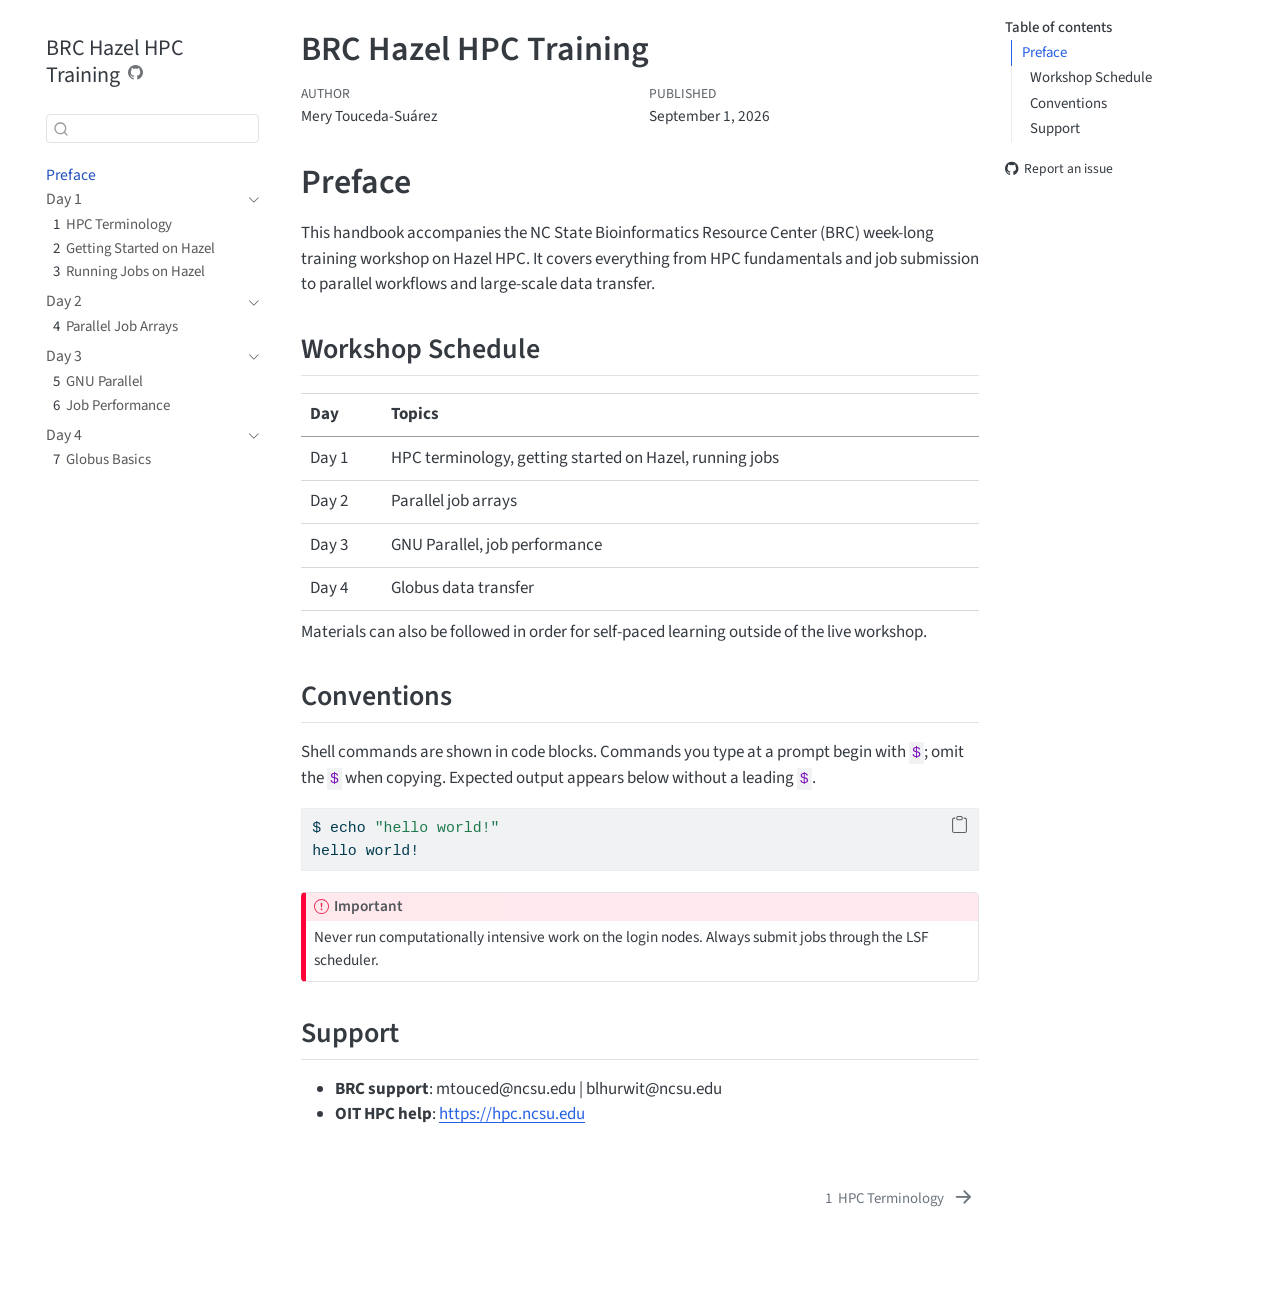
<file: index.html>
<!DOCTYPE html>
<html xmlns="http://www.w3.org/1999/xhtml" lang="en" xml:lang="en"><head>

<meta charset="utf-8">
<meta name="generator" content="quarto-1.10.18">

<meta name="viewport" content="width=device-width, initial-scale=1.0, user-scalable=yes">

<meta name="author" content="Mery Touceda-Suárez">
<meta name="dcterms.date" content="2026-09-01">

<title>BRC Hazel HPC Training</title>
<style>
/* Default styles provided by pandoc.
** See https://pandoc.org/MANUAL.html#variables-for-html for config info.
*/
span.smallcaps{font-variant: small-caps;}
div.columns{display: flex; gap: 1.5em;}
div.column{flex: auto;}
@media screen {
div.columns{gap: min(4vw, 1.5em);}
div.column{overflow-x: auto;}
}
div.hanging-indent{margin-left: 1.5em; text-indent: -1.5em;}
ul.task-list{list-style: none;}
ul.task-list li input[type="checkbox"] {
  width: 0.8em;
  margin: 0 0.8em 0.2em -1em; /* quarto-specific, see https://github.com/quarto-dev/quarto-cli/issues/4556 */ 
  vertical-align: middle;
}
/* CSS for syntax highlighting */
html { -webkit-text-size-adjust: 100%; }
pre > code.sourceCode { white-space: pre; position: relative; }
pre > code.sourceCode > span { display: inline-block; line-height: 1.25; }
pre > code.sourceCode > span:empty { height: 1.2em; }
.sourceCode { overflow: visible; }
code.sourceCode > span { color: inherit; text-decoration: inherit; }
div.sourceCode { margin: 1em 0; }
pre.sourceCode { margin: 0; }
@media screen {
div.sourceCode { overflow: auto; }
}
@media print {
pre > code.sourceCode { white-space: pre-wrap; }
pre > code.sourceCode > span { text-indent: -5em; padding-left: 5em; }
}
pre.numberSource code
  { counter-reset: source-line 0; }
pre.numberSource code > span
  { position: relative; left: -4em; counter-increment: source-line; }
pre.numberSource code > span > a:first-child::before
  { content: counter(source-line);
    position: relative; left: -1em; text-align: right; vertical-align: baseline;
    border: none; display: inline-block;
    -webkit-touch-callout: none; -webkit-user-select: none;
    -khtml-user-select: none; -moz-user-select: none;
    -ms-user-select: none; user-select: none;
    padding: 0 4px; width: 4em;
  }
pre.numberSource { margin-left: 3em;  padding-left: 4px; }
div.sourceCode
  {   }
@media screen {
pre > code.sourceCode > span > a:first-child::before { text-decoration: underline; }
}
</style>


<script src="site_libs/quarto-nav/quarto-nav.js"></script>
<script src="site_libs/quarto-nav/headroom.min.js"></script>
<script src="site_libs/clipboard/clipboard.min.js"></script>
<script src="site_libs/quarto-search/autocomplete.umd.js"></script>
<script src="site_libs/quarto-search/fuse.min.js"></script>
<script src="site_libs/quarto-search/quarto-search.js"></script>
<meta name="quarto:offset" content="./">
<link href="./notebooks/00_hpc_terminology.html" rel="next">
<script src="site_libs/quarto-html/quarto.js" type="module"></script>
<script src="site_libs/quarto-html/tabsets/tabsets.js" type="module"></script>
<script src="site_libs/quarto-html/popper.min.js"></script>
<script src="site_libs/quarto-html/tippy.umd.min.js"></script>
<script src="site_libs/quarto-html/anchor.min.js"></script>
<link href="site_libs/quarto-html/tippy.css" rel="stylesheet">
<link href="site_libs/quarto-html/quarto-syntax-highlighting-64a204ab8560d761af7679ceaba22944.css" rel="stylesheet" id="quarto-text-highlighting-styles">
<script src="site_libs/bootstrap/bootstrap.min.js"></script>
<link href="site_libs/bootstrap/bootstrap-icons.css" rel="stylesheet">
<link href="site_libs/bootstrap/bootstrap-77f877a8bbdaf906de76408b5606b2fd.min.css" rel="stylesheet" append-hash="true" id="quarto-bootstrap" data-mode="light">
<script id="quarto-search-options" type="application/json">{
  "location": "sidebar",
  "copy-button": false,
  "collapse-after": 3,
  "panel-placement": "start",
  "type": "textbox",
  "limit": 50,
  "keyboard-shortcut": [
    "f",
    "/",
    "s"
  ],
  "show-item-context": false,
  "language": {
    "search-no-results-text": "No results",
    "search-matching-documents-text": "matching documents",
    "search-copy-link-title": "Copy link to search",
    "search-hide-matches-text": "Hide additional matches",
    "search-more-match-text": "more match in this document",
    "search-more-matches-text": "more matches in this document",
    "search-clear-button-title": "Clear",
    "search-text-placeholder": "",
    "search-detached-cancel-button-title": "Cancel",
    "search-submit-button-title": "Submit",
    "search-label": "Search"
  }
}</script>


</head>

<body class="nav-sidebar floating quarto-light">

<div id="quarto-search-results"></div>
  <header id="quarto-header" class="headroom fixed-top">
  <nav class="quarto-secondary-nav">
    <div class="container-fluid d-flex">
      <button type="button" class="quarto-btn-toggle btn" data-bs-toggle="collapse" role="button" data-bs-target=".quarto-sidebar-collapse-item" aria-controls="quarto-sidebar" aria-expanded="false" aria-label="Toggle sidebar navigation" onclick="if (window.quartoToggleHeadroom) { window.quartoToggleHeadroom(); }">
        <i class="bi bi-layout-text-sidebar-reverse"></i>
      </button>
        <nav class="quarto-page-breadcrumbs" aria-label="breadcrumb"><ol class="breadcrumb"><li class="breadcrumb-item"><a href="./index.html">Preface</a></li></ol></nav>
        <a class="flex-grow-1" role="navigation" data-bs-toggle="collapse" data-bs-target=".quarto-sidebar-collapse-item" aria-controls="quarto-sidebar" aria-expanded="false" aria-label="Toggle sidebar navigation" onclick="if (window.quartoToggleHeadroom) { window.quartoToggleHeadroom(); }">      
        </a>
      <button type="button" class="btn quarto-search-button" aria-label="Search" onclick="window.quartoOpenSearch();">
        <i class="bi bi-search"></i>
      </button>
    </div>
  </nav>
</header>
<!-- content -->
<div id="quarto-content" class="quarto-container page-columns page-rows-contents page-layout-article">
<!-- sidebar -->
  <nav id="quarto-sidebar" class="sidebar collapse collapse-horizontal quarto-sidebar-collapse-item sidebar-navigation floating overflow-auto">
    <div class="pt-lg-2 mt-2 text-left sidebar-header">
    <div class="sidebar-title mb-0 py-0">
      <a href="./">BRC Hazel HPC Training</a> 
        <div class="sidebar-tools-main">
    <a href="https://github.com/hurwitzlab/brc_hazel_training" title="Source Code" class="quarto-navigation-tool px-1" aria-label="Source Code"><i class="bi bi-github"></i></a>
</div>
    </div>
      </div>
        <div class="mt-2 flex-shrink-0 align-items-center">
        <div class="sidebar-search">
        <div id="quarto-search" class="" title="Search"></div>
        </div>
        </div>
    <div class="sidebar-menu-container"> 
    <ul class="list-unstyled mt-1">
        <li class="sidebar-item">
  <div class="sidebar-item-container"> 
  <a href="./index.html" class="sidebar-item-text sidebar-link active">
 <span class="menu-text">Preface</span></a>
  </div>
</li>
        <li class="sidebar-item sidebar-item-section">
      <div class="sidebar-item-container"> 
            <a class="sidebar-item-text sidebar-link text-start" data-bs-toggle="collapse" data-bs-target="#quarto-sidebar-section-1" role="navigation" aria-expanded="true">
 <span class="menu-text">Day 1</span></a>
          <a class="sidebar-item-toggle text-start" data-bs-toggle="collapse" data-bs-target="#quarto-sidebar-section-1" role="navigation" aria-expanded="true" aria-label="Toggle section">
            <i class="bi bi-chevron-right ms-2"></i>
          </a> 
      </div>
      <ul id="quarto-sidebar-section-1" class="collapse list-unstyled sidebar-section depth1 show">  
          <li class="sidebar-item">
  <div class="sidebar-item-container"> 
  <a href="./notebooks/00_hpc_terminology.html" class="sidebar-item-text sidebar-link">
 <span class="menu-text"><span class="chapter-number">1</span>&nbsp; <span class="chapter-title">HPC Terminology</span></span></a>
  </div>
</li>
          <li class="sidebar-item">
  <div class="sidebar-item-container"> 
  <a href="./notebooks/01_ncsu_hazel_hpc.html" class="sidebar-item-text sidebar-link">
 <span class="menu-text"><span class="chapter-number">2</span>&nbsp; <span class="chapter-title">Getting Started on Hazel</span></span></a>
  </div>
</li>
          <li class="sidebar-item">
  <div class="sidebar-item-container"> 
  <a href="./notebooks/02_hazel_jobs.html" class="sidebar-item-text sidebar-link">
 <span class="menu-text"><span class="chapter-number">3</span>&nbsp; <span class="chapter-title">Running Jobs on Hazel</span></span></a>
  </div>
</li>
      </ul>
  </li>
        <li class="sidebar-item sidebar-item-section">
      <div class="sidebar-item-container"> 
            <a class="sidebar-item-text sidebar-link text-start" data-bs-toggle="collapse" data-bs-target="#quarto-sidebar-section-2" role="navigation" aria-expanded="true">
 <span class="menu-text">Day 2</span></a>
          <a class="sidebar-item-toggle text-start" data-bs-toggle="collapse" data-bs-target="#quarto-sidebar-section-2" role="navigation" aria-expanded="true" aria-label="Toggle section">
            <i class="bi bi-chevron-right ms-2"></i>
          </a> 
      </div>
      <ul id="quarto-sidebar-section-2" class="collapse list-unstyled sidebar-section depth1 show">  
          <li class="sidebar-item">
  <div class="sidebar-item-container"> 
  <a href="./notebooks/04_parallel_jobs.html" class="sidebar-item-text sidebar-link">
 <span class="menu-text"><span class="chapter-number">4</span>&nbsp; <span class="chapter-title">Parallel Job Arrays</span></span></a>
  </div>
</li>
      </ul>
  </li>
        <li class="sidebar-item sidebar-item-section">
      <div class="sidebar-item-container"> 
            <a class="sidebar-item-text sidebar-link text-start" data-bs-toggle="collapse" data-bs-target="#quarto-sidebar-section-3" role="navigation" aria-expanded="true">
 <span class="menu-text">Day 3</span></a>
          <a class="sidebar-item-toggle text-start" data-bs-toggle="collapse" data-bs-target="#quarto-sidebar-section-3" role="navigation" aria-expanded="true" aria-label="Toggle section">
            <i class="bi bi-chevron-right ms-2"></i>
          </a> 
      </div>
      <ul id="quarto-sidebar-section-3" class="collapse list-unstyled sidebar-section depth1 show">  
          <li class="sidebar-item">
  <div class="sidebar-item-container"> 
  <a href="./notebooks/03_gnu_parallel.html" class="sidebar-item-text sidebar-link">
 <span class="menu-text"><span class="chapter-number">5</span>&nbsp; <span class="chapter-title">GNU Parallel</span></span></a>
  </div>
</li>
          <li class="sidebar-item">
  <div class="sidebar-item-container"> 
  <a href="./notebooks/05_job_performance.html" class="sidebar-item-text sidebar-link">
 <span class="menu-text"><span class="chapter-number">6</span>&nbsp; <span class="chapter-title">Job Performance</span></span></a>
  </div>
</li>
      </ul>
  </li>
        <li class="sidebar-item sidebar-item-section">
      <div class="sidebar-item-container"> 
            <a class="sidebar-item-text sidebar-link text-start" data-bs-toggle="collapse" data-bs-target="#quarto-sidebar-section-4" role="navigation" aria-expanded="true">
 <span class="menu-text">Day 4</span></a>
          <a class="sidebar-item-toggle text-start" data-bs-toggle="collapse" data-bs-target="#quarto-sidebar-section-4" role="navigation" aria-expanded="true" aria-label="Toggle section">
            <i class="bi bi-chevron-right ms-2"></i>
          </a> 
      </div>
      <ul id="quarto-sidebar-section-4" class="collapse list-unstyled sidebar-section depth1 show">  
          <li class="sidebar-item">
  <div class="sidebar-item-container"> 
  <a href="./notebooks/globus_basics.html" class="sidebar-item-text sidebar-link">
 <span class="menu-text"><span class="chapter-number">7</span>&nbsp; <span class="chapter-title">Globus Basics</span></span></a>
  </div>
</li>
      </ul>
  </li>
    </ul>
    </div>
</nav>
<div id="quarto-sidebar-glass" class="quarto-sidebar-collapse-item" data-bs-toggle="collapse" data-bs-target=".quarto-sidebar-collapse-item"></div>
<!-- margin-sidebar -->
    <div id="quarto-margin-sidebar" class="sidebar margin-sidebar">
        <nav id="TOC" role="doc-toc" class="toc-active">
    <h2 id="toc-title">Table of contents</h2>
   
  <ul>
  <li><a href="#preface" id="toc-preface" class="nav-link active" data-scroll-target="#preface">Preface</a>
  <ul class="collapse">
  <li><a href="#workshop-schedule" id="toc-workshop-schedule" class="nav-link" data-scroll-target="#workshop-schedule">Workshop Schedule</a></li>
  <li><a href="#conventions" id="toc-conventions" class="nav-link" data-scroll-target="#conventions">Conventions</a></li>
  <li><a href="#support" id="toc-support" class="nav-link" data-scroll-target="#support">Support</a></li>
  </ul></li>
  </ul>
<div class="toc-actions"><ul><li><a href="https://github.com/hurwitzlab/brc_hazel_training/issues/new" class="toc-action"><i class="bi bi-github"></i>Report an issue</a></li></ul></div></nav>
    </div>
<!-- main -->
<main class="content" id="quarto-document-content">

<header id="title-block-header" class="quarto-title-block default">
<div class="quarto-title">
<h1 class="title">BRC Hazel HPC Training</h1>
</div>



<div class="quarto-title-meta">

    <div>
    <div class="quarto-title-meta-heading">Author</div>
    <div class="quarto-title-meta-contents">
             <p>Mery Touceda-Suárez </p>
          </div>
  </div>
    
    <div>
    <div class="quarto-title-meta-heading">Published</div>
    <div class="quarto-title-meta-contents">
      <p class="date">September 1, 2026</p>
    </div>
  </div>
  
    
  </div>
  


</header>


<section id="preface" class="level1 unnumbered">
<h1 class="unnumbered">Preface</h1>
<p>This handbook accompanies the NC State Bioinformatics Resource Center (BRC) week-long training workshop on Hazel HPC. It covers everything from HPC fundamentals and job submission to parallel workflows and large-scale data transfer.</p>
<section id="workshop-schedule" class="level2">
<h2 class="anchored" data-anchor-id="workshop-schedule">Workshop Schedule</h2>
<table class="caption-top table">
<thead>
<tr class="header">
<th>Day</th>
<th>Topics</th>
</tr>
</thead>
<tbody>
<tr class="odd">
<td>Day 1</td>
<td>HPC terminology, getting started on Hazel, running jobs</td>
</tr>
<tr class="even">
<td>Day 2</td>
<td>Parallel job arrays</td>
</tr>
<tr class="odd">
<td>Day 3</td>
<td>GNU Parallel, job performance</td>
</tr>
<tr class="even">
<td>Day 4</td>
<td>Globus data transfer</td>
</tr>
</tbody>
</table>
<p>Materials can also be followed in order for self-paced learning outside of the live workshop.</p>
</section>
<section id="conventions" class="level2">
<h2 class="anchored" data-anchor-id="conventions">Conventions</h2>
<p>Shell commands are shown in code blocks. Commands you type at a prompt begin with <code>$</code>; omit the <code>$</code> when copying. Expected output appears below without a leading <code>$</code>.</p>
<div class="code-copy-outer-scaffold"><div class="sourceCode" id="cb1"><pre class="sourceCode bash code-with-copy"><code class="sourceCode bash"><span id="cb1-1"><a href="#cb1-1" aria-hidden="true" tabindex="-1"></a><span class="ex">$</span> echo <span class="st">"hello world!"</span></span>
<span id="cb1-2"><a href="#cb1-2" aria-hidden="true" tabindex="-1"></a><span class="ex">hello</span> world!</span></code></pre></div><button title="Copy to Clipboard" class="code-copy-button"><i class="bi"></i></button></div>
<div class="callout callout-style-default callout-important callout-titled">
<div class="callout-header d-flex align-content-center">
<div class="callout-icon-container">
<i class="callout-icon"></i>
</div>
<div class="callout-title-container flex-fill">
Important
</div>
</div>
<div class="callout-body-container callout-body">
<p>Never run computationally intensive work on the login nodes. Always submit jobs through the LSF scheduler.</p>
</div>
</div>
</section>
<section id="support" class="level2">
<h2 class="anchored" data-anchor-id="support">Support</h2>
<ul>
<li><strong>BRC support</strong>: mtouced@ncsu.edu | blhurwit@ncsu.edu</li>
<li><strong>OIT HPC help</strong>: <a href="https://hpc.ncsu.edu" class="uri">https://hpc.ncsu.edu</a></li>
</ul>


</section>
</section>

</main> <!-- /main -->
<script id="quarto-html-after-body" type="application/javascript">
  window.document.addEventListener("DOMContentLoaded", function (event) {
    const icon = "";
    const anchorJS = new window.AnchorJS();
    anchorJS.options = {
      placement: 'right',
      icon: icon
    };
    anchorJS.add('.anchored');
    const isCodeAnnotation = (el) => {
      for (const clz of el.classList) {
        if (clz.startsWith('code-annotation-')) {                     
          return true;
        }
      }
      return false;
    }
    const onCopySuccess = function(e) {
      // button target
      const button = e.trigger;
      // don't keep focus
      button.blur();
      // flash "checked"
      button.classList.add('code-copy-button-checked');
      var currentTitle = button.getAttribute("title");
      button.setAttribute("title", "Copied!");
      let tooltip;
      if (window.bootstrap) {
        button.setAttribute("data-bs-toggle", "tooltip");
        button.setAttribute("data-bs-placement", "left");
        button.setAttribute("data-bs-title", "Copied!");
        tooltip = new bootstrap.Tooltip(button, 
          { trigger: "manual", 
            customClass: "code-copy-button-tooltip",
            offset: [0, -8]});
        tooltip.show();    
      }
      setTimeout(function() {
        if (tooltip) {
          tooltip.hide();
          button.removeAttribute("data-bs-title");
          button.removeAttribute("data-bs-toggle");
          button.removeAttribute("data-bs-placement");
        }
        button.setAttribute("title", currentTitle);
        button.classList.remove('code-copy-button-checked');
      }, 1000);
      // clear code selection
      e.clearSelection();
    }
    const getTextToCopy = function(trigger) {
      const outerScaffold = trigger.parentElement.cloneNode(true);
      const codeEl = outerScaffold.querySelector('code');
      for (const childEl of codeEl.children) {
        if (isCodeAnnotation(childEl)) {
          childEl.remove();
        }
      }
      return codeEl.innerText;
    }
    const clipboard = new window.ClipboardJS('.code-copy-button:not([data-in-quarto-modal])', {
      text: getTextToCopy
    });
    clipboard.on('success', onCopySuccess);
    if (window.document.getElementById('quarto-embedded-source-code-modal')) {
      const clipboardModal = new window.ClipboardJS('.code-copy-button[data-in-quarto-modal]', {
        text: getTextToCopy,
        container: window.document.getElementById('quarto-embedded-source-code-modal')
      });
      clipboardModal.on('success', onCopySuccess);
    }
      var localhostRegex = new RegExp(/^(?:http|https):\/\/localhost\:?[0-9]*\//);
      var mailtoRegex = new RegExp(/^mailto:/);
        var filterRegex = new RegExp('/' + window.location.host + '/');
      var isInternal = (href) => {
          return filterRegex.test(href) || localhostRegex.test(href) || mailtoRegex.test(href);
      }
      // Inspect non-navigation links and adorn them if external
     var links = window.document.querySelectorAll('a[href]:not(.nav-link):not(.navbar-brand):not(.toc-action):not(.sidebar-link):not(.sidebar-item-toggle):not(.pagination-link):not(.no-external):not([aria-hidden]):not(.dropdown-item):not(.quarto-navigation-tool):not(.about-link)');
      for (var i=0; i<links.length; i++) {
        const link = links[i];
        if (!isInternal(link.href)) {
          // undo the damage that might have been done by quarto-nav.js in the case of
          // links that we want to consider external
          if (link.dataset.originalHref !== undefined) {
            link.href = link.dataset.originalHref;
          }
        }
      }
    function tippyHover(el, contentFn, onTriggerFn, onUntriggerFn) {
      const config = {
        allowHTML: true,
        maxWidth: 500,
        delay: 100,
        arrow: false,
        appendTo: function(el) {
            return el.parentElement;
        },
        interactive: true,
        interactiveBorder: 10,
        theme: 'quarto',
        placement: 'bottom-start',
      };
      if (contentFn) {
        config.content = contentFn;
      }
      if (onTriggerFn) {
        config.onTrigger = onTriggerFn;
      }
      if (onUntriggerFn) {
        config.onUntrigger = onUntriggerFn;
      }
      window.tippy(el, config); 
    }
    const noterefs = window.document.querySelectorAll('a[role="doc-noteref"]');
    for (var i=0; i<noterefs.length; i++) {
      const ref = noterefs[i];
      tippyHover(ref, function() {
        // use id or data attribute instead here
        let href = ref.getAttribute('data-footnote-href') || ref.getAttribute('href');
        try { href = new URL(href).hash; } catch {}
        const id = href.replace(/^#\/?/, "");
        const note = window.document.getElementById(id);
        if (note) {
          return note.innerHTML;
        } else {
          return "";
        }
      });
    }
    const xrefs = window.document.querySelectorAll('a.quarto-xref');
    const processXRef = (id, note) => {
      // Strip column container classes
      const stripColumnClz = (el) => {
        el.classList.remove("page-full", "page-columns");
        if (el.children) {
          for (const child of el.children) {
            stripColumnClz(child);
          }
        }
      }
      stripColumnClz(note)
      if (id === null || id.startsWith('sec-')) {
        // Special case sections, only their first couple elements
        const container = document.createElement("div");
        if (note.children && note.children.length > 2) {
          container.appendChild(note.children[0].cloneNode(true));
          for (let i = 1; i < note.children.length; i++) {
            const child = note.children[i];
            if (child.tagName === "P" && child.innerText === "") {
              continue;
            } else {
              container.appendChild(child.cloneNode(true));
              break;
            }
          }
          if (window.Quarto?.typesetMath) {
            window.Quarto.typesetMath(container);
          }
          return container.innerHTML
        } else {
          if (window.Quarto?.typesetMath) {
            window.Quarto.typesetMath(note);
          }
          return note.innerHTML;
        }
      } else {
        // Remove any anchor links if they are present
        const anchorLink = note.querySelector('a.anchorjs-link');
        if (anchorLink) {
          anchorLink.remove();
        }
        if (window.Quarto?.typesetMath) {
          window.Quarto.typesetMath(note);
        }
        if (note.classList.contains("callout")) {
          return note.outerHTML;
        } else {
          return note.innerHTML;
        }
      }
    }
    for (var i=0; i<xrefs.length; i++) {
      const xref = xrefs[i];
      tippyHover(xref, undefined, function(instance) {
        instance.disable();
        let url = xref.getAttribute('href');
        let hash = undefined; 
        if (url.startsWith('#')) {
          hash = url;
        } else {
          try { hash = new URL(url).hash; } catch {}
        }
        if (hash) {
          const id = hash.replace(/^#\/?/, "");
          const note = window.document.getElementById(id);
          if (note !== null) {
            try {
              const html = processXRef(id, note.cloneNode(true));
              instance.setContent(html);
            } finally {
              instance.enable();
              instance.show();
            }
          } else {
            // See if we can fetch this
            fetch(url.split('#')[0])
            .then(res => res.text())
            .then(html => {
              const parser = new DOMParser();
              const htmlDoc = parser.parseFromString(html, "text/html");
              const note = htmlDoc.getElementById(id);
              if (note !== null) {
                const html = processXRef(id, note);
                instance.setContent(html);
              } 
            }).finally(() => {
              instance.enable();
              instance.show();
            });
          }
        } else {
          // See if we can fetch a full url (with no hash to target)
          // This is a special case and we should probably do some content thinning / targeting
          fetch(url)
          .then(res => res.text())
          .then(html => {
            const parser = new DOMParser();
            const htmlDoc = parser.parseFromString(html, "text/html");
            const note = htmlDoc.querySelector('main.content');
            if (note !== null) {
              // This should only happen for chapter cross references
              // (since there is no id in the URL)
              // remove the first header
              if (note.children.length > 0 && note.children[0].tagName === "HEADER") {
                note.children[0].remove();
              }
              const html = processXRef(null, note);
              instance.setContent(html);
            } 
          }).finally(() => {
            instance.enable();
            instance.show();
          });
        }
      }, function(instance) {
      });
    }
        let selectedAnnoteEl;
        const selectorForAnnotation = ( cell, annotation) => {
          let cellAttr = 'data-code-cell="' + cell + '"';
          let lineAttr = 'data-code-annotation="' +  annotation + '"';
          const selector = 'span[' + cellAttr + '][' + lineAttr + ']';
          return selector;
        }
        const selectCodeLines = (annoteEl) => {
          const doc = window.document;
          const targetCell = annoteEl.getAttribute("data-target-cell");
          const targetAnnotation = annoteEl.getAttribute("data-target-annotation");
          const annoteSpan = window.document.querySelector(selectorForAnnotation(targetCell, targetAnnotation));
          const lines = annoteSpan.getAttribute("data-code-lines").split(",");
          const lineIds = lines.map((line) => {
            return targetCell + "-" + line;
          })
          let top = null;
          let height = null;
          let parent = null;
          if (lineIds.length > 0) {
              //compute the position of the single el (top and bottom and make a div)
              const el = window.document.getElementById(lineIds[0]);
              top = el.offsetTop;
              height = el.offsetHeight;
              parent = el.parentElement.parentElement;
            if (lineIds.length > 1) {
              const lastEl = window.document.getElementById(lineIds[lineIds.length - 1]);
              const bottom = lastEl.offsetTop + lastEl.offsetHeight;
              height = bottom - top;
            }
            if (top !== null && height !== null && parent !== null) {
              // cook up a div (if necessary) and position it 
              let div = window.document.getElementById("code-annotation-line-highlight");
              if (div === null) {
                div = window.document.createElement("div");
                div.setAttribute("id", "code-annotation-line-highlight");
                div.style.position = 'absolute';
                parent.appendChild(div);
              }
              div.style.top = top - 2 + "px";
              div.style.height = height + 4 + "px";
              div.style.left = 0;
              let gutterDiv = window.document.getElementById("code-annotation-line-highlight-gutter");
              if (gutterDiv === null) {
                gutterDiv = window.document.createElement("div");
                gutterDiv.setAttribute("id", "code-annotation-line-highlight-gutter");
                gutterDiv.style.position = 'absolute';
                const codeCell = window.document.getElementById(targetCell);
                const gutter = codeCell.querySelector('.code-annotation-gutter');
                gutter.appendChild(gutterDiv);
              }
              gutterDiv.style.top = top - 2 + "px";
              gutterDiv.style.height = height + 4 + "px";
            }
            selectedAnnoteEl = annoteEl;
          }
        };
        const unselectCodeLines = () => {
          const elementsIds = ["code-annotation-line-highlight", "code-annotation-line-highlight-gutter"];
          elementsIds.forEach((elId) => {
            const div = window.document.getElementById(elId);
            if (div) {
              div.remove();
            }
          });
          selectedAnnoteEl = undefined;
        };
          // Handle positioning of the toggle
      window.addEventListener(
        "resize",
        throttle(() => {
          elRect = undefined;
          if (selectedAnnoteEl) {
            selectCodeLines(selectedAnnoteEl);
          }
        }, 10)
      );
      function throttle(fn, ms) {
      let throttle = false;
      let timer;
        return (...args) => {
          if(!throttle) { // first call gets through
              fn.apply(this, args);
              throttle = true;
          } else { // all the others get throttled
              if(timer) clearTimeout(timer); // cancel #2
              timer = setTimeout(() => {
                fn.apply(this, args);
                timer = throttle = false;
              }, ms);
          }
        };
      }
        // Attach click handler to the DT
        const annoteDls = window.document.querySelectorAll('dt[data-target-cell]');
        for (const annoteDlNode of annoteDls) {
          annoteDlNode.addEventListener('click', (event) => {
            const clickedEl = event.target;
            if (clickedEl !== selectedAnnoteEl) {
              unselectCodeLines();
              const activeEl = window.document.querySelector('dt[data-target-cell].code-annotation-active');
              if (activeEl) {
                activeEl.classList.remove('code-annotation-active');
              }
              selectCodeLines(clickedEl);
              clickedEl.classList.add('code-annotation-active');
            } else {
              // Unselect the line
              unselectCodeLines();
              clickedEl.classList.remove('code-annotation-active');
            }
          });
        }
    const findCites = (el) => {
      const parentEl = el.parentElement;
      if (parentEl) {
        const cites = parentEl.dataset.cites;
        if (cites) {
          return {
            el,
            cites: cites.split(' ')
          };
        } else {
          return findCites(el.parentElement)
        }
      } else {
        return undefined;
      }
    };
    var bibliorefs = window.document.querySelectorAll('a[role="doc-biblioref"]');
    for (var i=0; i<bibliorefs.length; i++) {
      const ref = bibliorefs[i];
      const citeInfo = findCites(ref);
      if (citeInfo) {
        tippyHover(citeInfo.el, function() {
          var popup = window.document.createElement('div');
          citeInfo.cites.forEach(function(cite) {
            var citeDiv = window.document.createElement('div');
            citeDiv.classList.add('hanging-indent');
            citeDiv.classList.add('csl-entry');
            var biblioDiv = window.document.getElementById('ref-' + cite);
            if (biblioDiv) {
              citeDiv.innerHTML = biblioDiv.innerHTML;
            }
            popup.appendChild(citeDiv);
          });
          return popup.innerHTML;
        });
      }
    }
  });
  </script>
<nav class="page-navigation">
  <div class="nav-page nav-page-previous">
  </div>
  <div class="nav-page nav-page-next">
      <a href="./notebooks/00_hpc_terminology.html" class="pagination-link" aria-label="HPC Terminology">
        <span class="nav-page-text"><span class="chapter-number">1</span>&nbsp; <span class="chapter-title">HPC Terminology</span></span> <i class="bi bi-arrow-right-short"></i>
      </a>
  </div>
</nav>
</div> <!-- /content -->




<footer class="footer"><div class="nav-footer"><div class="nav-footer-center"><div class="toc-actions d-sm-block d-md-none"><ul><li><a href="https://github.com/hurwitzlab/brc_hazel_training/issues/new" class="toc-action"><i class="bi bi-github"></i>Report an issue</a></li></ul></div></div></div></footer></body></html>
</file>
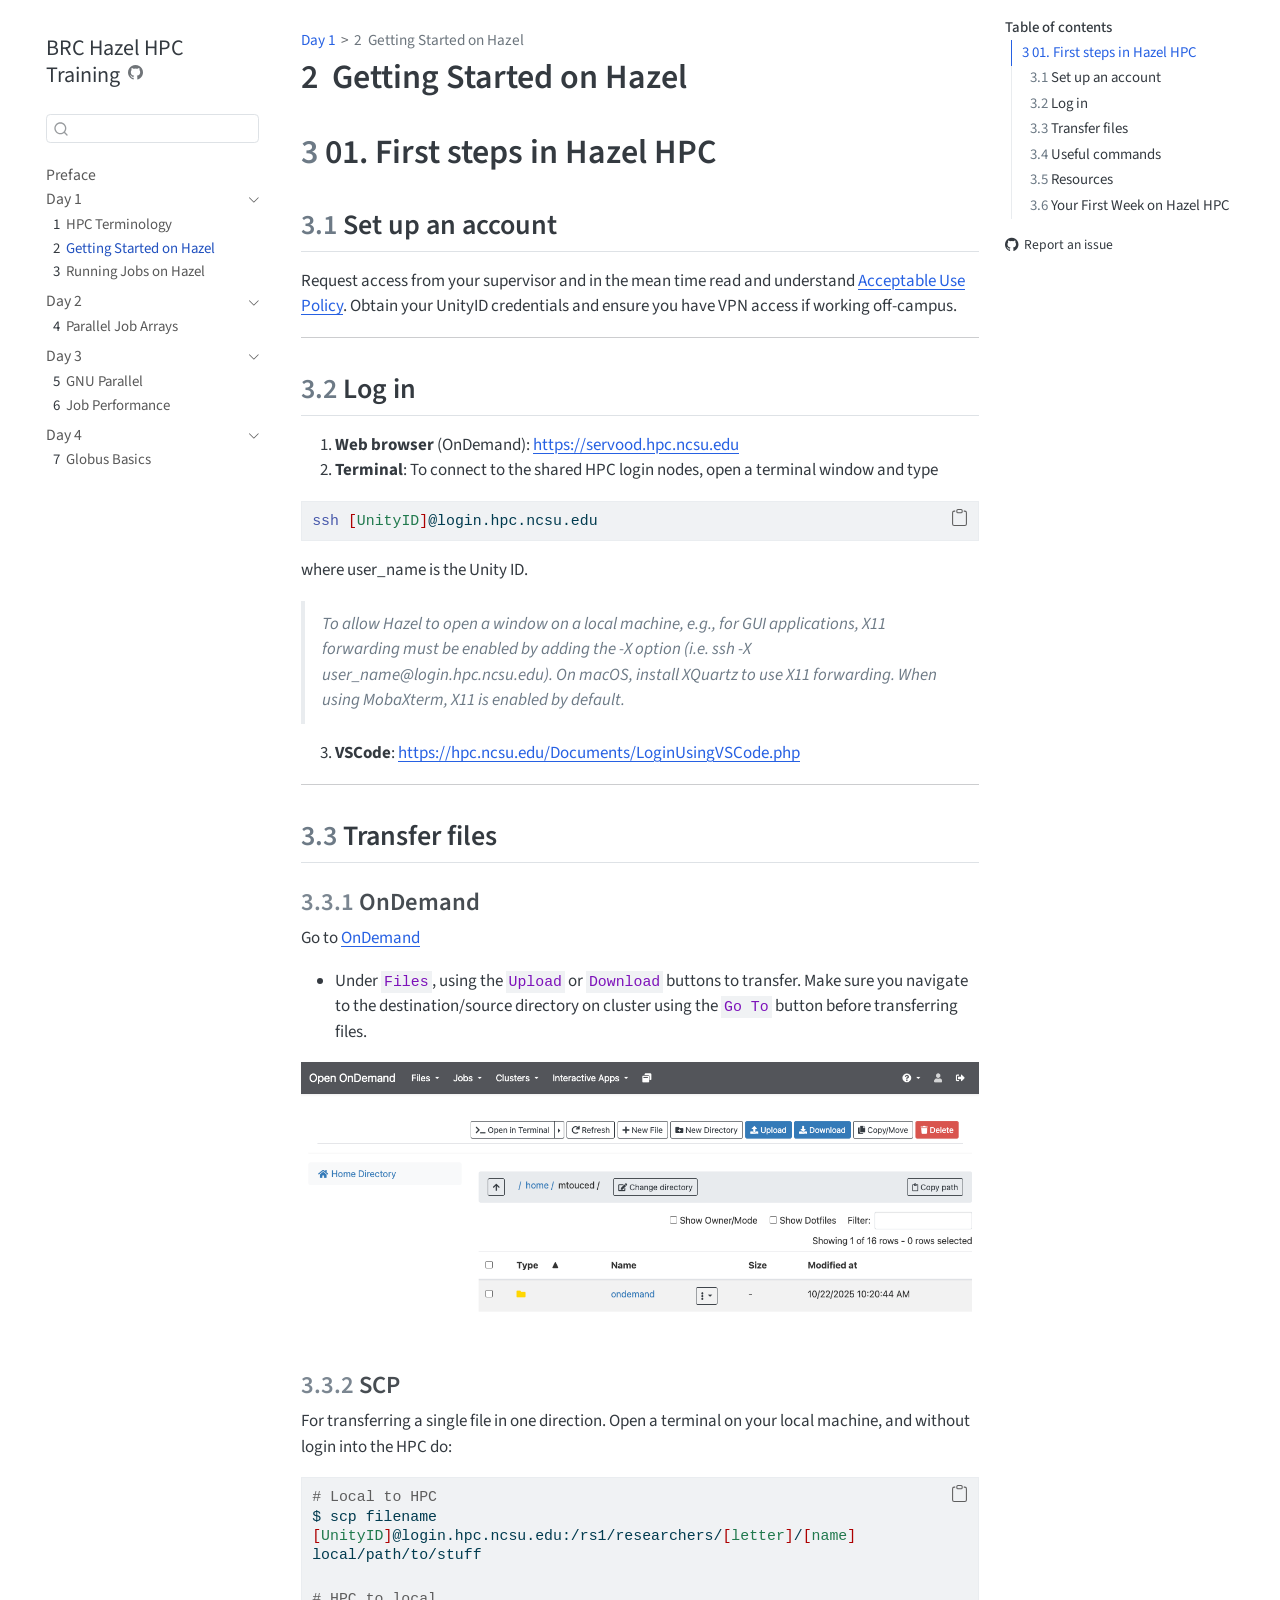
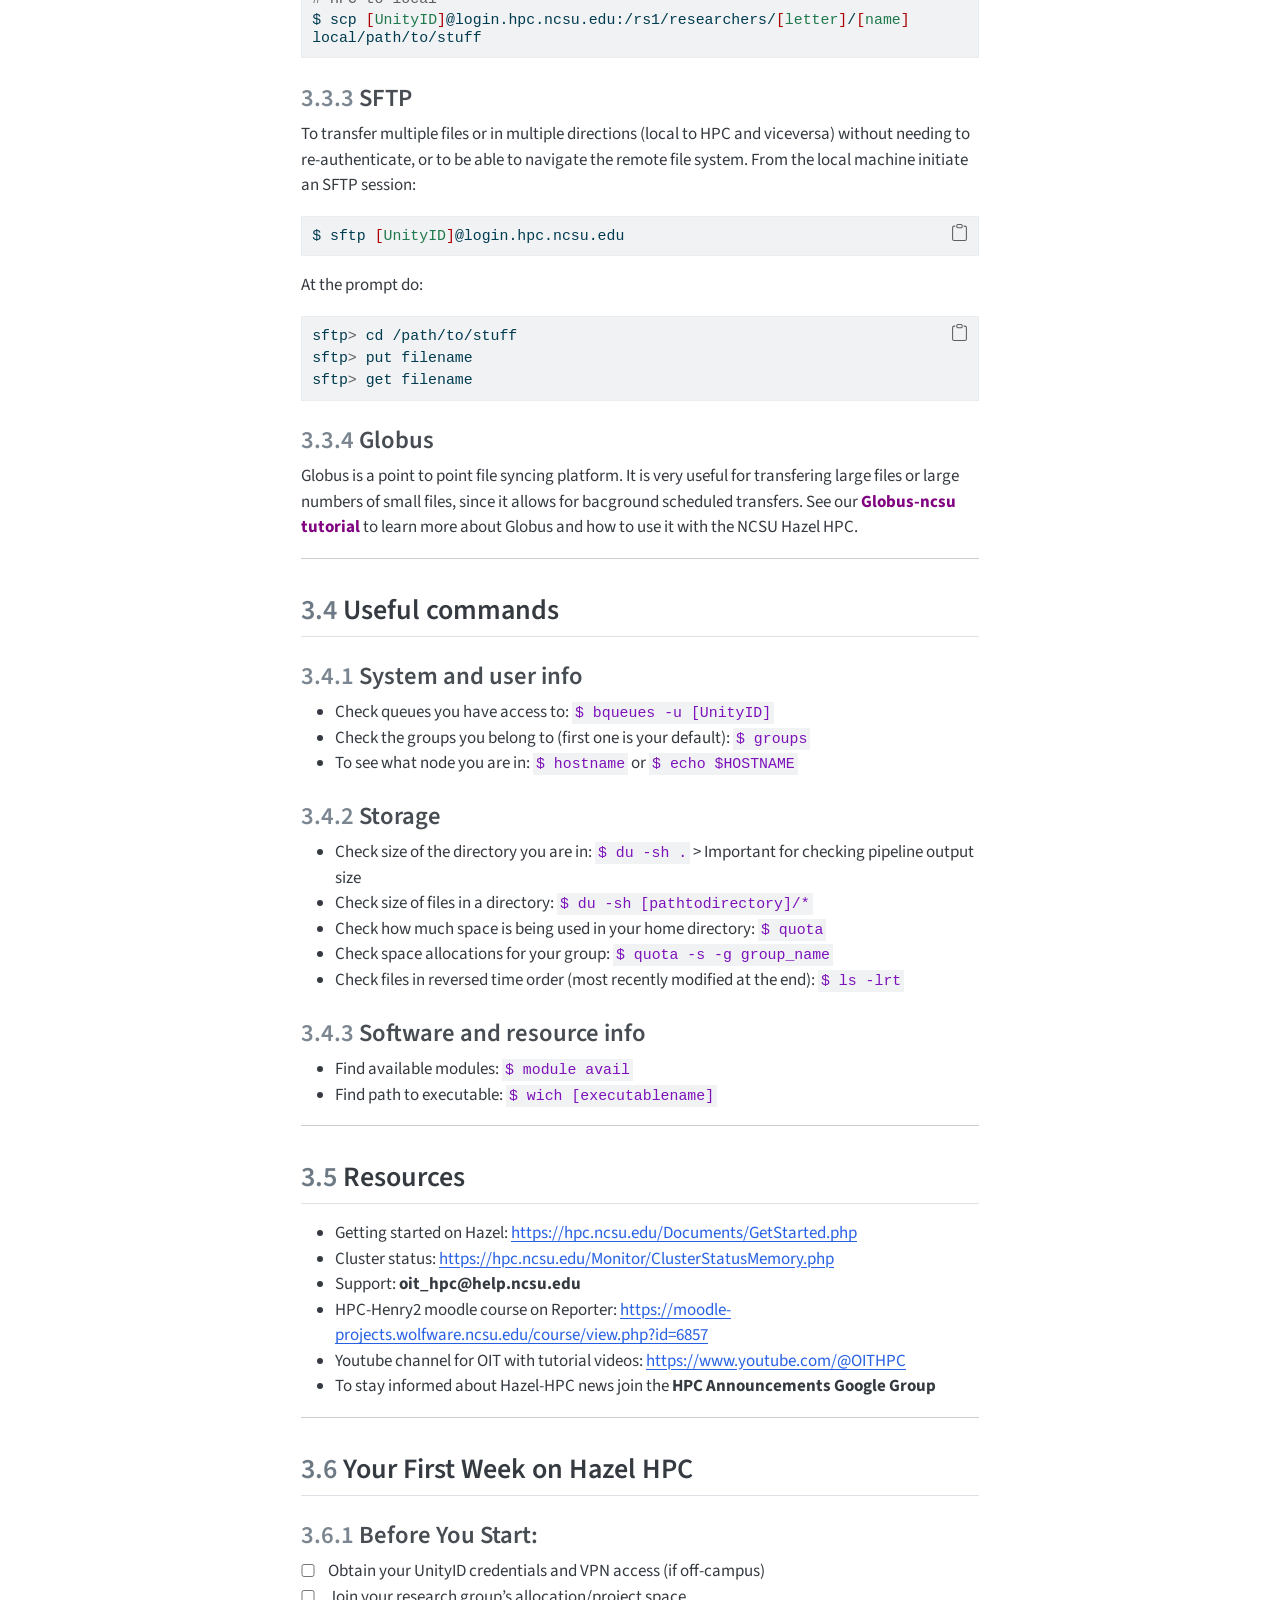
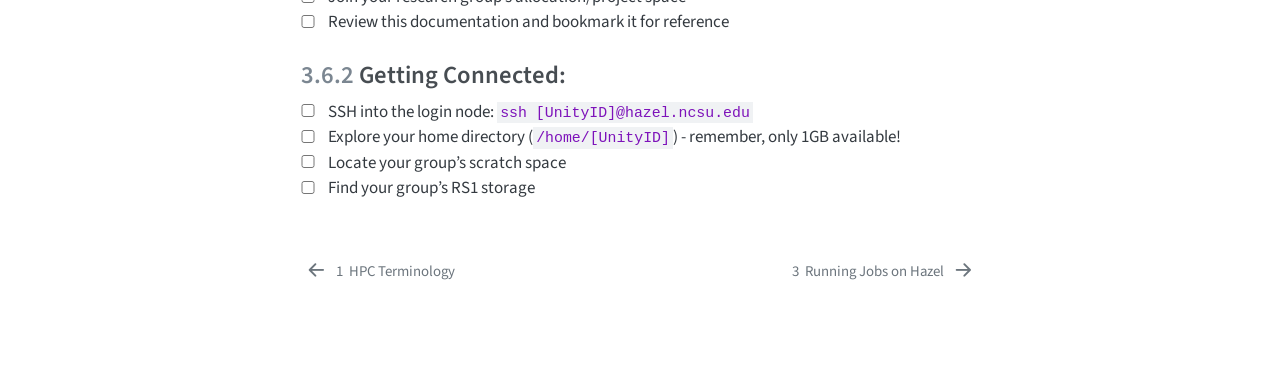
<file: notebooks/01_ncsu_hazel_hpc.html>
<!DOCTYPE html>
<html xmlns="http://www.w3.org/1999/xhtml" lang="en" xml:lang="en"><head>

<meta charset="utf-8">
<meta name="generator" content="quarto-1.10.18">

<meta name="viewport" content="width=device-width, initial-scale=1.0, user-scalable=yes">


<title>2&nbsp; Getting Started on Hazel – BRC Hazel HPC Training</title>
<style>
/* Default styles provided by pandoc.
** See https://pandoc.org/MANUAL.html#variables-for-html for config info.
*/
span.smallcaps{font-variant: small-caps;}
div.columns{display: flex; gap: 1.5em;}
div.column{flex: auto;}
@media screen {
div.columns{gap: min(4vw, 1.5em);}
div.column{overflow-x: auto;}
}
div.hanging-indent{margin-left: 1.5em; text-indent: -1.5em;}
ul.task-list{list-style: none;}
ul.task-list li input[type="checkbox"] {
  width: 0.8em;
  margin: 0 0.8em 0.2em -1em; /* quarto-specific, see https://github.com/quarto-dev/quarto-cli/issues/4556 */ 
  vertical-align: middle;
}
/* CSS for syntax highlighting */
html { -webkit-text-size-adjust: 100%; }
pre > code.sourceCode { white-space: pre; position: relative; }
pre > code.sourceCode > span { display: inline-block; line-height: 1.25; }
pre > code.sourceCode > span:empty { height: 1.2em; }
.sourceCode { overflow: visible; }
code.sourceCode > span { color: inherit; text-decoration: inherit; }
div.sourceCode { margin: 1em 0; }
pre.sourceCode { margin: 0; }
@media screen {
div.sourceCode { overflow: auto; }
}
@media print {
pre > code.sourceCode { white-space: pre-wrap; }
pre > code.sourceCode > span { text-indent: -5em; padding-left: 5em; }
}
pre.numberSource code
  { counter-reset: source-line 0; }
pre.numberSource code > span
  { position: relative; left: -4em; counter-increment: source-line; }
pre.numberSource code > span > a:first-child::before
  { content: counter(source-line);
    position: relative; left: -1em; text-align: right; vertical-align: baseline;
    border: none; display: inline-block;
    -webkit-touch-callout: none; -webkit-user-select: none;
    -khtml-user-select: none; -moz-user-select: none;
    -ms-user-select: none; user-select: none;
    padding: 0 4px; width: 4em;
  }
pre.numberSource { margin-left: 3em;  padding-left: 4px; }
div.sourceCode
  {   }
@media screen {
pre > code.sourceCode > span > a:first-child::before { text-decoration: underline; }
}
</style>


<script src="../site_libs/quarto-nav/quarto-nav.js"></script>
<script src="../site_libs/quarto-nav/headroom.min.js"></script>
<script src="../site_libs/clipboard/clipboard.min.js"></script>
<script src="../site_libs/quarto-search/autocomplete.umd.js"></script>
<script src="../site_libs/quarto-search/fuse.min.js"></script>
<script src="../site_libs/quarto-search/quarto-search.js"></script>
<meta name="quarto:offset" content="../">
<link href="../notebooks/02_hazel_jobs.html" rel="next">
<link href="../notebooks/00_hpc_terminology.html" rel="prev">
<script src="../site_libs/quarto-html/quarto.js" type="module"></script>
<script src="../site_libs/quarto-html/tabsets/tabsets.js" type="module"></script>
<script src="../site_libs/quarto-html/popper.min.js"></script>
<script src="../site_libs/quarto-html/tippy.umd.min.js"></script>
<script src="../site_libs/quarto-html/anchor.min.js"></script>
<link href="../site_libs/quarto-html/tippy.css" rel="stylesheet">
<link href="../site_libs/quarto-html/quarto-syntax-highlighting-64a204ab8560d761af7679ceaba22944.css" rel="stylesheet" id="quarto-text-highlighting-styles">
<script src="../site_libs/bootstrap/bootstrap.min.js"></script>
<link href="../site_libs/bootstrap/bootstrap-icons.css" rel="stylesheet">
<link href="../site_libs/bootstrap/bootstrap-77f877a8bbdaf906de76408b5606b2fd.min.css" rel="stylesheet" append-hash="true" id="quarto-bootstrap" data-mode="light">
<script id="quarto-search-options" type="application/json">{
  "location": "sidebar",
  "copy-button": false,
  "collapse-after": 3,
  "panel-placement": "start",
  "type": "textbox",
  "limit": 50,
  "keyboard-shortcut": [
    "f",
    "/",
    "s"
  ],
  "show-item-context": false,
  "language": {
    "search-no-results-text": "No results",
    "search-matching-documents-text": "matching documents",
    "search-copy-link-title": "Copy link to search",
    "search-hide-matches-text": "Hide additional matches",
    "search-more-match-text": "more match in this document",
    "search-more-matches-text": "more matches in this document",
    "search-clear-button-title": "Clear",
    "search-text-placeholder": "",
    "search-detached-cancel-button-title": "Cancel",
    "search-submit-button-title": "Submit",
    "search-label": "Search"
  }
}</script>


</head>

<body class="nav-sidebar floating quarto-light">

<div id="quarto-search-results"></div>
  <header id="quarto-header" class="headroom fixed-top">
  <nav class="quarto-secondary-nav">
    <div class="container-fluid d-flex">
      <button type="button" class="quarto-btn-toggle btn" data-bs-toggle="collapse" role="button" data-bs-target=".quarto-sidebar-collapse-item" aria-controls="quarto-sidebar" aria-expanded="false" aria-label="Toggle sidebar navigation" onclick="if (window.quartoToggleHeadroom) { window.quartoToggleHeadroom(); }">
        <i class="bi bi-layout-text-sidebar-reverse"></i>
      </button>
        <nav class="quarto-page-breadcrumbs" aria-label="breadcrumb"><ol class="breadcrumb"><li class="breadcrumb-item"><a href="../notebooks/00_hpc_terminology.html">Day 1</a></li><li class="breadcrumb-item"><a href="../notebooks/01_ncsu_hazel_hpc.html"><span class="chapter-number">2</span>&nbsp; <span class="chapter-title">Getting Started on Hazel</span></a></li></ol></nav>
        <a class="flex-grow-1" role="navigation" data-bs-toggle="collapse" data-bs-target=".quarto-sidebar-collapse-item" aria-controls="quarto-sidebar" aria-expanded="false" aria-label="Toggle sidebar navigation" onclick="if (window.quartoToggleHeadroom) { window.quartoToggleHeadroom(); }">      
        </a>
      <button type="button" class="btn quarto-search-button" aria-label="Search" onclick="window.quartoOpenSearch();">
        <i class="bi bi-search"></i>
      </button>
    </div>
  </nav>
</header>
<!-- content -->
<div id="quarto-content" class="quarto-container page-columns page-rows-contents page-layout-article">
<!-- sidebar -->
  <nav id="quarto-sidebar" class="sidebar collapse collapse-horizontal quarto-sidebar-collapse-item sidebar-navigation floating overflow-auto">
    <div class="pt-lg-2 mt-2 text-left sidebar-header">
    <div class="sidebar-title mb-0 py-0">
      <a href="../">BRC Hazel HPC Training</a> 
        <div class="sidebar-tools-main">
    <a href="https://github.com/hurwitzlab/brc_hazel_training" title="Source Code" class="quarto-navigation-tool px-1" aria-label="Source Code"><i class="bi bi-github"></i></a>
</div>
    </div>
      </div>
        <div class="mt-2 flex-shrink-0 align-items-center">
        <div class="sidebar-search">
        <div id="quarto-search" class="" title="Search"></div>
        </div>
        </div>
    <div class="sidebar-menu-container"> 
    <ul class="list-unstyled mt-1">
        <li class="sidebar-item">
  <div class="sidebar-item-container"> 
  <a href="../index.html" class="sidebar-item-text sidebar-link">
 <span class="menu-text">Preface</span></a>
  </div>
</li>
        <li class="sidebar-item sidebar-item-section">
      <div class="sidebar-item-container"> 
            <a class="sidebar-item-text sidebar-link text-start" data-bs-toggle="collapse" data-bs-target="#quarto-sidebar-section-1" role="navigation" aria-expanded="true">
 <span class="menu-text">Day 1</span></a>
          <a class="sidebar-item-toggle text-start" data-bs-toggle="collapse" data-bs-target="#quarto-sidebar-section-1" role="navigation" aria-expanded="true" aria-label="Toggle section">
            <i class="bi bi-chevron-right ms-2"></i>
          </a> 
      </div>
      <ul id="quarto-sidebar-section-1" class="collapse list-unstyled sidebar-section depth1 show">  
          <li class="sidebar-item">
  <div class="sidebar-item-container"> 
  <a href="../notebooks/00_hpc_terminology.html" class="sidebar-item-text sidebar-link">
 <span class="menu-text"><span class="chapter-number">1</span>&nbsp; <span class="chapter-title">HPC Terminology</span></span></a>
  </div>
</li>
          <li class="sidebar-item">
  <div class="sidebar-item-container"> 
  <a href="../notebooks/01_ncsu_hazel_hpc.html" class="sidebar-item-text sidebar-link active">
 <span class="menu-text"><span class="chapter-number">2</span>&nbsp; <span class="chapter-title">Getting Started on Hazel</span></span></a>
  </div>
</li>
          <li class="sidebar-item">
  <div class="sidebar-item-container"> 
  <a href="../notebooks/02_hazel_jobs.html" class="sidebar-item-text sidebar-link">
 <span class="menu-text"><span class="chapter-number">3</span>&nbsp; <span class="chapter-title">Running Jobs on Hazel</span></span></a>
  </div>
</li>
      </ul>
  </li>
        <li class="sidebar-item sidebar-item-section">
      <div class="sidebar-item-container"> 
            <a class="sidebar-item-text sidebar-link text-start" data-bs-toggle="collapse" data-bs-target="#quarto-sidebar-section-2" role="navigation" aria-expanded="true">
 <span class="menu-text">Day 2</span></a>
          <a class="sidebar-item-toggle text-start" data-bs-toggle="collapse" data-bs-target="#quarto-sidebar-section-2" role="navigation" aria-expanded="true" aria-label="Toggle section">
            <i class="bi bi-chevron-right ms-2"></i>
          </a> 
      </div>
      <ul id="quarto-sidebar-section-2" class="collapse list-unstyled sidebar-section depth1 show">  
          <li class="sidebar-item">
  <div class="sidebar-item-container"> 
  <a href="../notebooks/04_parallel_jobs.html" class="sidebar-item-text sidebar-link">
 <span class="menu-text"><span class="chapter-number">4</span>&nbsp; <span class="chapter-title">Parallel Job Arrays</span></span></a>
  </div>
</li>
      </ul>
  </li>
        <li class="sidebar-item sidebar-item-section">
      <div class="sidebar-item-container"> 
            <a class="sidebar-item-text sidebar-link text-start" data-bs-toggle="collapse" data-bs-target="#quarto-sidebar-section-3" role="navigation" aria-expanded="true">
 <span class="menu-text">Day 3</span></a>
          <a class="sidebar-item-toggle text-start" data-bs-toggle="collapse" data-bs-target="#quarto-sidebar-section-3" role="navigation" aria-expanded="true" aria-label="Toggle section">
            <i class="bi bi-chevron-right ms-2"></i>
          </a> 
      </div>
      <ul id="quarto-sidebar-section-3" class="collapse list-unstyled sidebar-section depth1 show">  
          <li class="sidebar-item">
  <div class="sidebar-item-container"> 
  <a href="../notebooks/03_gnu_parallel.html" class="sidebar-item-text sidebar-link">
 <span class="menu-text"><span class="chapter-number">5</span>&nbsp; <span class="chapter-title">GNU Parallel</span></span></a>
  </div>
</li>
          <li class="sidebar-item">
  <div class="sidebar-item-container"> 
  <a href="../notebooks/05_job_performance.html" class="sidebar-item-text sidebar-link">
 <span class="menu-text"><span class="chapter-number">6</span>&nbsp; <span class="chapter-title">Job Performance</span></span></a>
  </div>
</li>
      </ul>
  </li>
        <li class="sidebar-item sidebar-item-section">
      <div class="sidebar-item-container"> 
            <a class="sidebar-item-text sidebar-link text-start" data-bs-toggle="collapse" data-bs-target="#quarto-sidebar-section-4" role="navigation" aria-expanded="true">
 <span class="menu-text">Day 4</span></a>
          <a class="sidebar-item-toggle text-start" data-bs-toggle="collapse" data-bs-target="#quarto-sidebar-section-4" role="navigation" aria-expanded="true" aria-label="Toggle section">
            <i class="bi bi-chevron-right ms-2"></i>
          </a> 
      </div>
      <ul id="quarto-sidebar-section-4" class="collapse list-unstyled sidebar-section depth1 show">  
          <li class="sidebar-item">
  <div class="sidebar-item-container"> 
  <a href="../notebooks/globus_basics.html" class="sidebar-item-text sidebar-link">
 <span class="menu-text"><span class="chapter-number">7</span>&nbsp; <span class="chapter-title">Globus Basics</span></span></a>
  </div>
</li>
      </ul>
  </li>
    </ul>
    </div>
</nav>
<div id="quarto-sidebar-glass" class="quarto-sidebar-collapse-item" data-bs-toggle="collapse" data-bs-target=".quarto-sidebar-collapse-item"></div>
<!-- margin-sidebar -->
    <div id="quarto-margin-sidebar" class="sidebar margin-sidebar">
        <nav id="TOC" role="doc-toc" class="toc-active">
    <h2 id="toc-title">Table of contents</h2>
   
  <ul>
  <li><a href="#first-steps-in-hazel-hpc" id="toc-first-steps-in-hazel-hpc" class="nav-link active" data-scroll-target="#first-steps-in-hazel-hpc"><span class="header-section-number">3</span> 01. First steps in Hazel HPC</a>
  <ul class="collapse">
  <li><a href="#set-up-an-account" id="toc-set-up-an-account" class="nav-link" data-scroll-target="#set-up-an-account"><span class="header-section-number">3.1</span> Set up an account</a></li>
  <li><a href="#log-in" id="toc-log-in" class="nav-link" data-scroll-target="#log-in"><span class="header-section-number">3.2</span> Log in</a></li>
  <li><a href="#transfer-files" id="toc-transfer-files" class="nav-link" data-scroll-target="#transfer-files"><span class="header-section-number">3.3</span> Transfer files</a>
  <ul class="collapse">
  <li><a href="#ondemand" id="toc-ondemand" class="nav-link" data-scroll-target="#ondemand"><span class="header-section-number">3.3.1</span> OnDemand</a></li>
  <li><a href="#scp" id="toc-scp" class="nav-link" data-scroll-target="#scp"><span class="header-section-number">3.3.2</span> SCP</a></li>
  <li><a href="#sftp" id="toc-sftp" class="nav-link" data-scroll-target="#sftp"><span class="header-section-number">3.3.3</span> SFTP</a></li>
  <li><a href="#globus" id="toc-globus" class="nav-link" data-scroll-target="#globus"><span class="header-section-number">3.3.4</span> Globus</a></li>
  </ul></li>
  <li><a href="#useful-commands" id="toc-useful-commands" class="nav-link" data-scroll-target="#useful-commands"><span class="header-section-number">3.4</span> Useful commands</a>
  <ul class="collapse">
  <li><a href="#system-and-user-info" id="toc-system-and-user-info" class="nav-link" data-scroll-target="#system-and-user-info"><span class="header-section-number">3.4.1</span> System and user info</a></li>
  <li><a href="#storage" id="toc-storage" class="nav-link" data-scroll-target="#storage"><span class="header-section-number">3.4.2</span> Storage</a></li>
  <li><a href="#software-and-resource-info" id="toc-software-and-resource-info" class="nav-link" data-scroll-target="#software-and-resource-info"><span class="header-section-number">3.4.3</span> Software and resource info</a></li>
  </ul></li>
  <li><a href="#resources" id="toc-resources" class="nav-link" data-scroll-target="#resources"><span class="header-section-number">3.5</span> Resources</a></li>
  <li><a href="#your-first-week-on-hazel-hpc" id="toc-your-first-week-on-hazel-hpc" class="nav-link" data-scroll-target="#your-first-week-on-hazel-hpc"><span class="header-section-number">3.6</span> Your First Week on Hazel HPC</a>
  <ul class="collapse">
  <li><a href="#before-you-start" id="toc-before-you-start" class="nav-link" data-scroll-target="#before-you-start"><span class="header-section-number">3.6.1</span> Before You Start:</a></li>
  <li><a href="#getting-connected" id="toc-getting-connected" class="nav-link" data-scroll-target="#getting-connected"><span class="header-section-number">3.6.2</span> Getting Connected:</a></li>
  </ul></li>
  </ul></li>
  </ul>
<div class="toc-actions"><ul><li><a href="https://github.com/hurwitzlab/brc_hazel_training/issues/new" class="toc-action"><i class="bi bi-github"></i>Report an issue</a></li></ul></div></nav>
    </div>
<!-- main -->
<main class="content" id="quarto-document-content">

<header id="title-block-header" class="quarto-title-block default"><nav class="quarto-page-breadcrumbs quarto-title-breadcrumbs d-none d-lg-block" aria-label="breadcrumb"><ol class="breadcrumb"><li class="breadcrumb-item"><a href="../notebooks/00_hpc_terminology.html">Day 1</a></li><li class="breadcrumb-item"><a href="../notebooks/01_ncsu_hazel_hpc.html"><span class="chapter-number">2</span>&nbsp; <span class="chapter-title">Getting Started on Hazel</span></a></li></ol></nav>
<div class="quarto-title">
<h1 class="title"><span class="chapter-number">2</span>&nbsp; <span class="chapter-title">Getting Started on Hazel</span></h1>
</div>



<div class="quarto-title-meta">

    
  
    
  </div>
  


</header>


<section id="first-steps-in-hazel-hpc" class="level1" data-number="3">
<h1 data-number="3"><span class="header-section-number">3</span> 01. First steps in Hazel HPC</h1>
<section id="set-up-an-account" class="level2" data-number="3.1">
<h2 data-number="3.1" class="anchored" data-anchor-id="set-up-an-account"><span class="header-section-number">3.1</span> Set up an account</h2>
<p>Request access from your supervisor and in the mean time read and understand <a href="https://hpc.ncsu.edu/About/AUP.php">Acceptable Use Policy</a>. Obtain your UnityID credentials and ensure you have VPN access if working off-campus.</p>
<hr>
</section>
<section id="log-in" class="level2" data-number="3.2">
<h2 data-number="3.2" class="anchored" data-anchor-id="log-in"><span class="header-section-number">3.2</span> Log in</h2>
<ol type="1">
<li><strong>Web browser</strong> (OnDemand): <a href="https://servood.hpc.ncsu.edu" class="uri">https://servood.hpc.ncsu.edu</a></li>
<li><strong>Terminal</strong>: To connect to the shared HPC login nodes, open a terminal window and type</li>
</ol>
<div class="code-copy-outer-scaffold"><div class="sourceCode" id="cb1"><pre class="sourceCode bash code-with-copy"><code class="sourceCode bash"><span id="cb1-1"><a href="#cb1-1" aria-hidden="true" tabindex="-1"></a><span class="fu">ssh</span> <span class="pp">[</span><span class="ss">UnityID</span><span class="pp">]</span>@login.hpc.ncsu.edu</span></code></pre></div><button title="Copy to Clipboard" class="code-copy-button"><i class="bi"></i></button></div>
<p>where user_name is the Unity ID.</p>
<blockquote class="blockquote">
<p><em>To allow Hazel to open a window on a local machine, e.g., for GUI applications, X11 forwarding must be enabled by adding the -X option (i.e.&nbsp;ssh -X user_name@login.hpc.ncsu.edu). On macOS, install XQuartz to use X11 forwarding. When using MobaXterm, X11 is enabled by default.</em></p>
</blockquote>
<ol start="3" type="1">
<li><strong>VSCode</strong>: <a href="https://hpc.ncsu.edu/Documents/LoginUsingVSCode.php" class="uri">https://hpc.ncsu.edu/Documents/LoginUsingVSCode.php</a></li>
</ol>
<hr>
</section>
<section id="transfer-files" class="level2" data-number="3.3">
<h2 data-number="3.3" class="anchored" data-anchor-id="transfer-files"><span class="header-section-number">3.3</span> Transfer files</h2>
<section id="ondemand" class="level3" data-number="3.3.1">
<h3 data-number="3.3.1" class="anchored" data-anchor-id="ondemand"><span class="header-section-number">3.3.1</span> OnDemand</h3>
<p>Go to <a href="https://servood.hpc.ncsu.edu">OnDemand</a></p>
<ul>
<li>Under <strong><code>Files</code></strong>, using the <strong><code>Upload</code></strong> or <strong><code>Download</code></strong> buttons to transfer. Make sure you navigate to the destination/source directory on cluster using the <strong><code>Go To</code></strong> button before transferring files.</li>
</ul>
<div class="quarto-figure quarto-figure-center">
<figure class="figure">
<p><img src="./../images/ondemand_files.png" class="img-fluid quarto-figure quarto-figure-center figure-img"></p>
</figure>
</div>
</section>
<section id="scp" class="level3" data-number="3.3.2">
<h3 data-number="3.3.2" class="anchored" data-anchor-id="scp"><span class="header-section-number">3.3.2</span> SCP</h3>
<p>For transferring a single file in one direction. Open a terminal on your local machine, and without login into the HPC do:</p>
<div class="code-copy-outer-scaffold"><div class="sourceCode" id="cb2"><pre class="sourceCode bash code-with-copy"><code class="sourceCode bash"><span id="cb2-1"><a href="#cb2-1" aria-hidden="true" tabindex="-1"></a><span class="co"># Local to HPC</span></span>
<span id="cb2-2"><a href="#cb2-2" aria-hidden="true" tabindex="-1"></a><span class="ex">$</span> scp filename <span class="pp">[</span><span class="ss">UnityID</span><span class="pp">]</span>@login.hpc.ncsu.edu:/rs1/researchers/<span class="pp">[</span><span class="ss">letter</span><span class="pp">]</span>/<span class="pp">[</span><span class="ss">name</span><span class="pp">]</span> local/path/to/stuff</span>
<span id="cb2-3"><a href="#cb2-3" aria-hidden="true" tabindex="-1"></a></span>
<span id="cb2-4"><a href="#cb2-4" aria-hidden="true" tabindex="-1"></a><span class="co"># HPC to local</span></span>
<span id="cb2-5"><a href="#cb2-5" aria-hidden="true" tabindex="-1"></a><span class="ex">$</span> scp <span class="pp">[</span><span class="ss">UnityID</span><span class="pp">]</span>@login.hpc.ncsu.edu:/rs1/researchers/<span class="pp">[</span><span class="ss">letter</span><span class="pp">]</span>/<span class="pp">[</span><span class="ss">name</span><span class="pp">]</span> local/path/to/stuff</span></code></pre></div><button title="Copy to Clipboard" class="code-copy-button"><i class="bi"></i></button></div>
</section>
<section id="sftp" class="level3" data-number="3.3.3">
<h3 data-number="3.3.3" class="anchored" data-anchor-id="sftp"><span class="header-section-number">3.3.3</span> SFTP</h3>
<p>To transfer multiple files or in multiple directions (local to HPC and viceversa) without needing to re-authenticate, or to be able to navigate the remote file system. From the local machine initiate an SFTP session:</p>
<div class="code-copy-outer-scaffold"><div class="sourceCode" id="cb3"><pre class="sourceCode bash code-with-copy"><code class="sourceCode bash"><span id="cb3-1"><a href="#cb3-1" aria-hidden="true" tabindex="-1"></a><span class="ex">$</span> sftp <span class="pp">[</span><span class="ss">UnityID</span><span class="pp">]</span>@login.hpc.ncsu.edu</span></code></pre></div><button title="Copy to Clipboard" class="code-copy-button"><i class="bi"></i></button></div>
<p>At the prompt do:</p>
<div class="code-copy-outer-scaffold"><div class="sourceCode" id="cb4"><pre class="sourceCode bash code-with-copy"><code class="sourceCode bash"><span id="cb4-1"><a href="#cb4-1" aria-hidden="true" tabindex="-1"></a><span class="ex">sftp</span><span class="op">&gt;</span> cd /path/to/stuff</span>
<span id="cb4-2"><a href="#cb4-2" aria-hidden="true" tabindex="-1"></a><span class="ex">sftp</span><span class="op">&gt;</span> put filename</span>
<span id="cb4-3"><a href="#cb4-3" aria-hidden="true" tabindex="-1"></a><span class="ex">sftp</span><span class="op">&gt;</span> get filename</span></code></pre></div><button title="Copy to Clipboard" class="code-copy-button"><i class="bi"></i></button></div>
</section>
<section id="globus" class="level3" data-number="3.3.4">
<h3 data-number="3.3.4" class="anchored" data-anchor-id="globus"><span class="header-section-number">3.3.4</span> Globus</h3>
<p>Globus is a point to point file syncing platform. It is very useful for transfering large files or large numbers of small files, since it allows for bacground scheduled transfers. See our <span style="color:purple;"><strong>Globus-ncsu tutorial</strong></span> to learn more about Globus and how to use it with the NCSU Hazel HPC.</p>
<hr>
</section>
</section>
<section id="useful-commands" class="level2" data-number="3.4">
<h2 data-number="3.4" class="anchored" data-anchor-id="useful-commands"><span class="header-section-number">3.4</span> Useful commands</h2>
<section id="system-and-user-info" class="level3" data-number="3.4.1">
<h3 data-number="3.4.1" class="anchored" data-anchor-id="system-and-user-info"><span class="header-section-number">3.4.1</span> System and user info</h3>
<ul>
<li>Check queues you have access to: <code>$ bqueues -u [UnityID]</code></li>
<li>Check the groups you belong to (first one is your default): <code>$ groups</code></li>
<li>To see what node you are in: <code>$ hostname</code> or <code>$ echo $HOSTNAME</code></li>
</ul>
</section>
<section id="storage" class="level3" data-number="3.4.2">
<h3 data-number="3.4.2" class="anchored" data-anchor-id="storage"><span class="header-section-number">3.4.2</span> Storage</h3>
<ul>
<li>Check size of the directory you are in: <code>$ du -sh .</code> &gt; Important for checking pipeline output size</li>
<li>Check size of files in a directory: <code>$ du -sh [pathtodirectory]/*</code></li>
<li>Check how much space is being used in your home directory: <code>$ quota</code></li>
<li>Check space allocations for your group: <code>$ quota -s -g group_name</code></li>
<li>Check files in reversed time order (most recently modified at the end): <code>$ ls -lrt</code></li>
</ul>
</section>
<section id="software-and-resource-info" class="level3" data-number="3.4.3">
<h3 data-number="3.4.3" class="anchored" data-anchor-id="software-and-resource-info"><span class="header-section-number">3.4.3</span> Software and resource info</h3>
<ul>
<li>Find available modules: <code>$ module avail</code></li>
<li>Find path to executable: <code>$ wich [executablename]</code></li>
</ul>
<hr>
</section>
</section>
<section id="resources" class="level2" data-number="3.5">
<h2 data-number="3.5" class="anchored" data-anchor-id="resources"><span class="header-section-number">3.5</span> Resources</h2>
<ul>
<li>Getting started on Hazel: <a href="https://hpc.ncsu.edu/Documents/GetStarted.php" class="uri">https://hpc.ncsu.edu/Documents/GetStarted.php</a></li>
<li>Cluster status: <a href="https://hpc.ncsu.edu/Monitor/ClusterStatusMemory.php" class="uri">https://hpc.ncsu.edu/Monitor/ClusterStatusMemory.php</a></li>
<li>Support: <strong>oit_hpc@help.ncsu.edu</strong></li>
<li>HPC-Henry2 moodle course on Reporter: <a href="https://moodle-projects.wolfware.ncsu.edu/course/view.php?id=6857" class="uri">https://moodle-projects.wolfware.ncsu.edu/course/view.php?id=6857</a></li>
<li>Youtube channel for OIT with tutorial videos: <a href="https://www.youtube.com/@OITHPC" class="uri">https://www.youtube.com/@OITHPC</a></li>
<li>To stay informed about Hazel-HPC news join the <strong>HPC Announcements Google Group</strong></li>
</ul>
<hr>
</section>
<section id="your-first-week-on-hazel-hpc" class="level2" data-number="3.6">
<h2 data-number="3.6" class="anchored" data-anchor-id="your-first-week-on-hazel-hpc"><span class="header-section-number">3.6</span> Your First Week on Hazel HPC</h2>
<section id="before-you-start" class="level3" data-number="3.6.1">
<h3 data-number="3.6.1" class="anchored" data-anchor-id="before-you-start"><span class="header-section-number">3.6.1</span> Before You Start:</h3>
<ul class="task-list">
<li><label><input type="checkbox">Obtain your UnityID credentials and VPN access (if off-campus)</label></li>
<li><label><input type="checkbox">Join your research group’s allocation/project space</label></li>
<li><label><input type="checkbox">Review this documentation and bookmark it for reference</label></li>
</ul>
</section>
<section id="getting-connected" class="level3" data-number="3.6.2">
<h3 data-number="3.6.2" class="anchored" data-anchor-id="getting-connected"><span class="header-section-number">3.6.2</span> Getting Connected:</h3>
<ul class="task-list">
<li><label><input type="checkbox">SSH into the login node: <code>ssh [UnityID]@hazel.ncsu.edu</code></label></li>
<li><label><input type="checkbox">Explore your home directory (<code>/home/[UnityID]</code>) - remember, only 1GB available!</label></li>
<li><label><input type="checkbox">Locate your group’s scratch space</label></li>
<li><label><input type="checkbox">Find your group’s RS1 storage</label></li>
</ul>


</section>
</section>
</section>

</main> <!-- /main -->
<script id="quarto-html-after-body" type="application/javascript">
  window.document.addEventListener("DOMContentLoaded", function (event) {
    const icon = "";
    const anchorJS = new window.AnchorJS();
    anchorJS.options = {
      placement: 'right',
      icon: icon
    };
    anchorJS.add('.anchored');
    const isCodeAnnotation = (el) => {
      for (const clz of el.classList) {
        if (clz.startsWith('code-annotation-')) {                     
          return true;
        }
      }
      return false;
    }
    const onCopySuccess = function(e) {
      // button target
      const button = e.trigger;
      // don't keep focus
      button.blur();
      // flash "checked"
      button.classList.add('code-copy-button-checked');
      var currentTitle = button.getAttribute("title");
      button.setAttribute("title", "Copied!");
      let tooltip;
      if (window.bootstrap) {
        button.setAttribute("data-bs-toggle", "tooltip");
        button.setAttribute("data-bs-placement", "left");
        button.setAttribute("data-bs-title", "Copied!");
        tooltip = new bootstrap.Tooltip(button, 
          { trigger: "manual", 
            customClass: "code-copy-button-tooltip",
            offset: [0, -8]});
        tooltip.show();    
      }
      setTimeout(function() {
        if (tooltip) {
          tooltip.hide();
          button.removeAttribute("data-bs-title");
          button.removeAttribute("data-bs-toggle");
          button.removeAttribute("data-bs-placement");
        }
        button.setAttribute("title", currentTitle);
        button.classList.remove('code-copy-button-checked');
      }, 1000);
      // clear code selection
      e.clearSelection();
    }
    const getTextToCopy = function(trigger) {
      const outerScaffold = trigger.parentElement.cloneNode(true);
      const codeEl = outerScaffold.querySelector('code');
      for (const childEl of codeEl.children) {
        if (isCodeAnnotation(childEl)) {
          childEl.remove();
        }
      }
      return codeEl.innerText;
    }
    const clipboard = new window.ClipboardJS('.code-copy-button:not([data-in-quarto-modal])', {
      text: getTextToCopy
    });
    clipboard.on('success', onCopySuccess);
    if (window.document.getElementById('quarto-embedded-source-code-modal')) {
      const clipboardModal = new window.ClipboardJS('.code-copy-button[data-in-quarto-modal]', {
        text: getTextToCopy,
        container: window.document.getElementById('quarto-embedded-source-code-modal')
      });
      clipboardModal.on('success', onCopySuccess);
    }
      var localhostRegex = new RegExp(/^(?:http|https):\/\/localhost\:?[0-9]*\//);
      var mailtoRegex = new RegExp(/^mailto:/);
        var filterRegex = new RegExp('/' + window.location.host + '/');
      var isInternal = (href) => {
          return filterRegex.test(href) || localhostRegex.test(href) || mailtoRegex.test(href);
      }
      // Inspect non-navigation links and adorn them if external
     var links = window.document.querySelectorAll('a[href]:not(.nav-link):not(.navbar-brand):not(.toc-action):not(.sidebar-link):not(.sidebar-item-toggle):not(.pagination-link):not(.no-external):not([aria-hidden]):not(.dropdown-item):not(.quarto-navigation-tool):not(.about-link)');
      for (var i=0; i<links.length; i++) {
        const link = links[i];
        if (!isInternal(link.href)) {
          // undo the damage that might have been done by quarto-nav.js in the case of
          // links that we want to consider external
          if (link.dataset.originalHref !== undefined) {
            link.href = link.dataset.originalHref;
          }
        }
      }
    function tippyHover(el, contentFn, onTriggerFn, onUntriggerFn) {
      const config = {
        allowHTML: true,
        maxWidth: 500,
        delay: 100,
        arrow: false,
        appendTo: function(el) {
            return el.parentElement;
        },
        interactive: true,
        interactiveBorder: 10,
        theme: 'quarto',
        placement: 'bottom-start',
      };
      if (contentFn) {
        config.content = contentFn;
      }
      if (onTriggerFn) {
        config.onTrigger = onTriggerFn;
      }
      if (onUntriggerFn) {
        config.onUntrigger = onUntriggerFn;
      }
      window.tippy(el, config); 
    }
    const noterefs = window.document.querySelectorAll('a[role="doc-noteref"]');
    for (var i=0; i<noterefs.length; i++) {
      const ref = noterefs[i];
      tippyHover(ref, function() {
        // use id or data attribute instead here
        let href = ref.getAttribute('data-footnote-href') || ref.getAttribute('href');
        try { href = new URL(href).hash; } catch {}
        const id = href.replace(/^#\/?/, "");
        const note = window.document.getElementById(id);
        if (note) {
          return note.innerHTML;
        } else {
          return "";
        }
      });
    }
    const xrefs = window.document.querySelectorAll('a.quarto-xref');
    const processXRef = (id, note) => {
      // Strip column container classes
      const stripColumnClz = (el) => {
        el.classList.remove("page-full", "page-columns");
        if (el.children) {
          for (const child of el.children) {
            stripColumnClz(child);
          }
        }
      }
      stripColumnClz(note)
      if (id === null || id.startsWith('sec-')) {
        // Special case sections, only their first couple elements
        const container = document.createElement("div");
        if (note.children && note.children.length > 2) {
          container.appendChild(note.children[0].cloneNode(true));
          for (let i = 1; i < note.children.length; i++) {
            const child = note.children[i];
            if (child.tagName === "P" && child.innerText === "") {
              continue;
            } else {
              container.appendChild(child.cloneNode(true));
              break;
            }
          }
          if (window.Quarto?.typesetMath) {
            window.Quarto.typesetMath(container);
          }
          return container.innerHTML
        } else {
          if (window.Quarto?.typesetMath) {
            window.Quarto.typesetMath(note);
          }
          return note.innerHTML;
        }
      } else {
        // Remove any anchor links if they are present
        const anchorLink = note.querySelector('a.anchorjs-link');
        if (anchorLink) {
          anchorLink.remove();
        }
        if (window.Quarto?.typesetMath) {
          window.Quarto.typesetMath(note);
        }
        if (note.classList.contains("callout")) {
          return note.outerHTML;
        } else {
          return note.innerHTML;
        }
      }
    }
    for (var i=0; i<xrefs.length; i++) {
      const xref = xrefs[i];
      tippyHover(xref, undefined, function(instance) {
        instance.disable();
        let url = xref.getAttribute('href');
        let hash = undefined; 
        if (url.startsWith('#')) {
          hash = url;
        } else {
          try { hash = new URL(url).hash; } catch {}
        }
        if (hash) {
          const id = hash.replace(/^#\/?/, "");
          const note = window.document.getElementById(id);
          if (note !== null) {
            try {
              const html = processXRef(id, note.cloneNode(true));
              instance.setContent(html);
            } finally {
              instance.enable();
              instance.show();
            }
          } else {
            // See if we can fetch this
            fetch(url.split('#')[0])
            .then(res => res.text())
            .then(html => {
              const parser = new DOMParser();
              const htmlDoc = parser.parseFromString(html, "text/html");
              const note = htmlDoc.getElementById(id);
              if (note !== null) {
                const html = processXRef(id, note);
                instance.setContent(html);
              } 
            }).finally(() => {
              instance.enable();
              instance.show();
            });
          }
        } else {
          // See if we can fetch a full url (with no hash to target)
          // This is a special case and we should probably do some content thinning / targeting
          fetch(url)
          .then(res => res.text())
          .then(html => {
            const parser = new DOMParser();
            const htmlDoc = parser.parseFromString(html, "text/html");
            const note = htmlDoc.querySelector('main.content');
            if (note !== null) {
              // This should only happen for chapter cross references
              // (since there is no id in the URL)
              // remove the first header
              if (note.children.length > 0 && note.children[0].tagName === "HEADER") {
                note.children[0].remove();
              }
              const html = processXRef(null, note);
              instance.setContent(html);
            } 
          }).finally(() => {
            instance.enable();
            instance.show();
          });
        }
      }, function(instance) {
      });
    }
        let selectedAnnoteEl;
        const selectorForAnnotation = ( cell, annotation) => {
          let cellAttr = 'data-code-cell="' + cell + '"';
          let lineAttr = 'data-code-annotation="' +  annotation + '"';
          const selector = 'span[' + cellAttr + '][' + lineAttr + ']';
          return selector;
        }
        const selectCodeLines = (annoteEl) => {
          const doc = window.document;
          const targetCell = annoteEl.getAttribute("data-target-cell");
          const targetAnnotation = annoteEl.getAttribute("data-target-annotation");
          const annoteSpan = window.document.querySelector(selectorForAnnotation(targetCell, targetAnnotation));
          const lines = annoteSpan.getAttribute("data-code-lines").split(",");
          const lineIds = lines.map((line) => {
            return targetCell + "-" + line;
          })
          let top = null;
          let height = null;
          let parent = null;
          if (lineIds.length > 0) {
              //compute the position of the single el (top and bottom and make a div)
              const el = window.document.getElementById(lineIds[0]);
              top = el.offsetTop;
              height = el.offsetHeight;
              parent = el.parentElement.parentElement;
            if (lineIds.length > 1) {
              const lastEl = window.document.getElementById(lineIds[lineIds.length - 1]);
              const bottom = lastEl.offsetTop + lastEl.offsetHeight;
              height = bottom - top;
            }
            if (top !== null && height !== null && parent !== null) {
              // cook up a div (if necessary) and position it 
              let div = window.document.getElementById("code-annotation-line-highlight");
              if (div === null) {
                div = window.document.createElement("div");
                div.setAttribute("id", "code-annotation-line-highlight");
                div.style.position = 'absolute';
                parent.appendChild(div);
              }
              div.style.top = top - 2 + "px";
              div.style.height = height + 4 + "px";
              div.style.left = 0;
              let gutterDiv = window.document.getElementById("code-annotation-line-highlight-gutter");
              if (gutterDiv === null) {
                gutterDiv = window.document.createElement("div");
                gutterDiv.setAttribute("id", "code-annotation-line-highlight-gutter");
                gutterDiv.style.position = 'absolute';
                const codeCell = window.document.getElementById(targetCell);
                const gutter = codeCell.querySelector('.code-annotation-gutter');
                gutter.appendChild(gutterDiv);
              }
              gutterDiv.style.top = top - 2 + "px";
              gutterDiv.style.height = height + 4 + "px";
            }
            selectedAnnoteEl = annoteEl;
          }
        };
        const unselectCodeLines = () => {
          const elementsIds = ["code-annotation-line-highlight", "code-annotation-line-highlight-gutter"];
          elementsIds.forEach((elId) => {
            const div = window.document.getElementById(elId);
            if (div) {
              div.remove();
            }
          });
          selectedAnnoteEl = undefined;
        };
          // Handle positioning of the toggle
      window.addEventListener(
        "resize",
        throttle(() => {
          elRect = undefined;
          if (selectedAnnoteEl) {
            selectCodeLines(selectedAnnoteEl);
          }
        }, 10)
      );
      function throttle(fn, ms) {
      let throttle = false;
      let timer;
        return (...args) => {
          if(!throttle) { // first call gets through
              fn.apply(this, args);
              throttle = true;
          } else { // all the others get throttled
              if(timer) clearTimeout(timer); // cancel #2
              timer = setTimeout(() => {
                fn.apply(this, args);
                timer = throttle = false;
              }, ms);
          }
        };
      }
        // Attach click handler to the DT
        const annoteDls = window.document.querySelectorAll('dt[data-target-cell]');
        for (const annoteDlNode of annoteDls) {
          annoteDlNode.addEventListener('click', (event) => {
            const clickedEl = event.target;
            if (clickedEl !== selectedAnnoteEl) {
              unselectCodeLines();
              const activeEl = window.document.querySelector('dt[data-target-cell].code-annotation-active');
              if (activeEl) {
                activeEl.classList.remove('code-annotation-active');
              }
              selectCodeLines(clickedEl);
              clickedEl.classList.add('code-annotation-active');
            } else {
              // Unselect the line
              unselectCodeLines();
              clickedEl.classList.remove('code-annotation-active');
            }
          });
        }
    const findCites = (el) => {
      const parentEl = el.parentElement;
      if (parentEl) {
        const cites = parentEl.dataset.cites;
        if (cites) {
          return {
            el,
            cites: cites.split(' ')
          };
        } else {
          return findCites(el.parentElement)
        }
      } else {
        return undefined;
      }
    };
    var bibliorefs = window.document.querySelectorAll('a[role="doc-biblioref"]');
    for (var i=0; i<bibliorefs.length; i++) {
      const ref = bibliorefs[i];
      const citeInfo = findCites(ref);
      if (citeInfo) {
        tippyHover(citeInfo.el, function() {
          var popup = window.document.createElement('div');
          citeInfo.cites.forEach(function(cite) {
            var citeDiv = window.document.createElement('div');
            citeDiv.classList.add('hanging-indent');
            citeDiv.classList.add('csl-entry');
            var biblioDiv = window.document.getElementById('ref-' + cite);
            if (biblioDiv) {
              citeDiv.innerHTML = biblioDiv.innerHTML;
            }
            popup.appendChild(citeDiv);
          });
          return popup.innerHTML;
        });
      }
    }
  });
  </script>
<nav class="page-navigation">
  <div class="nav-page nav-page-previous">
      <a href="../notebooks/00_hpc_terminology.html" class="pagination-link" aria-label="HPC Terminology">
        <i class="bi bi-arrow-left-short"></i> <span class="nav-page-text"><span class="chapter-number">1</span>&nbsp; <span class="chapter-title">HPC Terminology</span></span>
      </a>          
  </div>
  <div class="nav-page nav-page-next">
      <a href="../notebooks/02_hazel_jobs.html" class="pagination-link" aria-label="Running Jobs on Hazel">
        <span class="nav-page-text"><span class="chapter-number">3</span>&nbsp; <span class="chapter-title">Running Jobs on Hazel</span></span> <i class="bi bi-arrow-right-short"></i>
      </a>
  </div>
</nav>
</div> <!-- /content -->




<footer class="footer"><div class="nav-footer"><div class="nav-footer-center"><div class="toc-actions d-sm-block d-md-none"><ul><li><a href="https://github.com/hurwitzlab/brc_hazel_training/issues/new" class="toc-action"><i class="bi bi-github"></i>Report an issue</a></li></ul></div></div></div></footer></body></html>
</file>
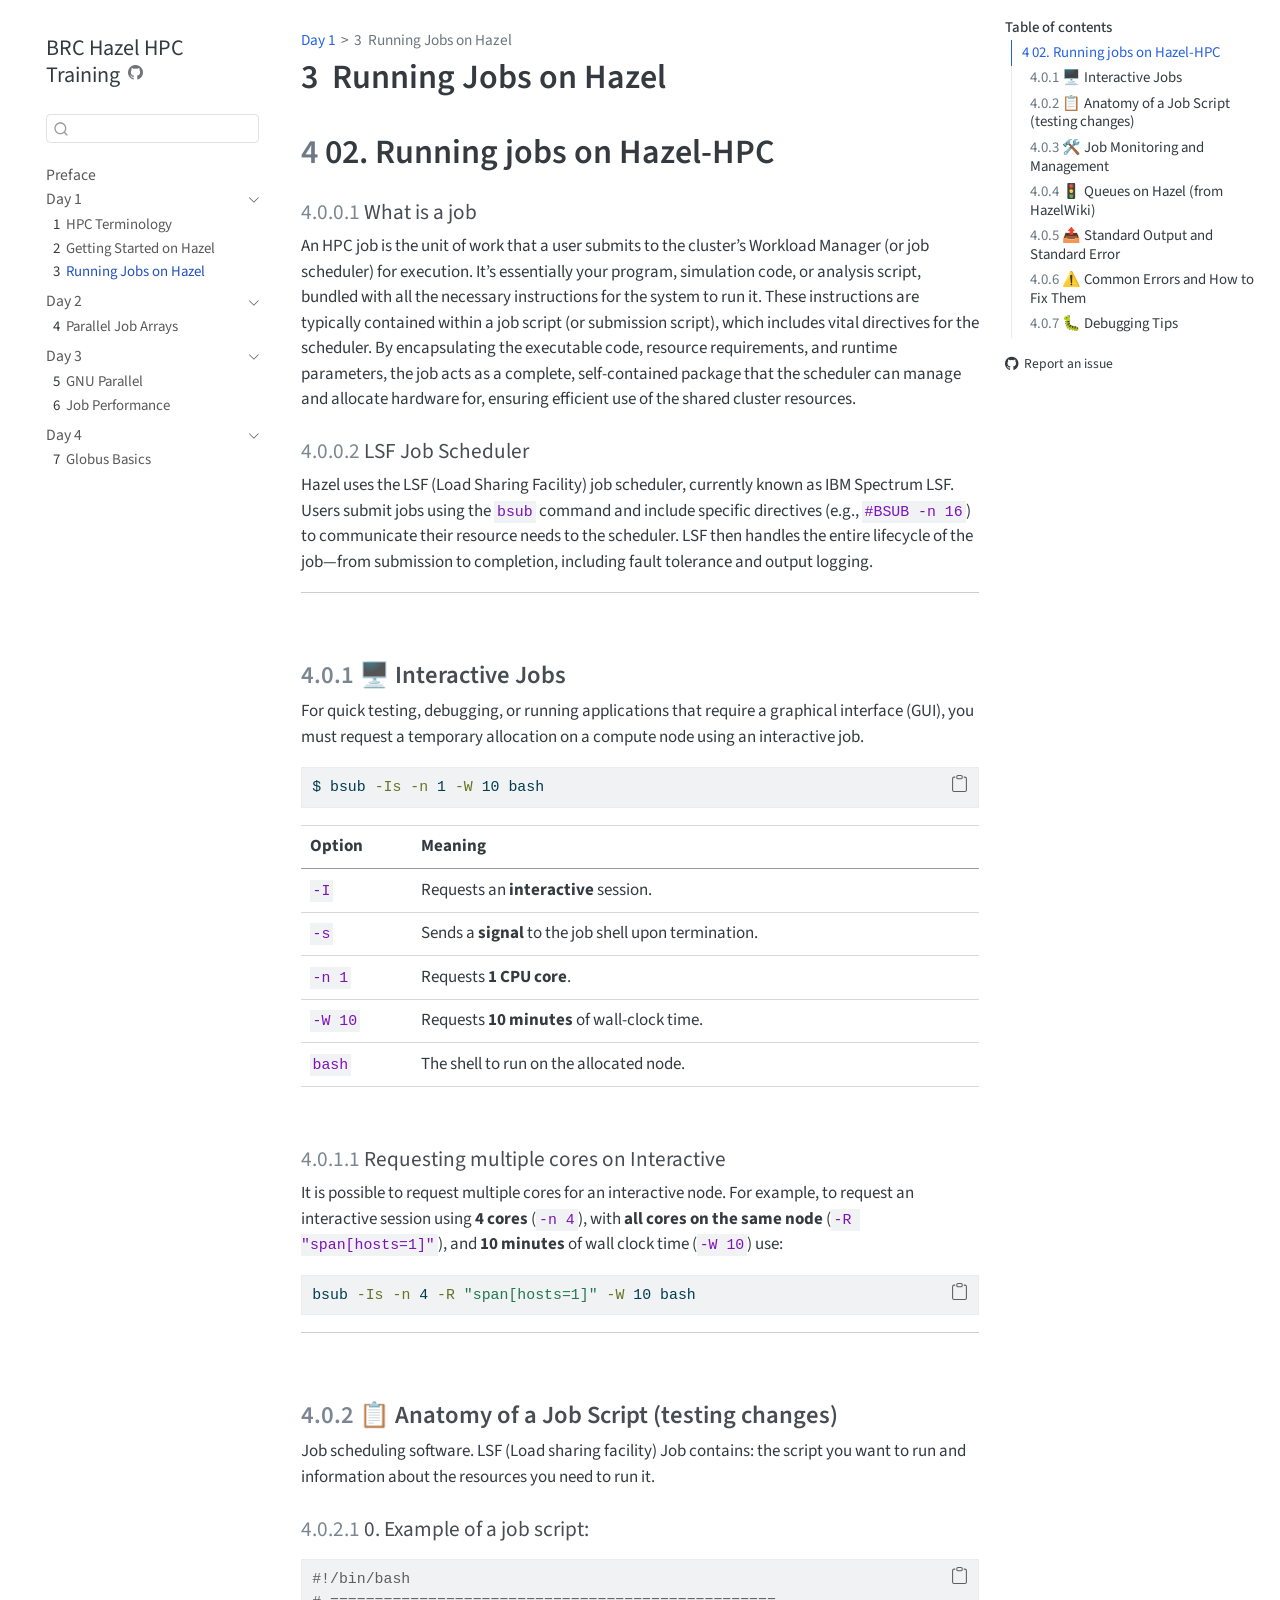
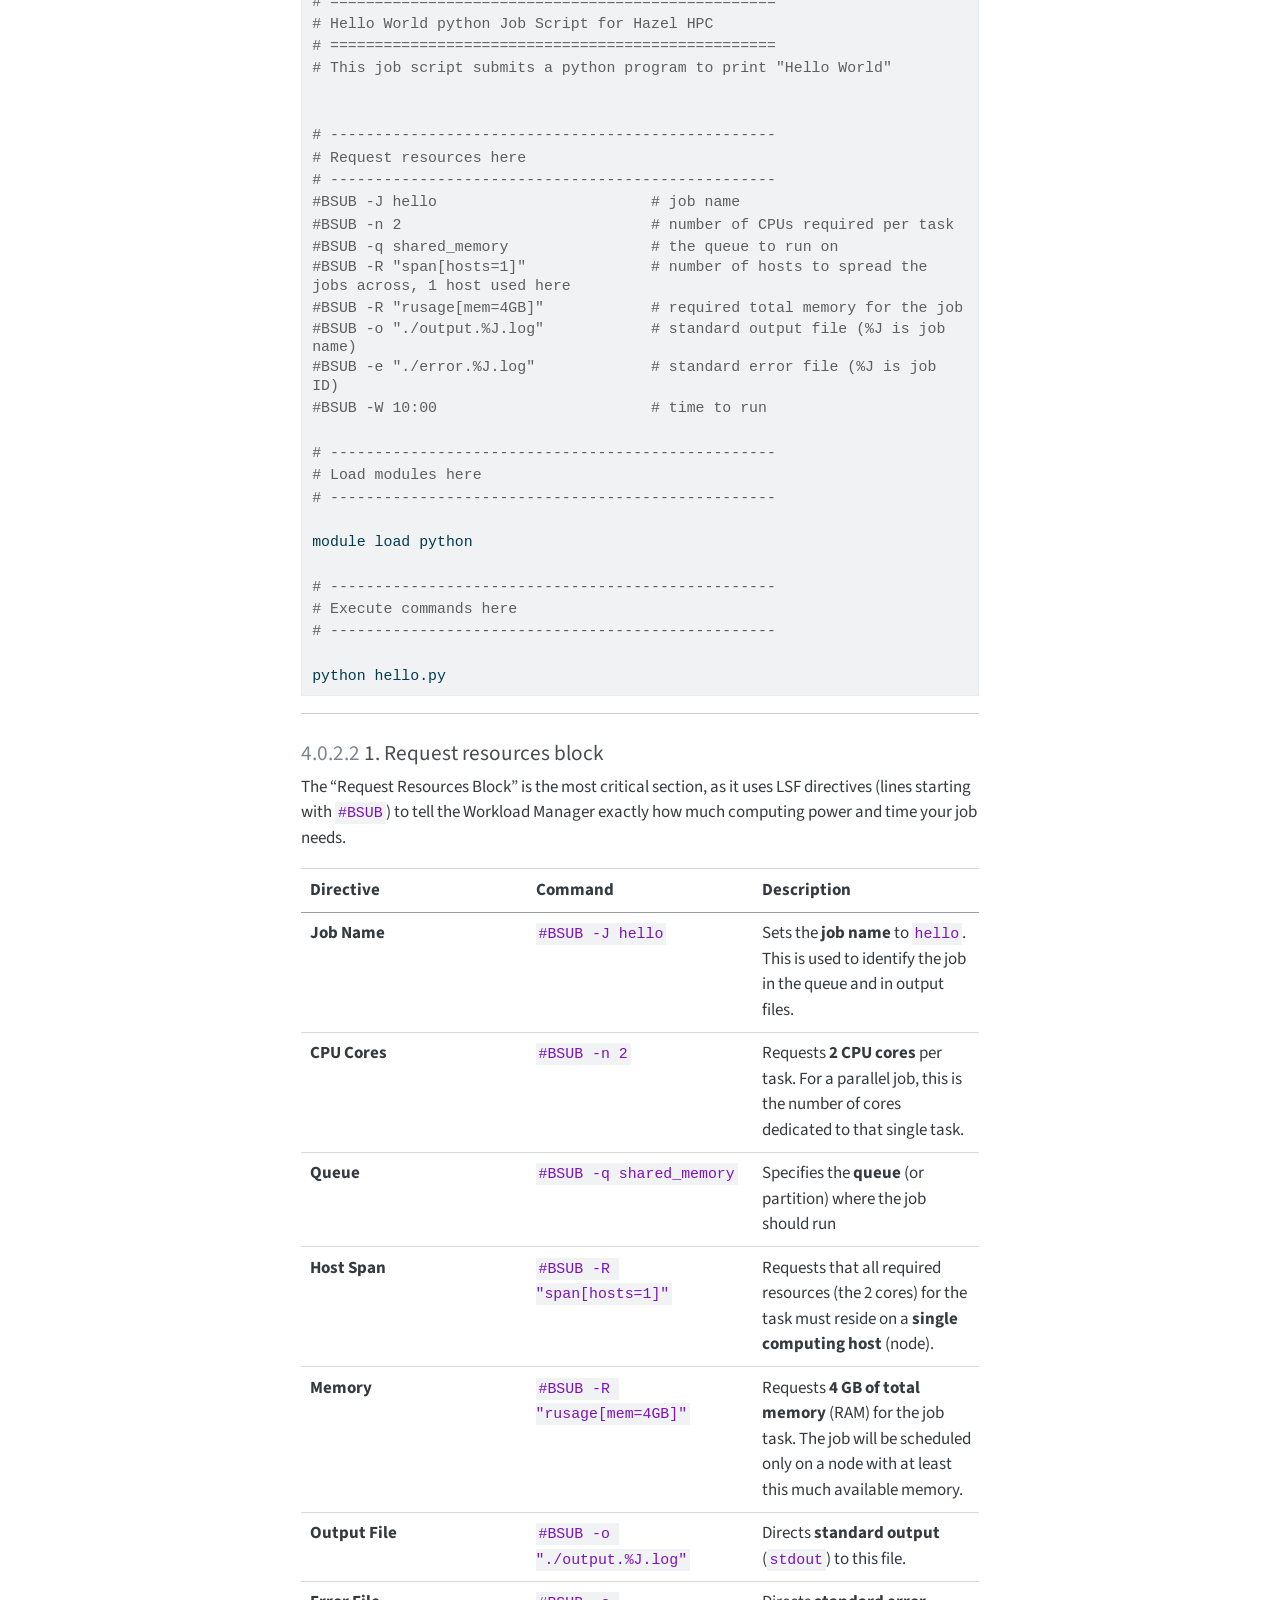
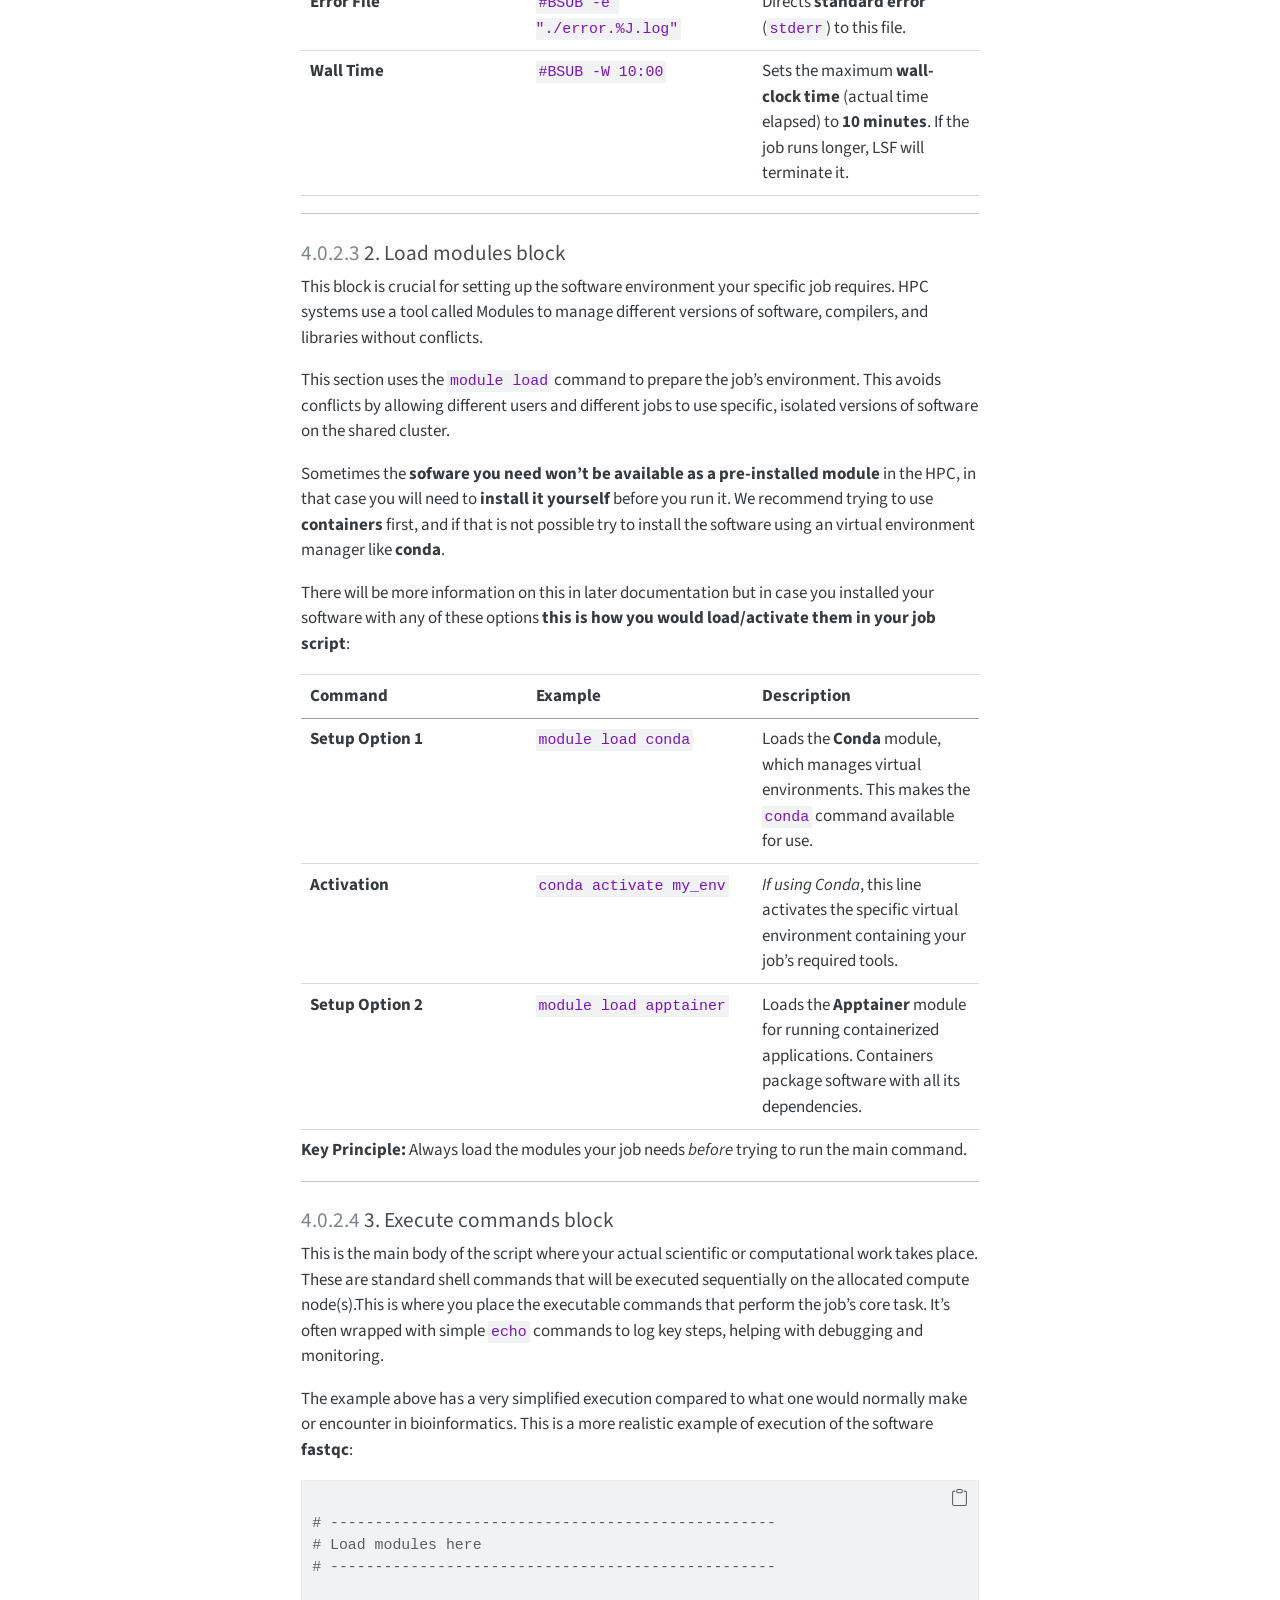
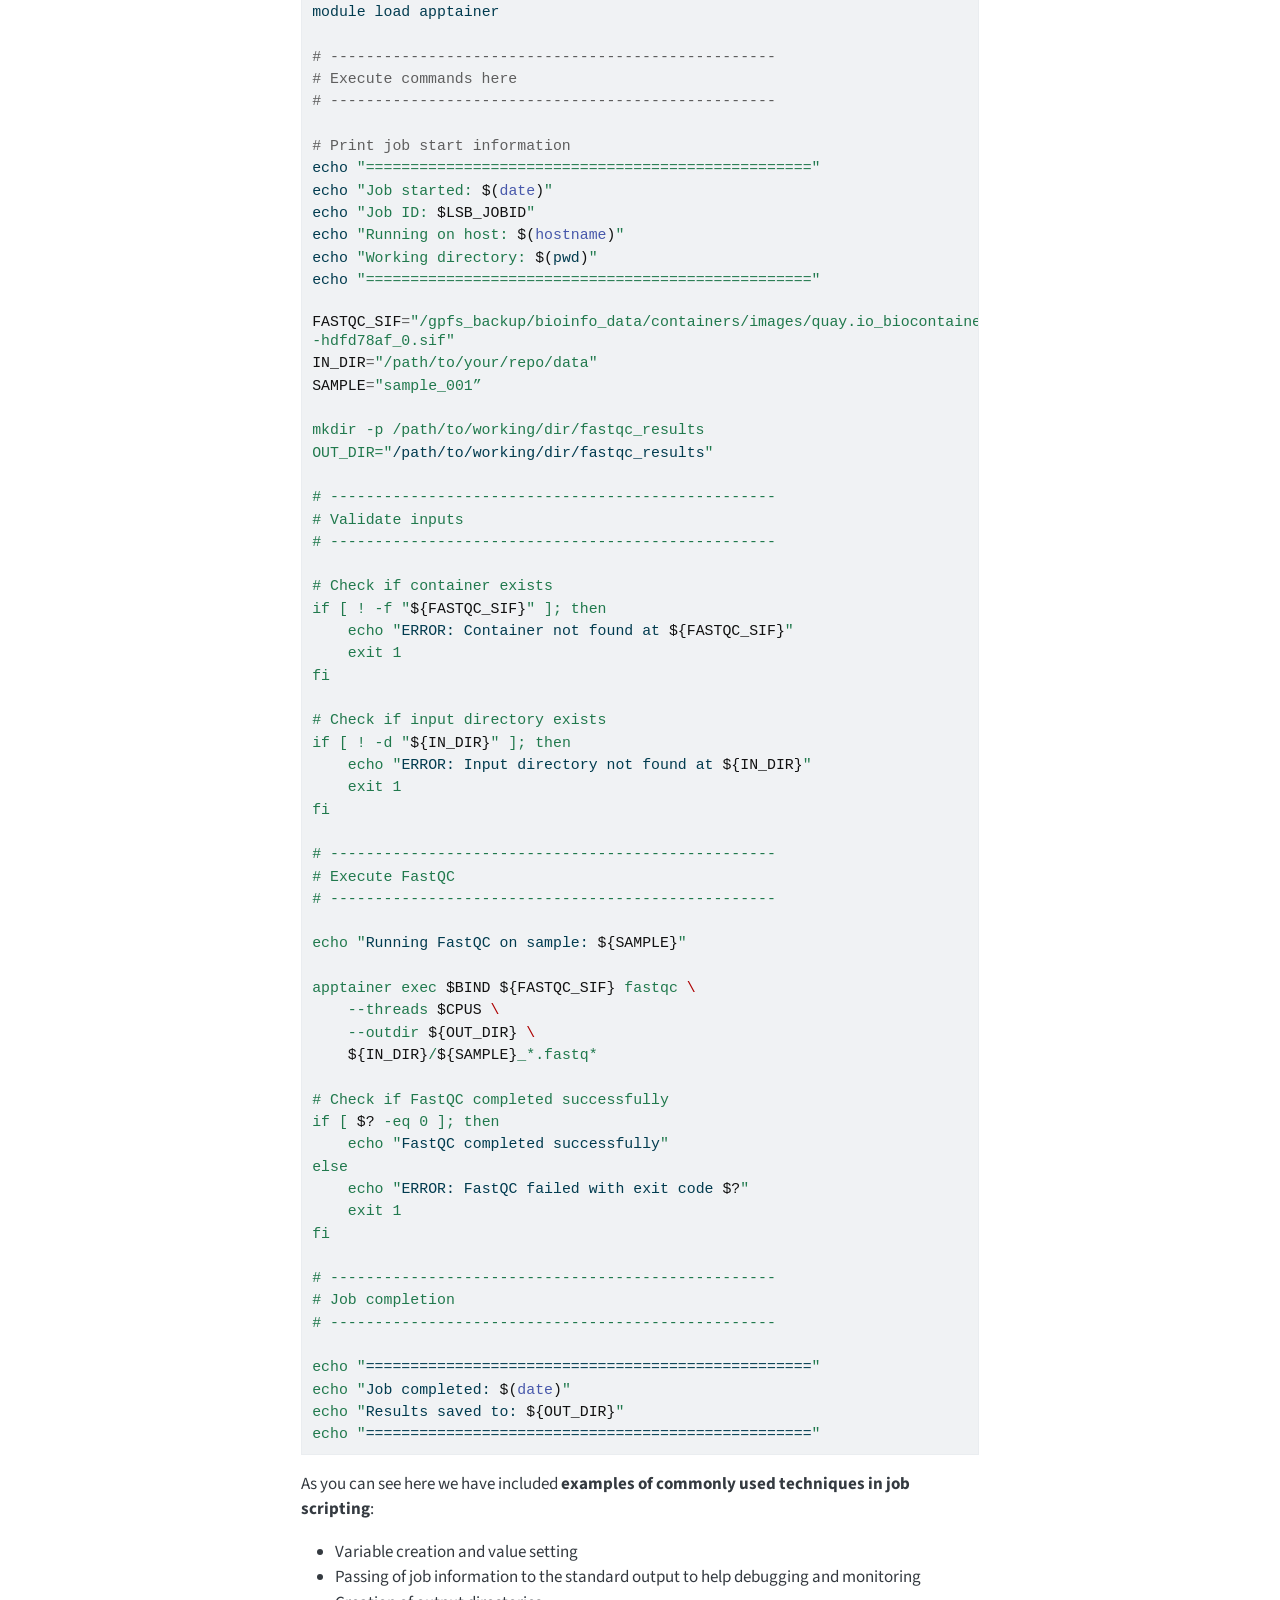
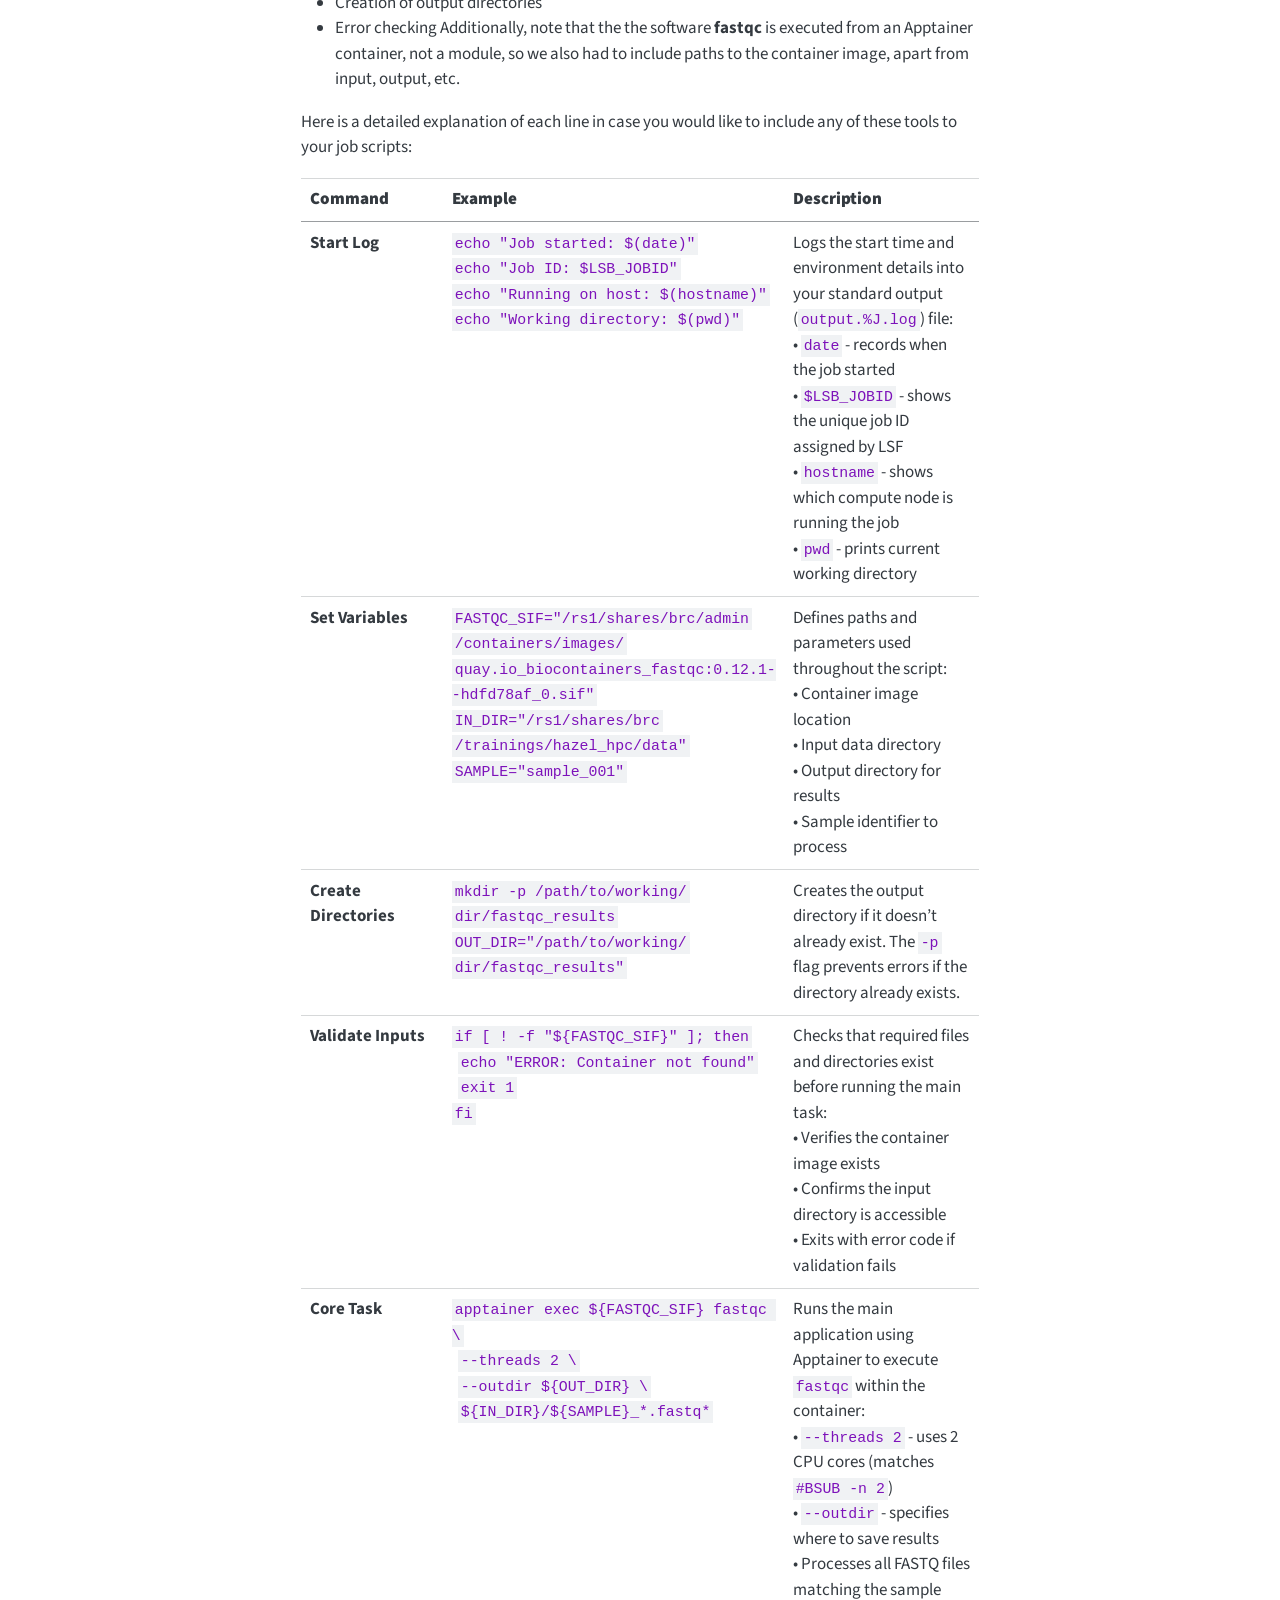
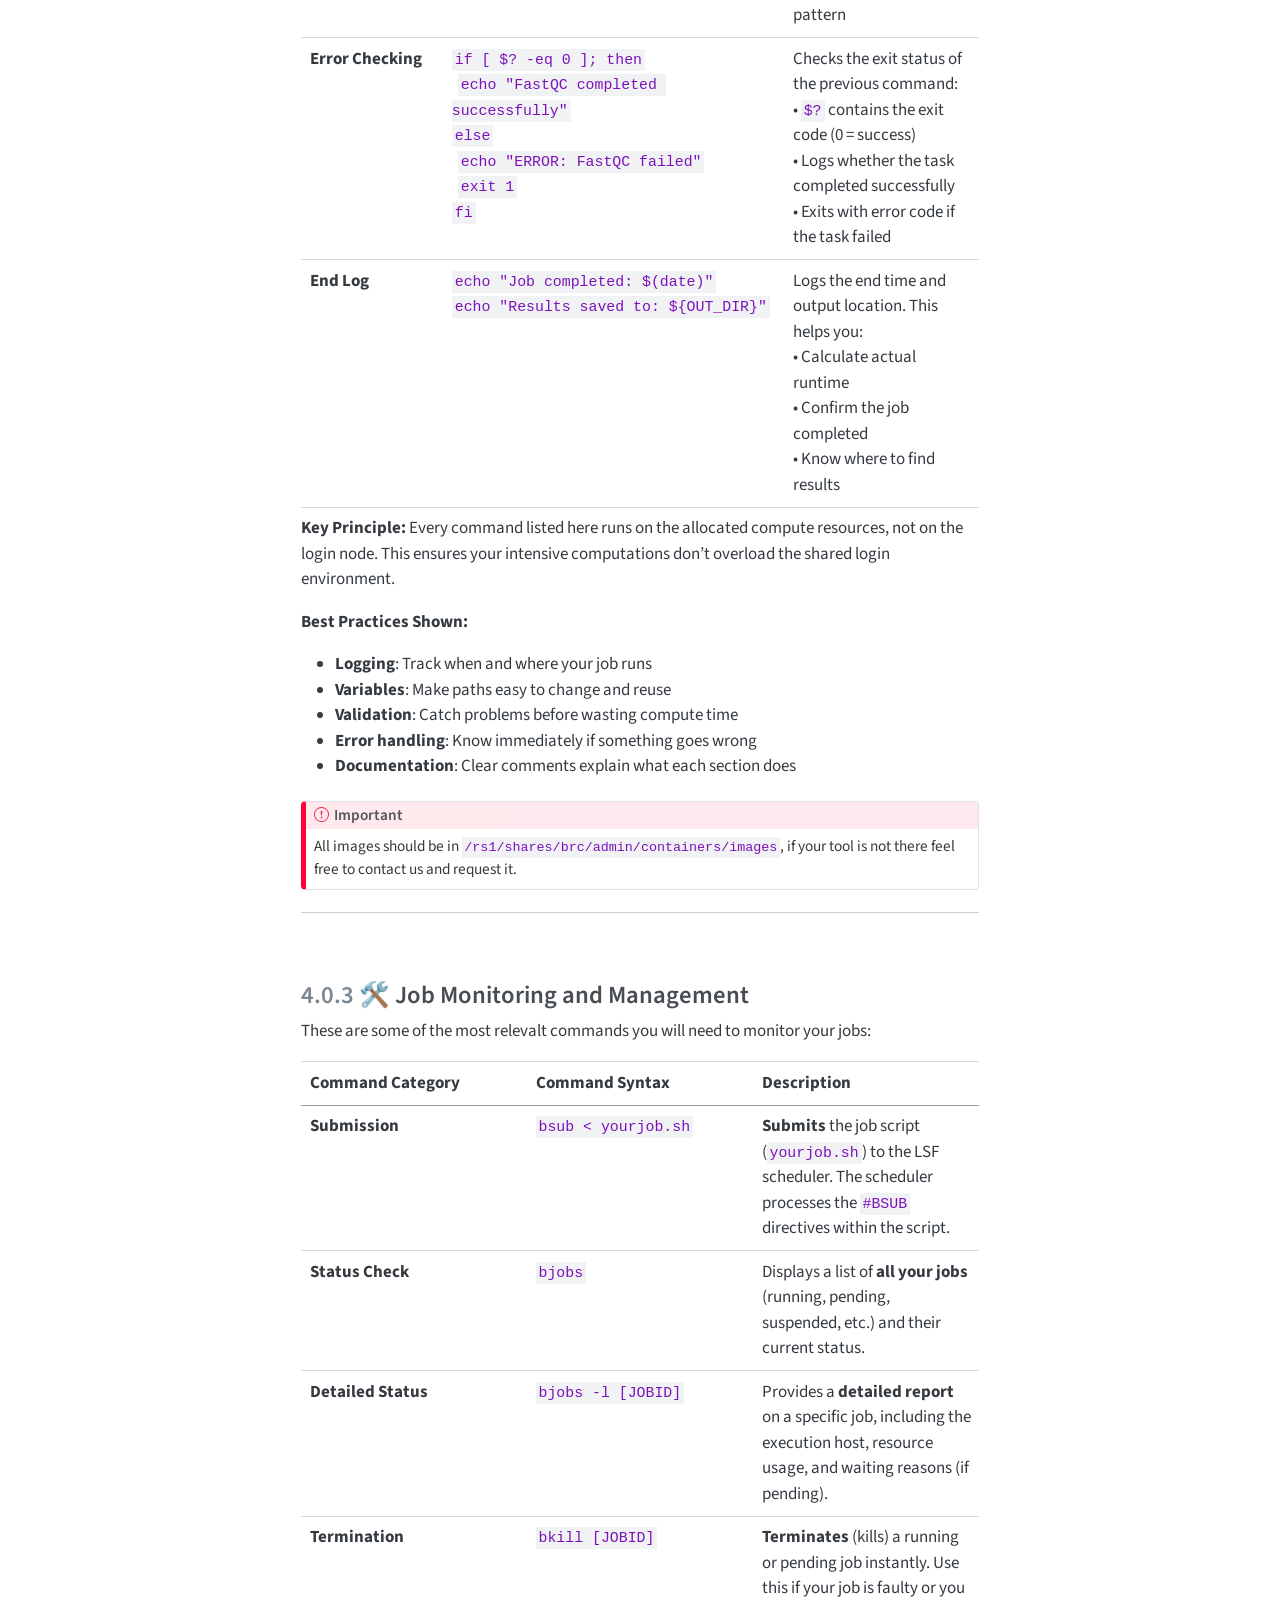
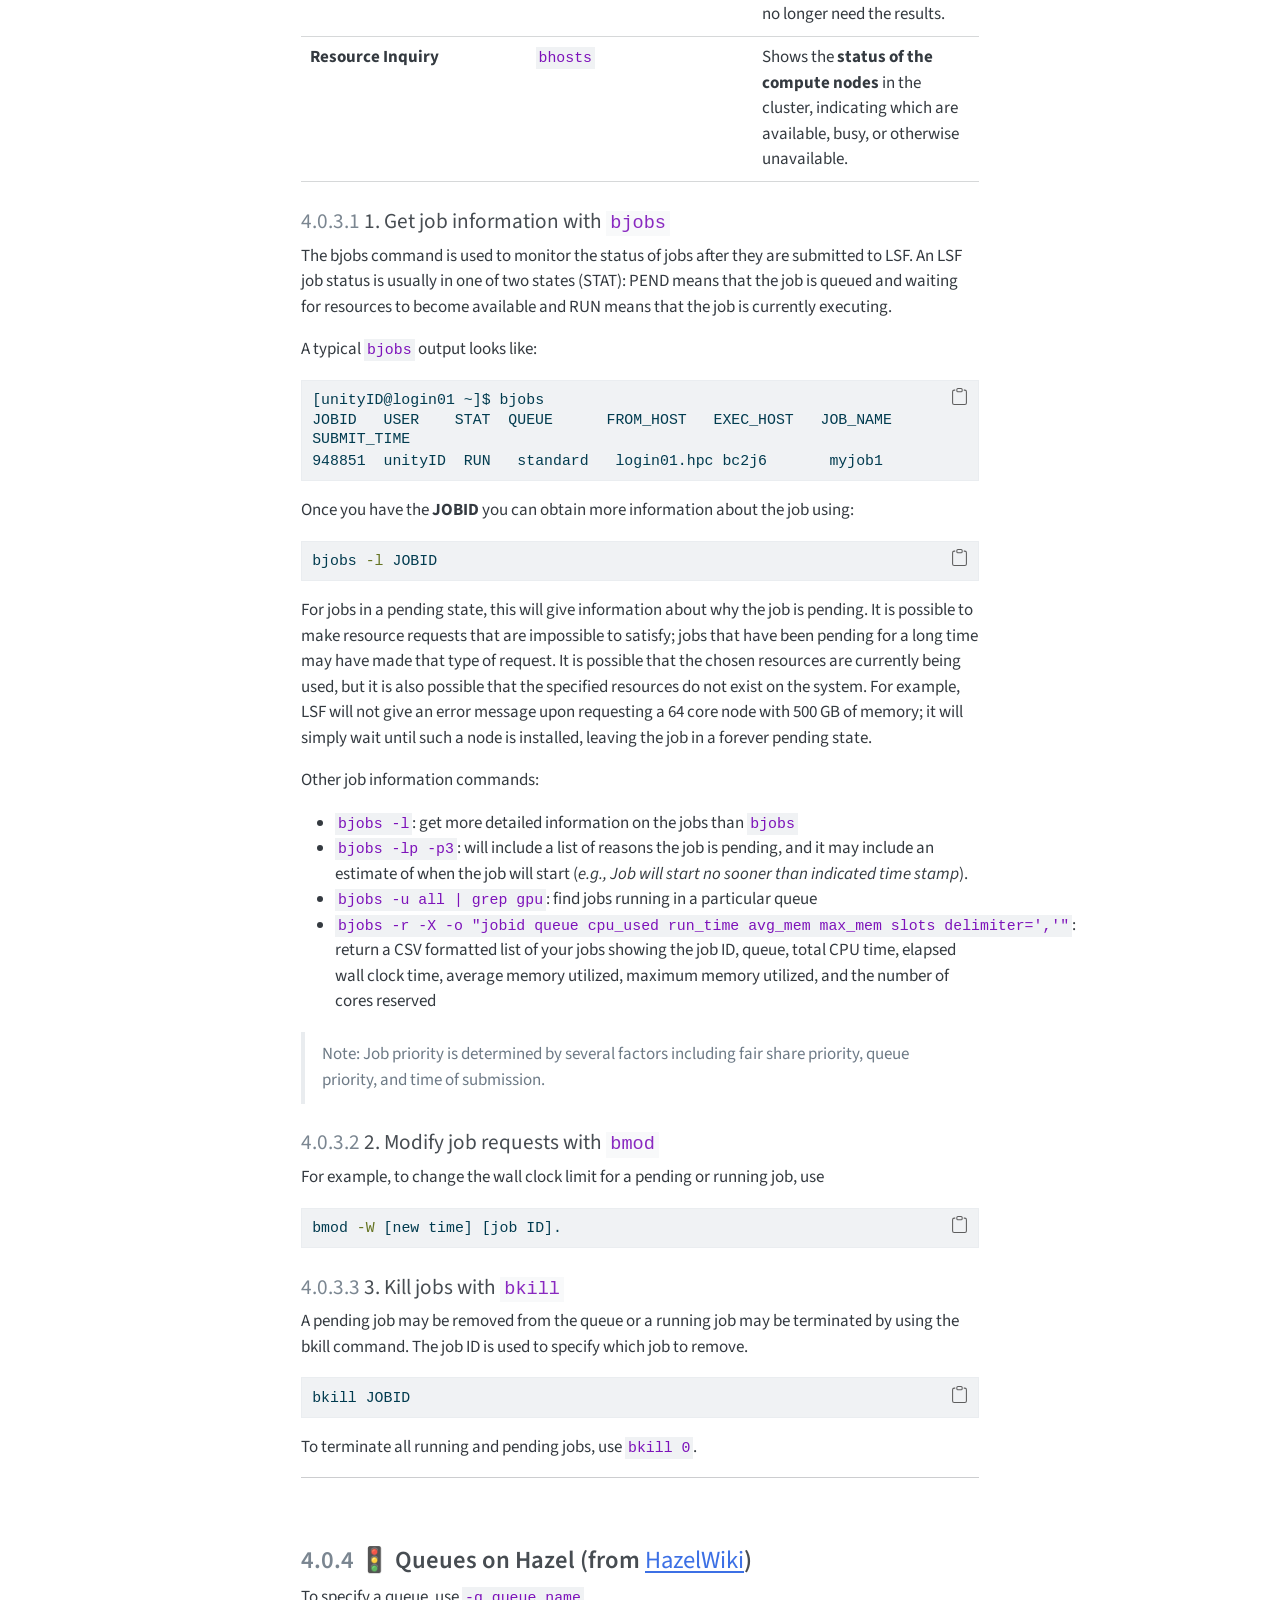
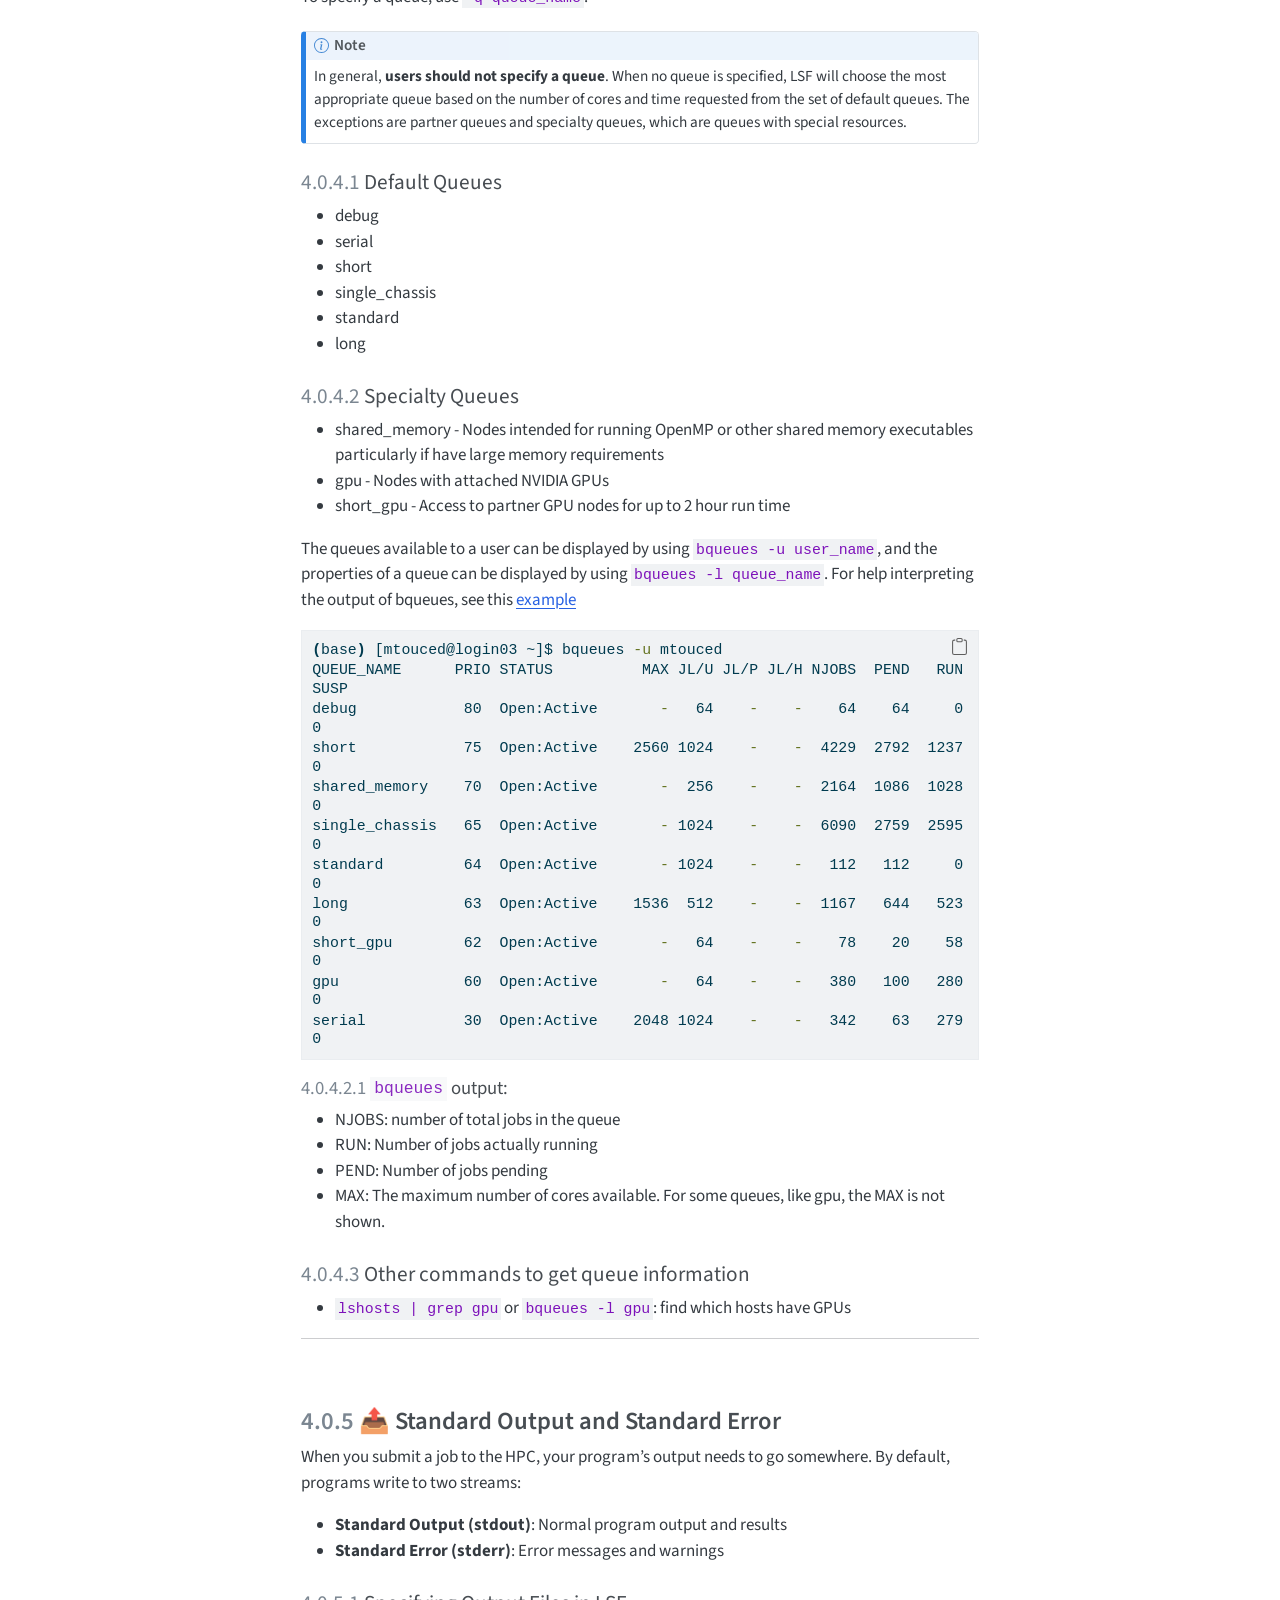
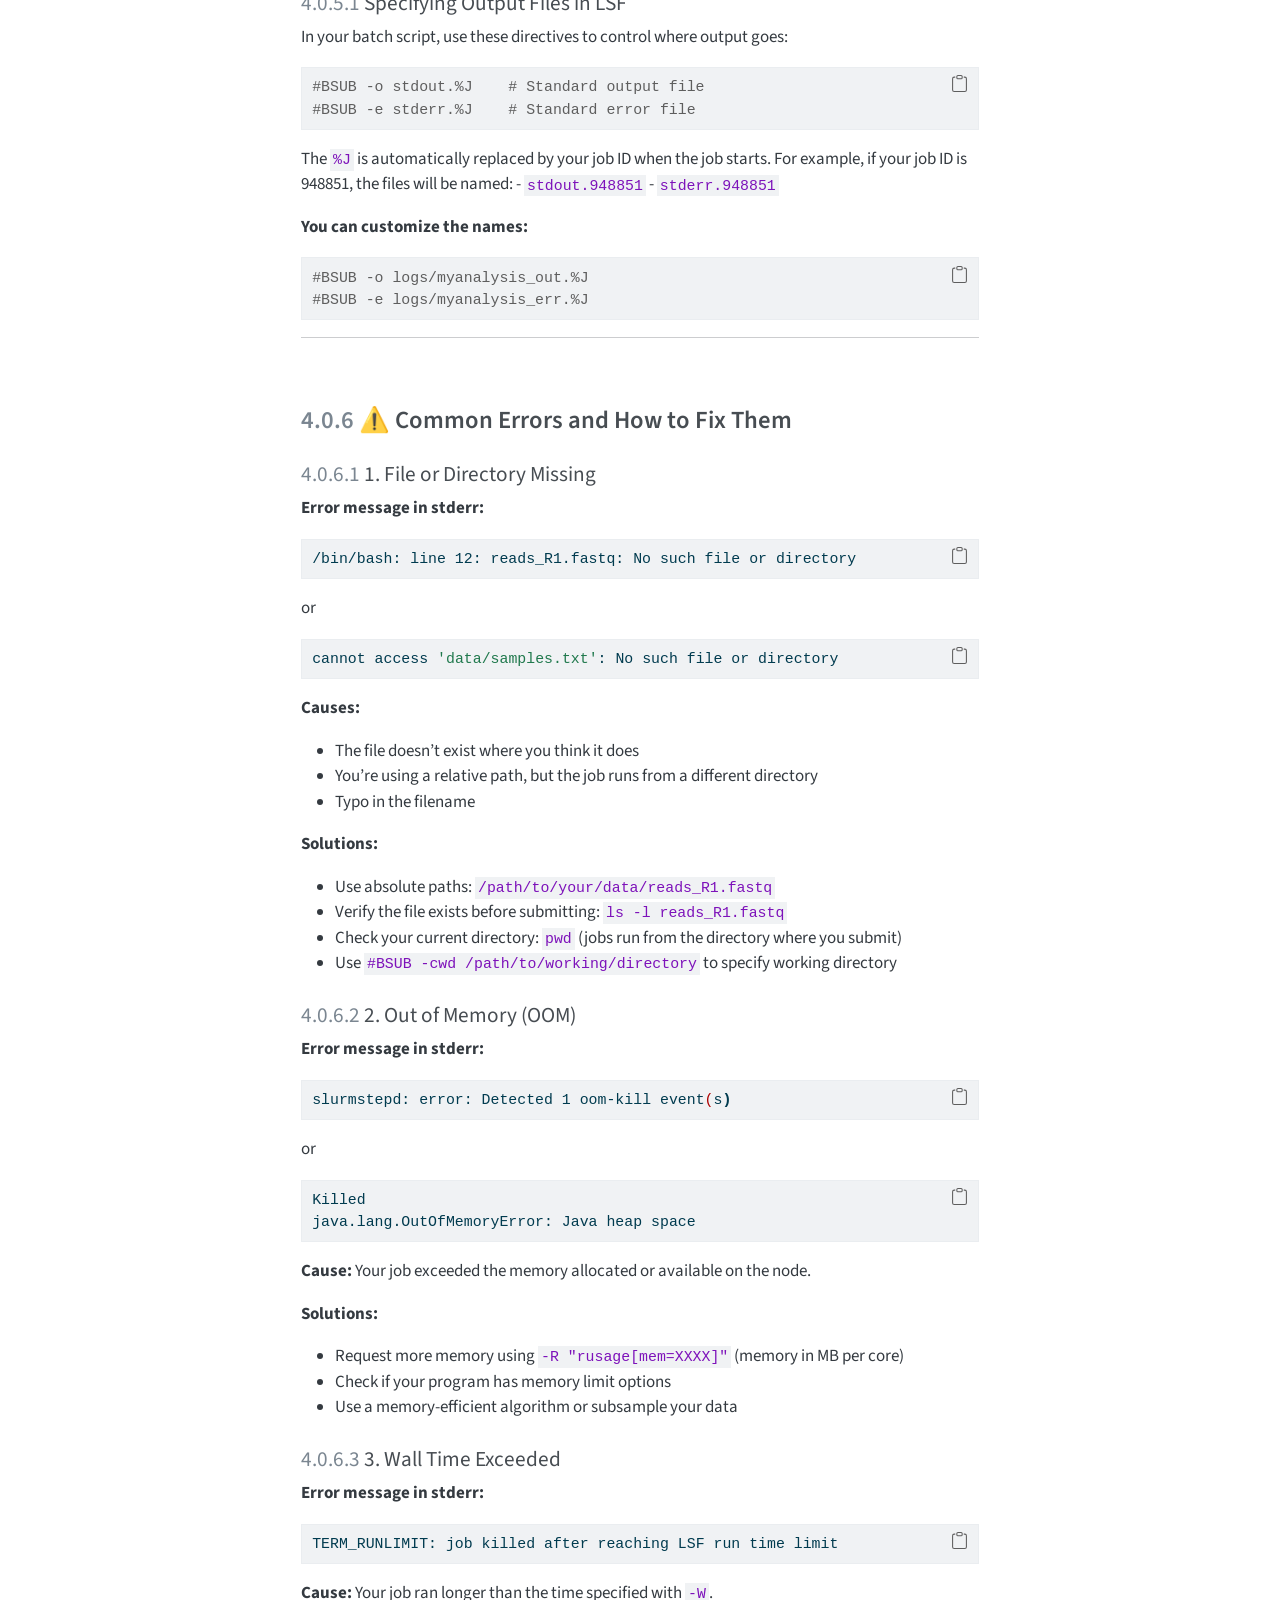
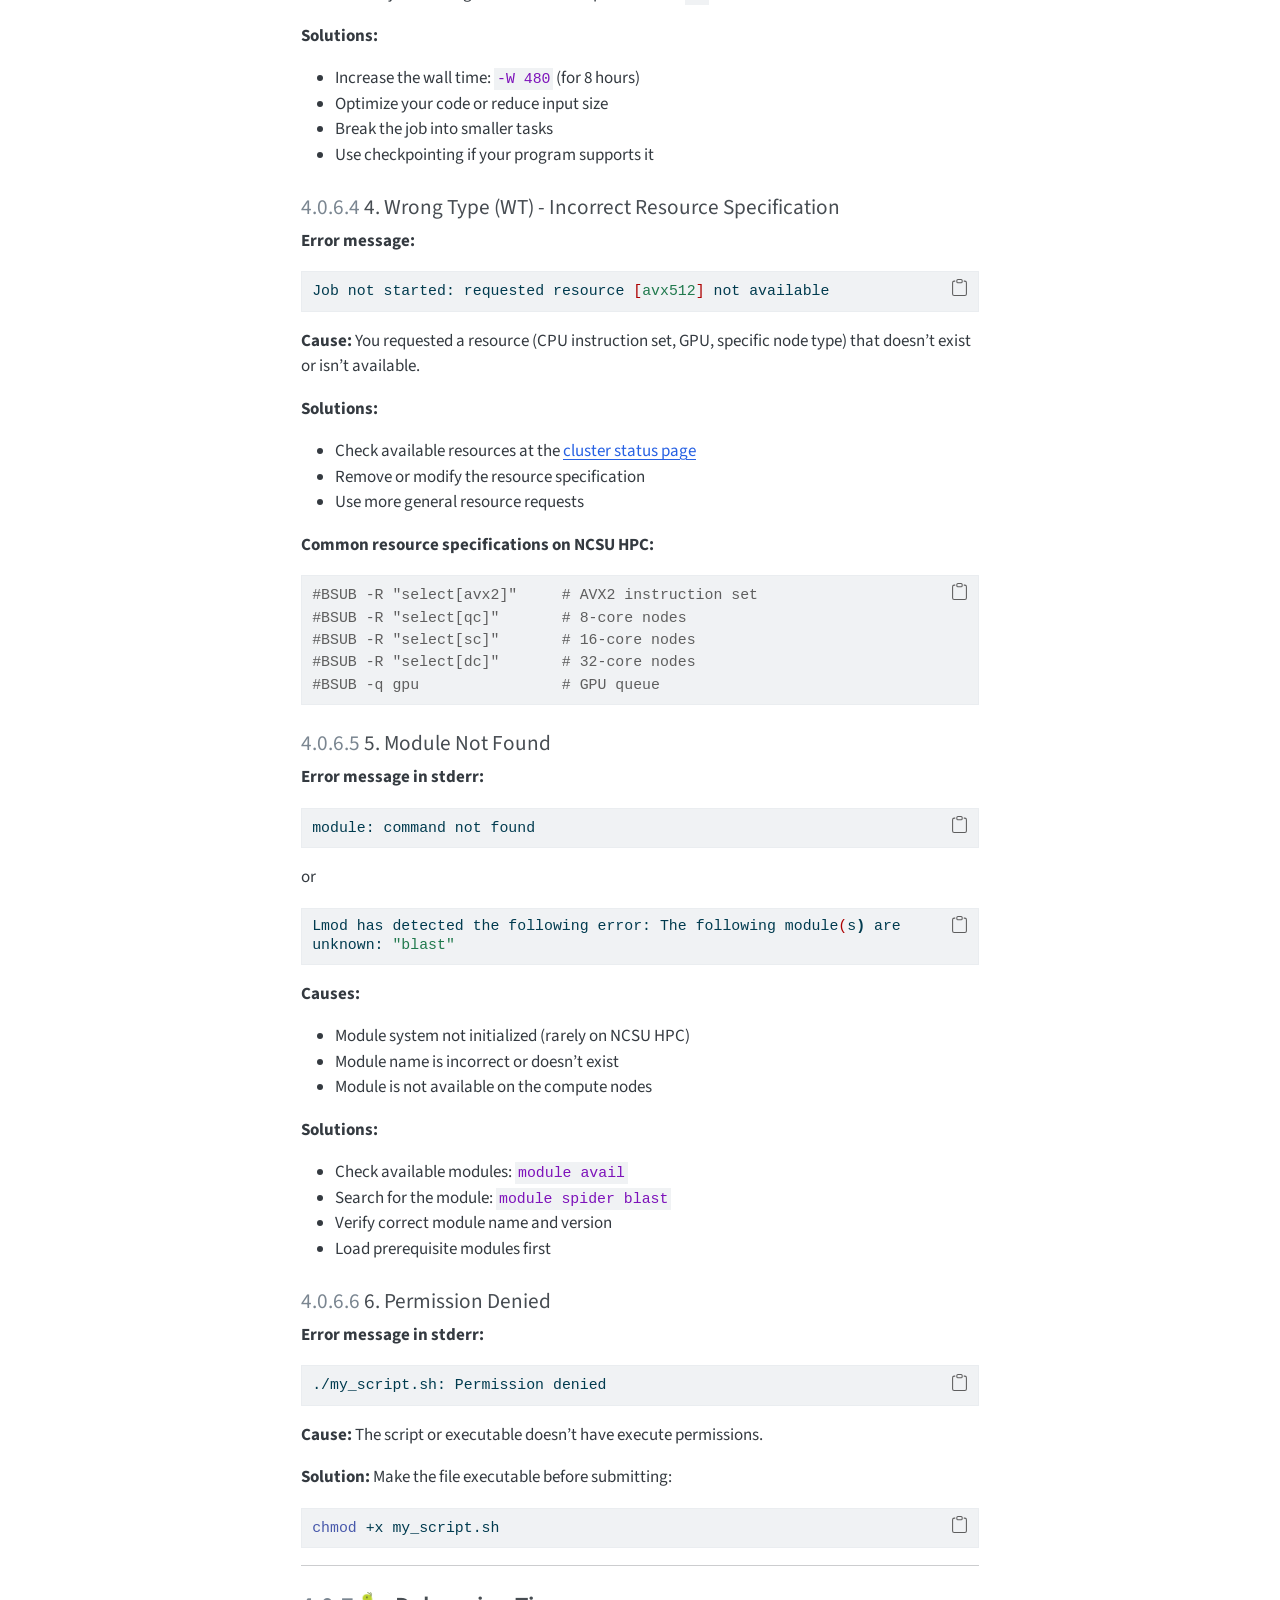
<file: notebooks/02_hazel_jobs.html>
<!DOCTYPE html>
<html xmlns="http://www.w3.org/1999/xhtml" lang="en" xml:lang="en"><head>

<meta charset="utf-8">
<meta name="generator" content="quarto-1.10.18">

<meta name="viewport" content="width=device-width, initial-scale=1.0, user-scalable=yes">


<title>3&nbsp; Running Jobs on Hazel – BRC Hazel HPC Training</title>
<style>
/* Default styles provided by pandoc.
** See https://pandoc.org/MANUAL.html#variables-for-html for config info.
*/
span.smallcaps{font-variant: small-caps;}
div.columns{display: flex; gap: 1.5em;}
div.column{flex: auto;}
@media screen {
div.columns{gap: min(4vw, 1.5em);}
div.column{overflow-x: auto;}
}
div.hanging-indent{margin-left: 1.5em; text-indent: -1.5em;}
ul.task-list{list-style: none;}
ul.task-list li input[type="checkbox"] {
  width: 0.8em;
  margin: 0 0.8em 0.2em -1em; /* quarto-specific, see https://github.com/quarto-dev/quarto-cli/issues/4556 */ 
  vertical-align: middle;
}
/* CSS for syntax highlighting */
html { -webkit-text-size-adjust: 100%; }
pre > code.sourceCode { white-space: pre; position: relative; }
pre > code.sourceCode > span { display: inline-block; line-height: 1.25; }
pre > code.sourceCode > span:empty { height: 1.2em; }
.sourceCode { overflow: visible; }
code.sourceCode > span { color: inherit; text-decoration: inherit; }
div.sourceCode { margin: 1em 0; }
pre.sourceCode { margin: 0; }
@media screen {
div.sourceCode { overflow: auto; }
}
@media print {
pre > code.sourceCode { white-space: pre-wrap; }
pre > code.sourceCode > span { text-indent: -5em; padding-left: 5em; }
}
pre.numberSource code
  { counter-reset: source-line 0; }
pre.numberSource code > span
  { position: relative; left: -4em; counter-increment: source-line; }
pre.numberSource code > span > a:first-child::before
  { content: counter(source-line);
    position: relative; left: -1em; text-align: right; vertical-align: baseline;
    border: none; display: inline-block;
    -webkit-touch-callout: none; -webkit-user-select: none;
    -khtml-user-select: none; -moz-user-select: none;
    -ms-user-select: none; user-select: none;
    padding: 0 4px; width: 4em;
  }
pre.numberSource { margin-left: 3em;  padding-left: 4px; }
div.sourceCode
  {   }
@media screen {
pre > code.sourceCode > span > a:first-child::before { text-decoration: underline; }
}
</style>


<script src="../site_libs/quarto-nav/quarto-nav.js"></script>
<script src="../site_libs/quarto-nav/headroom.min.js"></script>
<script src="../site_libs/clipboard/clipboard.min.js"></script>
<script src="../site_libs/quarto-search/autocomplete.umd.js"></script>
<script src="../site_libs/quarto-search/fuse.min.js"></script>
<script src="../site_libs/quarto-search/quarto-search.js"></script>
<meta name="quarto:offset" content="../">
<link href="../notebooks/04_parallel_jobs.html" rel="next">
<link href="../notebooks/01_ncsu_hazel_hpc.html" rel="prev">
<script src="../site_libs/quarto-html/quarto.js" type="module"></script>
<script src="../site_libs/quarto-html/tabsets/tabsets.js" type="module"></script>
<script src="../site_libs/quarto-html/popper.min.js"></script>
<script src="../site_libs/quarto-html/tippy.umd.min.js"></script>
<script src="../site_libs/quarto-html/anchor.min.js"></script>
<link href="../site_libs/quarto-html/tippy.css" rel="stylesheet">
<link href="../site_libs/quarto-html/quarto-syntax-highlighting-64a204ab8560d761af7679ceaba22944.css" rel="stylesheet" id="quarto-text-highlighting-styles">
<script src="../site_libs/bootstrap/bootstrap.min.js"></script>
<link href="../site_libs/bootstrap/bootstrap-icons.css" rel="stylesheet">
<link href="../site_libs/bootstrap/bootstrap-77f877a8bbdaf906de76408b5606b2fd.min.css" rel="stylesheet" append-hash="true" id="quarto-bootstrap" data-mode="light">
<script id="quarto-search-options" type="application/json">{
  "location": "sidebar",
  "copy-button": false,
  "collapse-after": 3,
  "panel-placement": "start",
  "type": "textbox",
  "limit": 50,
  "keyboard-shortcut": [
    "f",
    "/",
    "s"
  ],
  "show-item-context": false,
  "language": {
    "search-no-results-text": "No results",
    "search-matching-documents-text": "matching documents",
    "search-copy-link-title": "Copy link to search",
    "search-hide-matches-text": "Hide additional matches",
    "search-more-match-text": "more match in this document",
    "search-more-matches-text": "more matches in this document",
    "search-clear-button-title": "Clear",
    "search-text-placeholder": "",
    "search-detached-cancel-button-title": "Cancel",
    "search-submit-button-title": "Submit",
    "search-label": "Search"
  }
}</script>


</head>

<body class="nav-sidebar floating quarto-light">

<div id="quarto-search-results"></div>
  <header id="quarto-header" class="headroom fixed-top">
  <nav class="quarto-secondary-nav">
    <div class="container-fluid d-flex">
      <button type="button" class="quarto-btn-toggle btn" data-bs-toggle="collapse" role="button" data-bs-target=".quarto-sidebar-collapse-item" aria-controls="quarto-sidebar" aria-expanded="false" aria-label="Toggle sidebar navigation" onclick="if (window.quartoToggleHeadroom) { window.quartoToggleHeadroom(); }">
        <i class="bi bi-layout-text-sidebar-reverse"></i>
      </button>
        <nav class="quarto-page-breadcrumbs" aria-label="breadcrumb"><ol class="breadcrumb"><li class="breadcrumb-item"><a href="../notebooks/00_hpc_terminology.html">Day 1</a></li><li class="breadcrumb-item"><a href="../notebooks/02_hazel_jobs.html"><span class="chapter-number">3</span>&nbsp; <span class="chapter-title">Running Jobs on Hazel</span></a></li></ol></nav>
        <a class="flex-grow-1" role="navigation" data-bs-toggle="collapse" data-bs-target=".quarto-sidebar-collapse-item" aria-controls="quarto-sidebar" aria-expanded="false" aria-label="Toggle sidebar navigation" onclick="if (window.quartoToggleHeadroom) { window.quartoToggleHeadroom(); }">      
        </a>
      <button type="button" class="btn quarto-search-button" aria-label="Search" onclick="window.quartoOpenSearch();">
        <i class="bi bi-search"></i>
      </button>
    </div>
  </nav>
</header>
<!-- content -->
<div id="quarto-content" class="quarto-container page-columns page-rows-contents page-layout-article">
<!-- sidebar -->
  <nav id="quarto-sidebar" class="sidebar collapse collapse-horizontal quarto-sidebar-collapse-item sidebar-navigation floating overflow-auto">
    <div class="pt-lg-2 mt-2 text-left sidebar-header">
    <div class="sidebar-title mb-0 py-0">
      <a href="../">BRC Hazel HPC Training</a> 
        <div class="sidebar-tools-main">
    <a href="https://github.com/hurwitzlab/brc_hazel_training" title="Source Code" class="quarto-navigation-tool px-1" aria-label="Source Code"><i class="bi bi-github"></i></a>
</div>
    </div>
      </div>
        <div class="mt-2 flex-shrink-0 align-items-center">
        <div class="sidebar-search">
        <div id="quarto-search" class="" title="Search"></div>
        </div>
        </div>
    <div class="sidebar-menu-container"> 
    <ul class="list-unstyled mt-1">
        <li class="sidebar-item">
  <div class="sidebar-item-container"> 
  <a href="../index.html" class="sidebar-item-text sidebar-link">
 <span class="menu-text">Preface</span></a>
  </div>
</li>
        <li class="sidebar-item sidebar-item-section">
      <div class="sidebar-item-container"> 
            <a class="sidebar-item-text sidebar-link text-start" data-bs-toggle="collapse" data-bs-target="#quarto-sidebar-section-1" role="navigation" aria-expanded="true">
 <span class="menu-text">Day 1</span></a>
          <a class="sidebar-item-toggle text-start" data-bs-toggle="collapse" data-bs-target="#quarto-sidebar-section-1" role="navigation" aria-expanded="true" aria-label="Toggle section">
            <i class="bi bi-chevron-right ms-2"></i>
          </a> 
      </div>
      <ul id="quarto-sidebar-section-1" class="collapse list-unstyled sidebar-section depth1 show">  
          <li class="sidebar-item">
  <div class="sidebar-item-container"> 
  <a href="../notebooks/00_hpc_terminology.html" class="sidebar-item-text sidebar-link">
 <span class="menu-text"><span class="chapter-number">1</span>&nbsp; <span class="chapter-title">HPC Terminology</span></span></a>
  </div>
</li>
          <li class="sidebar-item">
  <div class="sidebar-item-container"> 
  <a href="../notebooks/01_ncsu_hazel_hpc.html" class="sidebar-item-text sidebar-link">
 <span class="menu-text"><span class="chapter-number">2</span>&nbsp; <span class="chapter-title">Getting Started on Hazel</span></span></a>
  </div>
</li>
          <li class="sidebar-item">
  <div class="sidebar-item-container"> 
  <a href="../notebooks/02_hazel_jobs.html" class="sidebar-item-text sidebar-link active">
 <span class="menu-text"><span class="chapter-number">3</span>&nbsp; <span class="chapter-title">Running Jobs on Hazel</span></span></a>
  </div>
</li>
      </ul>
  </li>
        <li class="sidebar-item sidebar-item-section">
      <div class="sidebar-item-container"> 
            <a class="sidebar-item-text sidebar-link text-start" data-bs-toggle="collapse" data-bs-target="#quarto-sidebar-section-2" role="navigation" aria-expanded="true">
 <span class="menu-text">Day 2</span></a>
          <a class="sidebar-item-toggle text-start" data-bs-toggle="collapse" data-bs-target="#quarto-sidebar-section-2" role="navigation" aria-expanded="true" aria-label="Toggle section">
            <i class="bi bi-chevron-right ms-2"></i>
          </a> 
      </div>
      <ul id="quarto-sidebar-section-2" class="collapse list-unstyled sidebar-section depth1 show">  
          <li class="sidebar-item">
  <div class="sidebar-item-container"> 
  <a href="../notebooks/04_parallel_jobs.html" class="sidebar-item-text sidebar-link">
 <span class="menu-text"><span class="chapter-number">4</span>&nbsp; <span class="chapter-title">Parallel Job Arrays</span></span></a>
  </div>
</li>
      </ul>
  </li>
        <li class="sidebar-item sidebar-item-section">
      <div class="sidebar-item-container"> 
            <a class="sidebar-item-text sidebar-link text-start" data-bs-toggle="collapse" data-bs-target="#quarto-sidebar-section-3" role="navigation" aria-expanded="true">
 <span class="menu-text">Day 3</span></a>
          <a class="sidebar-item-toggle text-start" data-bs-toggle="collapse" data-bs-target="#quarto-sidebar-section-3" role="navigation" aria-expanded="true" aria-label="Toggle section">
            <i class="bi bi-chevron-right ms-2"></i>
          </a> 
      </div>
      <ul id="quarto-sidebar-section-3" class="collapse list-unstyled sidebar-section depth1 show">  
          <li class="sidebar-item">
  <div class="sidebar-item-container"> 
  <a href="../notebooks/03_gnu_parallel.html" class="sidebar-item-text sidebar-link">
 <span class="menu-text"><span class="chapter-number">5</span>&nbsp; <span class="chapter-title">GNU Parallel</span></span></a>
  </div>
</li>
          <li class="sidebar-item">
  <div class="sidebar-item-container"> 
  <a href="../notebooks/05_job_performance.html" class="sidebar-item-text sidebar-link">
 <span class="menu-text"><span class="chapter-number">6</span>&nbsp; <span class="chapter-title">Job Performance</span></span></a>
  </div>
</li>
      </ul>
  </li>
        <li class="sidebar-item sidebar-item-section">
      <div class="sidebar-item-container"> 
            <a class="sidebar-item-text sidebar-link text-start" data-bs-toggle="collapse" data-bs-target="#quarto-sidebar-section-4" role="navigation" aria-expanded="true">
 <span class="menu-text">Day 4</span></a>
          <a class="sidebar-item-toggle text-start" data-bs-toggle="collapse" data-bs-target="#quarto-sidebar-section-4" role="navigation" aria-expanded="true" aria-label="Toggle section">
            <i class="bi bi-chevron-right ms-2"></i>
          </a> 
      </div>
      <ul id="quarto-sidebar-section-4" class="collapse list-unstyled sidebar-section depth1 show">  
          <li class="sidebar-item">
  <div class="sidebar-item-container"> 
  <a href="../notebooks/globus_basics.html" class="sidebar-item-text sidebar-link">
 <span class="menu-text"><span class="chapter-number">7</span>&nbsp; <span class="chapter-title">Globus Basics</span></span></a>
  </div>
</li>
      </ul>
  </li>
    </ul>
    </div>
</nav>
<div id="quarto-sidebar-glass" class="quarto-sidebar-collapse-item" data-bs-toggle="collapse" data-bs-target=".quarto-sidebar-collapse-item"></div>
<!-- margin-sidebar -->
    <div id="quarto-margin-sidebar" class="sidebar margin-sidebar">
        <nav id="TOC" role="doc-toc" class="toc-active">
    <h2 id="toc-title">Table of contents</h2>
   
  <ul>
  <li><a href="#running-jobs-on-hazel-hpc" id="toc-running-jobs-on-hazel-hpc" class="nav-link active" data-scroll-target="#running-jobs-on-hazel-hpc"><span class="header-section-number">4</span> 02. Running jobs on Hazel-HPC</a>
  <ul class="collapse">
  <li><a href="#interactive-jobs" id="toc-interactive-jobs" class="nav-link" data-scroll-target="#interactive-jobs"><span class="header-section-number">4.0.1</span> 🖥️ Interactive Jobs</a></li>
  <li><a href="#anatomy-of-a-job-script-testing-changes" id="toc-anatomy-of-a-job-script-testing-changes" class="nav-link" data-scroll-target="#anatomy-of-a-job-script-testing-changes"><span class="header-section-number">4.0.2</span> 📋 Anatomy of a Job Script (testing changes)</a></li>
  <li><a href="#job-monitoring-and-management" id="toc-job-monitoring-and-management" class="nav-link" data-scroll-target="#job-monitoring-and-management"><span class="header-section-number">4.0.3</span> 🛠️ Job Monitoring and Management</a></li>
  <li><a href="#queues-on-hazel-from-hazelwiki" id="toc-queues-on-hazel-from-hazelwiki" class="nav-link" data-scroll-target="#queues-on-hazel-from-hazelwiki"><span class="header-section-number">4.0.4</span> 🚦 Queues on Hazel (from HazelWiki)</a></li>
  <li><a href="#standard-output-and-standard-error" id="toc-standard-output-and-standard-error" class="nav-link" data-scroll-target="#standard-output-and-standard-error"><span class="header-section-number">4.0.5</span> 📤 Standard Output and Standard Error</a></li>
  <li><a href="#common-errors-and-how-to-fix-them" id="toc-common-errors-and-how-to-fix-them" class="nav-link" data-scroll-target="#common-errors-and-how-to-fix-them"><span class="header-section-number">4.0.6</span> ⚠️ Common Errors and How to Fix Them</a></li>
  <li><a href="#debugging-tips" id="toc-debugging-tips" class="nav-link" data-scroll-target="#debugging-tips"><span class="header-section-number">4.0.7</span> 🐛 Debugging Tips</a></li>
  </ul></li>
  </ul>
<div class="toc-actions"><ul><li><a href="https://github.com/hurwitzlab/brc_hazel_training/issues/new" class="toc-action"><i class="bi bi-github"></i>Report an issue</a></li></ul></div></nav>
    </div>
<!-- main -->
<main class="content" id="quarto-document-content">

<header id="title-block-header" class="quarto-title-block default"><nav class="quarto-page-breadcrumbs quarto-title-breadcrumbs d-none d-lg-block" aria-label="breadcrumb"><ol class="breadcrumb"><li class="breadcrumb-item"><a href="../notebooks/00_hpc_terminology.html">Day 1</a></li><li class="breadcrumb-item"><a href="../notebooks/02_hazel_jobs.html"><span class="chapter-number">3</span>&nbsp; <span class="chapter-title">Running Jobs on Hazel</span></a></li></ol></nav>
<div class="quarto-title">
<h1 class="title"><span class="chapter-number">3</span>&nbsp; <span class="chapter-title">Running Jobs on Hazel</span></h1>
</div>



<div class="quarto-title-meta">

    
  
    
  </div>
  


</header>


<section id="running-jobs-on-hazel-hpc" class="level1" data-number="4">
<h1 data-number="4"><span class="header-section-number">4</span> 02. Running jobs on Hazel-HPC</h1>
<section id="what-is-a-job" class="level4" data-number="4.0.0.1">
<h4 data-number="4.0.0.1" class="anchored" data-anchor-id="what-is-a-job"><span class="header-section-number">4.0.0.1</span> What is a job</h4>
<p>An HPC job is the unit of work that a user submits to the cluster’s Workload Manager (or job scheduler) for execution. It’s essentially your program, simulation code, or analysis script, bundled with all the necessary instructions for the system to run it. These instructions are typically contained within a job script (or submission script), which includes vital directives for the scheduler. By encapsulating the executable code, resource requirements, and runtime parameters, the job acts as a complete, self-contained package that the scheduler can manage and allocate hardware for, ensuring efficient use of the shared cluster resources.</p>
</section>
<section id="lsf-job-scheduler" class="level4" data-number="4.0.0.2">
<h4 data-number="4.0.0.2" class="anchored" data-anchor-id="lsf-job-scheduler"><span class="header-section-number">4.0.0.2</span> LSF Job Scheduler</h4>
<p>Hazel uses the LSF (Load Sharing Facility) job scheduler, currently known as IBM Spectrum LSF. Users submit jobs using the <code>bsub</code> command and include specific directives (e.g., <code>#BSUB -n 16</code>) to communicate their resource needs to the scheduler. LSF then handles the entire lifecycle of the job—from submission to completion, including fault tolerance and output logging.</p>
<hr>
<p><br></p>
</section>
<section id="interactive-jobs" class="level3" data-number="4.0.1">
<h3 data-number="4.0.1" class="anchored" data-anchor-id="interactive-jobs"><span class="header-section-number">4.0.1</span> 🖥️ Interactive Jobs</h3>
<p>For quick testing, debugging, or running applications that require a graphical interface (GUI), you must request a temporary allocation on a compute node using an interactive job.</p>
<div class="code-copy-outer-scaffold"><div class="sourceCode" id="cb1"><pre class="sourceCode bash code-with-copy"><code class="sourceCode bash"><span id="cb1-1"><a href="#cb1-1" aria-hidden="true" tabindex="-1"></a><span class="ex">$</span> bsub <span class="at">-Is</span> <span class="at">-n</span> 1 <span class="at">-W</span> 10 bash</span></code></pre></div><button title="Copy to Clipboard" class="code-copy-button"><i class="bi"></i></button></div>
<table class="caption-top table">
<thead>
<tr class="header">
<th style="text-align: left;">Option</th>
<th style="text-align: left;">Meaning</th>
</tr>
</thead>
<tbody>
<tr class="odd">
<td style="text-align: left;"><strong><code>-I</code></strong></td>
<td style="text-align: left;">Requests an <strong>interactive</strong> session.</td>
</tr>
<tr class="even">
<td style="text-align: left;"><strong><code>-s</code></strong></td>
<td style="text-align: left;">Sends a <strong>signal</strong> to the job shell upon termination.</td>
</tr>
<tr class="odd">
<td style="text-align: left;"><strong><code>-n 1</code></strong></td>
<td style="text-align: left;">Requests <strong>1 CPU core</strong>.</td>
</tr>
<tr class="even">
<td style="text-align: left;"><strong><code>-W 10</code></strong></td>
<td style="text-align: left;">Requests <strong>10 minutes</strong> of wall-clock time.</td>
</tr>
<tr class="odd">
<td style="text-align: left;"><strong><code>bash</code></strong></td>
<td style="text-align: left;">The shell to run on the allocated node.</td>
</tr>
</tbody>
</table>
<p><br>
</p>
<section id="requesting-multiple-cores-on-interactive" class="level4" data-number="4.0.1.1">
<h4 data-number="4.0.1.1" class="anchored" data-anchor-id="requesting-multiple-cores-on-interactive"><span class="header-section-number">4.0.1.1</span> Requesting multiple cores on Interactive</h4>
<p>It is possible to request multiple cores for an interactive node. For example, to request an interactive session using <strong>4 cores</strong> (<code>-n 4</code>), with <strong>all cores on the same node</strong> (<code>-R "span[hosts=1]"</code>), and <strong>10 minutes</strong> of wall clock time (<code>-W 10</code>) use:</p>
<div class="code-copy-outer-scaffold"><div class="sourceCode" id="cb2"><pre class="sourceCode bash code-with-copy"><code class="sourceCode bash"><span id="cb2-1"><a href="#cb2-1" aria-hidden="true" tabindex="-1"></a><span class="ex">bsub</span> <span class="at">-Is</span> <span class="at">-n</span> 4 <span class="at">-R</span> <span class="st">"span[hosts=1]"</span> <span class="at">-W</span> 10 bash</span></code></pre></div><button title="Copy to Clipboard" class="code-copy-button"><i class="bi"></i></button></div>
<hr>
<p><br></p>
</section>
</section>
<section id="anatomy-of-a-job-script-testing-changes" class="level3" data-number="4.0.2">
<h3 data-number="4.0.2" class="anchored" data-anchor-id="anatomy-of-a-job-script-testing-changes"><span class="header-section-number">4.0.2</span> 📋 Anatomy of a Job Script (testing changes)</h3>
<p>Job scheduling software. LSF (Load sharing facility) Job contains: the script you want to run and information about the resources you need to run it.</p>
<section id="example-of-a-job-script" class="level4" data-number="4.0.2.1">
<h4 data-number="4.0.2.1" class="anchored" data-anchor-id="example-of-a-job-script"><span class="header-section-number">4.0.2.1</span> 0. Example of a job script:</h4>
<div class="code-copy-outer-scaffold"><div class="sourceCode" id="cb3"><pre class="sourceCode bash code-with-copy"><code class="sourceCode bash"><span id="cb3-1"><a href="#cb3-1" aria-hidden="true" tabindex="-1"></a><span class="co">#!/bin/bash</span></span>
<span id="cb3-2"><a href="#cb3-2" aria-hidden="true" tabindex="-1"></a><span class="co"># ==================================================</span></span>
<span id="cb3-3"><a href="#cb3-3" aria-hidden="true" tabindex="-1"></a><span class="co"># Hello World python Job Script for Hazel HPC</span></span>
<span id="cb3-4"><a href="#cb3-4" aria-hidden="true" tabindex="-1"></a><span class="co"># ==================================================</span></span>
<span id="cb3-5"><a href="#cb3-5" aria-hidden="true" tabindex="-1"></a><span class="co"># This job script submits a python program to print "Hello World"</span></span>
<span id="cb3-6"><a href="#cb3-6" aria-hidden="true" tabindex="-1"></a></span>
<span id="cb3-7"><a href="#cb3-7" aria-hidden="true" tabindex="-1"></a></span>
<span id="cb3-8"><a href="#cb3-8" aria-hidden="true" tabindex="-1"></a><span class="co"># --------------------------------------------------</span></span>
<span id="cb3-9"><a href="#cb3-9" aria-hidden="true" tabindex="-1"></a><span class="co"># Request resources here</span></span>
<span id="cb3-10"><a href="#cb3-10" aria-hidden="true" tabindex="-1"></a><span class="co"># --------------------------------------------------</span></span>
<span id="cb3-11"><a href="#cb3-11" aria-hidden="true" tabindex="-1"></a><span class="co">#BSUB -J hello                        # job name</span></span>
<span id="cb3-12"><a href="#cb3-12" aria-hidden="true" tabindex="-1"></a><span class="co">#BSUB -n 2                            # number of CPUs required per task</span></span>
<span id="cb3-13"><a href="#cb3-13" aria-hidden="true" tabindex="-1"></a><span class="co">#BSUB -q shared_memory                # the queue to run on</span></span>
<span id="cb3-14"><a href="#cb3-14" aria-hidden="true" tabindex="-1"></a><span class="co">#BSUB -R "span[hosts=1]"              # number of hosts to spread the jobs across, 1 host used here</span></span>
<span id="cb3-15"><a href="#cb3-15" aria-hidden="true" tabindex="-1"></a><span class="co">#BSUB -R "rusage[mem=4GB]"            # required total memory for the job </span></span>
<span id="cb3-16"><a href="#cb3-16" aria-hidden="true" tabindex="-1"></a><span class="co">#BSUB -o "./output.%J.log"            # standard output file (%J is job name)</span></span>
<span id="cb3-17"><a href="#cb3-17" aria-hidden="true" tabindex="-1"></a><span class="co">#BSUB -e "./error.%J.log"             # standard error file (%J is job ID)</span></span>
<span id="cb3-18"><a href="#cb3-18" aria-hidden="true" tabindex="-1"></a><span class="co">#BSUB -W 10:00                        # time to run</span></span>
<span id="cb3-19"><a href="#cb3-19" aria-hidden="true" tabindex="-1"></a></span>
<span id="cb3-20"><a href="#cb3-20" aria-hidden="true" tabindex="-1"></a><span class="co"># --------------------------------------------------</span></span>
<span id="cb3-21"><a href="#cb3-21" aria-hidden="true" tabindex="-1"></a><span class="co"># Load modules here</span></span>
<span id="cb3-22"><a href="#cb3-22" aria-hidden="true" tabindex="-1"></a><span class="co"># --------------------------------------------------</span></span>
<span id="cb3-23"><a href="#cb3-23" aria-hidden="true" tabindex="-1"></a></span>
<span id="cb3-24"><a href="#cb3-24" aria-hidden="true" tabindex="-1"></a><span class="ex">module</span> load python</span>
<span id="cb3-25"><a href="#cb3-25" aria-hidden="true" tabindex="-1"></a></span>
<span id="cb3-26"><a href="#cb3-26" aria-hidden="true" tabindex="-1"></a><span class="co"># --------------------------------------------------</span></span>
<span id="cb3-27"><a href="#cb3-27" aria-hidden="true" tabindex="-1"></a><span class="co"># Execute commands here</span></span>
<span id="cb3-28"><a href="#cb3-28" aria-hidden="true" tabindex="-1"></a><span class="co"># --------------------------------------------------</span></span>
<span id="cb3-29"><a href="#cb3-29" aria-hidden="true" tabindex="-1"></a></span>
<span id="cb3-30"><a href="#cb3-30" aria-hidden="true" tabindex="-1"></a><span class="ex">python</span> hello.py</span></code></pre></div><button title="Copy to Clipboard" class="code-copy-button"><i class="bi"></i></button></div>
<hr>
</section>
<section id="request-resources-block" class="level4" data-number="4.0.2.2">
<h4 data-number="4.0.2.2" class="anchored" data-anchor-id="request-resources-block"><span class="header-section-number">4.0.2.2</span> 1. Request resources block</h4>
<p>The “Request Resources Block” is the most critical section, as it uses LSF directives (lines starting with <code>#BSUB</code>) to tell the Workload Manager exactly how much computing power and time your job needs.</p>
<table class="caption-top table">
<colgroup>
<col style="width: 33%">
<col style="width: 33%">
<col style="width: 33%">
</colgroup>
<thead>
<tr class="header">
<th style="text-align: left;">Directive</th>
<th style="text-align: left;">Command</th>
<th style="text-align: left;">Description</th>
</tr>
</thead>
<tbody>
<tr class="odd">
<td style="text-align: left;"><strong>Job Name</strong></td>
<td style="text-align: left;"><code>#BSUB -J hello</code></td>
<td style="text-align: left;">Sets the <strong>job name</strong> to <code>hello</code>. This is used to identify the job in the queue and in output files.</td>
</tr>
<tr class="even">
<td style="text-align: left;"><strong>CPU Cores</strong></td>
<td style="text-align: left;"><code>#BSUB -n 2</code></td>
<td style="text-align: left;">Requests <strong>2 CPU cores</strong> per task. For a parallel job, this is the number of cores dedicated to that single task.</td>
</tr>
<tr class="odd">
<td style="text-align: left;"><strong>Queue</strong></td>
<td style="text-align: left;"><code>#BSUB -q shared_memory</code></td>
<td style="text-align: left;">Specifies the <strong>queue</strong> (or partition) where the job should run</td>
</tr>
<tr class="even">
<td style="text-align: left;"><strong>Host Span</strong></td>
<td style="text-align: left;"><code>#BSUB -R "span[hosts=1]"</code></td>
<td style="text-align: left;">Requests that all required resources (the 2 cores) for the task must reside on a <strong>single computing host</strong> (node).</td>
</tr>
<tr class="odd">
<td style="text-align: left;"><strong>Memory</strong></td>
<td style="text-align: left;"><code>#BSUB -R "rusage[mem=4GB]"</code></td>
<td style="text-align: left;">Requests <strong>4 GB of total memory</strong> (RAM) for the job task. The job will be scheduled only on a node with at least this much available memory.</td>
</tr>
<tr class="even">
<td style="text-align: left;"><strong>Output File</strong></td>
<td style="text-align: left;"><code>#BSUB -o "./output.%J.log"</code></td>
<td style="text-align: left;">Directs <strong>standard output</strong> (<code>stdout</code>) to this file.</td>
</tr>
<tr class="odd">
<td style="text-align: left;"><strong>Error File</strong></td>
<td style="text-align: left;"><code>#BSUB -e "./error.%J.log"</code></td>
<td style="text-align: left;">Directs <strong>standard error</strong> (<code>stderr</code>) to this file.</td>
</tr>
<tr class="even">
<td style="text-align: left;"><strong>Wall Time</strong></td>
<td style="text-align: left;"><code>#BSUB -W 10:00</code></td>
<td style="text-align: left;">Sets the maximum <strong>wall-clock time</strong> (actual time elapsed) to <strong>10 minutes</strong>. If the job runs longer, LSF will terminate it.</td>
</tr>
</tbody>
</table>
<hr>
</section>
<section id="load-modules-block" class="level4" data-number="4.0.2.3">
<h4 data-number="4.0.2.3" class="anchored" data-anchor-id="load-modules-block"><span class="header-section-number">4.0.2.3</span> 2. Load modules block</h4>
<p>This block is crucial for setting up the software environment your specific job requires. HPC systems use a tool called Modules to manage different versions of software, compilers, and libraries without conflicts.</p>
<p>This section uses the <code>module load</code> command to prepare the job’s environment. This avoids conflicts by allowing different users and different jobs to use specific, isolated versions of software on the shared cluster.</p>
<p>Sometimes the <strong>sofware you need won’t be available as a pre-installed module</strong> in the HPC, in that case you will need to <strong>install it yourself</strong> before you run it. We recommend trying to use <strong>containers</strong> first, and if that is not possible try to install the software using an virtual environment manager like <strong>conda</strong>.</p>
<p>There will be more information on this in later documentation but in case you installed your software with any of these options <strong>this is how you would load/activate them in your job script</strong>:</p>
<table class="caption-top table">
<colgroup>
<col style="width: 33%">
<col style="width: 33%">
<col style="width: 33%">
</colgroup>
<thead>
<tr class="header">
<th style="text-align: left;">Command</th>
<th style="text-align: left;">Example</th>
<th style="text-align: left;">Description</th>
</tr>
</thead>
<tbody>
<tr class="odd">
<td style="text-align: left;"><strong>Setup Option 1</strong></td>
<td style="text-align: left;"><code>module load conda</code></td>
<td style="text-align: left;">Loads the <strong>Conda</strong> module, which manages virtual environments. This makes the <code>conda</code> command available for use.</td>
</tr>
<tr class="even">
<td style="text-align: left;"><strong>Activation</strong></td>
<td style="text-align: left;"><code>conda activate my_env</code></td>
<td style="text-align: left;"><em>If using Conda</em>, this line activates the specific virtual environment containing your job’s required tools.</td>
</tr>
<tr class="odd">
<td style="text-align: left;"><strong>Setup Option 2</strong></td>
<td style="text-align: left;"><code>module load apptainer</code></td>
<td style="text-align: left;">Loads the <strong>Apptainer</strong> module for running containerized applications. Containers package software with all its dependencies.</td>
</tr>
</tbody>
</table>
<p><strong>Key Principle:</strong> Always load the modules your job needs <em>before</em> trying to run the main command.</p>
<hr>
</section>
<section id="execute-commands-block" class="level4" data-number="4.0.2.4">
<h4 data-number="4.0.2.4" class="anchored" data-anchor-id="execute-commands-block"><span class="header-section-number">4.0.2.4</span> 3. Execute commands block</h4>
<p>This is the main body of the script where your actual scientific or computational work takes place. These are standard shell commands that will be executed sequentially on the allocated compute node(s).This is where you place the executable commands that perform the job’s core task. It’s often wrapped with simple <code>echo</code> commands to log key steps, helping with debugging and monitoring.</p>
<p>The example above has a very simplified execution compared to what one would normally make or encounter in bioinformatics. This is a more realistic example of execution of the software <strong>fastqc</strong>:</p>
<div class="code-copy-outer-scaffold"><div class="sourceCode" id="cb4"><pre class="sourceCode bash code-with-copy"><code class="sourceCode bash"><span id="cb4-1"><a href="#cb4-1" aria-hidden="true" tabindex="-1"></a></span>
<span id="cb4-2"><a href="#cb4-2" aria-hidden="true" tabindex="-1"></a><span class="co"># --------------------------------------------------</span></span>
<span id="cb4-3"><a href="#cb4-3" aria-hidden="true" tabindex="-1"></a><span class="co"># Load modules here</span></span>
<span id="cb4-4"><a href="#cb4-4" aria-hidden="true" tabindex="-1"></a><span class="co"># --------------------------------------------------</span></span>
<span id="cb4-5"><a href="#cb4-5" aria-hidden="true" tabindex="-1"></a></span>
<span id="cb4-6"><a href="#cb4-6" aria-hidden="true" tabindex="-1"></a><span class="ex">module</span> load apptainer</span>
<span id="cb4-7"><a href="#cb4-7" aria-hidden="true" tabindex="-1"></a></span>
<span id="cb4-8"><a href="#cb4-8" aria-hidden="true" tabindex="-1"></a><span class="co"># --------------------------------------------------</span></span>
<span id="cb4-9"><a href="#cb4-9" aria-hidden="true" tabindex="-1"></a><span class="co"># Execute commands here</span></span>
<span id="cb4-10"><a href="#cb4-10" aria-hidden="true" tabindex="-1"></a><span class="co"># --------------------------------------------------</span></span>
<span id="cb4-11"><a href="#cb4-11" aria-hidden="true" tabindex="-1"></a></span>
<span id="cb4-12"><a href="#cb4-12" aria-hidden="true" tabindex="-1"></a><span class="co"># Print job start information</span></span>
<span id="cb4-13"><a href="#cb4-13" aria-hidden="true" tabindex="-1"></a><span class="bu">echo</span> <span class="st">"=================================================="</span></span>
<span id="cb4-14"><a href="#cb4-14" aria-hidden="true" tabindex="-1"></a><span class="bu">echo</span> <span class="st">"Job started: </span><span class="va">$(</span><span class="fu">date</span><span class="va">)</span><span class="st">"</span></span>
<span id="cb4-15"><a href="#cb4-15" aria-hidden="true" tabindex="-1"></a><span class="bu">echo</span> <span class="st">"Job ID: </span><span class="va">$LSB_JOBID</span><span class="st">"</span></span>
<span id="cb4-16"><a href="#cb4-16" aria-hidden="true" tabindex="-1"></a><span class="bu">echo</span> <span class="st">"Running on host: </span><span class="va">$(</span><span class="fu">hostname</span><span class="va">)</span><span class="st">"</span></span>
<span id="cb4-17"><a href="#cb4-17" aria-hidden="true" tabindex="-1"></a><span class="bu">echo</span> <span class="st">"Working directory: </span><span class="va">$(</span><span class="bu">pwd</span><span class="va">)</span><span class="st">"</span></span>
<span id="cb4-18"><a href="#cb4-18" aria-hidden="true" tabindex="-1"></a><span class="bu">echo</span> <span class="st">"=================================================="</span></span>
<span id="cb4-19"><a href="#cb4-19" aria-hidden="true" tabindex="-1"></a></span>
<span id="cb4-20"><a href="#cb4-20" aria-hidden="true" tabindex="-1"></a><span class="va">FASTQC_SIF</span><span class="op">=</span><span class="st">"/gpfs_backup/bioinfo_data/containers/images/quay.io_biocontainers_fastqc:0.12.1--hdfd78af_0.sif"</span></span>
<span id="cb4-21"><a href="#cb4-21" aria-hidden="true" tabindex="-1"></a><span class="va">IN_DIR</span><span class="op">=</span><span class="st">"/path/to/your/repo/data"</span></span>
<span id="cb4-22"><a href="#cb4-22" aria-hidden="true" tabindex="-1"></a><span class="va">SAMPLE</span><span class="op">=</span><span class="st">"sample_001”</span></span>
<span id="cb4-23"><a href="#cb4-23" aria-hidden="true" tabindex="-1"></a></span>
<span id="cb4-24"><a href="#cb4-24" aria-hidden="true" tabindex="-1"></a><span class="st">mkdir -p /path/to/working/dir/fastqc_results</span></span>
<span id="cb4-25"><a href="#cb4-25" aria-hidden="true" tabindex="-1"></a><span class="st">OUT_DIR="</span>/path/to/working/dir/fastqc_results<span class="st">"</span></span>
<span id="cb4-26"><a href="#cb4-26" aria-hidden="true" tabindex="-1"></a></span>
<span id="cb4-27"><a href="#cb4-27" aria-hidden="true" tabindex="-1"></a><span class="st"># --------------------------------------------------</span></span>
<span id="cb4-28"><a href="#cb4-28" aria-hidden="true" tabindex="-1"></a><span class="st"># Validate inputs</span></span>
<span id="cb4-29"><a href="#cb4-29" aria-hidden="true" tabindex="-1"></a><span class="st"># --------------------------------------------------</span></span>
<span id="cb4-30"><a href="#cb4-30" aria-hidden="true" tabindex="-1"></a></span>
<span id="cb4-31"><a href="#cb4-31" aria-hidden="true" tabindex="-1"></a><span class="st"># Check if container exists</span></span>
<span id="cb4-32"><a href="#cb4-32" aria-hidden="true" tabindex="-1"></a><span class="st">if [ ! -f "</span><span class="va">${FASTQC_SIF}</span><span class="st">" ]; then</span></span>
<span id="cb4-33"><a href="#cb4-33" aria-hidden="true" tabindex="-1"></a><span class="st">    echo "</span>ERROR: <span class="ex">Container</span> not found at <span class="va">${FASTQC_SIF}</span><span class="st">"</span></span>
<span id="cb4-34"><a href="#cb4-34" aria-hidden="true" tabindex="-1"></a><span class="st">    exit 1</span></span>
<span id="cb4-35"><a href="#cb4-35" aria-hidden="true" tabindex="-1"></a><span class="st">fi</span></span>
<span id="cb4-36"><a href="#cb4-36" aria-hidden="true" tabindex="-1"></a></span>
<span id="cb4-37"><a href="#cb4-37" aria-hidden="true" tabindex="-1"></a><span class="st"># Check if input directory exists</span></span>
<span id="cb4-38"><a href="#cb4-38" aria-hidden="true" tabindex="-1"></a><span class="st">if [ ! -d "</span><span class="va">${IN_DIR}</span><span class="st">" ]; then</span></span>
<span id="cb4-39"><a href="#cb4-39" aria-hidden="true" tabindex="-1"></a><span class="st">    echo "</span>ERROR: Input directory not found at <span class="va">${IN_DIR}</span><span class="st">"</span></span>
<span id="cb4-40"><a href="#cb4-40" aria-hidden="true" tabindex="-1"></a><span class="st">    exit 1</span></span>
<span id="cb4-41"><a href="#cb4-41" aria-hidden="true" tabindex="-1"></a><span class="st">fi</span></span>
<span id="cb4-42"><a href="#cb4-42" aria-hidden="true" tabindex="-1"></a></span>
<span id="cb4-43"><a href="#cb4-43" aria-hidden="true" tabindex="-1"></a><span class="st"># --------------------------------------------------</span></span>
<span id="cb4-44"><a href="#cb4-44" aria-hidden="true" tabindex="-1"></a><span class="st"># Execute FastQC</span></span>
<span id="cb4-45"><a href="#cb4-45" aria-hidden="true" tabindex="-1"></a><span class="st"># --------------------------------------------------</span></span>
<span id="cb4-46"><a href="#cb4-46" aria-hidden="true" tabindex="-1"></a></span>
<span id="cb4-47"><a href="#cb4-47" aria-hidden="true" tabindex="-1"></a><span class="st">echo "</span>Running FastQC on sample: <span class="va">${SAMPLE}</span><span class="st">"</span></span>
<span id="cb4-48"><a href="#cb4-48" aria-hidden="true" tabindex="-1"></a></span>
<span id="cb4-49"><a href="#cb4-49" aria-hidden="true" tabindex="-1"></a><span class="st">apptainer exec </span><span class="va">$BIND</span><span class="st"> </span><span class="va">${FASTQC_SIF}</span><span class="st"> fastqc </span><span class="dt">\</span></span>
<span id="cb4-50"><a href="#cb4-50" aria-hidden="true" tabindex="-1"></a><span class="st">    --threads </span><span class="va">$CPUS</span><span class="st"> </span><span class="dt">\</span></span>
<span id="cb4-51"><a href="#cb4-51" aria-hidden="true" tabindex="-1"></a><span class="st">    --outdir </span><span class="va">${OUT_DIR}</span><span class="st"> </span><span class="dt">\</span></span>
<span id="cb4-52"><a href="#cb4-52" aria-hidden="true" tabindex="-1"></a><span class="st">    </span><span class="va">${IN_DIR}</span><span class="st">/</span><span class="va">${SAMPLE}</span><span class="st">_*.fastq*</span></span>
<span id="cb4-53"><a href="#cb4-53" aria-hidden="true" tabindex="-1"></a></span>
<span id="cb4-54"><a href="#cb4-54" aria-hidden="true" tabindex="-1"></a><span class="st"># Check if FastQC completed successfully</span></span>
<span id="cb4-55"><a href="#cb4-55" aria-hidden="true" tabindex="-1"></a><span class="st">if [ </span><span class="va">$?</span><span class="st"> -eq 0 ]; then</span></span>
<span id="cb4-56"><a href="#cb4-56" aria-hidden="true" tabindex="-1"></a><span class="st">    echo "</span>FastQC completed successfully<span class="st">"</span></span>
<span id="cb4-57"><a href="#cb4-57" aria-hidden="true" tabindex="-1"></a><span class="st">else</span></span>
<span id="cb4-58"><a href="#cb4-58" aria-hidden="true" tabindex="-1"></a><span class="st">    echo "</span>ERROR: FastQC failed with exit code <span class="va">$?</span><span class="st">"</span></span>
<span id="cb4-59"><a href="#cb4-59" aria-hidden="true" tabindex="-1"></a><span class="st">    exit 1</span></span>
<span id="cb4-60"><a href="#cb4-60" aria-hidden="true" tabindex="-1"></a><span class="st">fi</span></span>
<span id="cb4-61"><a href="#cb4-61" aria-hidden="true" tabindex="-1"></a></span>
<span id="cb4-62"><a href="#cb4-62" aria-hidden="true" tabindex="-1"></a><span class="st"># --------------------------------------------------</span></span>
<span id="cb4-63"><a href="#cb4-63" aria-hidden="true" tabindex="-1"></a><span class="st"># Job completion</span></span>
<span id="cb4-64"><a href="#cb4-64" aria-hidden="true" tabindex="-1"></a><span class="st"># --------------------------------------------------</span></span>
<span id="cb4-65"><a href="#cb4-65" aria-hidden="true" tabindex="-1"></a></span>
<span id="cb4-66"><a href="#cb4-66" aria-hidden="true" tabindex="-1"></a><span class="st">echo "</span>==================================================<span class="st">"</span></span>
<span id="cb4-67"><a href="#cb4-67" aria-hidden="true" tabindex="-1"></a><span class="st">echo "</span>Job completed: <span class="va">$(</span><span class="fu">date</span><span class="va">)</span><span class="st">"</span></span>
<span id="cb4-68"><a href="#cb4-68" aria-hidden="true" tabindex="-1"></a><span class="st">echo "</span>Results saved to: <span class="va">${OUT_DIR}</span><span class="st">"</span></span>
<span id="cb4-69"><a href="#cb4-69" aria-hidden="true" tabindex="-1"></a><span class="st">echo "</span>==================================================<span class="st">"</span></span></code></pre></div><button title="Copy to Clipboard" class="code-copy-button"><i class="bi"></i></button></div>
<p>As you can see here we have included <strong>examples of commonly used techniques in job scripting</strong>:</p>
<ul>
<li>Variable creation and value setting</li>
<li>Passing of job information to the standard output to help debugging and monitoring</li>
<li>Creation of output directories</li>
<li>Error checking Additionally, note that the the software <strong>fastqc</strong> is executed from an Apptainer container, not a module, so we also had to include paths to the container image, apart from input, output, etc.</li>
</ul>
<p>Here is a detailed explanation of each line in case you would like to include any of these tools to your job scripts:</p>
<table class="caption-top table">
<colgroup>
<col style="width: 30%">
<col style="width: 30%">
<col style="width: 39%">
</colgroup>
<thead>
<tr class="header">
<th><strong>Command</strong></th>
<th><strong>Example</strong></th>
<th><strong>Description</strong></th>
</tr>
</thead>
<tbody>
<tr class="odd">
<td><strong>Start Log</strong></td>
<td><code>echo "Job started: $(date)"</code><br><code>echo "Job ID: $LSB_JOBID"</code><br><code>echo "Running on host: $(hostname)"</code><br><code>echo "Working directory: $(pwd)"</code></td>
<td>Logs the start time and environment details into your standard output (<code>output.%J.log</code>) file:<br>• <code>date</code> - records when the job started<br>• <code>$LSB_JOBID</code> - shows the unique job ID assigned by LSF<br>• <code>hostname</code> - shows which compute node is running the job<br>• <code>pwd</code> - prints current working directory</td>
</tr>
<tr class="even">
<td><strong>Set Variables</strong></td>
<td><code>FASTQC_SIF="/rs1/shares/brc/admin</code><br><code>/containers/images/</code><br><code>quay.io_biocontainers_fastqc:0.12.1--hdfd78af_0.sif"</code><br><code>IN_DIR="/rs1/shares/brc</code><br><code>/trainings/hazel_hpc/data"</code><br><code>SAMPLE="sample_001"</code></td>
<td>Defines paths and parameters used throughout the script:<br>• Container image location<br>• Input data directory<br>• Output directory for results<br>• Sample identifier to process</td>
</tr>
<tr class="odd">
<td><strong>Create Directories</strong></td>
<td><code>mkdir -p /path/to/working/</code><br><code>dir/fastqc_results</code><br><code>OUT_DIR="/path/to/working/</code><br><code>dir/fastqc_results"</code></td>
<td>Creates the output directory if it doesn’t already exist. The <code>-p</code> flag prevents errors if the directory already exists.</td>
</tr>
<tr class="even">
<td><strong>Validate Inputs</strong></td>
<td><code>if [ ! -f "${FASTQC_SIF}" ]; then</code><br>&nbsp;&nbsp;<code>echo "ERROR: Container not found"</code><br>&nbsp;&nbsp;<code>exit 1</code><br><code>fi</code></td>
<td>Checks that required files and directories exist before running the main task:<br>• Verifies the container image exists<br>• Confirms the input directory is accessible<br>• Exits with error code if validation fails</td>
</tr>
<tr class="odd">
<td><strong>Core Task</strong></td>
<td><code>apptainer exec ${FASTQC_SIF} fastqc \</code><br>&nbsp;&nbsp;<code>--threads 2 \</code><br>&nbsp;&nbsp;<code>--outdir ${OUT_DIR} \</code><br>&nbsp;&nbsp;<code>${IN_DIR}/${SAMPLE}_*.fastq*</code></td>
<td>Runs the main application using Apptainer to execute <code>fastqc</code> within the container:<br>• <code>--threads 2</code> - uses 2 CPU cores (matches <code>#BSUB -n 2</code>)<br>• <code>--outdir</code> - specifies where to save results<br>• Processes all FASTQ files matching the sample pattern</td>
</tr>
<tr class="even">
<td><strong>Error Checking</strong></td>
<td><code>if [ $? -eq 0 ]; then</code><br>&nbsp;&nbsp;<code>echo "FastQC completed successfully"</code><br><code>else</code><br>&nbsp;&nbsp;<code>echo "ERROR: FastQC failed"</code><br>&nbsp;&nbsp;<code>exit 1</code><br><code>fi</code></td>
<td>Checks the exit status of the previous command:<br>• <code>$?</code> contains the exit code (0 = success)<br>• Logs whether the task completed successfully<br>• Exits with error code if the task failed</td>
</tr>
<tr class="odd">
<td><strong>End Log</strong></td>
<td><code>echo "Job completed: $(date)"</code><br><code>echo "Results saved to: ${OUT_DIR}"</code></td>
<td>Logs the end time and output location. This helps you:<br>• Calculate actual runtime<br>• Confirm the job completed<br>• Know where to find results</td>
</tr>
</tbody>
</table>
<p><strong>Key Principle:</strong> Every command listed here runs on the allocated compute resources, not on the login node. This ensures your intensive computations don’t overload the shared login environment.</p>
<p><strong>Best Practices Shown:</strong></p>
<ul>
<li><strong>Logging</strong>: Track when and where your job runs</li>
<li><strong>Variables</strong>: Make paths easy to change and reuse</li>
<li><strong>Validation</strong>: Catch problems before wasting compute time</li>
<li><strong>Error handling</strong>: Know immediately if something goes wrong</li>
<li><strong>Documentation</strong>: Clear comments explain what each section does</li>
</ul>
<div class="callout callout-style-default callout-important callout-titled">
<div class="callout-header d-flex align-content-center">
<div class="callout-icon-container">
<i class="callout-icon"></i>
</div>
<div class="callout-title-container flex-fill">
Important
</div>
</div>
<div class="callout-body-container callout-body">
<p>All images should be in <code>/rs1/shares/brc/admin/containers/images</code>, if your tool is not there feel free to contact us and request it.</p>
</div>
</div>
<hr>
<p><br></p>
</section>
</section>
<section id="job-monitoring-and-management" class="level3" data-number="4.0.3">
<h3 data-number="4.0.3" class="anchored" data-anchor-id="job-monitoring-and-management"><span class="header-section-number">4.0.3</span> 🛠️ Job Monitoring and Management</h3>
<p>These are some of the most relevalt commands you will need to monitor your jobs:</p>
<table class="caption-top table">
<colgroup>
<col style="width: 33%">
<col style="width: 33%">
<col style="width: 33%">
</colgroup>
<thead>
<tr class="header">
<th style="text-align: left;">Command Category</th>
<th style="text-align: left;">Command Syntax</th>
<th style="text-align: left;">Description</th>
</tr>
</thead>
<tbody>
<tr class="odd">
<td style="text-align: left;"><strong>Submission</strong></td>
<td style="text-align: left;"><code>bsub &lt; yourjob.sh</code></td>
<td style="text-align: left;"><strong>Submits</strong> the job script (<code>yourjob.sh</code>) to the LSF scheduler. The scheduler processes the <code>#BSUB</code> directives within the script.</td>
</tr>
<tr class="even">
<td style="text-align: left;"><strong>Status Check</strong></td>
<td style="text-align: left;"><code>bjobs</code></td>
<td style="text-align: left;">Displays a list of <strong>all your jobs</strong> (running, pending, suspended, etc.) and their current status.</td>
</tr>
<tr class="odd">
<td style="text-align: left;"><strong>Detailed Status</strong></td>
<td style="text-align: left;"><code>bjobs -l [JOBID]</code></td>
<td style="text-align: left;">Provides a <strong>detailed report</strong> on a specific job, including the execution host, resource usage, and waiting reasons (if pending).</td>
</tr>
<tr class="even">
<td style="text-align: left;"><strong>Termination</strong></td>
<td style="text-align: left;"><code>bkill [JOBID]</code></td>
<td style="text-align: left;"><strong>Terminates</strong> (kills) a running or pending job instantly. Use this if your job is faulty or you no longer need the results.</td>
</tr>
<tr class="odd">
<td style="text-align: left;"><strong>Resource Inquiry</strong></td>
<td style="text-align: left;"><code>bhosts</code></td>
<td style="text-align: left;">Shows the <strong>status of the compute nodes</strong> in the cluster, indicating which are available, busy, or otherwise unavailable.</td>
</tr>
</tbody>
</table>
<section id="get-job-information-with-bjobs" class="level4" data-number="4.0.3.1">
<h4 data-number="4.0.3.1" class="anchored" data-anchor-id="get-job-information-with-bjobs"><span class="header-section-number">4.0.3.1</span> 1. Get job information with <code>bjobs</code></h4>
<p>The bjobs command is used to monitor the status of jobs after they are submitted to LSF. An LSF job status is usually in one of two states (STAT): PEND means that the job is queued and waiting for resources to become available and RUN means that the job is currently executing.</p>
<p>A typical <code>bjobs</code> output looks like:</p>
<div class="code-copy-outer-scaffold"><div class="sourceCode" id="cb5"><pre class="sourceCode bash code-with-copy"><code class="sourceCode bash"><span id="cb5-1"><a href="#cb5-1" aria-hidden="true" tabindex="-1"></a><span class="ex">[unityID@login01</span> ~]$ bjobs</span>
<span id="cb5-2"><a href="#cb5-2" aria-hidden="true" tabindex="-1"></a><span class="ex">JOBID</span>   USER    STAT  QUEUE      FROM_HOST   EXEC_HOST   JOB_NAME   SUBMIT_TIME</span>
<span id="cb5-3"><a href="#cb5-3" aria-hidden="true" tabindex="-1"></a><span class="ex">948851</span>  unityID  RUN   standard   login01.hpc bc2j6       myjob1 </span></code></pre></div><button title="Copy to Clipboard" class="code-copy-button"><i class="bi"></i></button></div>
<p>Once you have the <strong>JOBID</strong> you can obtain more information about the job using:</p>
<div class="code-copy-outer-scaffold"><div class="sourceCode" id="cb6"><pre class="sourceCode bash code-with-copy"><code class="sourceCode bash"><span id="cb6-1"><a href="#cb6-1" aria-hidden="true" tabindex="-1"></a><span class="ex">bjobs</span> <span class="at">-l</span> JOBID</span></code></pre></div><button title="Copy to Clipboard" class="code-copy-button"><i class="bi"></i></button></div>
<p>For jobs in a pending state, this will give information about why the job is pending. It is possible to make resource requests that are impossible to satisfy; jobs that have been pending for a long time may have made that type of request. It is possible that the chosen resources are currently being used, but it is also possible that the specified resources do not exist on the system. For example, LSF will not give an error message upon requesting a 64 core node with 500 GB of memory; it will simply wait until such a node is installed, leaving the job in a forever pending state.</p>
<p>Other job information commands:</p>
<ul>
<li><code>bjobs -l</code>: get more detailed information on the jobs than <code>bjobs</code></li>
<li><code>bjobs -lp -p3</code>: will include a list of reasons the job is pending, and it may include an estimate of when the job will start (<em>e.g., Job will start no sooner than indicated time stamp</em>).</li>
<li><code>bjobs -u all | grep gpu</code>: find jobs running in a particular queue</li>
<li><code>bjobs -r -X -o "jobid queue cpu_used run_time avg_mem max_mem slots delimiter=','"</code>: return a CSV formatted list of your jobs showing the job ID, queue, total CPU time, elapsed wall clock time, average memory utilized, maximum memory utilized, and the number of cores reserved</li>
</ul>
<blockquote class="blockquote">
<p>Note: Job priority is determined by several factors including fair share priority, queue priority, and time of submission.</p>
</blockquote>
</section>
<section id="modify-job-requests-with-bmod" class="level4" data-number="4.0.3.2">
<h4 data-number="4.0.3.2" class="anchored" data-anchor-id="modify-job-requests-with-bmod"><span class="header-section-number">4.0.3.2</span> 2. Modify job requests with <code>bmod</code></h4>
<p>For example, to change the wall clock limit for a pending or running job, use</p>
<div class="code-copy-outer-scaffold"><div class="sourceCode" id="cb7"><pre class="sourceCode bash code-with-copy"><code class="sourceCode bash"><span id="cb7-1"><a href="#cb7-1" aria-hidden="true" tabindex="-1"></a><span class="ex">bmod</span> <span class="at">-W</span> [new time] [job ID].</span></code></pre></div><button title="Copy to Clipboard" class="code-copy-button"><i class="bi"></i></button></div>
</section>
<section id="kill-jobs-with-bkill" class="level4" data-number="4.0.3.3">
<h4 data-number="4.0.3.3" class="anchored" data-anchor-id="kill-jobs-with-bkill"><span class="header-section-number">4.0.3.3</span> 3. Kill jobs with <code>bkill</code></h4>
<p>A pending job may be removed from the queue or a running job may be terminated by using the bkill command. The job ID is used to specify which job to remove.</p>
<div class="code-copy-outer-scaffold"><div class="sourceCode" id="cb8"><pre class="sourceCode bash code-with-copy"><code class="sourceCode bash"><span id="cb8-1"><a href="#cb8-1" aria-hidden="true" tabindex="-1"></a><span class="ex">bkill</span> JOBID</span></code></pre></div><button title="Copy to Clipboard" class="code-copy-button"><i class="bi"></i></button></div>
<p>To terminate all running and pending jobs, use <code>bkill 0</code>.</p>
<hr>
<p><br></p>
</section>
</section>
<section id="queues-on-hazel-from-hazelwiki" class="level3" data-number="4.0.4">
<h3 data-number="4.0.4" class="anchored" data-anchor-id="queues-on-hazel-from-hazelwiki"><span class="header-section-number">4.0.4</span> 🚦 Queues on Hazel (from <a href="https://hpc.ncsu.edu/Documents/LSFResources.php">HazelWiki</a>)</h3>
<p>To specify a queue, use&nbsp;<code>-q queue_name</code>.</p>
<div class="callout callout-style-default callout-note callout-titled">
<div class="callout-header d-flex align-content-center">
<div class="callout-icon-container">
<i class="callout-icon"></i>
</div>
<div class="callout-title-container flex-fill">
Note
</div>
</div>
<div class="callout-body-container callout-body">
<p>In general, <strong>users&nbsp;should not&nbsp;specify a queue</strong>. When no queue is specified, LSF will choose the most appropriate queue based on the number of cores and time requested from the set of&nbsp;default queues. The exceptions are partner queues and&nbsp;specialty queues, which are queues with special resources.</p>
</div>
</div>
<section id="default-queues" class="level4" data-number="4.0.4.1">
<h4 data-number="4.0.4.1" class="anchored" data-anchor-id="default-queues"><span class="header-section-number">4.0.4.1</span> Default Queues</h4>
<ul>
<li>debug</li>
<li>serial</li>
<li>short</li>
<li>single_chassis</li>
<li>standard</li>
<li>long</li>
</ul>
</section>
<section id="specialty-queues" class="level4" data-number="4.0.4.2">
<h4 data-number="4.0.4.2" class="anchored" data-anchor-id="specialty-queues"><span class="header-section-number">4.0.4.2</span> Specialty Queues</h4>
<ul>
<li>shared_memory - Nodes intended for running OpenMP or other shared memory executables particularly if have large memory requirements</li>
<li>gpu - Nodes with attached NVIDIA GPUs</li>
<li>short_gpu - Access to partner GPU nodes for up to 2 hour run time</li>
</ul>
<p>The queues available to a user can be displayed by using <code>bqueues -u user_name</code>, and the properties of a queue can be displayed by using <code>bqueues -l queue_name</code>. For help interpreting the output of bqueues, see this <a href="https://hpc.ncsu.edu/Documents/lsf_monitor_faq.php#monkey">example</a></p>
<div class="code-copy-outer-scaffold"><div class="sourceCode" id="cb9"><pre class="sourceCode bash code-with-copy"><code class="sourceCode bash"><span id="cb9-1"><a href="#cb9-1" aria-hidden="true" tabindex="-1"></a><span class="kw">(</span><span class="ex">base</span><span class="kw">)</span> <span class="ex">[mtouced@login03</span> ~]$ bqueues <span class="at">-u</span> mtouced</span>
<span id="cb9-2"><a href="#cb9-2" aria-hidden="true" tabindex="-1"></a><span class="ex">QUEUE_NAME</span>      PRIO STATUS          MAX JL/U JL/P JL/H NJOBS  PEND   RUN  SUSP </span>
<span id="cb9-3"><a href="#cb9-3" aria-hidden="true" tabindex="-1"></a><span class="ex">debug</span>            80  Open:Active       <span class="at">-</span>   64    <span class="at">-</span>    <span class="at">-</span>    64    64     0     0</span>
<span id="cb9-4"><a href="#cb9-4" aria-hidden="true" tabindex="-1"></a><span class="ex">short</span>            75  Open:Active    2560 1024    <span class="at">-</span>    <span class="at">-</span>  4229  2792  1237     0</span>
<span id="cb9-5"><a href="#cb9-5" aria-hidden="true" tabindex="-1"></a><span class="ex">shared_memory</span>    70  Open:Active       <span class="at">-</span>  256    <span class="at">-</span>    <span class="at">-</span>  2164  1086  1028     0</span>
<span id="cb9-6"><a href="#cb9-6" aria-hidden="true" tabindex="-1"></a><span class="ex">single_chassis</span>   65  Open:Active       <span class="at">-</span> 1024    <span class="at">-</span>    <span class="at">-</span>  6090  2759  2595     0</span>
<span id="cb9-7"><a href="#cb9-7" aria-hidden="true" tabindex="-1"></a><span class="ex">standard</span>         64  Open:Active       <span class="at">-</span> 1024    <span class="at">-</span>    <span class="at">-</span>   112   112     0     0</span>
<span id="cb9-8"><a href="#cb9-8" aria-hidden="true" tabindex="-1"></a><span class="ex">long</span>             63  Open:Active    1536  512    <span class="at">-</span>    <span class="at">-</span>  1167   644   523     0</span>
<span id="cb9-9"><a href="#cb9-9" aria-hidden="true" tabindex="-1"></a><span class="ex">short_gpu</span>        62  Open:Active       <span class="at">-</span>   64    <span class="at">-</span>    <span class="at">-</span>    78    20    58     0</span>
<span id="cb9-10"><a href="#cb9-10" aria-hidden="true" tabindex="-1"></a><span class="ex">gpu</span>              60  Open:Active       <span class="at">-</span>   64    <span class="at">-</span>    <span class="at">-</span>   380   100   280     0</span>
<span id="cb9-11"><a href="#cb9-11" aria-hidden="true" tabindex="-1"></a><span class="ex">serial</span>           30  Open:Active    2048 1024    <span class="at">-</span>    <span class="at">-</span>   342    63   279     0</span></code></pre></div><button title="Copy to Clipboard" class="code-copy-button"><i class="bi"></i></button></div>
<section id="bqueues-output" class="level5" data-number="4.0.4.2.1">
<h5 data-number="4.0.4.2.1" class="anchored" data-anchor-id="bqueues-output"><span class="header-section-number">4.0.4.2.1</span> <code>bqueues</code> output:</h5>
<ul>
<li>NJOBS: number of total jobs in the queue</li>
<li>RUN: Number of jobs actually running</li>
<li>PEND: Number of jobs pending</li>
<li>MAX: The maximum number of cores available. For some queues, like gpu, the MAX is not shown.</li>
</ul>
</section>
</section>
<section id="other-commands-to-get-queue-information" class="level4" data-number="4.0.4.3">
<h4 data-number="4.0.4.3" class="anchored" data-anchor-id="other-commands-to-get-queue-information"><span class="header-section-number">4.0.4.3</span> Other commands to get queue information</h4>
<ul>
<li><code>lshosts | grep gpu</code> or <code>bqueues -l gpu</code>: find which hosts have GPUs</li>
</ul>
<hr>
<p><br></p>
</section>
</section>
<section id="standard-output-and-standard-error" class="level3" data-number="4.0.5">
<h3 data-number="4.0.5" class="anchored" data-anchor-id="standard-output-and-standard-error"><span class="header-section-number">4.0.5</span> 📤 Standard Output and Standard Error</h3>
<p>When you submit a job to the HPC, your program’s output needs to go somewhere. By default, programs write to two streams:</p>
<ul>
<li><strong>Standard Output (stdout)</strong>: Normal program output and results</li>
<li><strong>Standard Error (stderr)</strong>: Error messages and warnings</li>
</ul>
<section id="specifying-output-files-in-lsf" class="level4" data-number="4.0.5.1">
<h4 data-number="4.0.5.1" class="anchored" data-anchor-id="specifying-output-files-in-lsf"><span class="header-section-number">4.0.5.1</span> Specifying Output Files in LSF</h4>
<p>In your batch script, use these directives to control where output goes:</p>
<div class="code-copy-outer-scaffold"><div class="sourceCode" id="cb10"><pre class="sourceCode bash code-with-copy"><code class="sourceCode bash"><span id="cb10-1"><a href="#cb10-1" aria-hidden="true" tabindex="-1"></a><span class="co">#BSUB -o stdout.%J    # Standard output file</span></span>
<span id="cb10-2"><a href="#cb10-2" aria-hidden="true" tabindex="-1"></a><span class="co">#BSUB -e stderr.%J    # Standard error file</span></span></code></pre></div><button title="Copy to Clipboard" class="code-copy-button"><i class="bi"></i></button></div>
<p>The <code>%J</code> is automatically replaced by your job ID when the job starts. For example, if your job ID is 948851, the files will be named: - <code>stdout.948851</code> - <code>stderr.948851</code></p>
<p><strong>You can customize the names:</strong></p>
<div class="code-copy-outer-scaffold"><div class="sourceCode" id="cb11"><pre class="sourceCode bash code-with-copy"><code class="sourceCode bash"><span id="cb11-1"><a href="#cb11-1" aria-hidden="true" tabindex="-1"></a><span class="co">#BSUB -o logs/myanalysis_out.%J</span></span>
<span id="cb11-2"><a href="#cb11-2" aria-hidden="true" tabindex="-1"></a><span class="co">#BSUB -e logs/myanalysis_err.%J</span></span></code></pre></div><button title="Copy to Clipboard" class="code-copy-button"><i class="bi"></i></button></div>
<hr>
<p><br></p>
</section>
</section>
<section id="common-errors-and-how-to-fix-them" class="level3" data-number="4.0.6">
<h3 data-number="4.0.6" class="anchored" data-anchor-id="common-errors-and-how-to-fix-them"><span class="header-section-number">4.0.6</span> ⚠️ Common Errors and How to Fix Them</h3>
<section id="file-or-directory-missing" class="level4" data-number="4.0.6.1">
<h4 data-number="4.0.6.1" class="anchored" data-anchor-id="file-or-directory-missing"><span class="header-section-number">4.0.6.1</span> 1. File or Directory Missing</h4>
<p><strong>Error message in stderr:</strong></p>
<div class="code-copy-outer-scaffold"><div class="sourceCode" id="cb12"><pre class="sourceCode bash code-with-copy"><code class="sourceCode bash"><span id="cb12-1"><a href="#cb12-1" aria-hidden="true" tabindex="-1"></a><span class="ex">/bin/bash:</span> line 12: reads_R1.fastq: No such file or directory</span></code></pre></div><button title="Copy to Clipboard" class="code-copy-button"><i class="bi"></i></button></div>
<p>or</p>
<div class="code-copy-outer-scaffold"><div class="sourceCode" id="cb13"><pre class="sourceCode bash code-with-copy"><code class="sourceCode bash"><span id="cb13-1"><a href="#cb13-1" aria-hidden="true" tabindex="-1"></a><span class="ex">cannot</span> access <span class="st">'data/samples.txt'</span>: No such file or directory</span></code></pre></div><button title="Copy to Clipboard" class="code-copy-button"><i class="bi"></i></button></div>
<p><strong>Causes:</strong></p>
<ul>
<li>The file doesn’t exist where you think it does</li>
<li>You’re using a relative path, but the job runs from a different directory</li>
<li>Typo in the filename</li>
</ul>
<p><strong>Solutions:</strong></p>
<ul>
<li>Use absolute paths: <code>/path/to/your/data/reads_R1.fastq</code></li>
<li>Verify the file exists before submitting: <code>ls -l reads_R1.fastq</code></li>
<li>Check your current directory: <code>pwd</code> (jobs run from the directory where you submit)</li>
<li>Use <code>#BSUB -cwd /path/to/working/directory</code> to specify working directory</li>
</ul>
</section>
<section id="out-of-memory-oom" class="level4" data-number="4.0.6.2">
<h4 data-number="4.0.6.2" class="anchored" data-anchor-id="out-of-memory-oom"><span class="header-section-number">4.0.6.2</span> 2. Out of Memory (OOM)</h4>
<p><strong>Error message in stderr:</strong></p>
<div class="code-copy-outer-scaffold"><div class="sourceCode" id="cb14"><pre class="sourceCode bash code-with-copy"><code class="sourceCode bash"><span id="cb14-1"><a href="#cb14-1" aria-hidden="true" tabindex="-1"></a><span class="ex">slurmstepd:</span> error: Detected 1 oom-kill event<span class="er">(</span><span class="ex">s</span><span class="kw">)</span></span></code></pre></div><button title="Copy to Clipboard" class="code-copy-button"><i class="bi"></i></button></div>
<p>or</p>
<div class="code-copy-outer-scaffold"><div class="sourceCode" id="cb15"><pre class="sourceCode bash code-with-copy"><code class="sourceCode bash"><span id="cb15-1"><a href="#cb15-1" aria-hidden="true" tabindex="-1"></a><span class="ex">Killed</span></span>
<span id="cb15-2"><a href="#cb15-2" aria-hidden="true" tabindex="-1"></a><span class="ex">java.lang.OutOfMemoryError:</span> Java heap space</span></code></pre></div><button title="Copy to Clipboard" class="code-copy-button"><i class="bi"></i></button></div>
<p><strong>Cause:</strong> Your job exceeded the memory allocated or available on the node.</p>
<p><strong>Solutions:</strong></p>
<ul>
<li>Request more memory using <code>-R "rusage[mem=XXXX]"</code> (memory in MB per core)</li>
<li>Check if your program has memory limit options</li>
<li>Use a memory-efficient algorithm or subsample your data</li>
</ul>
</section>
<section id="wall-time-exceeded" class="level4" data-number="4.0.6.3">
<h4 data-number="4.0.6.3" class="anchored" data-anchor-id="wall-time-exceeded"><span class="header-section-number">4.0.6.3</span> 3. Wall Time Exceeded</h4>
<p><strong>Error message in stderr:</strong></p>
<div class="code-copy-outer-scaffold"><div class="sourceCode" id="cb16"><pre class="sourceCode bash code-with-copy"><code class="sourceCode bash"><span id="cb16-1"><a href="#cb16-1" aria-hidden="true" tabindex="-1"></a><span class="ex">TERM_RUNLIMIT:</span> job killed after reaching LSF run time limit</span></code></pre></div><button title="Copy to Clipboard" class="code-copy-button"><i class="bi"></i></button></div>
<p><strong>Cause:</strong> Your job ran longer than the time specified with <code>-W</code>.</p>
<p><strong>Solutions:</strong></p>
<ul>
<li>Increase the wall time: <code>-W 480</code> (for 8 hours)</li>
<li>Optimize your code or reduce input size</li>
<li>Break the job into smaller tasks</li>
<li>Use checkpointing if your program supports it</li>
</ul>
</section>
<section id="wrong-type-wt---incorrect-resource-specification" class="level4" data-number="4.0.6.4">
<h4 data-number="4.0.6.4" class="anchored" data-anchor-id="wrong-type-wt---incorrect-resource-specification"><span class="header-section-number">4.0.6.4</span> 4. Wrong Type (WT) - Incorrect Resource Specification</h4>
<p><strong>Error message:</strong></p>
<div class="code-copy-outer-scaffold"><div class="sourceCode" id="cb17"><pre class="sourceCode bash code-with-copy"><code class="sourceCode bash"><span id="cb17-1"><a href="#cb17-1" aria-hidden="true" tabindex="-1"></a><span class="ex">Job</span> not started: requested resource <span class="pp">[</span><span class="ss">avx512</span><span class="pp">]</span> not available</span></code></pre></div><button title="Copy to Clipboard" class="code-copy-button"><i class="bi"></i></button></div>
<p><strong>Cause:</strong> You requested a resource (CPU instruction set, GPU, specific node type) that doesn’t exist or isn’t available.</p>
<p><strong>Solutions:</strong></p>
<ul>
<li>Check available resources at the <a href="https://hpc.ncsu.edu/Monitor/ClusterStatusModel.php">cluster status page</a></li>
<li>Remove or modify the resource specification</li>
<li>Use more general resource requests</li>
</ul>
<p><strong>Common resource specifications on NCSU HPC:</strong></p>
<div class="code-copy-outer-scaffold"><div class="sourceCode" id="cb18"><pre class="sourceCode bash code-with-copy"><code class="sourceCode bash"><span id="cb18-1"><a href="#cb18-1" aria-hidden="true" tabindex="-1"></a><span class="co">#BSUB -R "select[avx2]"     # AVX2 instruction set</span></span>
<span id="cb18-2"><a href="#cb18-2" aria-hidden="true" tabindex="-1"></a><span class="co">#BSUB -R "select[qc]"       # 8-core nodes</span></span>
<span id="cb18-3"><a href="#cb18-3" aria-hidden="true" tabindex="-1"></a><span class="co">#BSUB -R "select[sc]"       # 16-core nodes</span></span>
<span id="cb18-4"><a href="#cb18-4" aria-hidden="true" tabindex="-1"></a><span class="co">#BSUB -R "select[dc]"       # 32-core nodes</span></span>
<span id="cb18-5"><a href="#cb18-5" aria-hidden="true" tabindex="-1"></a><span class="co">#BSUB -q gpu                # GPU queue</span></span></code></pre></div><button title="Copy to Clipboard" class="code-copy-button"><i class="bi"></i></button></div>
</section>
<section id="module-not-found" class="level4" data-number="4.0.6.5">
<h4 data-number="4.0.6.5" class="anchored" data-anchor-id="module-not-found"><span class="header-section-number">4.0.6.5</span> 5. Module Not Found</h4>
<p><strong>Error message in stderr:</strong></p>
<div class="code-copy-outer-scaffold"><div class="sourceCode" id="cb19"><pre class="sourceCode bash code-with-copy"><code class="sourceCode bash"><span id="cb19-1"><a href="#cb19-1" aria-hidden="true" tabindex="-1"></a><span class="ex">module:</span> command not found</span></code></pre></div><button title="Copy to Clipboard" class="code-copy-button"><i class="bi"></i></button></div>
<p>or</p>
<div class="code-copy-outer-scaffold"><div class="sourceCode" id="cb20"><pre class="sourceCode bash code-with-copy"><code class="sourceCode bash"><span id="cb20-1"><a href="#cb20-1" aria-hidden="true" tabindex="-1"></a><span class="ex">Lmod</span> has detected the following error: The following module<span class="er">(</span><span class="ex">s</span><span class="kw">)</span> <span class="ex">are</span> unknown: <span class="st">"blast"</span></span></code></pre></div><button title="Copy to Clipboard" class="code-copy-button"><i class="bi"></i></button></div>
<p><strong>Causes:</strong></p>
<ul>
<li>Module system not initialized (rarely on NCSU HPC)</li>
<li>Module name is incorrect or doesn’t exist</li>
<li>Module is not available on the compute nodes</li>
</ul>
<p><strong>Solutions:</strong></p>
<ul>
<li>Check available modules: <code>module avail</code></li>
<li>Search for the module: <code>module spider blast</code></li>
<li>Verify correct module name and version</li>
<li>Load prerequisite modules first</li>
</ul>
</section>
<section id="permission-denied" class="level4" data-number="4.0.6.6">
<h4 data-number="4.0.6.6" class="anchored" data-anchor-id="permission-denied"><span class="header-section-number">4.0.6.6</span> 6. Permission Denied</h4>
<p><strong>Error message in stderr:</strong></p>
<div class="code-copy-outer-scaffold"><div class="sourceCode" id="cb21"><pre class="sourceCode bash code-with-copy"><code class="sourceCode bash"><span id="cb21-1"><a href="#cb21-1" aria-hidden="true" tabindex="-1"></a><span class="ex">./my_script.sh:</span> Permission denied</span></code></pre></div><button title="Copy to Clipboard" class="code-copy-button"><i class="bi"></i></button></div>
<p><strong>Cause:</strong> The script or executable doesn’t have execute permissions.</p>
<p><strong>Solution:</strong> Make the file executable before submitting:</p>
<div class="code-copy-outer-scaffold"><div class="sourceCode" id="cb22"><pre class="sourceCode bash code-with-copy"><code class="sourceCode bash"><span id="cb22-1"><a href="#cb22-1" aria-hidden="true" tabindex="-1"></a><span class="fu">chmod</span> +x my_script.sh</span></code></pre></div><button title="Copy to Clipboard" class="code-copy-button"><i class="bi"></i></button></div>
<hr>
</section>
</section>
<section id="debugging-tips" class="level3" data-number="4.0.7">
<h3 data-number="4.0.7" class="anchored" data-anchor-id="debugging-tips"><span class="header-section-number">4.0.7</span> 🐛 Debugging Tips</h3>
<ol type="1">
<li><strong>Check your error file first</strong>: Most problems will show up in the stderr file</li>
</ol>
<div class="code-copy-outer-scaffold"><div class="sourceCode" id="cb23"><pre class="sourceCode bash code-with-copy"><code class="sourceCode bash"><span id="cb23-1"><a href="#cb23-1" aria-hidden="true" tabindex="-1"></a>   <span class="fu">cat</span> error.JOBID</span>
<span id="cb23-2"><a href="#cb23-2" aria-hidden="true" tabindex="-1"></a>   <span class="fu">tail</span> <span class="at">-50</span> error.JOBID  <span class="co"># Last 50 lines often contain the error</span></span></code></pre></div><button title="Copy to Clipboard" class="code-copy-button"><i class="bi"></i></button></div>
<ol start="2" type="1">
<li><strong>Test your script interactively first</strong>: Request an interactive session and run commands manually</li>
</ol>
<div class="code-copy-outer-scaffold"><div class="sourceCode" id="cb24"><pre class="sourceCode bash code-with-copy"><code class="sourceCode bash"><span id="cb24-1"><a href="#cb24-1" aria-hidden="true" tabindex="-1"></a>   <span class="ex">bsub</span> <span class="at">-Is</span> <span class="at">-n</span> 1 <span class="at">-W</span> 30 bash</span>
<span id="cb24-2"><a href="#cb24-2" aria-hidden="true" tabindex="-1"></a>   <span class="co"># Test your commands here before submitting a batch job</span></span></code></pre></div><button title="Copy to Clipboard" class="code-copy-button"><i class="bi"></i></button></div>
<ol start="3" type="1">
<li><strong>Use verbose/debug flags</strong>: Many programs have options for detailed output</li>
</ol>
<div class="code-copy-outer-scaffold"><div class="sourceCode" id="cb25"><pre class="sourceCode bash code-with-copy"><code class="sourceCode bash"><span id="cb25-1"><a href="#cb25-1" aria-hidden="true" tabindex="-1"></a>   <span class="ex">my_program</span> <span class="at">--verbose</span> input.txt</span></code></pre></div><button title="Copy to Clipboard" class="code-copy-button"><i class="bi"></i></button></div>
<ol start="4" type="1">
<li><strong>Add checks in your script</strong>:</li>
</ol>
<div class="code-copy-outer-scaffold"><div class="sourceCode" id="cb26"><pre class="sourceCode bash code-with-copy"><code class="sourceCode bash"><span id="cb26-1"><a href="#cb26-1" aria-hidden="true" tabindex="-1"></a>   <span class="co">#!/bin/bash</span></span>
<span id="cb26-2"><a href="#cb26-2" aria-hidden="true" tabindex="-1"></a>   <span class="co">#BSUB -n 1</span></span>
<span id="cb26-3"><a href="#cb26-3" aria-hidden="true" tabindex="-1"></a>   <span class="co">#BSUB -W 30</span></span>
<span id="cb26-4"><a href="#cb26-4" aria-hidden="true" tabindex="-1"></a>   <span class="co">#BSUB -J mytest</span></span>
<span id="cb26-5"><a href="#cb26-5" aria-hidden="true" tabindex="-1"></a>   <span class="co">#BSUB -o output.%J</span></span>
<span id="cb26-6"><a href="#cb26-6" aria-hidden="true" tabindex="-1"></a>   <span class="co">#BSUB -e error.%J</span></span>
<span id="cb26-7"><a href="#cb26-7" aria-hidden="true" tabindex="-1"></a>   </span>
<span id="cb26-8"><a href="#cb26-8" aria-hidden="true" tabindex="-1"></a>   <span class="co"># Exit on any error</span></span>
<span id="cb26-9"><a href="#cb26-9" aria-hidden="true" tabindex="-1"></a>   <span class="bu">set</span> <span class="at">-e</span></span>
<span id="cb26-10"><a href="#cb26-10" aria-hidden="true" tabindex="-1"></a>   </span>
<span id="cb26-11"><a href="#cb26-11" aria-hidden="true" tabindex="-1"></a>   <span class="co"># Print commands as they execute</span></span>
<span id="cb26-12"><a href="#cb26-12" aria-hidden="true" tabindex="-1"></a>   <span class="bu">set</span> <span class="at">-x</span></span>
<span id="cb26-13"><a href="#cb26-13" aria-hidden="true" tabindex="-1"></a>   </span>
<span id="cb26-14"><a href="#cb26-14" aria-hidden="true" tabindex="-1"></a>   <span class="co"># Check if input file exists</span></span>
<span id="cb26-15"><a href="#cb26-15" aria-hidden="true" tabindex="-1"></a>   <span class="cf">if</span> <span class="bu">[</span> <span class="ot">!</span> <span class="ot">-f</span> <span class="st">"input.txt"</span> <span class="bu">]</span><span class="kw">;</span> <span class="cf">then</span></span>
<span id="cb26-16"><a href="#cb26-16" aria-hidden="true" tabindex="-1"></a>       <span class="bu">echo</span> <span class="st">"ERROR: input.txt not found!"</span></span>
<span id="cb26-17"><a href="#cb26-17" aria-hidden="true" tabindex="-1"></a>       <span class="bu">exit</span> 1</span>
<span id="cb26-18"><a href="#cb26-18" aria-hidden="true" tabindex="-1"></a>   <span class="cf">fi</span></span>
<span id="cb26-19"><a href="#cb26-19" aria-hidden="true" tabindex="-1"></a>   </span>
<span id="cb26-20"><a href="#cb26-20" aria-hidden="true" tabindex="-1"></a>   <span class="co"># Your analysis here</span></span>
<span id="cb26-21"><a href="#cb26-21" aria-hidden="true" tabindex="-1"></a>   <span class="ex">my_program</span> input.txt</span></code></pre></div><button title="Copy to Clipboard" class="code-copy-button"><i class="bi"></i></button></div>
<ol start="5" type="1">
<li><strong>Monitor your job</strong>: Check on running jobs regularly</li>
</ol>
<div class="code-copy-outer-scaffold"><div class="sourceCode" id="cb27"><pre class="sourceCode bash code-with-copy"><code class="sourceCode bash"><span id="cb27-1"><a href="#cb27-1" aria-hidden="true" tabindex="-1"></a>   <span class="ex">bjobs</span> <span class="at">-l</span> JOBID  <span class="co"># Detailed job info</span></span></code></pre></div><button title="Copy to Clipboard" class="code-copy-button"><i class="bi"></i></button></div>
<hr>


</section>
</section>

</main> <!-- /main -->
<script id="quarto-html-after-body" type="application/javascript">
  window.document.addEventListener("DOMContentLoaded", function (event) {
    const icon = "";
    const anchorJS = new window.AnchorJS();
    anchorJS.options = {
      placement: 'right',
      icon: icon
    };
    anchorJS.add('.anchored');
    const isCodeAnnotation = (el) => {
      for (const clz of el.classList) {
        if (clz.startsWith('code-annotation-')) {                     
          return true;
        }
      }
      return false;
    }
    const onCopySuccess = function(e) {
      // button target
      const button = e.trigger;
      // don't keep focus
      button.blur();
      // flash "checked"
      button.classList.add('code-copy-button-checked');
      var currentTitle = button.getAttribute("title");
      button.setAttribute("title", "Copied!");
      let tooltip;
      if (window.bootstrap) {
        button.setAttribute("data-bs-toggle", "tooltip");
        button.setAttribute("data-bs-placement", "left");
        button.setAttribute("data-bs-title", "Copied!");
        tooltip = new bootstrap.Tooltip(button, 
          { trigger: "manual", 
            customClass: "code-copy-button-tooltip",
            offset: [0, -8]});
        tooltip.show();    
      }
      setTimeout(function() {
        if (tooltip) {
          tooltip.hide();
          button.removeAttribute("data-bs-title");
          button.removeAttribute("data-bs-toggle");
          button.removeAttribute("data-bs-placement");
        }
        button.setAttribute("title", currentTitle);
        button.classList.remove('code-copy-button-checked');
      }, 1000);
      // clear code selection
      e.clearSelection();
    }
    const getTextToCopy = function(trigger) {
      const outerScaffold = trigger.parentElement.cloneNode(true);
      const codeEl = outerScaffold.querySelector('code');
      for (const childEl of codeEl.children) {
        if (isCodeAnnotation(childEl)) {
          childEl.remove();
        }
      }
      return codeEl.innerText;
    }
    const clipboard = new window.ClipboardJS('.code-copy-button:not([data-in-quarto-modal])', {
      text: getTextToCopy
    });
    clipboard.on('success', onCopySuccess);
    if (window.document.getElementById('quarto-embedded-source-code-modal')) {
      const clipboardModal = new window.ClipboardJS('.code-copy-button[data-in-quarto-modal]', {
        text: getTextToCopy,
        container: window.document.getElementById('quarto-embedded-source-code-modal')
      });
      clipboardModal.on('success', onCopySuccess);
    }
      var localhostRegex = new RegExp(/^(?:http|https):\/\/localhost\:?[0-9]*\//);
      var mailtoRegex = new RegExp(/^mailto:/);
        var filterRegex = new RegExp('/' + window.location.host + '/');
      var isInternal = (href) => {
          return filterRegex.test(href) || localhostRegex.test(href) || mailtoRegex.test(href);
      }
      // Inspect non-navigation links and adorn them if external
     var links = window.document.querySelectorAll('a[href]:not(.nav-link):not(.navbar-brand):not(.toc-action):not(.sidebar-link):not(.sidebar-item-toggle):not(.pagination-link):not(.no-external):not([aria-hidden]):not(.dropdown-item):not(.quarto-navigation-tool):not(.about-link)');
      for (var i=0; i<links.length; i++) {
        const link = links[i];
        if (!isInternal(link.href)) {
          // undo the damage that might have been done by quarto-nav.js in the case of
          // links that we want to consider external
          if (link.dataset.originalHref !== undefined) {
            link.href = link.dataset.originalHref;
          }
        }
      }
    function tippyHover(el, contentFn, onTriggerFn, onUntriggerFn) {
      const config = {
        allowHTML: true,
        maxWidth: 500,
        delay: 100,
        arrow: false,
        appendTo: function(el) {
            return el.parentElement;
        },
        interactive: true,
        interactiveBorder: 10,
        theme: 'quarto',
        placement: 'bottom-start',
      };
      if (contentFn) {
        config.content = contentFn;
      }
      if (onTriggerFn) {
        config.onTrigger = onTriggerFn;
      }
      if (onUntriggerFn) {
        config.onUntrigger = onUntriggerFn;
      }
      window.tippy(el, config); 
    }
    const noterefs = window.document.querySelectorAll('a[role="doc-noteref"]');
    for (var i=0; i<noterefs.length; i++) {
      const ref = noterefs[i];
      tippyHover(ref, function() {
        // use id or data attribute instead here
        let href = ref.getAttribute('data-footnote-href') || ref.getAttribute('href');
        try { href = new URL(href).hash; } catch {}
        const id = href.replace(/^#\/?/, "");
        const note = window.document.getElementById(id);
        if (note) {
          return note.innerHTML;
        } else {
          return "";
        }
      });
    }
    const xrefs = window.document.querySelectorAll('a.quarto-xref');
    const processXRef = (id, note) => {
      // Strip column container classes
      const stripColumnClz = (el) => {
        el.classList.remove("page-full", "page-columns");
        if (el.children) {
          for (const child of el.children) {
            stripColumnClz(child);
          }
        }
      }
      stripColumnClz(note)
      if (id === null || id.startsWith('sec-')) {
        // Special case sections, only their first couple elements
        const container = document.createElement("div");
        if (note.children && note.children.length > 2) {
          container.appendChild(note.children[0].cloneNode(true));
          for (let i = 1; i < note.children.length; i++) {
            const child = note.children[i];
            if (child.tagName === "P" && child.innerText === "") {
              continue;
            } else {
              container.appendChild(child.cloneNode(true));
              break;
            }
          }
          if (window.Quarto?.typesetMath) {
            window.Quarto.typesetMath(container);
          }
          return container.innerHTML
        } else {
          if (window.Quarto?.typesetMath) {
            window.Quarto.typesetMath(note);
          }
          return note.innerHTML;
        }
      } else {
        // Remove any anchor links if they are present
        const anchorLink = note.querySelector('a.anchorjs-link');
        if (anchorLink) {
          anchorLink.remove();
        }
        if (window.Quarto?.typesetMath) {
          window.Quarto.typesetMath(note);
        }
        if (note.classList.contains("callout")) {
          return note.outerHTML;
        } else {
          return note.innerHTML;
        }
      }
    }
    for (var i=0; i<xrefs.length; i++) {
      const xref = xrefs[i];
      tippyHover(xref, undefined, function(instance) {
        instance.disable();
        let url = xref.getAttribute('href');
        let hash = undefined; 
        if (url.startsWith('#')) {
          hash = url;
        } else {
          try { hash = new URL(url).hash; } catch {}
        }
        if (hash) {
          const id = hash.replace(/^#\/?/, "");
          const note = window.document.getElementById(id);
          if (note !== null) {
            try {
              const html = processXRef(id, note.cloneNode(true));
              instance.setContent(html);
            } finally {
              instance.enable();
              instance.show();
            }
          } else {
            // See if we can fetch this
            fetch(url.split('#')[0])
            .then(res => res.text())
            .then(html => {
              const parser = new DOMParser();
              const htmlDoc = parser.parseFromString(html, "text/html");
              const note = htmlDoc.getElementById(id);
              if (note !== null) {
                const html = processXRef(id, note);
                instance.setContent(html);
              } 
            }).finally(() => {
              instance.enable();
              instance.show();
            });
          }
        } else {
          // See if we can fetch a full url (with no hash to target)
          // This is a special case and we should probably do some content thinning / targeting
          fetch(url)
          .then(res => res.text())
          .then(html => {
            const parser = new DOMParser();
            const htmlDoc = parser.parseFromString(html, "text/html");
            const note = htmlDoc.querySelector('main.content');
            if (note !== null) {
              // This should only happen for chapter cross references
              // (since there is no id in the URL)
              // remove the first header
              if (note.children.length > 0 && note.children[0].tagName === "HEADER") {
                note.children[0].remove();
              }
              const html = processXRef(null, note);
              instance.setContent(html);
            } 
          }).finally(() => {
            instance.enable();
            instance.show();
          });
        }
      }, function(instance) {
      });
    }
        let selectedAnnoteEl;
        const selectorForAnnotation = ( cell, annotation) => {
          let cellAttr = 'data-code-cell="' + cell + '"';
          let lineAttr = 'data-code-annotation="' +  annotation + '"';
          const selector = 'span[' + cellAttr + '][' + lineAttr + ']';
          return selector;
        }
        const selectCodeLines = (annoteEl) => {
          const doc = window.document;
          const targetCell = annoteEl.getAttribute("data-target-cell");
          const targetAnnotation = annoteEl.getAttribute("data-target-annotation");
          const annoteSpan = window.document.querySelector(selectorForAnnotation(targetCell, targetAnnotation));
          const lines = annoteSpan.getAttribute("data-code-lines").split(",");
          const lineIds = lines.map((line) => {
            return targetCell + "-" + line;
          })
          let top = null;
          let height = null;
          let parent = null;
          if (lineIds.length > 0) {
              //compute the position of the single el (top and bottom and make a div)
              const el = window.document.getElementById(lineIds[0]);
              top = el.offsetTop;
              height = el.offsetHeight;
              parent = el.parentElement.parentElement;
            if (lineIds.length > 1) {
              const lastEl = window.document.getElementById(lineIds[lineIds.length - 1]);
              const bottom = lastEl.offsetTop + lastEl.offsetHeight;
              height = bottom - top;
            }
            if (top !== null && height !== null && parent !== null) {
              // cook up a div (if necessary) and position it 
              let div = window.document.getElementById("code-annotation-line-highlight");
              if (div === null) {
                div = window.document.createElement("div");
                div.setAttribute("id", "code-annotation-line-highlight");
                div.style.position = 'absolute';
                parent.appendChild(div);
              }
              div.style.top = top - 2 + "px";
              div.style.height = height + 4 + "px";
              div.style.left = 0;
              let gutterDiv = window.document.getElementById("code-annotation-line-highlight-gutter");
              if (gutterDiv === null) {
                gutterDiv = window.document.createElement("div");
                gutterDiv.setAttribute("id", "code-annotation-line-highlight-gutter");
                gutterDiv.style.position = 'absolute';
                const codeCell = window.document.getElementById(targetCell);
                const gutter = codeCell.querySelector('.code-annotation-gutter');
                gutter.appendChild(gutterDiv);
              }
              gutterDiv.style.top = top - 2 + "px";
              gutterDiv.style.height = height + 4 + "px";
            }
            selectedAnnoteEl = annoteEl;
          }
        };
        const unselectCodeLines = () => {
          const elementsIds = ["code-annotation-line-highlight", "code-annotation-line-highlight-gutter"];
          elementsIds.forEach((elId) => {
            const div = window.document.getElementById(elId);
            if (div) {
              div.remove();
            }
          });
          selectedAnnoteEl = undefined;
        };
          // Handle positioning of the toggle
      window.addEventListener(
        "resize",
        throttle(() => {
          elRect = undefined;
          if (selectedAnnoteEl) {
            selectCodeLines(selectedAnnoteEl);
          }
        }, 10)
      );
      function throttle(fn, ms) {
      let throttle = false;
      let timer;
        return (...args) => {
          if(!throttle) { // first call gets through
              fn.apply(this, args);
              throttle = true;
          } else { // all the others get throttled
              if(timer) clearTimeout(timer); // cancel #2
              timer = setTimeout(() => {
                fn.apply(this, args);
                timer = throttle = false;
              }, ms);
          }
        };
      }
        // Attach click handler to the DT
        const annoteDls = window.document.querySelectorAll('dt[data-target-cell]');
        for (const annoteDlNode of annoteDls) {
          annoteDlNode.addEventListener('click', (event) => {
            const clickedEl = event.target;
            if (clickedEl !== selectedAnnoteEl) {
              unselectCodeLines();
              const activeEl = window.document.querySelector('dt[data-target-cell].code-annotation-active');
              if (activeEl) {
                activeEl.classList.remove('code-annotation-active');
              }
              selectCodeLines(clickedEl);
              clickedEl.classList.add('code-annotation-active');
            } else {
              // Unselect the line
              unselectCodeLines();
              clickedEl.classList.remove('code-annotation-active');
            }
          });
        }
    const findCites = (el) => {
      const parentEl = el.parentElement;
      if (parentEl) {
        const cites = parentEl.dataset.cites;
        if (cites) {
          return {
            el,
            cites: cites.split(' ')
          };
        } else {
          return findCites(el.parentElement)
        }
      } else {
        return undefined;
      }
    };
    var bibliorefs = window.document.querySelectorAll('a[role="doc-biblioref"]');
    for (var i=0; i<bibliorefs.length; i++) {
      const ref = bibliorefs[i];
      const citeInfo = findCites(ref);
      if (citeInfo) {
        tippyHover(citeInfo.el, function() {
          var popup = window.document.createElement('div');
          citeInfo.cites.forEach(function(cite) {
            var citeDiv = window.document.createElement('div');
            citeDiv.classList.add('hanging-indent');
            citeDiv.classList.add('csl-entry');
            var biblioDiv = window.document.getElementById('ref-' + cite);
            if (biblioDiv) {
              citeDiv.innerHTML = biblioDiv.innerHTML;
            }
            popup.appendChild(citeDiv);
          });
          return popup.innerHTML;
        });
      }
    }
  });
  </script>
<nav class="page-navigation">
  <div class="nav-page nav-page-previous">
      <a href="../notebooks/01_ncsu_hazel_hpc.html" class="pagination-link" aria-label="Getting Started on Hazel">
        <i class="bi bi-arrow-left-short"></i> <span class="nav-page-text"><span class="chapter-number">2</span>&nbsp; <span class="chapter-title">Getting Started on Hazel</span></span>
      </a>          
  </div>
  <div class="nav-page nav-page-next">
      <a href="../notebooks/04_parallel_jobs.html" class="pagination-link" aria-label="Parallel Job Arrays">
        <span class="nav-page-text"><span class="chapter-number">4</span>&nbsp; <span class="chapter-title">Parallel Job Arrays</span></span> <i class="bi bi-arrow-right-short"></i>
      </a>
  </div>
</nav>
</div> <!-- /content -->




<footer class="footer"><div class="nav-footer"><div class="nav-footer-center"><div class="toc-actions d-sm-block d-md-none"><ul><li><a href="https://github.com/hurwitzlab/brc_hazel_training/issues/new" class="toc-action"><i class="bi bi-github"></i>Report an issue</a></li></ul></div></div></div></footer></body></html>
</file>
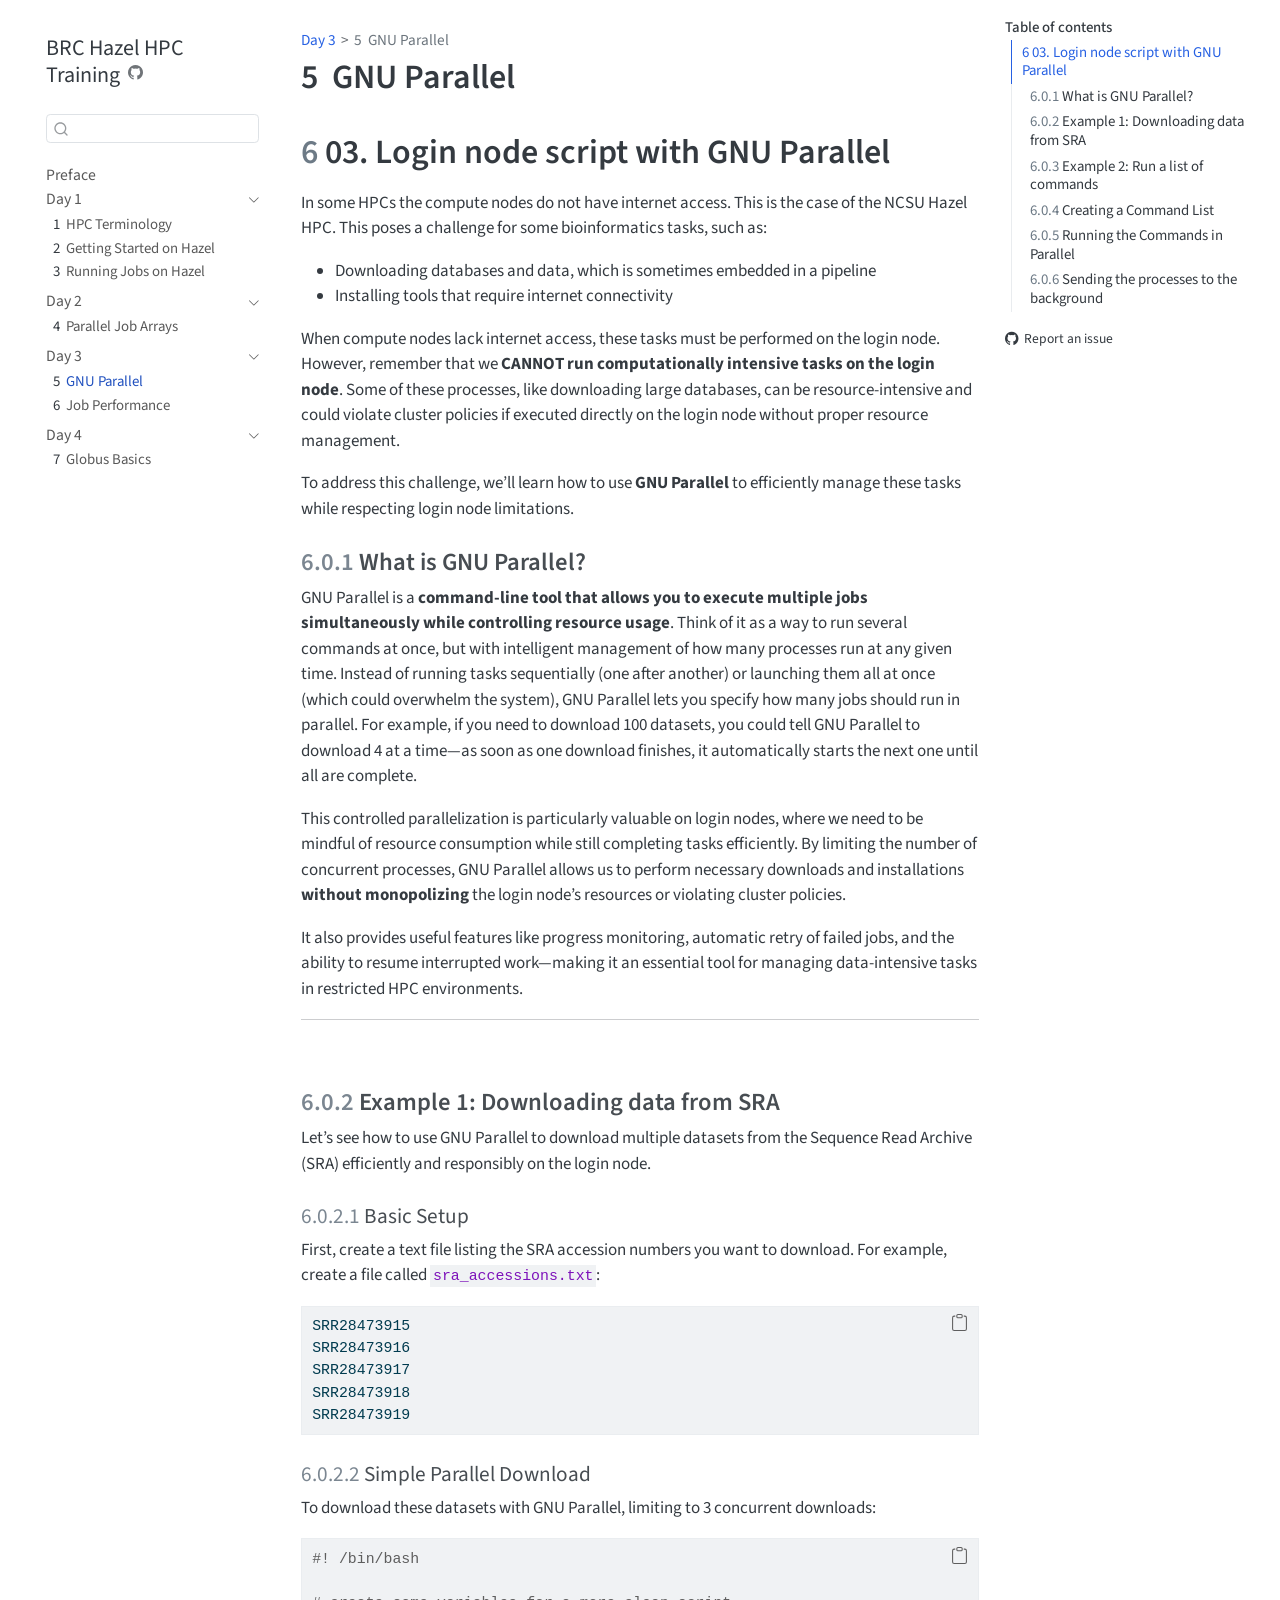
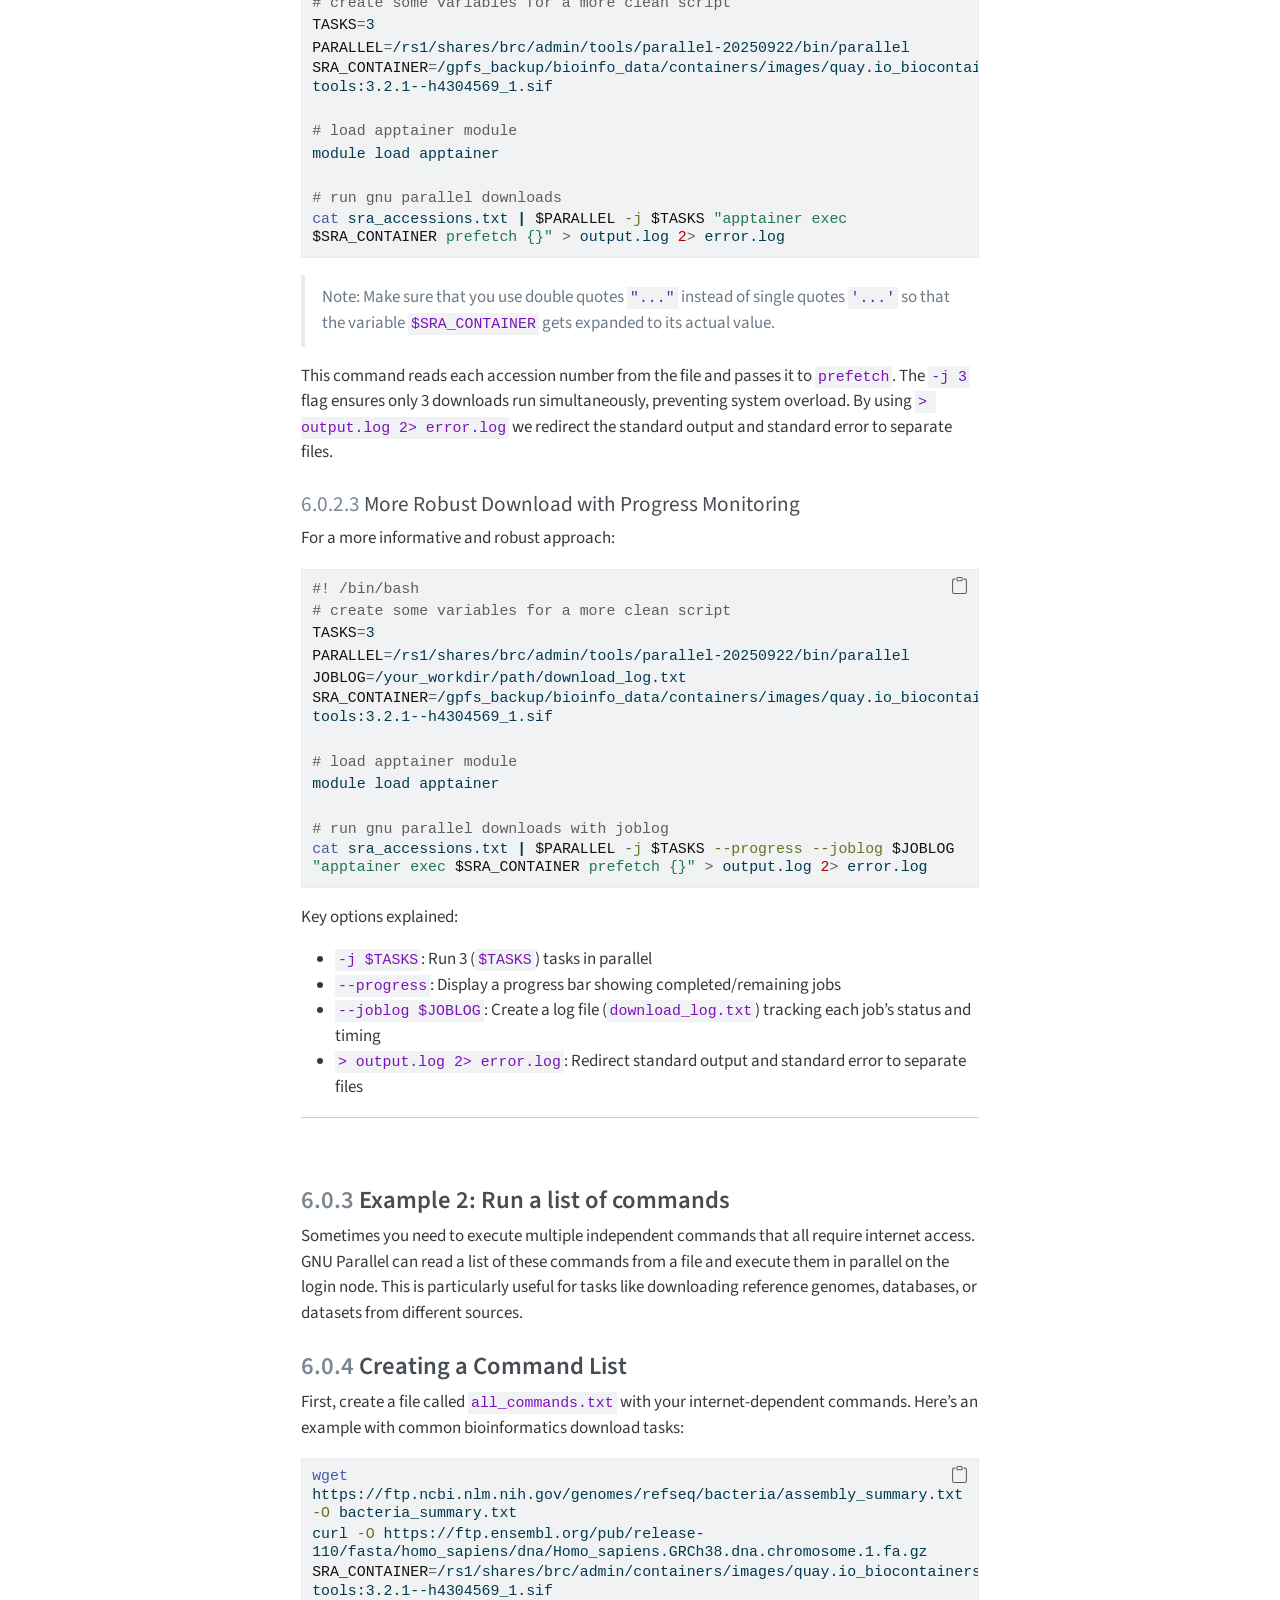
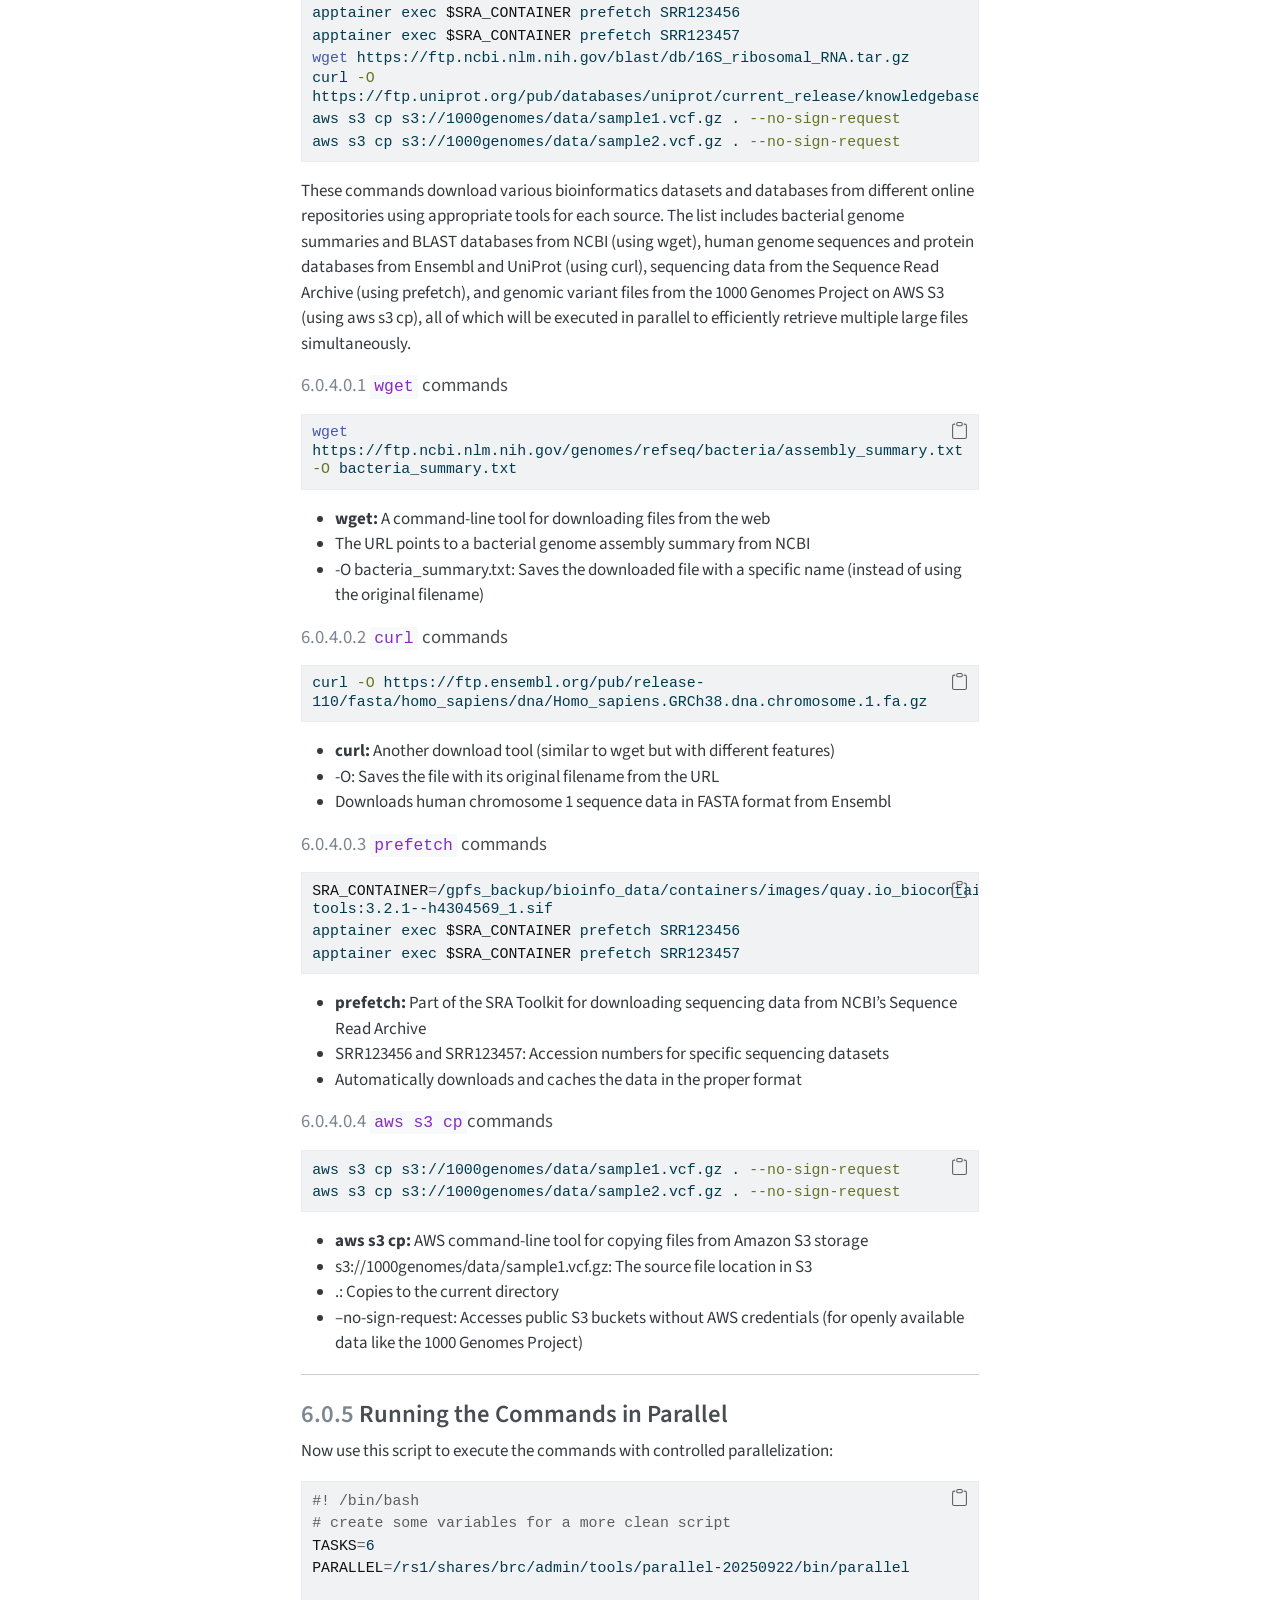
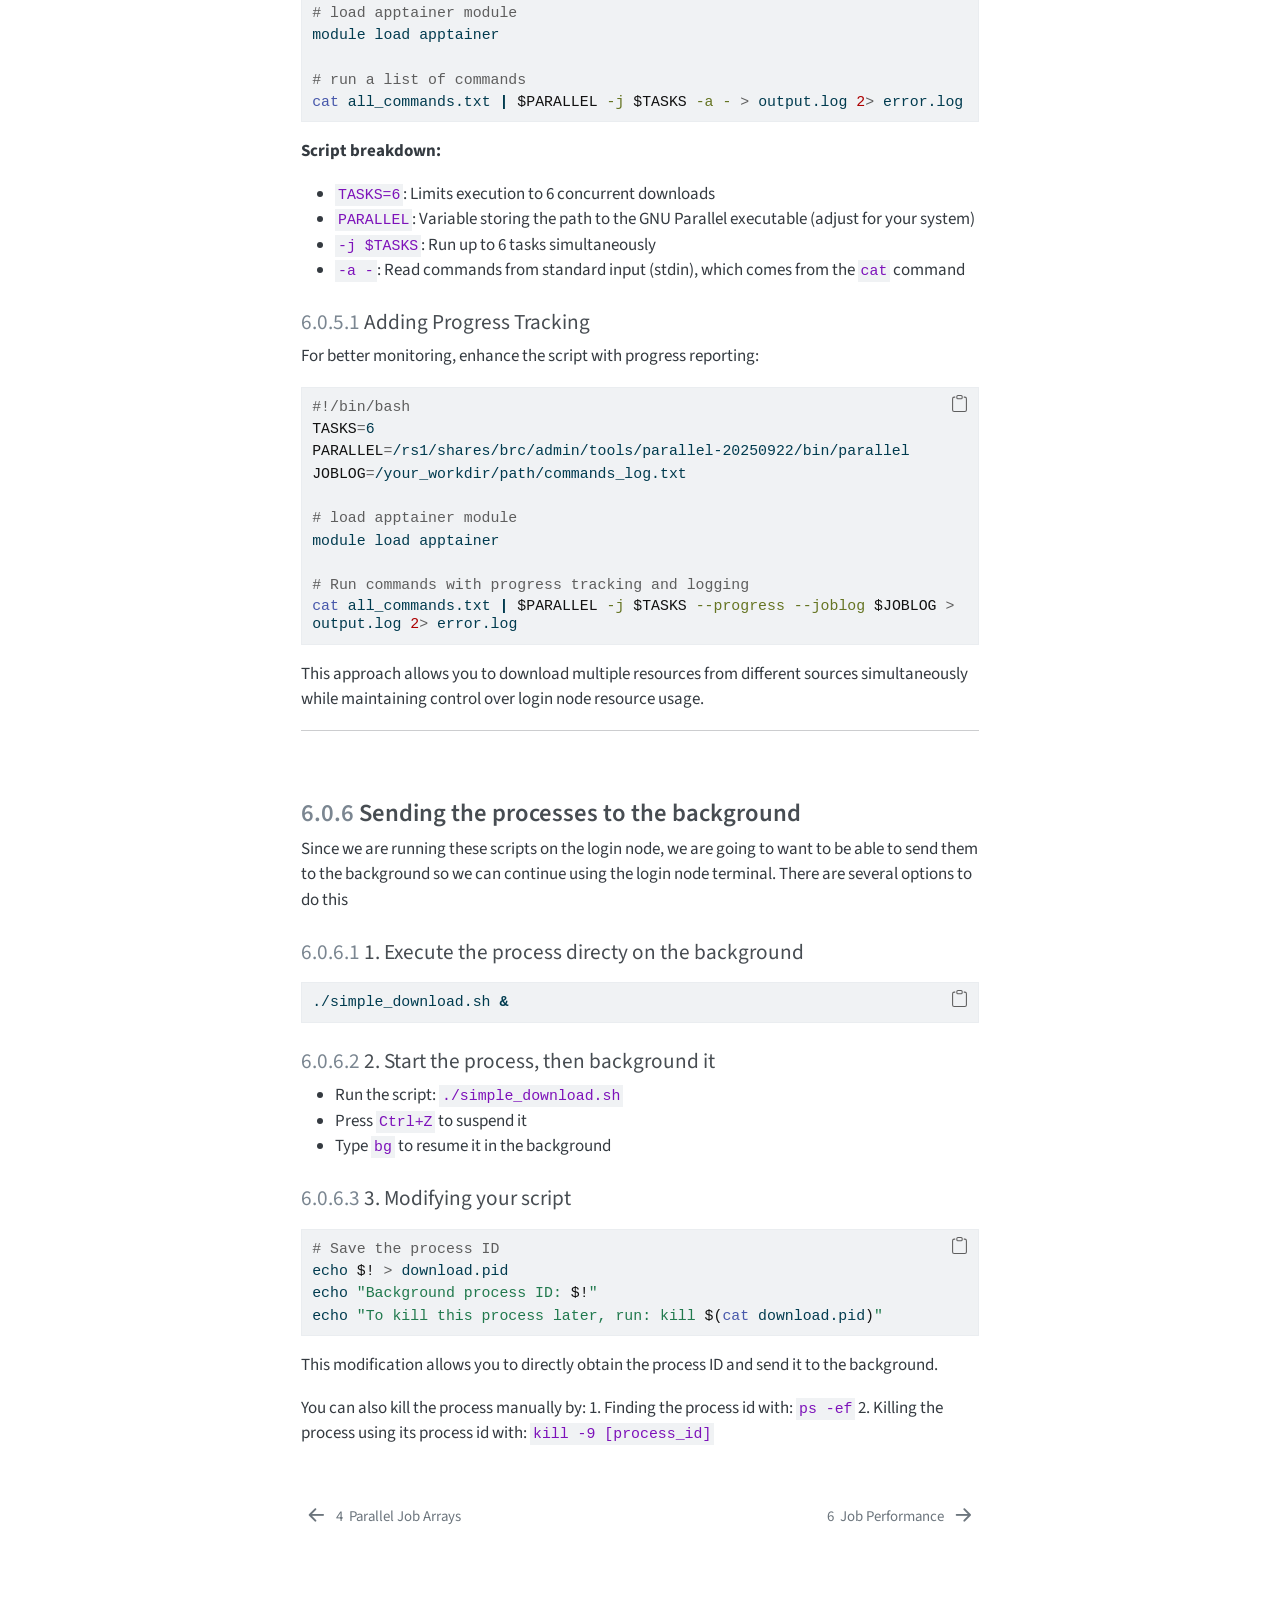
<file: notebooks/03_gnu_parallel.html>
<!DOCTYPE html>
<html xmlns="http://www.w3.org/1999/xhtml" lang="en" xml:lang="en"><head>

<meta charset="utf-8">
<meta name="generator" content="quarto-1.10.18">

<meta name="viewport" content="width=device-width, initial-scale=1.0, user-scalable=yes">


<title>5&nbsp; GNU Parallel – BRC Hazel HPC Training</title>
<style>
/* Default styles provided by pandoc.
** See https://pandoc.org/MANUAL.html#variables-for-html for config info.
*/
span.smallcaps{font-variant: small-caps;}
div.columns{display: flex; gap: 1.5em;}
div.column{flex: auto;}
@media screen {
div.columns{gap: min(4vw, 1.5em);}
div.column{overflow-x: auto;}
}
div.hanging-indent{margin-left: 1.5em; text-indent: -1.5em;}
ul.task-list{list-style: none;}
ul.task-list li input[type="checkbox"] {
  width: 0.8em;
  margin: 0 0.8em 0.2em -1em; /* quarto-specific, see https://github.com/quarto-dev/quarto-cli/issues/4556 */ 
  vertical-align: middle;
}
/* CSS for syntax highlighting */
html { -webkit-text-size-adjust: 100%; }
pre > code.sourceCode { white-space: pre; position: relative; }
pre > code.sourceCode > span { display: inline-block; line-height: 1.25; }
pre > code.sourceCode > span:empty { height: 1.2em; }
.sourceCode { overflow: visible; }
code.sourceCode > span { color: inherit; text-decoration: inherit; }
div.sourceCode { margin: 1em 0; }
pre.sourceCode { margin: 0; }
@media screen {
div.sourceCode { overflow: auto; }
}
@media print {
pre > code.sourceCode { white-space: pre-wrap; }
pre > code.sourceCode > span { text-indent: -5em; padding-left: 5em; }
}
pre.numberSource code
  { counter-reset: source-line 0; }
pre.numberSource code > span
  { position: relative; left: -4em; counter-increment: source-line; }
pre.numberSource code > span > a:first-child::before
  { content: counter(source-line);
    position: relative; left: -1em; text-align: right; vertical-align: baseline;
    border: none; display: inline-block;
    -webkit-touch-callout: none; -webkit-user-select: none;
    -khtml-user-select: none; -moz-user-select: none;
    -ms-user-select: none; user-select: none;
    padding: 0 4px; width: 4em;
  }
pre.numberSource { margin-left: 3em;  padding-left: 4px; }
div.sourceCode
  {   }
@media screen {
pre > code.sourceCode > span > a:first-child::before { text-decoration: underline; }
}
</style>


<script src="../site_libs/quarto-nav/quarto-nav.js"></script>
<script src="../site_libs/quarto-nav/headroom.min.js"></script>
<script src="../site_libs/clipboard/clipboard.min.js"></script>
<script src="../site_libs/quarto-search/autocomplete.umd.js"></script>
<script src="../site_libs/quarto-search/fuse.min.js"></script>
<script src="../site_libs/quarto-search/quarto-search.js"></script>
<meta name="quarto:offset" content="../">
<link href="../notebooks/05_job_performance.html" rel="next">
<link href="../notebooks/04_parallel_jobs.html" rel="prev">
<script src="../site_libs/quarto-html/quarto.js" type="module"></script>
<script src="../site_libs/quarto-html/tabsets/tabsets.js" type="module"></script>
<script src="../site_libs/quarto-html/popper.min.js"></script>
<script src="../site_libs/quarto-html/tippy.umd.min.js"></script>
<script src="../site_libs/quarto-html/anchor.min.js"></script>
<link href="../site_libs/quarto-html/tippy.css" rel="stylesheet">
<link href="../site_libs/quarto-html/quarto-syntax-highlighting-64a204ab8560d761af7679ceaba22944.css" rel="stylesheet" id="quarto-text-highlighting-styles">
<script src="../site_libs/bootstrap/bootstrap.min.js"></script>
<link href="../site_libs/bootstrap/bootstrap-icons.css" rel="stylesheet">
<link href="../site_libs/bootstrap/bootstrap-77f877a8bbdaf906de76408b5606b2fd.min.css" rel="stylesheet" append-hash="true" id="quarto-bootstrap" data-mode="light">
<script id="quarto-search-options" type="application/json">{
  "location": "sidebar",
  "copy-button": false,
  "collapse-after": 3,
  "panel-placement": "start",
  "type": "textbox",
  "limit": 50,
  "keyboard-shortcut": [
    "f",
    "/",
    "s"
  ],
  "show-item-context": false,
  "language": {
    "search-no-results-text": "No results",
    "search-matching-documents-text": "matching documents",
    "search-copy-link-title": "Copy link to search",
    "search-hide-matches-text": "Hide additional matches",
    "search-more-match-text": "more match in this document",
    "search-more-matches-text": "more matches in this document",
    "search-clear-button-title": "Clear",
    "search-text-placeholder": "",
    "search-detached-cancel-button-title": "Cancel",
    "search-submit-button-title": "Submit",
    "search-label": "Search"
  }
}</script>


</head>

<body class="nav-sidebar floating quarto-light">

<div id="quarto-search-results"></div>
  <header id="quarto-header" class="headroom fixed-top">
  <nav class="quarto-secondary-nav">
    <div class="container-fluid d-flex">
      <button type="button" class="quarto-btn-toggle btn" data-bs-toggle="collapse" role="button" data-bs-target=".quarto-sidebar-collapse-item" aria-controls="quarto-sidebar" aria-expanded="false" aria-label="Toggle sidebar navigation" onclick="if (window.quartoToggleHeadroom) { window.quartoToggleHeadroom(); }">
        <i class="bi bi-layout-text-sidebar-reverse"></i>
      </button>
        <nav class="quarto-page-breadcrumbs" aria-label="breadcrumb"><ol class="breadcrumb"><li class="breadcrumb-item"><a href="../notebooks/03_gnu_parallel.html">Day 3</a></li><li class="breadcrumb-item"><a href="../notebooks/03_gnu_parallel.html"><span class="chapter-number">5</span>&nbsp; <span class="chapter-title">GNU Parallel</span></a></li></ol></nav>
        <a class="flex-grow-1" role="navigation" data-bs-toggle="collapse" data-bs-target=".quarto-sidebar-collapse-item" aria-controls="quarto-sidebar" aria-expanded="false" aria-label="Toggle sidebar navigation" onclick="if (window.quartoToggleHeadroom) { window.quartoToggleHeadroom(); }">      
        </a>
      <button type="button" class="btn quarto-search-button" aria-label="Search" onclick="window.quartoOpenSearch();">
        <i class="bi bi-search"></i>
      </button>
    </div>
  </nav>
</header>
<!-- content -->
<div id="quarto-content" class="quarto-container page-columns page-rows-contents page-layout-article">
<!-- sidebar -->
  <nav id="quarto-sidebar" class="sidebar collapse collapse-horizontal quarto-sidebar-collapse-item sidebar-navigation floating overflow-auto">
    <div class="pt-lg-2 mt-2 text-left sidebar-header">
    <div class="sidebar-title mb-0 py-0">
      <a href="../">BRC Hazel HPC Training</a> 
        <div class="sidebar-tools-main">
    <a href="https://github.com/hurwitzlab/brc_hazel_training" title="Source Code" class="quarto-navigation-tool px-1" aria-label="Source Code"><i class="bi bi-github"></i></a>
</div>
    </div>
      </div>
        <div class="mt-2 flex-shrink-0 align-items-center">
        <div class="sidebar-search">
        <div id="quarto-search" class="" title="Search"></div>
        </div>
        </div>
    <div class="sidebar-menu-container"> 
    <ul class="list-unstyled mt-1">
        <li class="sidebar-item">
  <div class="sidebar-item-container"> 
  <a href="../index.html" class="sidebar-item-text sidebar-link">
 <span class="menu-text">Preface</span></a>
  </div>
</li>
        <li class="sidebar-item sidebar-item-section">
      <div class="sidebar-item-container"> 
            <a class="sidebar-item-text sidebar-link text-start" data-bs-toggle="collapse" data-bs-target="#quarto-sidebar-section-1" role="navigation" aria-expanded="true">
 <span class="menu-text">Day 1</span></a>
          <a class="sidebar-item-toggle text-start" data-bs-toggle="collapse" data-bs-target="#quarto-sidebar-section-1" role="navigation" aria-expanded="true" aria-label="Toggle section">
            <i class="bi bi-chevron-right ms-2"></i>
          </a> 
      </div>
      <ul id="quarto-sidebar-section-1" class="collapse list-unstyled sidebar-section depth1 show">  
          <li class="sidebar-item">
  <div class="sidebar-item-container"> 
  <a href="../notebooks/00_hpc_terminology.html" class="sidebar-item-text sidebar-link">
 <span class="menu-text"><span class="chapter-number">1</span>&nbsp; <span class="chapter-title">HPC Terminology</span></span></a>
  </div>
</li>
          <li class="sidebar-item">
  <div class="sidebar-item-container"> 
  <a href="../notebooks/01_ncsu_hazel_hpc.html" class="sidebar-item-text sidebar-link">
 <span class="menu-text"><span class="chapter-number">2</span>&nbsp; <span class="chapter-title">Getting Started on Hazel</span></span></a>
  </div>
</li>
          <li class="sidebar-item">
  <div class="sidebar-item-container"> 
  <a href="../notebooks/02_hazel_jobs.html" class="sidebar-item-text sidebar-link">
 <span class="menu-text"><span class="chapter-number">3</span>&nbsp; <span class="chapter-title">Running Jobs on Hazel</span></span></a>
  </div>
</li>
      </ul>
  </li>
        <li class="sidebar-item sidebar-item-section">
      <div class="sidebar-item-container"> 
            <a class="sidebar-item-text sidebar-link text-start" data-bs-toggle="collapse" data-bs-target="#quarto-sidebar-section-2" role="navigation" aria-expanded="true">
 <span class="menu-text">Day 2</span></a>
          <a class="sidebar-item-toggle text-start" data-bs-toggle="collapse" data-bs-target="#quarto-sidebar-section-2" role="navigation" aria-expanded="true" aria-label="Toggle section">
            <i class="bi bi-chevron-right ms-2"></i>
          </a> 
      </div>
      <ul id="quarto-sidebar-section-2" class="collapse list-unstyled sidebar-section depth1 show">  
          <li class="sidebar-item">
  <div class="sidebar-item-container"> 
  <a href="../notebooks/04_parallel_jobs.html" class="sidebar-item-text sidebar-link">
 <span class="menu-text"><span class="chapter-number">4</span>&nbsp; <span class="chapter-title">Parallel Job Arrays</span></span></a>
  </div>
</li>
      </ul>
  </li>
        <li class="sidebar-item sidebar-item-section">
      <div class="sidebar-item-container"> 
            <a class="sidebar-item-text sidebar-link text-start" data-bs-toggle="collapse" data-bs-target="#quarto-sidebar-section-3" role="navigation" aria-expanded="true">
 <span class="menu-text">Day 3</span></a>
          <a class="sidebar-item-toggle text-start" data-bs-toggle="collapse" data-bs-target="#quarto-sidebar-section-3" role="navigation" aria-expanded="true" aria-label="Toggle section">
            <i class="bi bi-chevron-right ms-2"></i>
          </a> 
      </div>
      <ul id="quarto-sidebar-section-3" class="collapse list-unstyled sidebar-section depth1 show">  
          <li class="sidebar-item">
  <div class="sidebar-item-container"> 
  <a href="../notebooks/03_gnu_parallel.html" class="sidebar-item-text sidebar-link active">
 <span class="menu-text"><span class="chapter-number">5</span>&nbsp; <span class="chapter-title">GNU Parallel</span></span></a>
  </div>
</li>
          <li class="sidebar-item">
  <div class="sidebar-item-container"> 
  <a href="../notebooks/05_job_performance.html" class="sidebar-item-text sidebar-link">
 <span class="menu-text"><span class="chapter-number">6</span>&nbsp; <span class="chapter-title">Job Performance</span></span></a>
  </div>
</li>
      </ul>
  </li>
        <li class="sidebar-item sidebar-item-section">
      <div class="sidebar-item-container"> 
            <a class="sidebar-item-text sidebar-link text-start" data-bs-toggle="collapse" data-bs-target="#quarto-sidebar-section-4" role="navigation" aria-expanded="true">
 <span class="menu-text">Day 4</span></a>
          <a class="sidebar-item-toggle text-start" data-bs-toggle="collapse" data-bs-target="#quarto-sidebar-section-4" role="navigation" aria-expanded="true" aria-label="Toggle section">
            <i class="bi bi-chevron-right ms-2"></i>
          </a> 
      </div>
      <ul id="quarto-sidebar-section-4" class="collapse list-unstyled sidebar-section depth1 show">  
          <li class="sidebar-item">
  <div class="sidebar-item-container"> 
  <a href="../notebooks/globus_basics.html" class="sidebar-item-text sidebar-link">
 <span class="menu-text"><span class="chapter-number">7</span>&nbsp; <span class="chapter-title">Globus Basics</span></span></a>
  </div>
</li>
      </ul>
  </li>
    </ul>
    </div>
</nav>
<div id="quarto-sidebar-glass" class="quarto-sidebar-collapse-item" data-bs-toggle="collapse" data-bs-target=".quarto-sidebar-collapse-item"></div>
<!-- margin-sidebar -->
    <div id="quarto-margin-sidebar" class="sidebar margin-sidebar">
        <nav id="TOC" role="doc-toc" class="toc-active">
    <h2 id="toc-title">Table of contents</h2>
   
  <ul>
  <li><a href="#login-node-script-with-gnu-parallel" id="toc-login-node-script-with-gnu-parallel" class="nav-link active" data-scroll-target="#login-node-script-with-gnu-parallel"><span class="header-section-number">6</span> 03. Login node script with GNU Parallel</a>
  <ul class="collapse">
  <li><a href="#what-is-gnu-parallel" id="toc-what-is-gnu-parallel" class="nav-link" data-scroll-target="#what-is-gnu-parallel"><span class="header-section-number">6.0.1</span> What is GNU Parallel?</a></li>
  <li><a href="#example-1-downloading-data-from-sra" id="toc-example-1-downloading-data-from-sra" class="nav-link" data-scroll-target="#example-1-downloading-data-from-sra"><span class="header-section-number">6.0.2</span> Example 1: Downloading data from SRA</a></li>
  <li><a href="#example-2-run-a-list-of-commands" id="toc-example-2-run-a-list-of-commands" class="nav-link" data-scroll-target="#example-2-run-a-list-of-commands"><span class="header-section-number">6.0.3</span> Example 2: Run a list of commands</a></li>
  <li><a href="#creating-a-command-list" id="toc-creating-a-command-list" class="nav-link" data-scroll-target="#creating-a-command-list"><span class="header-section-number">6.0.4</span> Creating a Command List</a></li>
  <li><a href="#running-the-commands-in-parallel" id="toc-running-the-commands-in-parallel" class="nav-link" data-scroll-target="#running-the-commands-in-parallel"><span class="header-section-number">6.0.5</span> Running the Commands in Parallel</a></li>
  <li><a href="#sending-the-processes-to-the-background" id="toc-sending-the-processes-to-the-background" class="nav-link" data-scroll-target="#sending-the-processes-to-the-background"><span class="header-section-number">6.0.6</span> Sending the processes to the background</a></li>
  </ul></li>
  </ul>
<div class="toc-actions"><ul><li><a href="https://github.com/hurwitzlab/brc_hazel_training/issues/new" class="toc-action"><i class="bi bi-github"></i>Report an issue</a></li></ul></div></nav>
    </div>
<!-- main -->
<main class="content" id="quarto-document-content">

<header id="title-block-header" class="quarto-title-block default"><nav class="quarto-page-breadcrumbs quarto-title-breadcrumbs d-none d-lg-block" aria-label="breadcrumb"><ol class="breadcrumb"><li class="breadcrumb-item"><a href="../notebooks/03_gnu_parallel.html">Day 3</a></li><li class="breadcrumb-item"><a href="../notebooks/03_gnu_parallel.html"><span class="chapter-number">5</span>&nbsp; <span class="chapter-title">GNU Parallel</span></a></li></ol></nav>
<div class="quarto-title">
<h1 class="title"><span class="chapter-number">5</span>&nbsp; <span class="chapter-title">GNU Parallel</span></h1>
</div>



<div class="quarto-title-meta">

    
  
    
  </div>
  


</header>


<section id="login-node-script-with-gnu-parallel" class="level1" data-number="6">
<h1 data-number="6"><span class="header-section-number">6</span> 03. Login node script with GNU Parallel</h1>
<p>In some HPCs the compute nodes do not have internet access. This is the case of the NCSU Hazel HPC. This poses a challenge for some bioinformatics tasks, such as:</p>
<ul>
<li>Downloading databases and data, which is sometimes embedded in a pipeline</li>
<li>Installing tools that require internet connectivity</li>
</ul>
<p>When compute nodes lack internet access, these tasks must be performed on the login node. However, remember that we <strong>CANNOT run computationally intensive tasks on the login node</strong>. Some of these processes, like downloading large databases, can be resource-intensive and could violate cluster policies if executed directly on the login node without proper resource management.</p>
<p>To address this challenge, we’ll learn how to use <strong>GNU Parallel</strong> to efficiently manage these tasks while respecting login node limitations.</p>
<section id="what-is-gnu-parallel" class="level3" data-number="6.0.1">
<h3 data-number="6.0.1" class="anchored" data-anchor-id="what-is-gnu-parallel"><span class="header-section-number">6.0.1</span> What is GNU Parallel?</h3>
<p>GNU Parallel is a <strong>command-line tool that allows you to execute multiple jobs simultaneously while controlling resource usage</strong>. Think of it as a way to run several commands at once, but with intelligent management of how many processes run at any given time. Instead of running tasks sequentially (one after another) or launching them all at once (which could overwhelm the system), GNU Parallel lets you specify how many jobs should run in parallel. For example, if you need to download 100 datasets, you could tell GNU Parallel to download 4 at a time—as soon as one download finishes, it automatically starts the next one until all are complete.</p>
<p>This controlled parallelization is particularly valuable on login nodes, where we need to be mindful of resource consumption while still completing tasks efficiently. By limiting the number of concurrent processes, GNU Parallel allows us to perform necessary downloads and installations <strong>without monopolizing</strong> the login node’s resources or violating cluster policies.</p>
<p>It also provides useful features like progress monitoring, automatic retry of failed jobs, and the ability to resume interrupted work—making it an essential tool for managing data-intensive tasks in restricted HPC environments.</p>
<hr>
<p><br>
</p>
</section>
<section id="example-1-downloading-data-from-sra" class="level3" data-number="6.0.2">
<h3 data-number="6.0.2" class="anchored" data-anchor-id="example-1-downloading-data-from-sra"><span class="header-section-number">6.0.2</span> Example 1: Downloading data from SRA</h3>
<p>Let’s see how to use GNU Parallel to download multiple datasets from the Sequence Read Archive (SRA) efficiently and responsibly on the login node.</p>
<section id="basic-setup" class="level4" data-number="6.0.2.1">
<h4 data-number="6.0.2.1" class="anchored" data-anchor-id="basic-setup"><span class="header-section-number">6.0.2.1</span> Basic Setup</h4>
<p>First, create a text file listing the SRA accession numbers you want to download. For example, create a file called <code>sra_accessions.txt</code>:</p>
<div class="code-copy-outer-scaffold"><div class="sourceCode" id="cb1"><pre class="sourceCode bash code-with-copy"><code class="sourceCode bash"><span id="cb1-1"><a href="#cb1-1" aria-hidden="true" tabindex="-1"></a><span class="ex">SRR28473915</span></span>
<span id="cb1-2"><a href="#cb1-2" aria-hidden="true" tabindex="-1"></a><span class="ex">SRR28473916</span></span>
<span id="cb1-3"><a href="#cb1-3" aria-hidden="true" tabindex="-1"></a><span class="ex">SRR28473917</span></span>
<span id="cb1-4"><a href="#cb1-4" aria-hidden="true" tabindex="-1"></a><span class="ex">SRR28473918</span></span>
<span id="cb1-5"><a href="#cb1-5" aria-hidden="true" tabindex="-1"></a><span class="ex">SRR28473919</span></span></code></pre></div><button title="Copy to Clipboard" class="code-copy-button"><i class="bi"></i></button></div>
</section>
<section id="simple-parallel-download" class="level4" data-number="6.0.2.2">
<h4 data-number="6.0.2.2" class="anchored" data-anchor-id="simple-parallel-download"><span class="header-section-number">6.0.2.2</span> Simple Parallel Download</h4>
<p>To download these datasets with GNU Parallel, limiting to 3 concurrent downloads:</p>
<div class="code-copy-outer-scaffold"><div class="sourceCode" id="cb2"><pre class="sourceCode bash code-with-copy"><code class="sourceCode bash"><span id="cb2-1"><a href="#cb2-1" aria-hidden="true" tabindex="-1"></a><span class="co">#! /bin/bash</span></span>
<span id="cb2-2"><a href="#cb2-2" aria-hidden="true" tabindex="-1"></a></span>
<span id="cb2-3"><a href="#cb2-3" aria-hidden="true" tabindex="-1"></a><span class="co"># create some variables for a more clean script</span></span>
<span id="cb2-4"><a href="#cb2-4" aria-hidden="true" tabindex="-1"></a><span class="va">TASKS</span><span class="op">=</span>3</span>
<span id="cb2-5"><a href="#cb2-5" aria-hidden="true" tabindex="-1"></a><span class="va">PARALLEL</span><span class="op">=</span>/rs1/shares/brc/admin/tools/parallel-20250922/bin/parallel</span>
<span id="cb2-6"><a href="#cb2-6" aria-hidden="true" tabindex="-1"></a><span class="va">SRA_CONTAINER</span><span class="op">=</span>/gpfs_backup/bioinfo_data/containers/images/quay.io_biocontainers_sra-tools:3.2.1--h4304569_1.sif</span>
<span id="cb2-7"><a href="#cb2-7" aria-hidden="true" tabindex="-1"></a></span>
<span id="cb2-8"><a href="#cb2-8" aria-hidden="true" tabindex="-1"></a><span class="co"># load apptainer module</span></span>
<span id="cb2-9"><a href="#cb2-9" aria-hidden="true" tabindex="-1"></a><span class="ex">module</span> load apptainer</span>
<span id="cb2-10"><a href="#cb2-10" aria-hidden="true" tabindex="-1"></a></span>
<span id="cb2-11"><a href="#cb2-11" aria-hidden="true" tabindex="-1"></a><span class="co"># run gnu parallel downloads</span></span>
<span id="cb2-12"><a href="#cb2-12" aria-hidden="true" tabindex="-1"></a><span class="fu">cat</span> sra_accessions.txt <span class="kw">|</span> <span class="va">$PARALLEL</span> <span class="at">-j</span> <span class="va">$TASKS</span> <span class="st">"apptainer exec </span><span class="va">$SRA_CONTAINER</span><span class="st"> prefetch {}"</span> <span class="op">&gt;</span> output.log <span class="dv">2</span><span class="op">&gt;</span> error.log</span></code></pre></div><button title="Copy to Clipboard" class="code-copy-button"><i class="bi"></i></button></div>
<blockquote class="blockquote">
<p>Note: Make sure that you use double quotes <code>"..."</code> instead of single quotes <code>'...'</code> so that the variable <code>$SRA_CONTAINER</code> gets expanded to its actual value.</p>
</blockquote>
<p>This command reads each accession number from the file and passes it to <code>prefetch</code>. The <code>-j 3</code> flag ensures only 3 downloads run simultaneously, preventing system overload. By using <code>&gt; output.log 2&gt; error.log</code> we redirect the standard output and standard error to separate files.</p>
</section>
<section id="more-robust-download-with-progress-monitoring" class="level4" data-number="6.0.2.3">
<h4 data-number="6.0.2.3" class="anchored" data-anchor-id="more-robust-download-with-progress-monitoring"><span class="header-section-number">6.0.2.3</span> More Robust Download with Progress Monitoring</h4>
<p>For a more informative and robust approach:</p>
<div class="code-copy-outer-scaffold"><div class="sourceCode" id="cb3"><pre class="sourceCode bash code-with-copy"><code class="sourceCode bash"><span id="cb3-1"><a href="#cb3-1" aria-hidden="true" tabindex="-1"></a><span class="co">#! /bin/bash</span></span>
<span id="cb3-2"><a href="#cb3-2" aria-hidden="true" tabindex="-1"></a><span class="co"># create some variables for a more clean script</span></span>
<span id="cb3-3"><a href="#cb3-3" aria-hidden="true" tabindex="-1"></a><span class="va">TASKS</span><span class="op">=</span>3</span>
<span id="cb3-4"><a href="#cb3-4" aria-hidden="true" tabindex="-1"></a><span class="va">PARALLEL</span><span class="op">=</span>/rs1/shares/brc/admin/tools/parallel-20250922/bin/parallel</span>
<span id="cb3-5"><a href="#cb3-5" aria-hidden="true" tabindex="-1"></a><span class="va">JOBLOG</span><span class="op">=</span>/your_workdir/path/download_log.txt</span>
<span id="cb3-6"><a href="#cb3-6" aria-hidden="true" tabindex="-1"></a><span class="va">SRA_CONTAINER</span><span class="op">=</span>/gpfs_backup/bioinfo_data/containers/images/quay.io_biocontainers_sra-tools:3.2.1--h4304569_1.sif</span>
<span id="cb3-7"><a href="#cb3-7" aria-hidden="true" tabindex="-1"></a></span>
<span id="cb3-8"><a href="#cb3-8" aria-hidden="true" tabindex="-1"></a><span class="co"># load apptainer module</span></span>
<span id="cb3-9"><a href="#cb3-9" aria-hidden="true" tabindex="-1"></a><span class="ex">module</span> load apptainer</span>
<span id="cb3-10"><a href="#cb3-10" aria-hidden="true" tabindex="-1"></a></span>
<span id="cb3-11"><a href="#cb3-11" aria-hidden="true" tabindex="-1"></a><span class="co"># run gnu parallel downloads with joblog</span></span>
<span id="cb3-12"><a href="#cb3-12" aria-hidden="true" tabindex="-1"></a><span class="fu">cat</span> sra_accessions.txt <span class="kw">|</span> <span class="va">$PARALLEL</span> <span class="at">-j</span> <span class="va">$TASKS</span> <span class="at">--progress</span> <span class="at">--joblog</span> <span class="va">$JOBLOG</span> <span class="st">"apptainer exec </span><span class="va">$SRA_CONTAINER</span><span class="st"> prefetch {}"</span> <span class="op">&gt;</span> output.log <span class="dv">2</span><span class="op">&gt;</span> error.log</span></code></pre></div><button title="Copy to Clipboard" class="code-copy-button"><i class="bi"></i></button></div>
<p>Key options explained:</p>
<ul>
<li><code>-j $TASKS</code>: Run 3 (<code>$TASKS</code>) tasks in parallel</li>
<li><code>--progress</code>: Display a progress bar showing completed/remaining jobs</li>
<li><code>--joblog $JOBLOG</code>: Create a log file (<code>download_log.txt</code>) tracking each job’s status and timing</li>
<li><code>&gt; output.log 2&gt; error.log</code>: Redirect standard output and standard error to separate files</li>
</ul>
<hr>
<p><br>
</p>
</section>
</section>
<section id="example-2-run-a-list-of-commands" class="level3" data-number="6.0.3">
<h3 data-number="6.0.3" class="anchored" data-anchor-id="example-2-run-a-list-of-commands"><span class="header-section-number">6.0.3</span> Example 2: Run a list of commands</h3>
<p>Sometimes you need to execute multiple independent commands that all require internet access. GNU Parallel can read a list of these commands from a file and execute them in parallel on the login node. This is particularly useful for tasks like downloading reference genomes, databases, or datasets from different sources.</p>
</section>
<section id="creating-a-command-list" class="level3" data-number="6.0.4">
<h3 data-number="6.0.4" class="anchored" data-anchor-id="creating-a-command-list"><span class="header-section-number">6.0.4</span> Creating a Command List</h3>
<p>First, create a file called <code>all_commands.txt</code> with your internet-dependent commands. Here’s an example with common bioinformatics download tasks:</p>
<div class="code-copy-outer-scaffold"><div class="sourceCode" id="cb4"><pre class="sourceCode bash code-with-copy"><code class="sourceCode bash"><span id="cb4-1"><a href="#cb4-1" aria-hidden="true" tabindex="-1"></a><span class="fu">wget</span> https://ftp.ncbi.nlm.nih.gov/genomes/refseq/bacteria/assembly_summary.txt <span class="at">-O</span> bacteria_summary.txt</span>
<span id="cb4-2"><a href="#cb4-2" aria-hidden="true" tabindex="-1"></a><span class="ex">curl</span> <span class="at">-O</span> https://ftp.ensembl.org/pub/release-110/fasta/homo_sapiens/dna/Homo_sapiens.GRCh38.dna.chromosome.1.fa.gz</span>
<span id="cb4-3"><a href="#cb4-3" aria-hidden="true" tabindex="-1"></a><span class="va">SRA_CONTAINER</span><span class="op">=</span>/rs1/shares/brc/admin/containers/images/quay.io_biocontainers_sra-tools:3.2.1--h4304569_1.sif</span>
<span id="cb4-4"><a href="#cb4-4" aria-hidden="true" tabindex="-1"></a><span class="ex">apptainer</span> exec <span class="va">$SRA_CONTAINER</span> prefetch SRR123456</span>
<span id="cb4-5"><a href="#cb4-5" aria-hidden="true" tabindex="-1"></a><span class="ex">apptainer</span> exec <span class="va">$SRA_CONTAINER</span> prefetch SRR123457</span>
<span id="cb4-6"><a href="#cb4-6" aria-hidden="true" tabindex="-1"></a><span class="fu">wget</span> https://ftp.ncbi.nlm.nih.gov/blast/db/16S_ribosomal_RNA.tar.gz</span>
<span id="cb4-7"><a href="#cb4-7" aria-hidden="true" tabindex="-1"></a><span class="ex">curl</span> <span class="at">-O</span> https://ftp.uniprot.org/pub/databases/uniprot/current_release/knowledgebase/complete/uniprot_sprot.fasta.gz</span>
<span id="cb4-8"><a href="#cb4-8" aria-hidden="true" tabindex="-1"></a><span class="ex">aws</span> s3 cp s3://1000genomes/data/sample1.vcf.gz . <span class="at">--no-sign-request</span></span>
<span id="cb4-9"><a href="#cb4-9" aria-hidden="true" tabindex="-1"></a><span class="ex">aws</span> s3 cp s3://1000genomes/data/sample2.vcf.gz . <span class="at">--no-sign-request</span></span></code></pre></div><button title="Copy to Clipboard" class="code-copy-button"><i class="bi"></i></button></div>
<p>These commands download various bioinformatics datasets and databases from different online repositories using appropriate tools for each source. The list includes bacterial genome summaries and BLAST databases from NCBI (using wget), human genome sequences and protein databases from Ensembl and UniProt (using curl), sequencing data from the Sequence Read Archive (using prefetch), and genomic variant files from the 1000 Genomes Project on AWS S3 (using aws s3 cp), all of which will be executed in parallel to efficiently retrieve multiple large files simultaneously.</p>
<section id="wget-commands" class="level5" data-number="6.0.4.0.1">
<h5 data-number="6.0.4.0.1" class="anchored" data-anchor-id="wget-commands"><span class="header-section-number">6.0.4.0.1</span> <code>wget</code> commands</h5>
<div class="code-copy-outer-scaffold"><div class="sourceCode" id="cb5"><pre class="sourceCode bash code-with-copy"><code class="sourceCode bash"><span id="cb5-1"><a href="#cb5-1" aria-hidden="true" tabindex="-1"></a><span class="fu">wget</span> https://ftp.ncbi.nlm.nih.gov/genomes/refseq/bacteria/assembly_summary.txt <span class="at">-O</span> bacteria_summary.txt</span></code></pre></div><button title="Copy to Clipboard" class="code-copy-button"><i class="bi"></i></button></div>
<ul>
<li><strong>wget:</strong> A command-line tool for downloading files from the web</li>
<li>The URL points to a bacterial genome assembly summary from NCBI</li>
<li>-O bacteria_summary.txt: Saves the downloaded file with a specific name (instead of using the original filename)</li>
</ul>
</section>
<section id="curl-commands" class="level5" data-number="6.0.4.0.2">
<h5 data-number="6.0.4.0.2" class="anchored" data-anchor-id="curl-commands"><span class="header-section-number">6.0.4.0.2</span> <code>curl</code> commands</h5>
<div class="code-copy-outer-scaffold"><div class="sourceCode" id="cb6"><pre class="sourceCode bash code-with-copy"><code class="sourceCode bash"><span id="cb6-1"><a href="#cb6-1" aria-hidden="true" tabindex="-1"></a><span class="ex">curl</span> <span class="at">-O</span> https://ftp.ensembl.org/pub/release-110/fasta/homo_sapiens/dna/Homo_sapiens.GRCh38.dna.chromosome.1.fa.gz</span></code></pre></div><button title="Copy to Clipboard" class="code-copy-button"><i class="bi"></i></button></div>
<ul>
<li><strong>curl:</strong> Another download tool (similar to wget but with different features)</li>
<li>-O: Saves the file with its original filename from the URL</li>
<li>Downloads human chromosome 1 sequence data in FASTA format from Ensembl</li>
</ul>
</section>
<section id="prefetch-commands" class="level5" data-number="6.0.4.0.3">
<h5 data-number="6.0.4.0.3" class="anchored" data-anchor-id="prefetch-commands"><span class="header-section-number">6.0.4.0.3</span> <code>prefetch</code> commands</h5>
<div class="code-copy-outer-scaffold"><div class="sourceCode" id="cb7"><pre class="sourceCode bash code-with-copy"><code class="sourceCode bash"><span id="cb7-1"><a href="#cb7-1" aria-hidden="true" tabindex="-1"></a><span class="va">SRA_CONTAINER</span><span class="op">=</span>/gpfs_backup/bioinfo_data/containers/images/quay.io_biocontainers_sra-tools:3.2.1--h4304569_1.sif</span>
<span id="cb7-2"><a href="#cb7-2" aria-hidden="true" tabindex="-1"></a><span class="ex">apptainer</span> exec <span class="va">$SRA_CONTAINER</span> prefetch SRR123456</span>
<span id="cb7-3"><a href="#cb7-3" aria-hidden="true" tabindex="-1"></a><span class="ex">apptainer</span> exec <span class="va">$SRA_CONTAINER</span> prefetch SRR123457</span></code></pre></div><button title="Copy to Clipboard" class="code-copy-button"><i class="bi"></i></button></div>
<ul>
<li><strong>prefetch:</strong> Part of the SRA Toolkit for downloading sequencing data from NCBI’s Sequence Read Archive</li>
<li>SRR123456 and SRR123457: Accession numbers for specific sequencing datasets</li>
<li>Automatically downloads and caches the data in the proper format</li>
</ul>
</section>
<section id="aws-s3-cpcommands" class="level5" data-number="6.0.4.0.4">
<h5 data-number="6.0.4.0.4" class="anchored" data-anchor-id="aws-s3-cpcommands"><span class="header-section-number">6.0.4.0.4</span> <code>aws s3 cp</code>commands</h5>
<div class="code-copy-outer-scaffold"><div class="sourceCode" id="cb8"><pre class="sourceCode bash code-with-copy"><code class="sourceCode bash"><span id="cb8-1"><a href="#cb8-1" aria-hidden="true" tabindex="-1"></a><span class="ex">aws</span> s3 cp s3://1000genomes/data/sample1.vcf.gz . <span class="at">--no-sign-request</span></span>
<span id="cb8-2"><a href="#cb8-2" aria-hidden="true" tabindex="-1"></a><span class="ex">aws</span> s3 cp s3://1000genomes/data/sample2.vcf.gz . <span class="at">--no-sign-request</span></span></code></pre></div><button title="Copy to Clipboard" class="code-copy-button"><i class="bi"></i></button></div>
<ul>
<li><strong>aws s3 cp:</strong> AWS command-line tool for copying files from Amazon S3 storage</li>
<li>s3://1000genomes/data/sample1.vcf.gz: The source file location in S3</li>
<li>.: Copies to the current directory</li>
<li>–no-sign-request: Accesses public S3 buckets without AWS credentials (for openly available data like the 1000 Genomes Project)</li>
</ul>
<hr>
</section>
</section>
<section id="running-the-commands-in-parallel" class="level3" data-number="6.0.5">
<h3 data-number="6.0.5" class="anchored" data-anchor-id="running-the-commands-in-parallel"><span class="header-section-number">6.0.5</span> Running the Commands in Parallel</h3>
<p>Now use this script to execute the commands with controlled parallelization:</p>
<div class="code-copy-outer-scaffold"><div class="sourceCode" id="cb9"><pre class="sourceCode bash code-with-copy"><code class="sourceCode bash"><span id="cb9-1"><a href="#cb9-1" aria-hidden="true" tabindex="-1"></a><span class="co">#! /bin/bash</span></span>
<span id="cb9-2"><a href="#cb9-2" aria-hidden="true" tabindex="-1"></a><span class="co"># create some variables for a more clean script</span></span>
<span id="cb9-3"><a href="#cb9-3" aria-hidden="true" tabindex="-1"></a><span class="va">TASKS</span><span class="op">=</span>6</span>
<span id="cb9-4"><a href="#cb9-4" aria-hidden="true" tabindex="-1"></a><span class="va">PARALLEL</span><span class="op">=</span>/rs1/shares/brc/admin/tools/parallel-20250922/bin/parallel</span>
<span id="cb9-5"><a href="#cb9-5" aria-hidden="true" tabindex="-1"></a></span>
<span id="cb9-6"><a href="#cb9-6" aria-hidden="true" tabindex="-1"></a><span class="co"># load apptainer module</span></span>
<span id="cb9-7"><a href="#cb9-7" aria-hidden="true" tabindex="-1"></a><span class="ex">module</span> load apptainer</span>
<span id="cb9-8"><a href="#cb9-8" aria-hidden="true" tabindex="-1"></a></span>
<span id="cb9-9"><a href="#cb9-9" aria-hidden="true" tabindex="-1"></a><span class="co"># run a list of commands</span></span>
<span id="cb9-10"><a href="#cb9-10" aria-hidden="true" tabindex="-1"></a><span class="fu">cat</span> all_commands.txt <span class="kw">|</span> <span class="va">$PARALLEL</span> <span class="at">-j</span> <span class="va">$TASKS</span> <span class="at">-a</span> <span class="at">-</span> <span class="op">&gt;</span> output.log <span class="dv">2</span><span class="op">&gt;</span> error.log</span></code></pre></div><button title="Copy to Clipboard" class="code-copy-button"><i class="bi"></i></button></div>
<p><strong>Script breakdown:</strong></p>
<ul>
<li><code>TASKS=6</code>: Limits execution to 6 concurrent downloads</li>
<li><code>PARALLEL</code>: Variable storing the path to the GNU Parallel executable (adjust for your system)</li>
<li><code>-j $TASKS</code>: Run up to 6 tasks simultaneously</li>
<li><code>-a -</code>: Read commands from standard input (stdin), which comes from the <code>cat</code> command</li>
</ul>
<section id="adding-progress-tracking" class="level4" data-number="6.0.5.1">
<h4 data-number="6.0.5.1" class="anchored" data-anchor-id="adding-progress-tracking"><span class="header-section-number">6.0.5.1</span> Adding Progress Tracking</h4>
<p>For better monitoring, enhance the script with progress reporting:</p>
<div class="code-copy-outer-scaffold"><div class="sourceCode" id="cb10"><pre class="sourceCode bash code-with-copy"><code class="sourceCode bash"><span id="cb10-1"><a href="#cb10-1" aria-hidden="true" tabindex="-1"></a><span class="co">#!/bin/bash</span></span>
<span id="cb10-2"><a href="#cb10-2" aria-hidden="true" tabindex="-1"></a><span class="va">TASKS</span><span class="op">=</span>6</span>
<span id="cb10-3"><a href="#cb10-3" aria-hidden="true" tabindex="-1"></a><span class="va">PARALLEL</span><span class="op">=</span>/rs1/shares/brc/admin/tools/parallel-20250922/bin/parallel</span>
<span id="cb10-4"><a href="#cb10-4" aria-hidden="true" tabindex="-1"></a><span class="va">JOBLOG</span><span class="op">=</span>/your_workdir/path/commands_log.txt</span>
<span id="cb10-5"><a href="#cb10-5" aria-hidden="true" tabindex="-1"></a></span>
<span id="cb10-6"><a href="#cb10-6" aria-hidden="true" tabindex="-1"></a><span class="co"># load apptainer module</span></span>
<span id="cb10-7"><a href="#cb10-7" aria-hidden="true" tabindex="-1"></a><span class="ex">module</span> load apptainer</span>
<span id="cb10-8"><a href="#cb10-8" aria-hidden="true" tabindex="-1"></a></span>
<span id="cb10-9"><a href="#cb10-9" aria-hidden="true" tabindex="-1"></a><span class="co"># Run commands with progress tracking and logging</span></span>
<span id="cb10-10"><a href="#cb10-10" aria-hidden="true" tabindex="-1"></a><span class="fu">cat</span> all_commands.txt <span class="kw">|</span> <span class="va">$PARALLEL</span> <span class="at">-j</span> <span class="va">$TASKS</span> <span class="at">--progress</span> <span class="at">--joblog</span> <span class="va">$JOBLOG</span> <span class="op">&gt;</span> output.log <span class="dv">2</span><span class="op">&gt;</span> error.log</span></code></pre></div><button title="Copy to Clipboard" class="code-copy-button"><i class="bi"></i></button></div>
<p>This approach allows you to download multiple resources from different sources simultaneously while maintaining control over login node resource usage.</p>
<hr>
<p><br></p>
</section>
</section>
<section id="sending-the-processes-to-the-background" class="level3" data-number="6.0.6">
<h3 data-number="6.0.6" class="anchored" data-anchor-id="sending-the-processes-to-the-background"><span class="header-section-number">6.0.6</span> Sending the processes to the background</h3>
<p>Since we are running these scripts on the login node, we are going to want to be able to send them to the background so we can continue using the login node terminal. There are several options to do this</p>
<section id="execute-the-process-directy-on-the-background" class="level4" data-number="6.0.6.1">
<h4 data-number="6.0.6.1" class="anchored" data-anchor-id="execute-the-process-directy-on-the-background"><span class="header-section-number">6.0.6.1</span> 1. Execute the process directy on the background</h4>
<div class="code-copy-outer-scaffold"><div class="sourceCode" id="cb11"><pre class="sourceCode bash code-with-copy"><code class="sourceCode bash"><span id="cb11-1"><a href="#cb11-1" aria-hidden="true" tabindex="-1"></a><span class="ex">./simple_download.sh</span> <span class="kw">&amp;</span></span></code></pre></div><button title="Copy to Clipboard" class="code-copy-button"><i class="bi"></i></button></div>
</section>
<section id="start-the-process-then-background-it" class="level4" data-number="6.0.6.2">
<h4 data-number="6.0.6.2" class="anchored" data-anchor-id="start-the-process-then-background-it"><span class="header-section-number">6.0.6.2</span> 2. Start the process, then background it</h4>
<ul>
<li>Run the script: <code>./simple_download.sh</code></li>
<li>Press <code>Ctrl+Z</code> to suspend it</li>
<li>Type <code>bg</code> to resume it in the background</li>
</ul>
</section>
<section id="modifying-your-script" class="level4" data-number="6.0.6.3">
<h4 data-number="6.0.6.3" class="anchored" data-anchor-id="modifying-your-script"><span class="header-section-number">6.0.6.3</span> 3. Modifying your script</h4>
<div class="code-copy-outer-scaffold"><div class="sourceCode" id="cb12"><pre class="sourceCode bash code-with-copy"><code class="sourceCode bash"><span id="cb12-1"><a href="#cb12-1" aria-hidden="true" tabindex="-1"></a><span class="co"># Save the process ID</span></span>
<span id="cb12-2"><a href="#cb12-2" aria-hidden="true" tabindex="-1"></a><span class="bu">echo</span> <span class="va">$!</span> <span class="op">&gt;</span> download.pid</span>
<span id="cb12-3"><a href="#cb12-3" aria-hidden="true" tabindex="-1"></a><span class="bu">echo</span> <span class="st">"Background process ID: </span><span class="va">$!</span><span class="st">"</span></span>
<span id="cb12-4"><a href="#cb12-4" aria-hidden="true" tabindex="-1"></a><span class="bu">echo</span> <span class="st">"To kill this process later, run: kill </span><span class="va">$(</span><span class="fu">cat</span> download.pid<span class="va">)</span><span class="st">"</span></span></code></pre></div><button title="Copy to Clipboard" class="code-copy-button"><i class="bi"></i></button></div>
<p>This modification allows you to directly obtain the process ID and send it to the background.</p>
<p>You can also kill the process manually by: 1. Finding the process id with: <code>ps -ef</code> 2. Killing the process using its process id with: <code>kill -9 [process_id]</code></p>


</section>
</section>
</section>

</main> <!-- /main -->
<script id="quarto-html-after-body" type="application/javascript">
  window.document.addEventListener("DOMContentLoaded", function (event) {
    const icon = "";
    const anchorJS = new window.AnchorJS();
    anchorJS.options = {
      placement: 'right',
      icon: icon
    };
    anchorJS.add('.anchored');
    const isCodeAnnotation = (el) => {
      for (const clz of el.classList) {
        if (clz.startsWith('code-annotation-')) {                     
          return true;
        }
      }
      return false;
    }
    const onCopySuccess = function(e) {
      // button target
      const button = e.trigger;
      // don't keep focus
      button.blur();
      // flash "checked"
      button.classList.add('code-copy-button-checked');
      var currentTitle = button.getAttribute("title");
      button.setAttribute("title", "Copied!");
      let tooltip;
      if (window.bootstrap) {
        button.setAttribute("data-bs-toggle", "tooltip");
        button.setAttribute("data-bs-placement", "left");
        button.setAttribute("data-bs-title", "Copied!");
        tooltip = new bootstrap.Tooltip(button, 
          { trigger: "manual", 
            customClass: "code-copy-button-tooltip",
            offset: [0, -8]});
        tooltip.show();    
      }
      setTimeout(function() {
        if (tooltip) {
          tooltip.hide();
          button.removeAttribute("data-bs-title");
          button.removeAttribute("data-bs-toggle");
          button.removeAttribute("data-bs-placement");
        }
        button.setAttribute("title", currentTitle);
        button.classList.remove('code-copy-button-checked');
      }, 1000);
      // clear code selection
      e.clearSelection();
    }
    const getTextToCopy = function(trigger) {
      const outerScaffold = trigger.parentElement.cloneNode(true);
      const codeEl = outerScaffold.querySelector('code');
      for (const childEl of codeEl.children) {
        if (isCodeAnnotation(childEl)) {
          childEl.remove();
        }
      }
      return codeEl.innerText;
    }
    const clipboard = new window.ClipboardJS('.code-copy-button:not([data-in-quarto-modal])', {
      text: getTextToCopy
    });
    clipboard.on('success', onCopySuccess);
    if (window.document.getElementById('quarto-embedded-source-code-modal')) {
      const clipboardModal = new window.ClipboardJS('.code-copy-button[data-in-quarto-modal]', {
        text: getTextToCopy,
        container: window.document.getElementById('quarto-embedded-source-code-modal')
      });
      clipboardModal.on('success', onCopySuccess);
    }
      var localhostRegex = new RegExp(/^(?:http|https):\/\/localhost\:?[0-9]*\//);
      var mailtoRegex = new RegExp(/^mailto:/);
        var filterRegex = new RegExp('/' + window.location.host + '/');
      var isInternal = (href) => {
          return filterRegex.test(href) || localhostRegex.test(href) || mailtoRegex.test(href);
      }
      // Inspect non-navigation links and adorn them if external
     var links = window.document.querySelectorAll('a[href]:not(.nav-link):not(.navbar-brand):not(.toc-action):not(.sidebar-link):not(.sidebar-item-toggle):not(.pagination-link):not(.no-external):not([aria-hidden]):not(.dropdown-item):not(.quarto-navigation-tool):not(.about-link)');
      for (var i=0; i<links.length; i++) {
        const link = links[i];
        if (!isInternal(link.href)) {
          // undo the damage that might have been done by quarto-nav.js in the case of
          // links that we want to consider external
          if (link.dataset.originalHref !== undefined) {
            link.href = link.dataset.originalHref;
          }
        }
      }
    function tippyHover(el, contentFn, onTriggerFn, onUntriggerFn) {
      const config = {
        allowHTML: true,
        maxWidth: 500,
        delay: 100,
        arrow: false,
        appendTo: function(el) {
            return el.parentElement;
        },
        interactive: true,
        interactiveBorder: 10,
        theme: 'quarto',
        placement: 'bottom-start',
      };
      if (contentFn) {
        config.content = contentFn;
      }
      if (onTriggerFn) {
        config.onTrigger = onTriggerFn;
      }
      if (onUntriggerFn) {
        config.onUntrigger = onUntriggerFn;
      }
      window.tippy(el, config); 
    }
    const noterefs = window.document.querySelectorAll('a[role="doc-noteref"]');
    for (var i=0; i<noterefs.length; i++) {
      const ref = noterefs[i];
      tippyHover(ref, function() {
        // use id or data attribute instead here
        let href = ref.getAttribute('data-footnote-href') || ref.getAttribute('href');
        try { href = new URL(href).hash; } catch {}
        const id = href.replace(/^#\/?/, "");
        const note = window.document.getElementById(id);
        if (note) {
          return note.innerHTML;
        } else {
          return "";
        }
      });
    }
    const xrefs = window.document.querySelectorAll('a.quarto-xref');
    const processXRef = (id, note) => {
      // Strip column container classes
      const stripColumnClz = (el) => {
        el.classList.remove("page-full", "page-columns");
        if (el.children) {
          for (const child of el.children) {
            stripColumnClz(child);
          }
        }
      }
      stripColumnClz(note)
      if (id === null || id.startsWith('sec-')) {
        // Special case sections, only their first couple elements
        const container = document.createElement("div");
        if (note.children && note.children.length > 2) {
          container.appendChild(note.children[0].cloneNode(true));
          for (let i = 1; i < note.children.length; i++) {
            const child = note.children[i];
            if (child.tagName === "P" && child.innerText === "") {
              continue;
            } else {
              container.appendChild(child.cloneNode(true));
              break;
            }
          }
          if (window.Quarto?.typesetMath) {
            window.Quarto.typesetMath(container);
          }
          return container.innerHTML
        } else {
          if (window.Quarto?.typesetMath) {
            window.Quarto.typesetMath(note);
          }
          return note.innerHTML;
        }
      } else {
        // Remove any anchor links if they are present
        const anchorLink = note.querySelector('a.anchorjs-link');
        if (anchorLink) {
          anchorLink.remove();
        }
        if (window.Quarto?.typesetMath) {
          window.Quarto.typesetMath(note);
        }
        if (note.classList.contains("callout")) {
          return note.outerHTML;
        } else {
          return note.innerHTML;
        }
      }
    }
    for (var i=0; i<xrefs.length; i++) {
      const xref = xrefs[i];
      tippyHover(xref, undefined, function(instance) {
        instance.disable();
        let url = xref.getAttribute('href');
        let hash = undefined; 
        if (url.startsWith('#')) {
          hash = url;
        } else {
          try { hash = new URL(url).hash; } catch {}
        }
        if (hash) {
          const id = hash.replace(/^#\/?/, "");
          const note = window.document.getElementById(id);
          if (note !== null) {
            try {
              const html = processXRef(id, note.cloneNode(true));
              instance.setContent(html);
            } finally {
              instance.enable();
              instance.show();
            }
          } else {
            // See if we can fetch this
            fetch(url.split('#')[0])
            .then(res => res.text())
            .then(html => {
              const parser = new DOMParser();
              const htmlDoc = parser.parseFromString(html, "text/html");
              const note = htmlDoc.getElementById(id);
              if (note !== null) {
                const html = processXRef(id, note);
                instance.setContent(html);
              } 
            }).finally(() => {
              instance.enable();
              instance.show();
            });
          }
        } else {
          // See if we can fetch a full url (with no hash to target)
          // This is a special case and we should probably do some content thinning / targeting
          fetch(url)
          .then(res => res.text())
          .then(html => {
            const parser = new DOMParser();
            const htmlDoc = parser.parseFromString(html, "text/html");
            const note = htmlDoc.querySelector('main.content');
            if (note !== null) {
              // This should only happen for chapter cross references
              // (since there is no id in the URL)
              // remove the first header
              if (note.children.length > 0 && note.children[0].tagName === "HEADER") {
                note.children[0].remove();
              }
              const html = processXRef(null, note);
              instance.setContent(html);
            } 
          }).finally(() => {
            instance.enable();
            instance.show();
          });
        }
      }, function(instance) {
      });
    }
        let selectedAnnoteEl;
        const selectorForAnnotation = ( cell, annotation) => {
          let cellAttr = 'data-code-cell="' + cell + '"';
          let lineAttr = 'data-code-annotation="' +  annotation + '"';
          const selector = 'span[' + cellAttr + '][' + lineAttr + ']';
          return selector;
        }
        const selectCodeLines = (annoteEl) => {
          const doc = window.document;
          const targetCell = annoteEl.getAttribute("data-target-cell");
          const targetAnnotation = annoteEl.getAttribute("data-target-annotation");
          const annoteSpan = window.document.querySelector(selectorForAnnotation(targetCell, targetAnnotation));
          const lines = annoteSpan.getAttribute("data-code-lines").split(",");
          const lineIds = lines.map((line) => {
            return targetCell + "-" + line;
          })
          let top = null;
          let height = null;
          let parent = null;
          if (lineIds.length > 0) {
              //compute the position of the single el (top and bottom and make a div)
              const el = window.document.getElementById(lineIds[0]);
              top = el.offsetTop;
              height = el.offsetHeight;
              parent = el.parentElement.parentElement;
            if (lineIds.length > 1) {
              const lastEl = window.document.getElementById(lineIds[lineIds.length - 1]);
              const bottom = lastEl.offsetTop + lastEl.offsetHeight;
              height = bottom - top;
            }
            if (top !== null && height !== null && parent !== null) {
              // cook up a div (if necessary) and position it 
              let div = window.document.getElementById("code-annotation-line-highlight");
              if (div === null) {
                div = window.document.createElement("div");
                div.setAttribute("id", "code-annotation-line-highlight");
                div.style.position = 'absolute';
                parent.appendChild(div);
              }
              div.style.top = top - 2 + "px";
              div.style.height = height + 4 + "px";
              div.style.left = 0;
              let gutterDiv = window.document.getElementById("code-annotation-line-highlight-gutter");
              if (gutterDiv === null) {
                gutterDiv = window.document.createElement("div");
                gutterDiv.setAttribute("id", "code-annotation-line-highlight-gutter");
                gutterDiv.style.position = 'absolute';
                const codeCell = window.document.getElementById(targetCell);
                const gutter = codeCell.querySelector('.code-annotation-gutter');
                gutter.appendChild(gutterDiv);
              }
              gutterDiv.style.top = top - 2 + "px";
              gutterDiv.style.height = height + 4 + "px";
            }
            selectedAnnoteEl = annoteEl;
          }
        };
        const unselectCodeLines = () => {
          const elementsIds = ["code-annotation-line-highlight", "code-annotation-line-highlight-gutter"];
          elementsIds.forEach((elId) => {
            const div = window.document.getElementById(elId);
            if (div) {
              div.remove();
            }
          });
          selectedAnnoteEl = undefined;
        };
          // Handle positioning of the toggle
      window.addEventListener(
        "resize",
        throttle(() => {
          elRect = undefined;
          if (selectedAnnoteEl) {
            selectCodeLines(selectedAnnoteEl);
          }
        }, 10)
      );
      function throttle(fn, ms) {
      let throttle = false;
      let timer;
        return (...args) => {
          if(!throttle) { // first call gets through
              fn.apply(this, args);
              throttle = true;
          } else { // all the others get throttled
              if(timer) clearTimeout(timer); // cancel #2
              timer = setTimeout(() => {
                fn.apply(this, args);
                timer = throttle = false;
              }, ms);
          }
        };
      }
        // Attach click handler to the DT
        const annoteDls = window.document.querySelectorAll('dt[data-target-cell]');
        for (const annoteDlNode of annoteDls) {
          annoteDlNode.addEventListener('click', (event) => {
            const clickedEl = event.target;
            if (clickedEl !== selectedAnnoteEl) {
              unselectCodeLines();
              const activeEl = window.document.querySelector('dt[data-target-cell].code-annotation-active');
              if (activeEl) {
                activeEl.classList.remove('code-annotation-active');
              }
              selectCodeLines(clickedEl);
              clickedEl.classList.add('code-annotation-active');
            } else {
              // Unselect the line
              unselectCodeLines();
              clickedEl.classList.remove('code-annotation-active');
            }
          });
        }
    const findCites = (el) => {
      const parentEl = el.parentElement;
      if (parentEl) {
        const cites = parentEl.dataset.cites;
        if (cites) {
          return {
            el,
            cites: cites.split(' ')
          };
        } else {
          return findCites(el.parentElement)
        }
      } else {
        return undefined;
      }
    };
    var bibliorefs = window.document.querySelectorAll('a[role="doc-biblioref"]');
    for (var i=0; i<bibliorefs.length; i++) {
      const ref = bibliorefs[i];
      const citeInfo = findCites(ref);
      if (citeInfo) {
        tippyHover(citeInfo.el, function() {
          var popup = window.document.createElement('div');
          citeInfo.cites.forEach(function(cite) {
            var citeDiv = window.document.createElement('div');
            citeDiv.classList.add('hanging-indent');
            citeDiv.classList.add('csl-entry');
            var biblioDiv = window.document.getElementById('ref-' + cite);
            if (biblioDiv) {
              citeDiv.innerHTML = biblioDiv.innerHTML;
            }
            popup.appendChild(citeDiv);
          });
          return popup.innerHTML;
        });
      }
    }
  });
  </script>
<nav class="page-navigation">
  <div class="nav-page nav-page-previous">
      <a href="../notebooks/04_parallel_jobs.html" class="pagination-link" aria-label="Parallel Job Arrays">
        <i class="bi bi-arrow-left-short"></i> <span class="nav-page-text"><span class="chapter-number">4</span>&nbsp; <span class="chapter-title">Parallel Job Arrays</span></span>
      </a>          
  </div>
  <div class="nav-page nav-page-next">
      <a href="../notebooks/05_job_performance.html" class="pagination-link" aria-label="Job Performance">
        <span class="nav-page-text"><span class="chapter-number">6</span>&nbsp; <span class="chapter-title">Job Performance</span></span> <i class="bi bi-arrow-right-short"></i>
      </a>
  </div>
</nav>
</div> <!-- /content -->




<footer class="footer"><div class="nav-footer"><div class="nav-footer-center"><div class="toc-actions d-sm-block d-md-none"><ul><li><a href="https://github.com/hurwitzlab/brc_hazel_training/issues/new" class="toc-action"><i class="bi bi-github"></i>Report an issue</a></li></ul></div></div></div></footer></body></html>
</file>
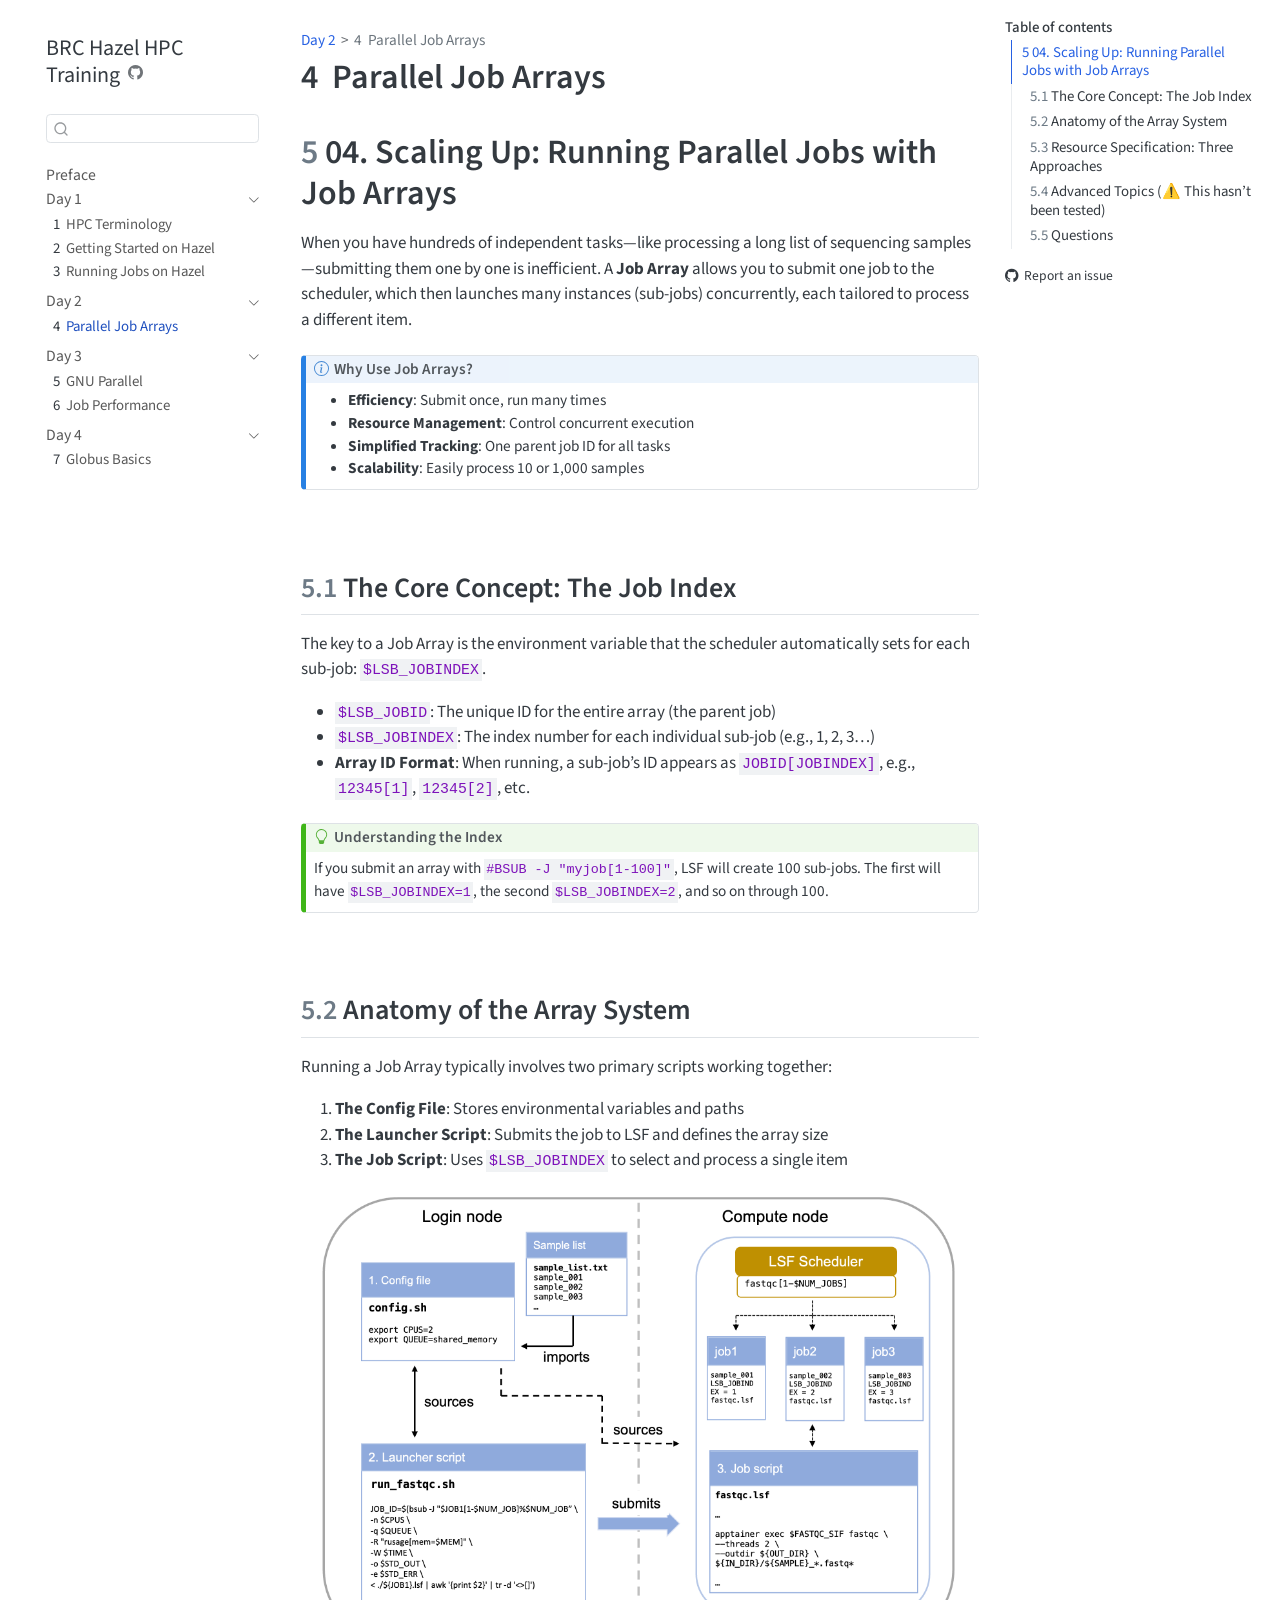
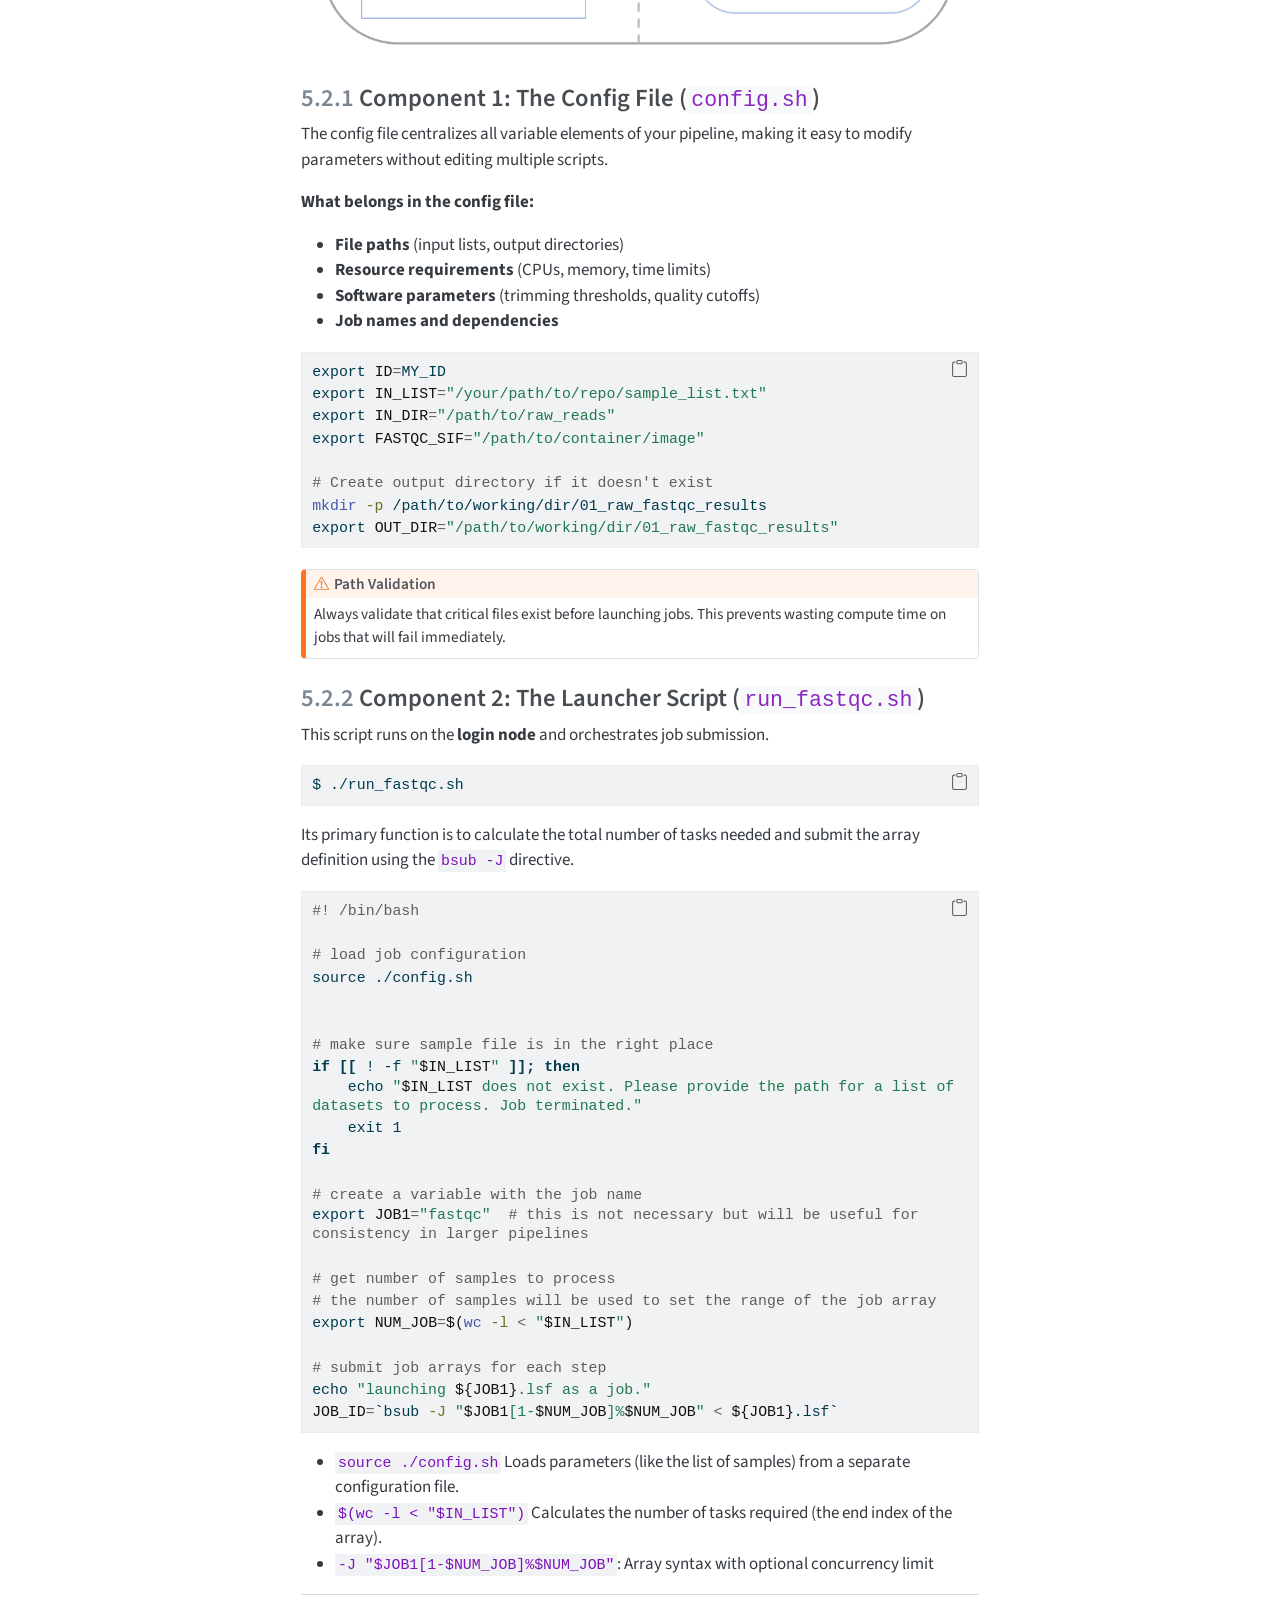
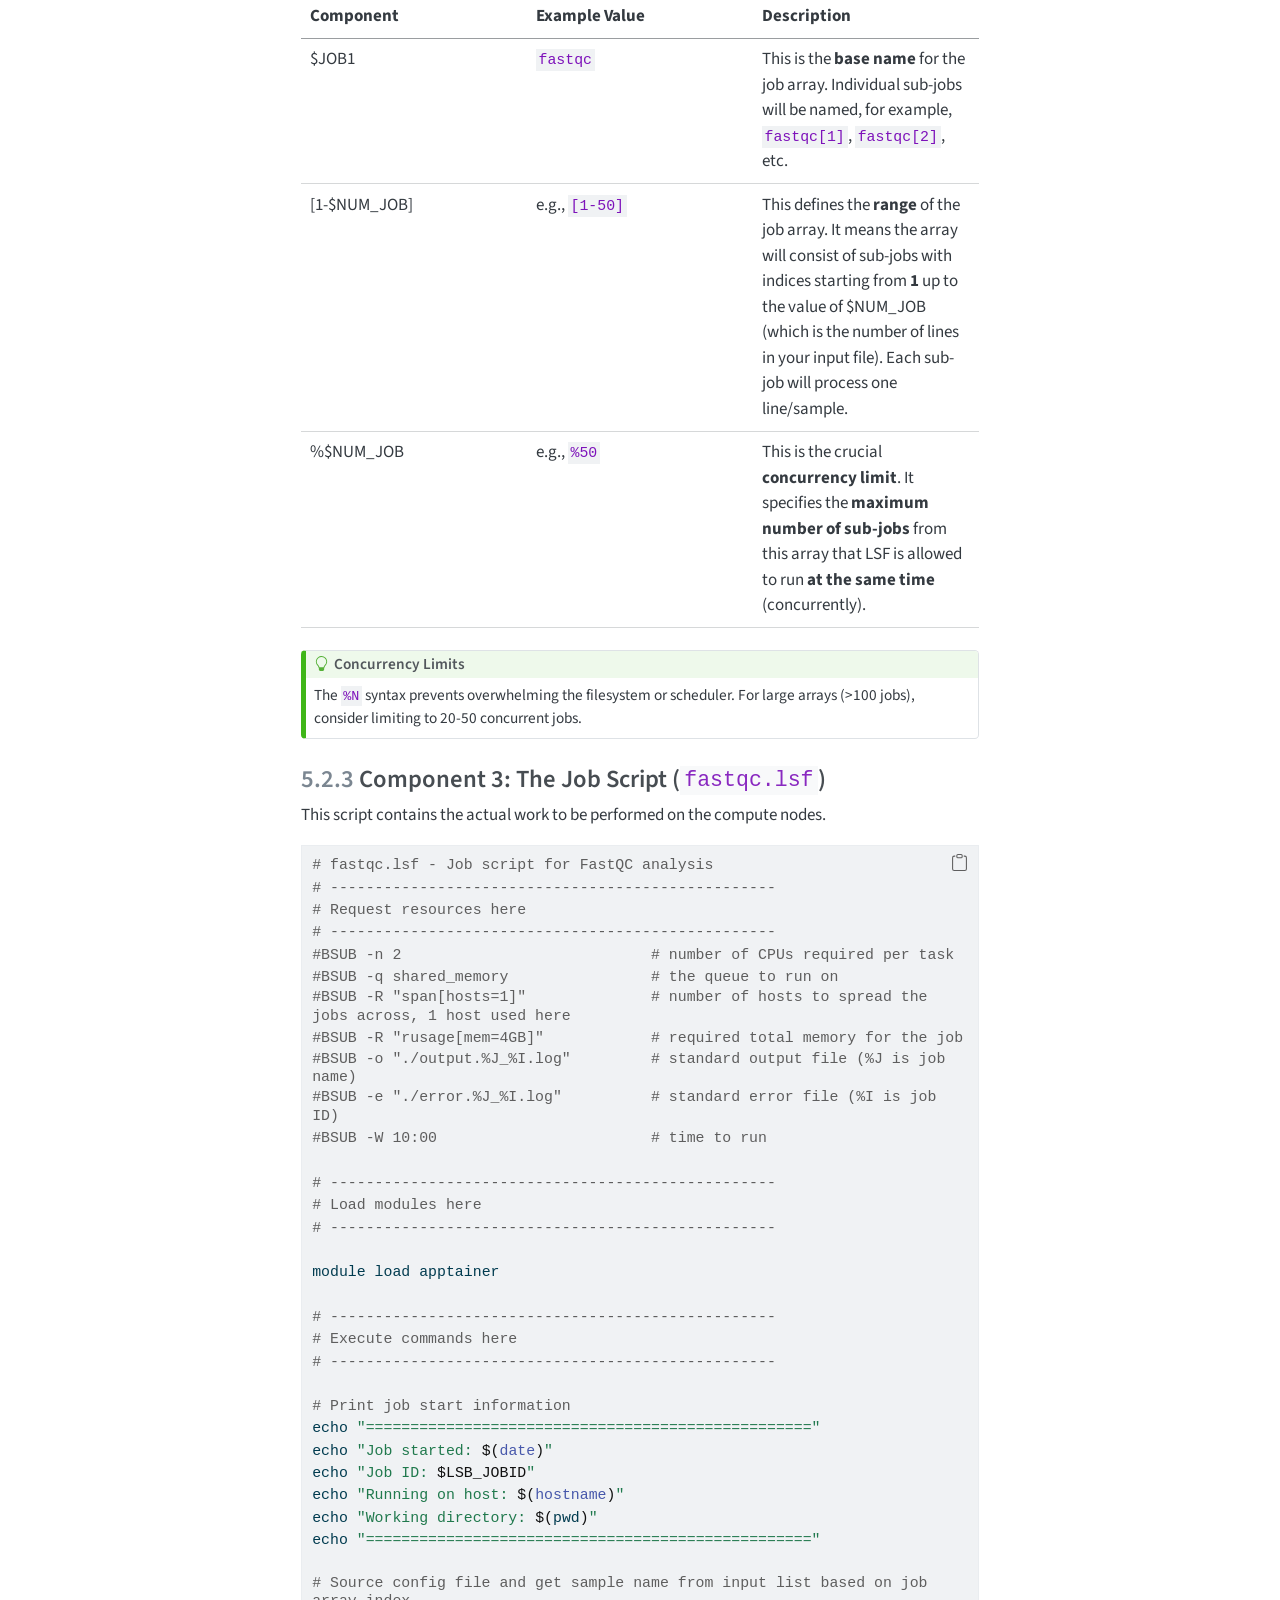
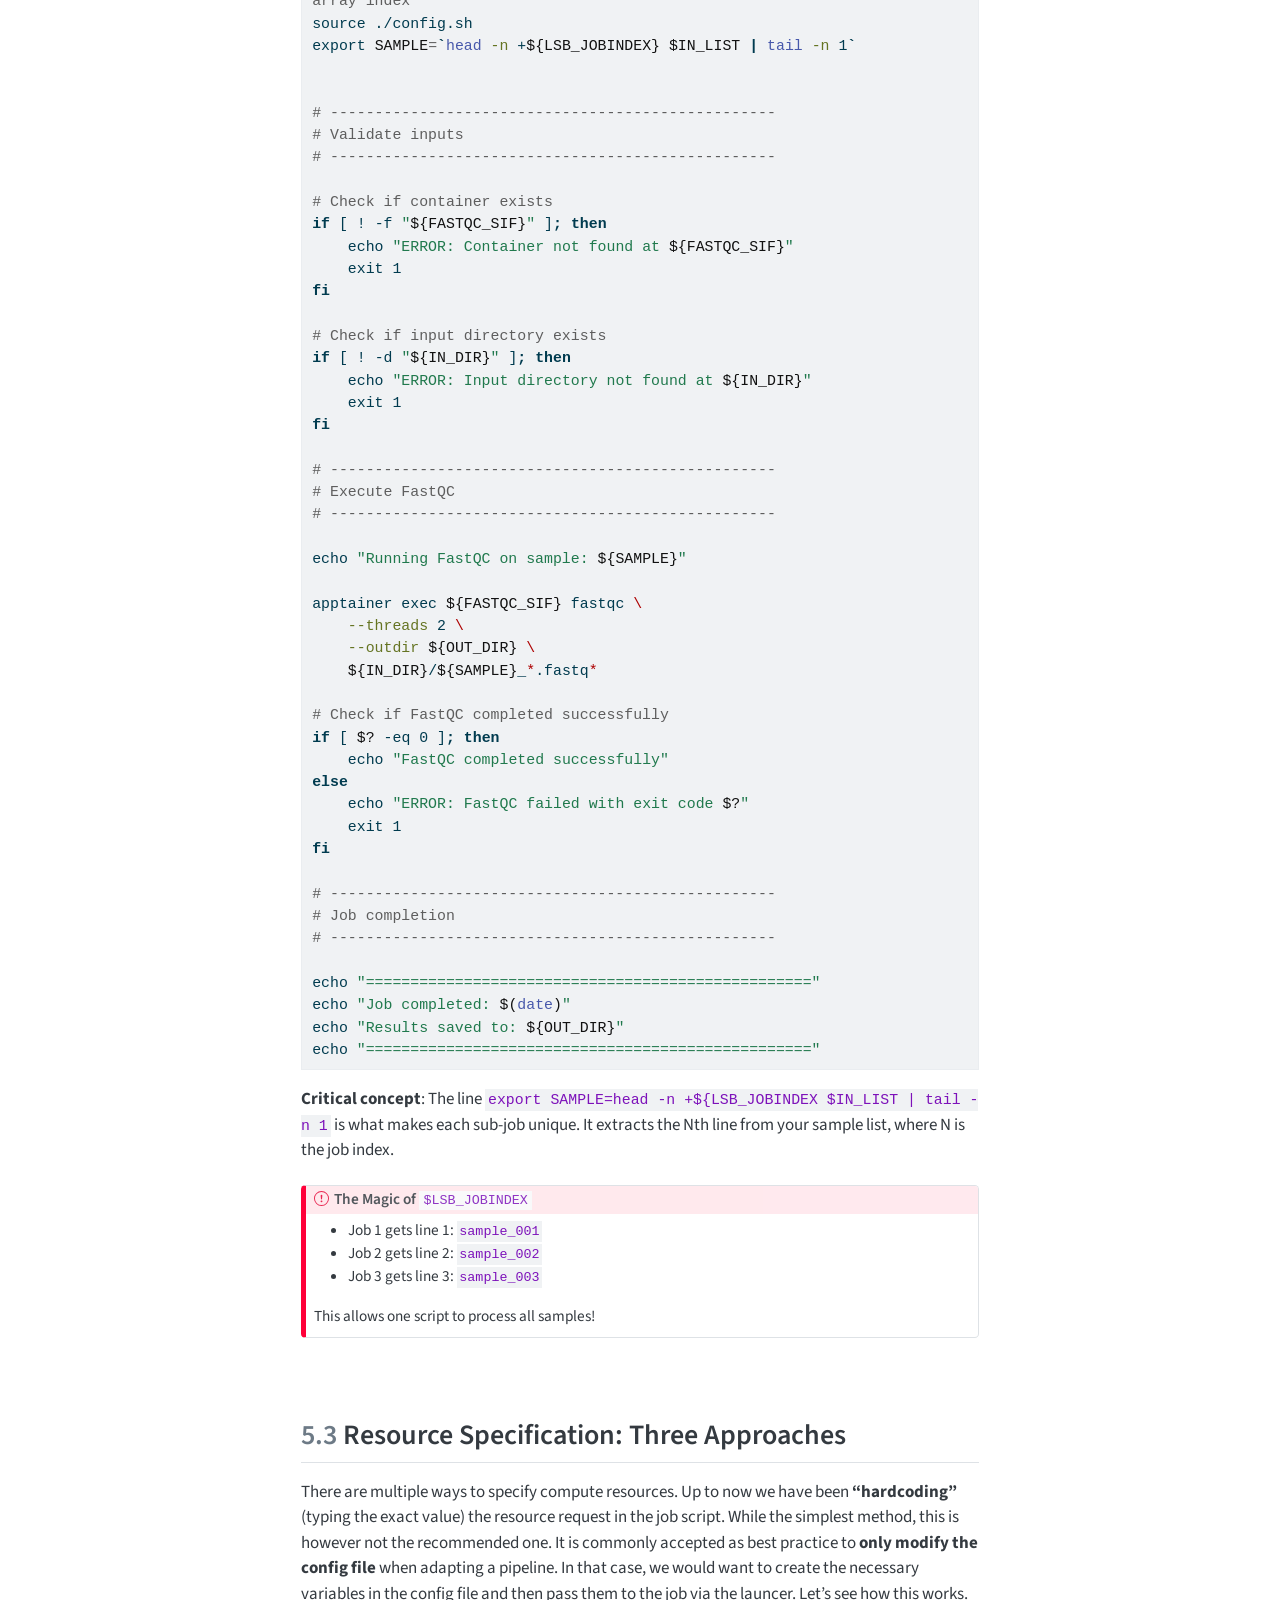
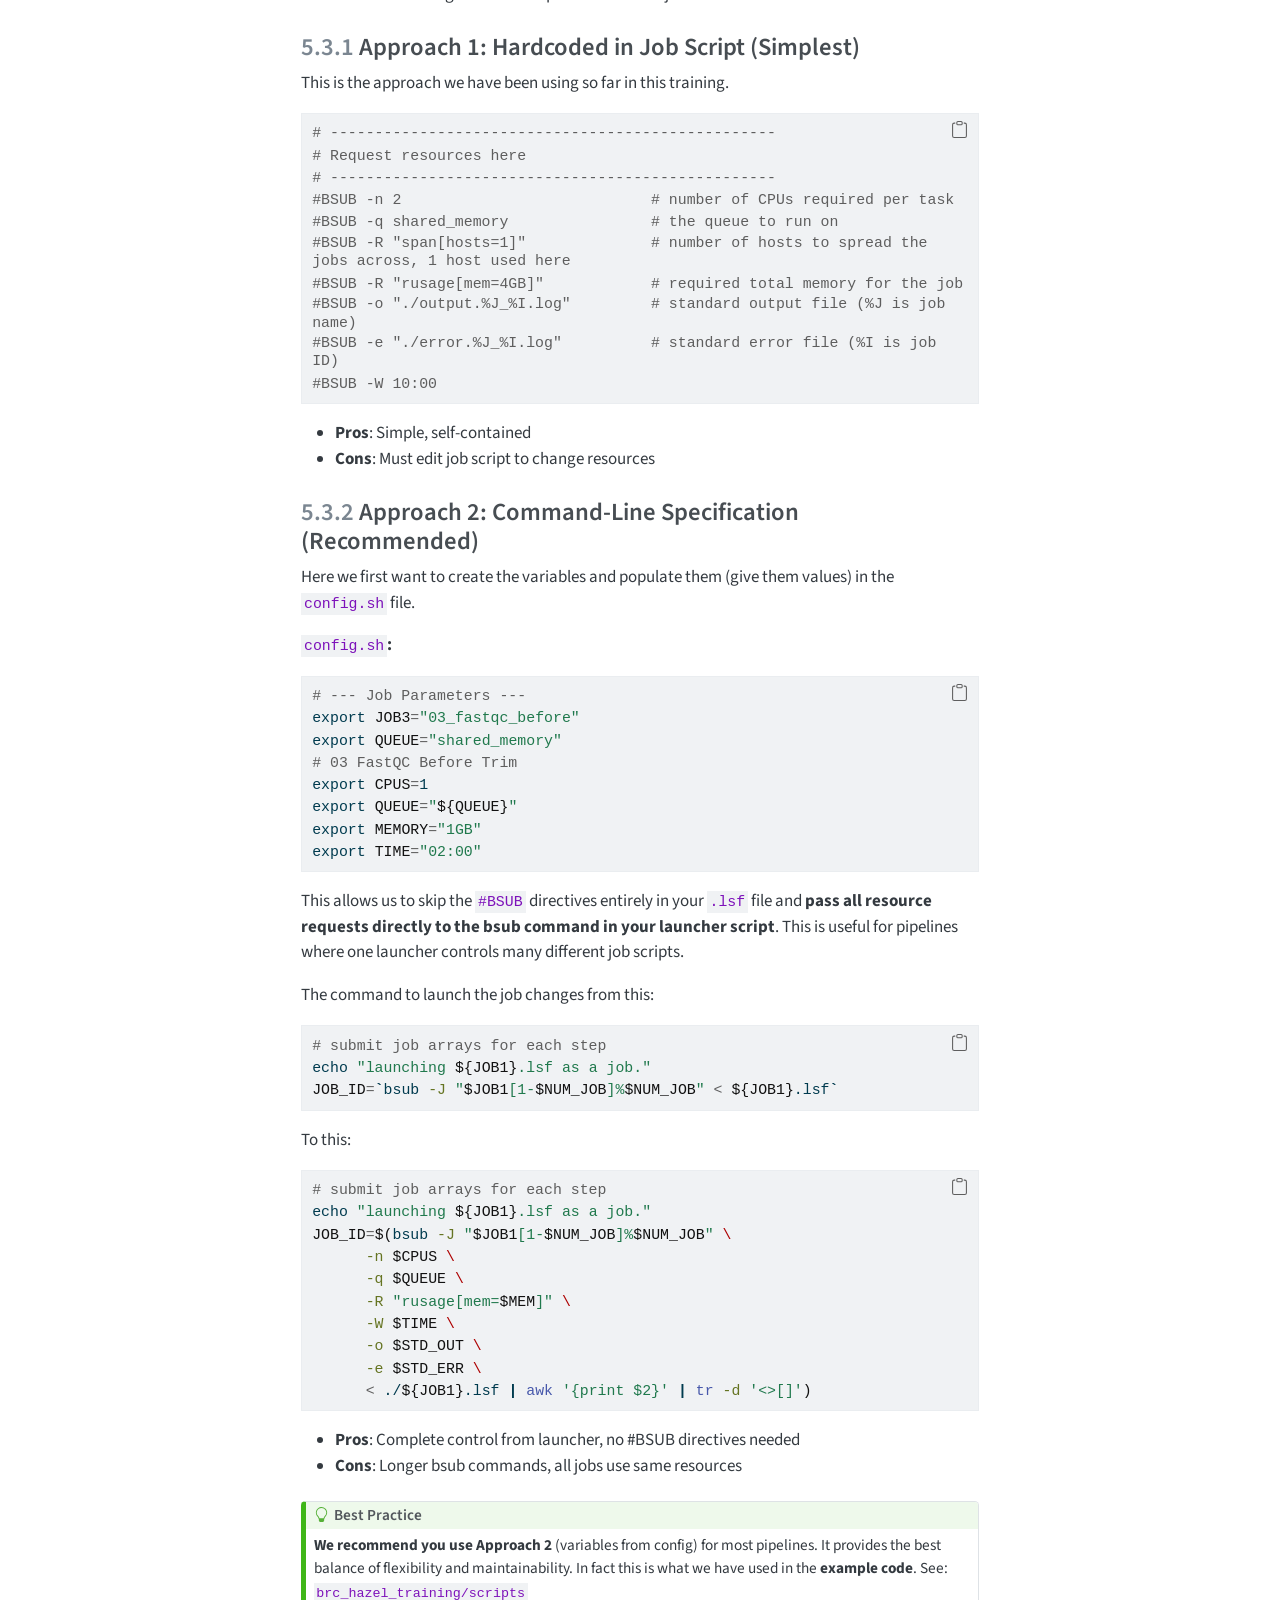
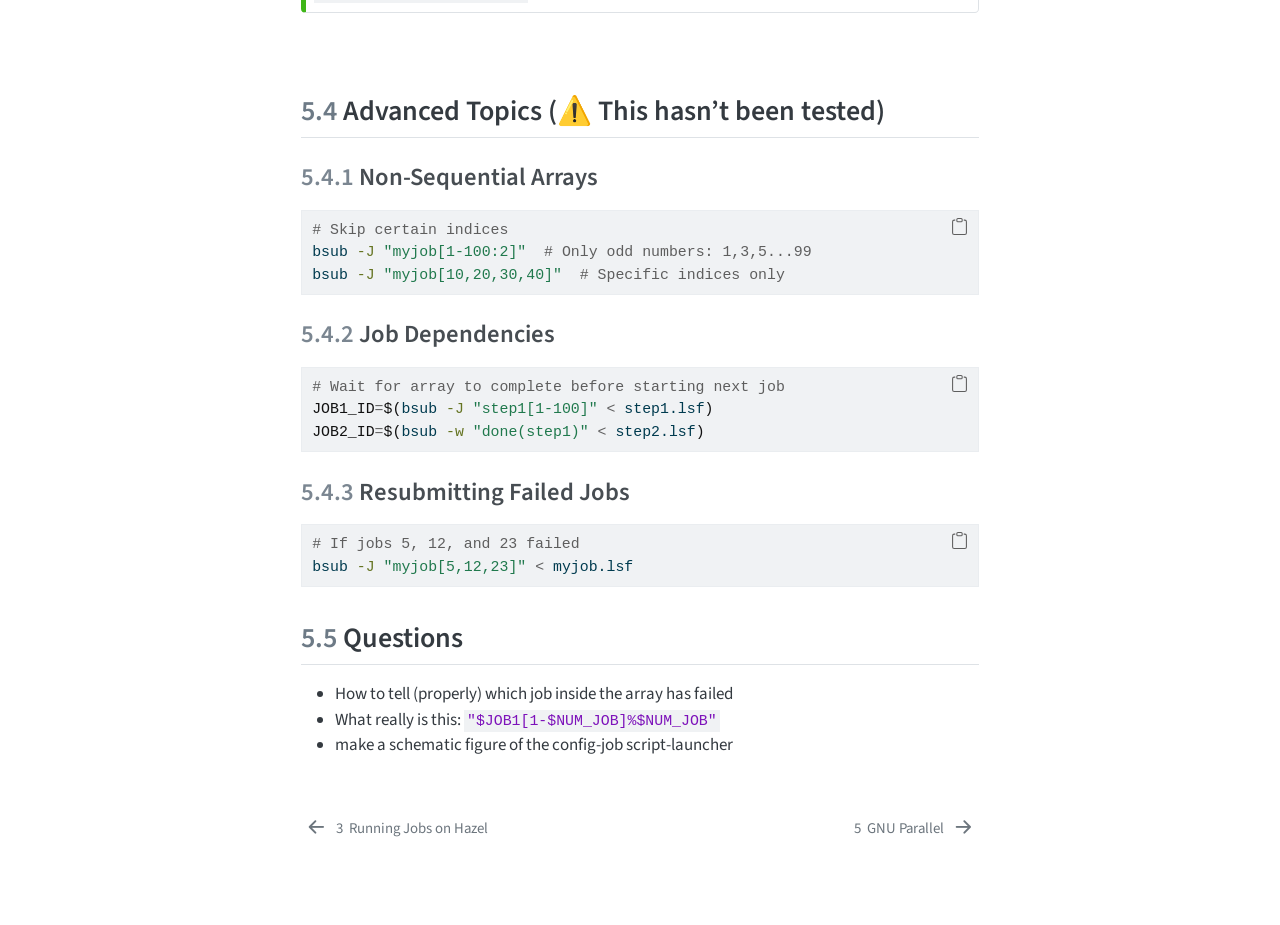
<file: notebooks/04_parallel_jobs.html>
<!DOCTYPE html>
<html xmlns="http://www.w3.org/1999/xhtml" lang="en" xml:lang="en"><head>

<meta charset="utf-8">
<meta name="generator" content="quarto-1.10.18">

<meta name="viewport" content="width=device-width, initial-scale=1.0, user-scalable=yes">


<title>4&nbsp; Parallel Job Arrays – BRC Hazel HPC Training</title>
<style>
/* Default styles provided by pandoc.
** See https://pandoc.org/MANUAL.html#variables-for-html for config info.
*/
span.smallcaps{font-variant: small-caps;}
div.columns{display: flex; gap: 1.5em;}
div.column{flex: auto;}
@media screen {
div.columns{gap: min(4vw, 1.5em);}
div.column{overflow-x: auto;}
}
div.hanging-indent{margin-left: 1.5em; text-indent: -1.5em;}
ul.task-list{list-style: none;}
ul.task-list li input[type="checkbox"] {
  width: 0.8em;
  margin: 0 0.8em 0.2em -1em; /* quarto-specific, see https://github.com/quarto-dev/quarto-cli/issues/4556 */ 
  vertical-align: middle;
}
/* CSS for syntax highlighting */
html { -webkit-text-size-adjust: 100%; }
pre > code.sourceCode { white-space: pre; position: relative; }
pre > code.sourceCode > span { display: inline-block; line-height: 1.25; }
pre > code.sourceCode > span:empty { height: 1.2em; }
.sourceCode { overflow: visible; }
code.sourceCode > span { color: inherit; text-decoration: inherit; }
div.sourceCode { margin: 1em 0; }
pre.sourceCode { margin: 0; }
@media screen {
div.sourceCode { overflow: auto; }
}
@media print {
pre > code.sourceCode { white-space: pre-wrap; }
pre > code.sourceCode > span { text-indent: -5em; padding-left: 5em; }
}
pre.numberSource code
  { counter-reset: source-line 0; }
pre.numberSource code > span
  { position: relative; left: -4em; counter-increment: source-line; }
pre.numberSource code > span > a:first-child::before
  { content: counter(source-line);
    position: relative; left: -1em; text-align: right; vertical-align: baseline;
    border: none; display: inline-block;
    -webkit-touch-callout: none; -webkit-user-select: none;
    -khtml-user-select: none; -moz-user-select: none;
    -ms-user-select: none; user-select: none;
    padding: 0 4px; width: 4em;
  }
pre.numberSource { margin-left: 3em;  padding-left: 4px; }
div.sourceCode
  {   }
@media screen {
pre > code.sourceCode > span > a:first-child::before { text-decoration: underline; }
}
</style>


<script src="../site_libs/quarto-nav/quarto-nav.js"></script>
<script src="../site_libs/quarto-nav/headroom.min.js"></script>
<script src="../site_libs/clipboard/clipboard.min.js"></script>
<script src="../site_libs/quarto-search/autocomplete.umd.js"></script>
<script src="../site_libs/quarto-search/fuse.min.js"></script>
<script src="../site_libs/quarto-search/quarto-search.js"></script>
<meta name="quarto:offset" content="../">
<link href="../notebooks/03_gnu_parallel.html" rel="next">
<link href="../notebooks/02_hazel_jobs.html" rel="prev">
<script src="../site_libs/quarto-html/quarto.js" type="module"></script>
<script src="../site_libs/quarto-html/tabsets/tabsets.js" type="module"></script>
<script src="../site_libs/quarto-html/popper.min.js"></script>
<script src="../site_libs/quarto-html/tippy.umd.min.js"></script>
<script src="../site_libs/quarto-html/anchor.min.js"></script>
<link href="../site_libs/quarto-html/tippy.css" rel="stylesheet">
<link href="../site_libs/quarto-html/quarto-syntax-highlighting-64a204ab8560d761af7679ceaba22944.css" rel="stylesheet" id="quarto-text-highlighting-styles">
<script src="../site_libs/bootstrap/bootstrap.min.js"></script>
<link href="../site_libs/bootstrap/bootstrap-icons.css" rel="stylesheet">
<link href="../site_libs/bootstrap/bootstrap-77f877a8bbdaf906de76408b5606b2fd.min.css" rel="stylesheet" append-hash="true" id="quarto-bootstrap" data-mode="light">
<script id="quarto-search-options" type="application/json">{
  "location": "sidebar",
  "copy-button": false,
  "collapse-after": 3,
  "panel-placement": "start",
  "type": "textbox",
  "limit": 50,
  "keyboard-shortcut": [
    "f",
    "/",
    "s"
  ],
  "show-item-context": false,
  "language": {
    "search-no-results-text": "No results",
    "search-matching-documents-text": "matching documents",
    "search-copy-link-title": "Copy link to search",
    "search-hide-matches-text": "Hide additional matches",
    "search-more-match-text": "more match in this document",
    "search-more-matches-text": "more matches in this document",
    "search-clear-button-title": "Clear",
    "search-text-placeholder": "",
    "search-detached-cancel-button-title": "Cancel",
    "search-submit-button-title": "Submit",
    "search-label": "Search"
  }
}</script>


</head>

<body class="nav-sidebar floating quarto-light">

<div id="quarto-search-results"></div>
  <header id="quarto-header" class="headroom fixed-top">
  <nav class="quarto-secondary-nav">
    <div class="container-fluid d-flex">
      <button type="button" class="quarto-btn-toggle btn" data-bs-toggle="collapse" role="button" data-bs-target=".quarto-sidebar-collapse-item" aria-controls="quarto-sidebar" aria-expanded="false" aria-label="Toggle sidebar navigation" onclick="if (window.quartoToggleHeadroom) { window.quartoToggleHeadroom(); }">
        <i class="bi bi-layout-text-sidebar-reverse"></i>
      </button>
        <nav class="quarto-page-breadcrumbs" aria-label="breadcrumb"><ol class="breadcrumb"><li class="breadcrumb-item"><a href="../notebooks/04_parallel_jobs.html">Day 2</a></li><li class="breadcrumb-item"><a href="../notebooks/04_parallel_jobs.html"><span class="chapter-number">4</span>&nbsp; <span class="chapter-title">Parallel Job Arrays</span></a></li></ol></nav>
        <a class="flex-grow-1" role="navigation" data-bs-toggle="collapse" data-bs-target=".quarto-sidebar-collapse-item" aria-controls="quarto-sidebar" aria-expanded="false" aria-label="Toggle sidebar navigation" onclick="if (window.quartoToggleHeadroom) { window.quartoToggleHeadroom(); }">      
        </a>
      <button type="button" class="btn quarto-search-button" aria-label="Search" onclick="window.quartoOpenSearch();">
        <i class="bi bi-search"></i>
      </button>
    </div>
  </nav>
</header>
<!-- content -->
<div id="quarto-content" class="quarto-container page-columns page-rows-contents page-layout-article">
<!-- sidebar -->
  <nav id="quarto-sidebar" class="sidebar collapse collapse-horizontal quarto-sidebar-collapse-item sidebar-navigation floating overflow-auto">
    <div class="pt-lg-2 mt-2 text-left sidebar-header">
    <div class="sidebar-title mb-0 py-0">
      <a href="../">BRC Hazel HPC Training</a> 
        <div class="sidebar-tools-main">
    <a href="https://github.com/hurwitzlab/brc_hazel_training" title="Source Code" class="quarto-navigation-tool px-1" aria-label="Source Code"><i class="bi bi-github"></i></a>
</div>
    </div>
      </div>
        <div class="mt-2 flex-shrink-0 align-items-center">
        <div class="sidebar-search">
        <div id="quarto-search" class="" title="Search"></div>
        </div>
        </div>
    <div class="sidebar-menu-container"> 
    <ul class="list-unstyled mt-1">
        <li class="sidebar-item">
  <div class="sidebar-item-container"> 
  <a href="../index.html" class="sidebar-item-text sidebar-link">
 <span class="menu-text">Preface</span></a>
  </div>
</li>
        <li class="sidebar-item sidebar-item-section">
      <div class="sidebar-item-container"> 
            <a class="sidebar-item-text sidebar-link text-start" data-bs-toggle="collapse" data-bs-target="#quarto-sidebar-section-1" role="navigation" aria-expanded="true">
 <span class="menu-text">Day 1</span></a>
          <a class="sidebar-item-toggle text-start" data-bs-toggle="collapse" data-bs-target="#quarto-sidebar-section-1" role="navigation" aria-expanded="true" aria-label="Toggle section">
            <i class="bi bi-chevron-right ms-2"></i>
          </a> 
      </div>
      <ul id="quarto-sidebar-section-1" class="collapse list-unstyled sidebar-section depth1 show">  
          <li class="sidebar-item">
  <div class="sidebar-item-container"> 
  <a href="../notebooks/00_hpc_terminology.html" class="sidebar-item-text sidebar-link">
 <span class="menu-text"><span class="chapter-number">1</span>&nbsp; <span class="chapter-title">HPC Terminology</span></span></a>
  </div>
</li>
          <li class="sidebar-item">
  <div class="sidebar-item-container"> 
  <a href="../notebooks/01_ncsu_hazel_hpc.html" class="sidebar-item-text sidebar-link">
 <span class="menu-text"><span class="chapter-number">2</span>&nbsp; <span class="chapter-title">Getting Started on Hazel</span></span></a>
  </div>
</li>
          <li class="sidebar-item">
  <div class="sidebar-item-container"> 
  <a href="../notebooks/02_hazel_jobs.html" class="sidebar-item-text sidebar-link">
 <span class="menu-text"><span class="chapter-number">3</span>&nbsp; <span class="chapter-title">Running Jobs on Hazel</span></span></a>
  </div>
</li>
      </ul>
  </li>
        <li class="sidebar-item sidebar-item-section">
      <div class="sidebar-item-container"> 
            <a class="sidebar-item-text sidebar-link text-start" data-bs-toggle="collapse" data-bs-target="#quarto-sidebar-section-2" role="navigation" aria-expanded="true">
 <span class="menu-text">Day 2</span></a>
          <a class="sidebar-item-toggle text-start" data-bs-toggle="collapse" data-bs-target="#quarto-sidebar-section-2" role="navigation" aria-expanded="true" aria-label="Toggle section">
            <i class="bi bi-chevron-right ms-2"></i>
          </a> 
      </div>
      <ul id="quarto-sidebar-section-2" class="collapse list-unstyled sidebar-section depth1 show">  
          <li class="sidebar-item">
  <div class="sidebar-item-container"> 
  <a href="../notebooks/04_parallel_jobs.html" class="sidebar-item-text sidebar-link active">
 <span class="menu-text"><span class="chapter-number">4</span>&nbsp; <span class="chapter-title">Parallel Job Arrays</span></span></a>
  </div>
</li>
      </ul>
  </li>
        <li class="sidebar-item sidebar-item-section">
      <div class="sidebar-item-container"> 
            <a class="sidebar-item-text sidebar-link text-start" data-bs-toggle="collapse" data-bs-target="#quarto-sidebar-section-3" role="navigation" aria-expanded="true">
 <span class="menu-text">Day 3</span></a>
          <a class="sidebar-item-toggle text-start" data-bs-toggle="collapse" data-bs-target="#quarto-sidebar-section-3" role="navigation" aria-expanded="true" aria-label="Toggle section">
            <i class="bi bi-chevron-right ms-2"></i>
          </a> 
      </div>
      <ul id="quarto-sidebar-section-3" class="collapse list-unstyled sidebar-section depth1 show">  
          <li class="sidebar-item">
  <div class="sidebar-item-container"> 
  <a href="../notebooks/03_gnu_parallel.html" class="sidebar-item-text sidebar-link">
 <span class="menu-text"><span class="chapter-number">5</span>&nbsp; <span class="chapter-title">GNU Parallel</span></span></a>
  </div>
</li>
          <li class="sidebar-item">
  <div class="sidebar-item-container"> 
  <a href="../notebooks/05_job_performance.html" class="sidebar-item-text sidebar-link">
 <span class="menu-text"><span class="chapter-number">6</span>&nbsp; <span class="chapter-title">Job Performance</span></span></a>
  </div>
</li>
      </ul>
  </li>
        <li class="sidebar-item sidebar-item-section">
      <div class="sidebar-item-container"> 
            <a class="sidebar-item-text sidebar-link text-start" data-bs-toggle="collapse" data-bs-target="#quarto-sidebar-section-4" role="navigation" aria-expanded="true">
 <span class="menu-text">Day 4</span></a>
          <a class="sidebar-item-toggle text-start" data-bs-toggle="collapse" data-bs-target="#quarto-sidebar-section-4" role="navigation" aria-expanded="true" aria-label="Toggle section">
            <i class="bi bi-chevron-right ms-2"></i>
          </a> 
      </div>
      <ul id="quarto-sidebar-section-4" class="collapse list-unstyled sidebar-section depth1 show">  
          <li class="sidebar-item">
  <div class="sidebar-item-container"> 
  <a href="../notebooks/globus_basics.html" class="sidebar-item-text sidebar-link">
 <span class="menu-text"><span class="chapter-number">7</span>&nbsp; <span class="chapter-title">Globus Basics</span></span></a>
  </div>
</li>
      </ul>
  </li>
    </ul>
    </div>
</nav>
<div id="quarto-sidebar-glass" class="quarto-sidebar-collapse-item" data-bs-toggle="collapse" data-bs-target=".quarto-sidebar-collapse-item"></div>
<!-- margin-sidebar -->
    <div id="quarto-margin-sidebar" class="sidebar margin-sidebar">
        <nav id="TOC" role="doc-toc" class="toc-active">
    <h2 id="toc-title">Table of contents</h2>
   
  <ul>
  <li><a href="#scaling-up-running-parallel-jobs-with-job-arrays" id="toc-scaling-up-running-parallel-jobs-with-job-arrays" class="nav-link active" data-scroll-target="#scaling-up-running-parallel-jobs-with-job-arrays"><span class="header-section-number">5</span> 04. Scaling Up: Running Parallel Jobs with Job Arrays</a>
  <ul class="collapse">
  <li><a href="#the-core-concept-the-job-index" id="toc-the-core-concept-the-job-index" class="nav-link" data-scroll-target="#the-core-concept-the-job-index"><span class="header-section-number">5.1</span> The Core Concept: The Job Index</a></li>
  <li><a href="#anatomy-of-the-array-system" id="toc-anatomy-of-the-array-system" class="nav-link" data-scroll-target="#anatomy-of-the-array-system"><span class="header-section-number">5.2</span> Anatomy of the Array System</a>
  <ul class="collapse">
  <li><a href="#component-1-the-config-file-config.sh" id="toc-component-1-the-config-file-config.sh" class="nav-link" data-scroll-target="#component-1-the-config-file-config.sh"><span class="header-section-number">5.2.1</span> Component 1: The Config File (<code>config.sh</code>)</a></li>
  <li><a href="#component-2-the-launcher-script-run_fastqc.sh" id="toc-component-2-the-launcher-script-run_fastqc.sh" class="nav-link" data-scroll-target="#component-2-the-launcher-script-run_fastqc.sh"><span class="header-section-number">5.2.2</span> Component 2: The Launcher Script (<code>run_fastqc.sh</code>)</a></li>
  <li><a href="#component-3-the-job-script-fastqc.lsf" id="toc-component-3-the-job-script-fastqc.lsf" class="nav-link" data-scroll-target="#component-3-the-job-script-fastqc.lsf"><span class="header-section-number">5.2.3</span> Component 3: The Job Script (<code>fastqc.lsf</code>)</a></li>
  </ul></li>
  <li><a href="#resource-specification-three-approaches" id="toc-resource-specification-three-approaches" class="nav-link" data-scroll-target="#resource-specification-three-approaches"><span class="header-section-number">5.3</span> Resource Specification: Three Approaches</a>
  <ul class="collapse">
  <li><a href="#approach-1-hardcoded-in-job-script-simplest" id="toc-approach-1-hardcoded-in-job-script-simplest" class="nav-link" data-scroll-target="#approach-1-hardcoded-in-job-script-simplest"><span class="header-section-number">5.3.1</span> Approach 1: Hardcoded in Job Script (Simplest)</a></li>
  <li><a href="#approach-2-command-line-specification-recommended" id="toc-approach-2-command-line-specification-recommended" class="nav-link" data-scroll-target="#approach-2-command-line-specification-recommended"><span class="header-section-number">5.3.2</span> Approach 2: Command-Line Specification (Recommended)</a></li>
  </ul></li>
  <li><a href="#advanced-topics-this-hasnt-been-tested" id="toc-advanced-topics-this-hasnt-been-tested" class="nav-link" data-scroll-target="#advanced-topics-this-hasnt-been-tested"><span class="header-section-number">5.4</span> Advanced Topics (⚠️ This hasn’t been tested)</a>
  <ul class="collapse">
  <li><a href="#non-sequential-arrays" id="toc-non-sequential-arrays" class="nav-link" data-scroll-target="#non-sequential-arrays"><span class="header-section-number">5.4.1</span> Non-Sequential Arrays</a></li>
  <li><a href="#job-dependencies" id="toc-job-dependencies" class="nav-link" data-scroll-target="#job-dependencies"><span class="header-section-number">5.4.2</span> Job Dependencies</a></li>
  <li><a href="#resubmitting-failed-jobs" id="toc-resubmitting-failed-jobs" class="nav-link" data-scroll-target="#resubmitting-failed-jobs"><span class="header-section-number">5.4.3</span> Resubmitting Failed Jobs</a></li>
  </ul></li>
  <li><a href="#questions" id="toc-questions" class="nav-link" data-scroll-target="#questions"><span class="header-section-number">5.5</span> Questions</a></li>
  </ul></li>
  </ul>
<div class="toc-actions"><ul><li><a href="https://github.com/hurwitzlab/brc_hazel_training/issues/new" class="toc-action"><i class="bi bi-github"></i>Report an issue</a></li></ul></div></nav>
    </div>
<!-- main -->
<main class="content" id="quarto-document-content">

<header id="title-block-header" class="quarto-title-block default"><nav class="quarto-page-breadcrumbs quarto-title-breadcrumbs d-none d-lg-block" aria-label="breadcrumb"><ol class="breadcrumb"><li class="breadcrumb-item"><a href="../notebooks/04_parallel_jobs.html">Day 2</a></li><li class="breadcrumb-item"><a href="../notebooks/04_parallel_jobs.html"><span class="chapter-number">4</span>&nbsp; <span class="chapter-title">Parallel Job Arrays</span></a></li></ol></nav>
<div class="quarto-title">
<h1 class="title"><span class="chapter-number">4</span>&nbsp; <span class="chapter-title">Parallel Job Arrays</span></h1>
</div>



<div class="quarto-title-meta">

    
  
    
  </div>
  


</header>


<section id="scaling-up-running-parallel-jobs-with-job-arrays" class="level1" data-number="5">
<h1 data-number="5"><span class="header-section-number">5</span> 04. Scaling Up: Running Parallel Jobs with Job Arrays</h1>
<p>When you have hundreds of independent tasks—like processing a long list of sequencing samples—submitting them one by one is inefficient. A <strong>Job Array</strong> allows you to submit one job to the scheduler, which then launches many instances (sub-jobs) concurrently, each tailored to process a different item.</p>
<div class="callout callout-style-default callout-note callout-titled">
<div class="callout-header d-flex align-content-center">
<div class="callout-icon-container">
<i class="callout-icon"></i>
</div>
<div class="callout-title-container flex-fill">
<span class="screen-reader-only">Note</span>Why Use Job Arrays?
</div>
</div>
<div class="callout-body-container callout-body">
<ul>
<li><strong>Efficiency</strong>: Submit once, run many times</li>
<li><strong>Resource Management</strong>: Control concurrent execution</li>
<li><strong>Simplified Tracking</strong>: One parent job ID for all tasks</li>
<li><strong>Scalability</strong>: Easily process 10 or 1,000 samples</li>
</ul>
</div>
</div>
<p><br></p>
<section id="the-core-concept-the-job-index" class="level2" data-number="5.1">
<h2 data-number="5.1" class="anchored" data-anchor-id="the-core-concept-the-job-index"><span class="header-section-number">5.1</span> The Core Concept: The Job Index</h2>
<p>The key to a Job Array is the environment variable that the scheduler automatically sets for each sub-job: <strong><code>$LSB_JOBINDEX</code></strong>.</p>
<ul>
<li><strong><code>$LSB_JOBID</code></strong>: The unique ID for the entire array (the parent job)</li>
<li><strong><code>$LSB_JOBINDEX</code></strong>: The index number for each individual sub-job (e.g., 1, 2, 3…)</li>
<li><strong>Array ID Format</strong>: When running, a sub-job’s ID appears as <code>JOBID[JOBINDEX]</code>, e.g., <code>12345[1]</code>, <code>12345[2]</code>, etc.</li>
</ul>
<div class="callout callout-style-default callout-tip callout-titled">
<div class="callout-header d-flex align-content-center">
<div class="callout-icon-container">
<i class="callout-icon"></i>
</div>
<div class="callout-title-container flex-fill">
<span class="screen-reader-only">Tip</span>Understanding the Index
</div>
</div>
<div class="callout-body-container callout-body">
<p>If you submit an array with <code>#BSUB -J "myjob[1-100]"</code>, LSF will create 100 sub-jobs. The first will have <code>$LSB_JOBINDEX=1</code>, the second <code>$LSB_JOBINDEX=2</code>, and so on through 100.</p>
</div>
</div>
<p><br></p>
</section>
<section id="anatomy-of-the-array-system" class="level2" data-number="5.2">
<h2 data-number="5.2" class="anchored" data-anchor-id="anatomy-of-the-array-system"><span class="header-section-number">5.2</span> Anatomy of the Array System</h2>
<p>Running a Job Array typically involves two primary scripts working together:</p>
<ol type="1">
<li><strong>The Config File</strong>: Stores environmental variables and paths</li>
<li><strong>The Launcher Script</strong>: Submits the job to LSF and defines the array size</li>
<li><strong>The Job Script</strong>: Uses <code>$LSB_JOBINDEX</code> to select and process a single item</li>
</ol>
<p><img src="schematic_array.png" class="img-fluid"></p>
<section id="component-1-the-config-file-config.sh" class="level3" data-number="5.2.1">
<h3 data-number="5.2.1" class="anchored" data-anchor-id="component-1-the-config-file-config.sh"><span class="header-section-number">5.2.1</span> Component 1: The Config File (<code>config.sh</code>)</h3>
<p>The config file centralizes all variable elements of your pipeline, making it easy to modify parameters without editing multiple scripts.</p>
<p><strong>What belongs in the config file:</strong></p>
<ul>
<li><strong>File paths</strong> (input lists, output directories)</li>
<li><strong>Resource requirements</strong> (CPUs, memory, time limits)</li>
<li><strong>Software parameters</strong> (trimming thresholds, quality cutoffs)</li>
<li><strong>Job names and dependencies</strong></li>
</ul>
<div class="code-copy-outer-scaffold"><div class="sourceCode" id="cb1"><pre class="sourceCode bash code-with-copy"><code class="sourceCode bash"><span id="cb1-1"><a href="#cb1-1" aria-hidden="true" tabindex="-1"></a><span class="bu">export</span> <span class="va">ID</span><span class="op">=</span>MY_ID</span>
<span id="cb1-2"><a href="#cb1-2" aria-hidden="true" tabindex="-1"></a><span class="bu">export</span> <span class="va">IN_LIST</span><span class="op">=</span><span class="st">"/your/path/to/repo/sample_list.txt"</span>  </span>
<span id="cb1-3"><a href="#cb1-3" aria-hidden="true" tabindex="-1"></a><span class="bu">export</span> <span class="va">IN_DIR</span><span class="op">=</span><span class="st">"/path/to/raw_reads"</span>                 </span>
<span id="cb1-4"><a href="#cb1-4" aria-hidden="true" tabindex="-1"></a><span class="bu">export</span> <span class="va">FASTQC_SIF</span><span class="op">=</span><span class="st">"/path/to/container/image"</span>                                           </span>
<span id="cb1-5"><a href="#cb1-5" aria-hidden="true" tabindex="-1"></a></span>
<span id="cb1-6"><a href="#cb1-6" aria-hidden="true" tabindex="-1"></a><span class="co"># Create output directory if it doesn't exist</span></span>
<span id="cb1-7"><a href="#cb1-7" aria-hidden="true" tabindex="-1"></a><span class="fu">mkdir</span> <span class="at">-p</span> /path/to/working/dir/01_raw_fastqc_results</span>
<span id="cb1-8"><a href="#cb1-8" aria-hidden="true" tabindex="-1"></a><span class="bu">export</span> <span class="va">OUT_DIR</span><span class="op">=</span><span class="st">"/path/to/working/dir/01_raw_fastqc_results"</span></span></code></pre></div><button title="Copy to Clipboard" class="code-copy-button"><i class="bi"></i></button></div>
<div class="callout callout-style-default callout-warning callout-titled">
<div class="callout-header d-flex align-content-center">
<div class="callout-icon-container">
<i class="callout-icon"></i>
</div>
<div class="callout-title-container flex-fill">
<span class="screen-reader-only">Warning</span>Path Validation
</div>
</div>
<div class="callout-body-container callout-body">
<p>Always validate that critical files exist before launching jobs. This prevents wasting compute time on jobs that will fail immediately.</p>
</div>
</div>
</section>
<section id="component-2-the-launcher-script-run_fastqc.sh" class="level3" data-number="5.2.2">
<h3 data-number="5.2.2" class="anchored" data-anchor-id="component-2-the-launcher-script-run_fastqc.sh"><span class="header-section-number">5.2.2</span> Component 2: The Launcher Script (<code>run_fastqc.sh</code>)</h3>
<p>This script runs on the <strong>login node</strong> and orchestrates job submission.</p>
<div class="code-copy-outer-scaffold"><div class="sourceCode" id="cb2"><pre class="sourceCode bash code-with-copy"><code class="sourceCode bash"><span id="cb2-1"><a href="#cb2-1" aria-hidden="true" tabindex="-1"></a><span class="ex">$</span> ./run_fastqc.sh</span></code></pre></div><button title="Copy to Clipboard" class="code-copy-button"><i class="bi"></i></button></div>
<p>Its primary function is to calculate the total number of tasks needed and submit the array definition using the <code>bsub -J</code> directive.</p>
<div class="code-copy-outer-scaffold"><div class="sourceCode" id="cb3"><pre class="sourceCode bash code-with-copy"><code class="sourceCode bash"><span id="cb3-1"><a href="#cb3-1" aria-hidden="true" tabindex="-1"></a><span class="co">#! /bin/bash</span></span>
<span id="cb3-2"><a href="#cb3-2" aria-hidden="true" tabindex="-1"></a></span>
<span id="cb3-3"><a href="#cb3-3" aria-hidden="true" tabindex="-1"></a><span class="co"># load job configuration</span></span>
<span id="cb3-4"><a href="#cb3-4" aria-hidden="true" tabindex="-1"></a><span class="bu">source</span> ./config.sh</span>
<span id="cb3-5"><a href="#cb3-5" aria-hidden="true" tabindex="-1"></a></span>
<span id="cb3-6"><a href="#cb3-6" aria-hidden="true" tabindex="-1"></a></span>
<span id="cb3-7"><a href="#cb3-7" aria-hidden="true" tabindex="-1"></a><span class="co"># make sure sample file is in the right place</span></span>
<span id="cb3-8"><a href="#cb3-8" aria-hidden="true" tabindex="-1"></a><span class="cf">if</span> <span class="kw">[[</span> <span class="ot">!</span> <span class="ot">-f</span> <span class="st">"</span><span class="va">$IN_LIST</span><span class="st">"</span> <span class="kw">]];</span> <span class="cf">then</span></span>
<span id="cb3-9"><a href="#cb3-9" aria-hidden="true" tabindex="-1"></a>    <span class="bu">echo</span> <span class="st">"</span><span class="va">$IN_LIST</span><span class="st"> does not exist. Please provide the path for a list of datasets to process. Job terminated."</span></span>
<span id="cb3-10"><a href="#cb3-10" aria-hidden="true" tabindex="-1"></a>    <span class="bu">exit</span> 1</span>
<span id="cb3-11"><a href="#cb3-11" aria-hidden="true" tabindex="-1"></a><span class="cf">fi</span></span>
<span id="cb3-12"><a href="#cb3-12" aria-hidden="true" tabindex="-1"></a></span>
<span id="cb3-13"><a href="#cb3-13" aria-hidden="true" tabindex="-1"></a><span class="co"># create a variable with the job name</span></span>
<span id="cb3-14"><a href="#cb3-14" aria-hidden="true" tabindex="-1"></a><span class="bu">export</span> <span class="va">JOB1</span><span class="op">=</span><span class="st">"fastqc"</span>  <span class="co"># this is not necessary but will be useful for consistency in larger pipelines</span></span>
<span id="cb3-15"><a href="#cb3-15" aria-hidden="true" tabindex="-1"></a></span>
<span id="cb3-16"><a href="#cb3-16" aria-hidden="true" tabindex="-1"></a><span class="co"># get number of samples to process</span></span>
<span id="cb3-17"><a href="#cb3-17" aria-hidden="true" tabindex="-1"></a><span class="co"># the number of samples will be used to set the range of the job array</span></span>
<span id="cb3-18"><a href="#cb3-18" aria-hidden="true" tabindex="-1"></a><span class="bu">export</span> <span class="va">NUM_JOB</span><span class="op">=</span><span class="va">$(</span><span class="fu">wc</span> <span class="at">-l</span> <span class="op">&lt;</span> <span class="st">"</span><span class="va">$IN_LIST</span><span class="st">"</span><span class="va">)</span></span>
<span id="cb3-19"><a href="#cb3-19" aria-hidden="true" tabindex="-1"></a></span>
<span id="cb3-20"><a href="#cb3-20" aria-hidden="true" tabindex="-1"></a><span class="co"># submit job arrays for each step</span></span>
<span id="cb3-21"><a href="#cb3-21" aria-hidden="true" tabindex="-1"></a><span class="bu">echo</span> <span class="st">"launching </span><span class="va">${JOB1}</span><span class="st">.lsf as a job."</span></span>
<span id="cb3-22"><a href="#cb3-22" aria-hidden="true" tabindex="-1"></a><span class="va">JOB_ID</span><span class="op">=</span><span class="kw">`</span><span class="ex">bsub</span> <span class="at">-J</span> <span class="st">"</span><span class="va">$JOB1</span><span class="st">[1-</span><span class="va">$NUM_JOB</span><span class="st">]%</span><span class="va">$NUM_JOB</span><span class="st">"</span> <span class="op">&lt;</span> <span class="va">${JOB1}</span>.lsf<span class="kw">`</span></span></code></pre></div><button title="Copy to Clipboard" class="code-copy-button"><i class="bi"></i></button></div>
<ul>
<li><code>source ./config.sh</code> Loads parameters (like the list of samples) from a separate configuration file.</li>
<li><code>$(wc -l &lt; "$IN_LIST")</code> Calculates the number of tasks required (the end index of the array).</li>
<li><code>-J "$JOB1[1-$NUM_JOB]%$NUM_JOB"</code>: Array syntax with optional concurrency limit</li>
</ul>
<table class="caption-top table">
<colgroup>
<col style="width: 33%">
<col style="width: 33%">
<col style="width: 33%">
</colgroup>
<thead>
<tr class="header">
<th style="text-align: left;">Component</th>
<th style="text-align: left;">Example Value</th>
<th style="text-align: left;">Description</th>
</tr>
</thead>
<tbody>
<tr class="odd">
<td style="text-align: left;">$JOB1</td>
<td style="text-align: left;"><code>fastqc</code></td>
<td style="text-align: left;">This is the <strong>base name</strong> for the job array. Individual sub-jobs will be named, for example, <code>fastqc[1]</code>, <code>fastqc[2]</code>, etc.</td>
</tr>
<tr class="even">
<td style="text-align: left;">[1-$NUM_JOB]</td>
<td style="text-align: left;">e.g., <code>[1-50]</code></td>
<td style="text-align: left;">This defines the <strong>range</strong> of the job array. It means the array will consist of sub-jobs with indices starting from <strong>1</strong> up to the value of $NUM_JOB (which is the number of lines in your input file). Each sub-job will process one line/sample.</td>
</tr>
<tr class="odd">
<td style="text-align: left;">%$NUM_JOB</td>
<td style="text-align: left;">e.g., <code>%50</code></td>
<td style="text-align: left;">This is the crucial <strong>concurrency limit</strong>. It specifies the <strong>maximum number of sub-jobs</strong> from this array that LSF is allowed to run <strong>at the same time</strong> (concurrently).</td>
</tr>
</tbody>
</table>
<div class="callout callout-style-default callout-tip callout-titled">
<div class="callout-header d-flex align-content-center">
<div class="callout-icon-container">
<i class="callout-icon"></i>
</div>
<div class="callout-title-container flex-fill">
<span class="screen-reader-only">Tip</span>Concurrency Limits
</div>
</div>
<div class="callout-body-container callout-body">
<p>The <code>%N</code> syntax prevents overwhelming the filesystem or scheduler. For large arrays (&gt;100 jobs), consider limiting to 20-50 concurrent jobs.</p>
</div>
</div>
</section>
<section id="component-3-the-job-script-fastqc.lsf" class="level3" data-number="5.2.3">
<h3 data-number="5.2.3" class="anchored" data-anchor-id="component-3-the-job-script-fastqc.lsf"><span class="header-section-number">5.2.3</span> Component 3: The Job Script (<code>fastqc.lsf</code>)</h3>
<p>This script contains the actual work to be performed on the compute nodes.</p>
<div class="code-copy-outer-scaffold"><div class="sourceCode" id="cb4"><pre class="sourceCode bash code-with-copy"><code class="sourceCode bash"><span id="cb4-1"><a href="#cb4-1" aria-hidden="true" tabindex="-1"></a><span class="co"># fastqc.lsf - Job script for FastQC analysis</span></span>
<span id="cb4-2"><a href="#cb4-2" aria-hidden="true" tabindex="-1"></a><span class="co"># --------------------------------------------------</span></span>
<span id="cb4-3"><a href="#cb4-3" aria-hidden="true" tabindex="-1"></a><span class="co"># Request resources here</span></span>
<span id="cb4-4"><a href="#cb4-4" aria-hidden="true" tabindex="-1"></a><span class="co"># --------------------------------------------------</span></span>
<span id="cb4-5"><a href="#cb4-5" aria-hidden="true" tabindex="-1"></a><span class="co">#BSUB -n 2                            # number of CPUs required per task</span></span>
<span id="cb4-6"><a href="#cb4-6" aria-hidden="true" tabindex="-1"></a><span class="co">#BSUB -q shared_memory                # the queue to run on</span></span>
<span id="cb4-7"><a href="#cb4-7" aria-hidden="true" tabindex="-1"></a><span class="co">#BSUB -R "span[hosts=1]"              # number of hosts to spread the jobs across, 1 host used here</span></span>
<span id="cb4-8"><a href="#cb4-8" aria-hidden="true" tabindex="-1"></a><span class="co">#BSUB -R "rusage[mem=4GB]"            # required total memory for the job </span></span>
<span id="cb4-9"><a href="#cb4-9" aria-hidden="true" tabindex="-1"></a><span class="co">#BSUB -o "./output.%J_%I.log"         # standard output file (%J is job name)</span></span>
<span id="cb4-10"><a href="#cb4-10" aria-hidden="true" tabindex="-1"></a><span class="co">#BSUB -e "./error.%J_%I.log"          # standard error file (%I is job ID)</span></span>
<span id="cb4-11"><a href="#cb4-11" aria-hidden="true" tabindex="-1"></a><span class="co">#BSUB -W 10:00                        # time to run</span></span>
<span id="cb4-12"><a href="#cb4-12" aria-hidden="true" tabindex="-1"></a></span>
<span id="cb4-13"><a href="#cb4-13" aria-hidden="true" tabindex="-1"></a><span class="co"># --------------------------------------------------</span></span>
<span id="cb4-14"><a href="#cb4-14" aria-hidden="true" tabindex="-1"></a><span class="co"># Load modules here</span></span>
<span id="cb4-15"><a href="#cb4-15" aria-hidden="true" tabindex="-1"></a><span class="co"># --------------------------------------------------</span></span>
<span id="cb4-16"><a href="#cb4-16" aria-hidden="true" tabindex="-1"></a></span>
<span id="cb4-17"><a href="#cb4-17" aria-hidden="true" tabindex="-1"></a><span class="ex">module</span> load apptainer</span>
<span id="cb4-18"><a href="#cb4-18" aria-hidden="true" tabindex="-1"></a></span>
<span id="cb4-19"><a href="#cb4-19" aria-hidden="true" tabindex="-1"></a><span class="co"># --------------------------------------------------</span></span>
<span id="cb4-20"><a href="#cb4-20" aria-hidden="true" tabindex="-1"></a><span class="co"># Execute commands here</span></span>
<span id="cb4-21"><a href="#cb4-21" aria-hidden="true" tabindex="-1"></a><span class="co"># --------------------------------------------------</span></span>
<span id="cb4-22"><a href="#cb4-22" aria-hidden="true" tabindex="-1"></a></span>
<span id="cb4-23"><a href="#cb4-23" aria-hidden="true" tabindex="-1"></a><span class="co"># Print job start information</span></span>
<span id="cb4-24"><a href="#cb4-24" aria-hidden="true" tabindex="-1"></a><span class="bu">echo</span> <span class="st">"=================================================="</span></span>
<span id="cb4-25"><a href="#cb4-25" aria-hidden="true" tabindex="-1"></a><span class="bu">echo</span> <span class="st">"Job started: </span><span class="va">$(</span><span class="fu">date</span><span class="va">)</span><span class="st">"</span></span>
<span id="cb4-26"><a href="#cb4-26" aria-hidden="true" tabindex="-1"></a><span class="bu">echo</span> <span class="st">"Job ID: </span><span class="va">$LSB_JOBID</span><span class="st">"</span></span>
<span id="cb4-27"><a href="#cb4-27" aria-hidden="true" tabindex="-1"></a><span class="bu">echo</span> <span class="st">"Running on host: </span><span class="va">$(</span><span class="fu">hostname</span><span class="va">)</span><span class="st">"</span></span>
<span id="cb4-28"><a href="#cb4-28" aria-hidden="true" tabindex="-1"></a><span class="bu">echo</span> <span class="st">"Working directory: </span><span class="va">$(</span><span class="bu">pwd</span><span class="va">)</span><span class="st">"</span></span>
<span id="cb4-29"><a href="#cb4-29" aria-hidden="true" tabindex="-1"></a><span class="bu">echo</span> <span class="st">"=================================================="</span></span>
<span id="cb4-30"><a href="#cb4-30" aria-hidden="true" tabindex="-1"></a></span>
<span id="cb4-31"><a href="#cb4-31" aria-hidden="true" tabindex="-1"></a><span class="co"># Source config file and get sample name from input list based on job array index</span></span>
<span id="cb4-32"><a href="#cb4-32" aria-hidden="true" tabindex="-1"></a><span class="bu">source</span> ./config.sh</span>
<span id="cb4-33"><a href="#cb4-33" aria-hidden="true" tabindex="-1"></a><span class="bu">export</span> <span class="va">SAMPLE</span><span class="op">=</span><span class="kw">`</span><span class="fu">head</span> <span class="at">-n</span> +<span class="va">${LSB_JOBINDEX}</span> <span class="va">$IN_LIST</span> <span class="kw">|</span> <span class="fu">tail</span> <span class="at">-n</span> 1<span class="kw">`</span></span>
<span id="cb4-34"><a href="#cb4-34" aria-hidden="true" tabindex="-1"></a></span>
<span id="cb4-35"><a href="#cb4-35" aria-hidden="true" tabindex="-1"></a></span>
<span id="cb4-36"><a href="#cb4-36" aria-hidden="true" tabindex="-1"></a><span class="co"># --------------------------------------------------</span></span>
<span id="cb4-37"><a href="#cb4-37" aria-hidden="true" tabindex="-1"></a><span class="co"># Validate inputs</span></span>
<span id="cb4-38"><a href="#cb4-38" aria-hidden="true" tabindex="-1"></a><span class="co"># --------------------------------------------------</span></span>
<span id="cb4-39"><a href="#cb4-39" aria-hidden="true" tabindex="-1"></a></span>
<span id="cb4-40"><a href="#cb4-40" aria-hidden="true" tabindex="-1"></a><span class="co"># Check if container exists</span></span>
<span id="cb4-41"><a href="#cb4-41" aria-hidden="true" tabindex="-1"></a><span class="cf">if</span> <span class="bu">[</span> <span class="ot">!</span> <span class="ot">-f</span> <span class="st">"</span><span class="va">${FASTQC_SIF}</span><span class="st">"</span> <span class="bu">]</span><span class="kw">;</span> <span class="cf">then</span></span>
<span id="cb4-42"><a href="#cb4-42" aria-hidden="true" tabindex="-1"></a>    <span class="bu">echo</span> <span class="st">"ERROR: Container not found at </span><span class="va">${FASTQC_SIF}</span><span class="st">"</span></span>
<span id="cb4-43"><a href="#cb4-43" aria-hidden="true" tabindex="-1"></a>    <span class="bu">exit</span> 1</span>
<span id="cb4-44"><a href="#cb4-44" aria-hidden="true" tabindex="-1"></a><span class="cf">fi</span></span>
<span id="cb4-45"><a href="#cb4-45" aria-hidden="true" tabindex="-1"></a></span>
<span id="cb4-46"><a href="#cb4-46" aria-hidden="true" tabindex="-1"></a><span class="co"># Check if input directory exists</span></span>
<span id="cb4-47"><a href="#cb4-47" aria-hidden="true" tabindex="-1"></a><span class="cf">if</span> <span class="bu">[</span> <span class="ot">!</span> <span class="ot">-d</span> <span class="st">"</span><span class="va">${IN_DIR}</span><span class="st">"</span> <span class="bu">]</span><span class="kw">;</span> <span class="cf">then</span></span>
<span id="cb4-48"><a href="#cb4-48" aria-hidden="true" tabindex="-1"></a>    <span class="bu">echo</span> <span class="st">"ERROR: Input directory not found at </span><span class="va">${IN_DIR}</span><span class="st">"</span></span>
<span id="cb4-49"><a href="#cb4-49" aria-hidden="true" tabindex="-1"></a>    <span class="bu">exit</span> 1</span>
<span id="cb4-50"><a href="#cb4-50" aria-hidden="true" tabindex="-1"></a><span class="cf">fi</span></span>
<span id="cb4-51"><a href="#cb4-51" aria-hidden="true" tabindex="-1"></a></span>
<span id="cb4-52"><a href="#cb4-52" aria-hidden="true" tabindex="-1"></a><span class="co"># --------------------------------------------------</span></span>
<span id="cb4-53"><a href="#cb4-53" aria-hidden="true" tabindex="-1"></a><span class="co"># Execute FastQC</span></span>
<span id="cb4-54"><a href="#cb4-54" aria-hidden="true" tabindex="-1"></a><span class="co"># --------------------------------------------------</span></span>
<span id="cb4-55"><a href="#cb4-55" aria-hidden="true" tabindex="-1"></a></span>
<span id="cb4-56"><a href="#cb4-56" aria-hidden="true" tabindex="-1"></a><span class="bu">echo</span> <span class="st">"Running FastQC on sample: </span><span class="va">${SAMPLE}</span><span class="st">"</span></span>
<span id="cb4-57"><a href="#cb4-57" aria-hidden="true" tabindex="-1"></a></span>
<span id="cb4-58"><a href="#cb4-58" aria-hidden="true" tabindex="-1"></a><span class="ex">apptainer</span> exec <span class="va">${FASTQC_SIF}</span> fastqc <span class="dt">\</span></span>
<span id="cb4-59"><a href="#cb4-59" aria-hidden="true" tabindex="-1"></a>    <span class="at">--threads</span> 2 <span class="dt">\</span></span>
<span id="cb4-60"><a href="#cb4-60" aria-hidden="true" tabindex="-1"></a>    <span class="at">--outdir</span> <span class="va">${OUT_DIR}</span> <span class="dt">\</span></span>
<span id="cb4-61"><a href="#cb4-61" aria-hidden="true" tabindex="-1"></a>    <span class="va">${IN_DIR}</span>/<span class="va">${SAMPLE}</span>_<span class="pp">*</span>.fastq<span class="pp">*</span></span>
<span id="cb4-62"><a href="#cb4-62" aria-hidden="true" tabindex="-1"></a></span>
<span id="cb4-63"><a href="#cb4-63" aria-hidden="true" tabindex="-1"></a><span class="co"># Check if FastQC completed successfully</span></span>
<span id="cb4-64"><a href="#cb4-64" aria-hidden="true" tabindex="-1"></a><span class="cf">if</span> <span class="bu">[</span> <span class="va">$?</span> <span class="ot">-eq</span> 0 <span class="bu">]</span><span class="kw">;</span> <span class="cf">then</span></span>
<span id="cb4-65"><a href="#cb4-65" aria-hidden="true" tabindex="-1"></a>    <span class="bu">echo</span> <span class="st">"FastQC completed successfully"</span></span>
<span id="cb4-66"><a href="#cb4-66" aria-hidden="true" tabindex="-1"></a><span class="cf">else</span></span>
<span id="cb4-67"><a href="#cb4-67" aria-hidden="true" tabindex="-1"></a>    <span class="bu">echo</span> <span class="st">"ERROR: FastQC failed with exit code </span><span class="va">$?</span><span class="st">"</span></span>
<span id="cb4-68"><a href="#cb4-68" aria-hidden="true" tabindex="-1"></a>    <span class="bu">exit</span> 1</span>
<span id="cb4-69"><a href="#cb4-69" aria-hidden="true" tabindex="-1"></a><span class="cf">fi</span></span>
<span id="cb4-70"><a href="#cb4-70" aria-hidden="true" tabindex="-1"></a></span>
<span id="cb4-71"><a href="#cb4-71" aria-hidden="true" tabindex="-1"></a><span class="co"># --------------------------------------------------</span></span>
<span id="cb4-72"><a href="#cb4-72" aria-hidden="true" tabindex="-1"></a><span class="co"># Job completion</span></span>
<span id="cb4-73"><a href="#cb4-73" aria-hidden="true" tabindex="-1"></a><span class="co"># --------------------------------------------------</span></span>
<span id="cb4-74"><a href="#cb4-74" aria-hidden="true" tabindex="-1"></a></span>
<span id="cb4-75"><a href="#cb4-75" aria-hidden="true" tabindex="-1"></a><span class="bu">echo</span> <span class="st">"=================================================="</span></span>
<span id="cb4-76"><a href="#cb4-76" aria-hidden="true" tabindex="-1"></a><span class="bu">echo</span> <span class="st">"Job completed: </span><span class="va">$(</span><span class="fu">date</span><span class="va">)</span><span class="st">"</span></span>
<span id="cb4-77"><a href="#cb4-77" aria-hidden="true" tabindex="-1"></a><span class="bu">echo</span> <span class="st">"Results saved to: </span><span class="va">${OUT_DIR}</span><span class="st">"</span></span>
<span id="cb4-78"><a href="#cb4-78" aria-hidden="true" tabindex="-1"></a><span class="bu">echo</span> <span class="st">"=================================================="</span></span></code></pre></div><button title="Copy to Clipboard" class="code-copy-button"><i class="bi"></i></button></div>
<p><strong>Critical concept</strong>: The line <code>export SAMPLE=head -n +${LSB_JOBINDEX $IN_LIST | tail -n 1</code> is what makes each sub-job unique. It extracts the Nth line from your sample list, where N is the job index.</p>
<div class="callout callout-style-default callout-important callout-titled">
<div class="callout-header d-flex align-content-center">
<div class="callout-icon-container">
<i class="callout-icon"></i>
</div>
<div class="callout-title-container flex-fill">
<span class="screen-reader-only">Important</span>The Magic of <code>$LSB_JOBINDEX</code>
</div>
</div>
<div class="callout-body-container callout-body">
<ul>
<li>Job 1 gets line 1: <code>sample_001</code></li>
<li>Job 2 gets line 2: <code>sample_002</code></li>
<li>Job 3 gets line 3: <code>sample_003</code></li>
</ul>
<p>This allows one script to process all samples!</p>
</div>
</div>
<p><br></p>
</section>
</section>
<section id="resource-specification-three-approaches" class="level2" data-number="5.3">
<h2 data-number="5.3" class="anchored" data-anchor-id="resource-specification-three-approaches"><span class="header-section-number">5.3</span> Resource Specification: Three Approaches</h2>
<p>There are multiple ways to specify compute resources. Up to now we have been <strong>“hardcoding”</strong> (typing the exact value) the resource request in the job script. While the simplest method, this is however not the recommended one. It is commonly accepted as best practice to <strong>only modify the config file</strong> when adapting a pipeline. In that case, we would want to create the necessary variables in the config file and then pass them to the job via the launcer. Let’s see how this works.</p>
<section id="approach-1-hardcoded-in-job-script-simplest" class="level3" data-number="5.3.1">
<h3 data-number="5.3.1" class="anchored" data-anchor-id="approach-1-hardcoded-in-job-script-simplest"><span class="header-section-number">5.3.1</span> Approach 1: Hardcoded in Job Script (Simplest)</h3>
<p>This is the approach we have been using so far in this training.</p>
<div class="code-copy-outer-scaffold"><div class="sourceCode" id="cb5"><pre class="sourceCode bash code-with-copy"><code class="sourceCode bash"><span id="cb5-1"><a href="#cb5-1" aria-hidden="true" tabindex="-1"></a><span class="co"># --------------------------------------------------</span></span>
<span id="cb5-2"><a href="#cb5-2" aria-hidden="true" tabindex="-1"></a><span class="co"># Request resources here</span></span>
<span id="cb5-3"><a href="#cb5-3" aria-hidden="true" tabindex="-1"></a><span class="co"># --------------------------------------------------</span></span>
<span id="cb5-4"><a href="#cb5-4" aria-hidden="true" tabindex="-1"></a><span class="co">#BSUB -n 2                            # number of CPUs required per task</span></span>
<span id="cb5-5"><a href="#cb5-5" aria-hidden="true" tabindex="-1"></a><span class="co">#BSUB -q shared_memory                # the queue to run on</span></span>
<span id="cb5-6"><a href="#cb5-6" aria-hidden="true" tabindex="-1"></a><span class="co">#BSUB -R "span[hosts=1]"              # number of hosts to spread the jobs across, 1 host used here</span></span>
<span id="cb5-7"><a href="#cb5-7" aria-hidden="true" tabindex="-1"></a><span class="co">#BSUB -R "rusage[mem=4GB]"            # required total memory for the job </span></span>
<span id="cb5-8"><a href="#cb5-8" aria-hidden="true" tabindex="-1"></a><span class="co">#BSUB -o "./output.%J_%I.log"         # standard output file (%J is job name)</span></span>
<span id="cb5-9"><a href="#cb5-9" aria-hidden="true" tabindex="-1"></a><span class="co">#BSUB -e "./error.%J_%I.log"          # standard error file (%I is job ID)</span></span>
<span id="cb5-10"><a href="#cb5-10" aria-hidden="true" tabindex="-1"></a><span class="co">#BSUB -W 10:00 </span></span></code></pre></div><button title="Copy to Clipboard" class="code-copy-button"><i class="bi"></i></button></div>
<ul>
<li><strong>Pros</strong>: Simple, self-contained</li>
<li><strong>Cons</strong>: Must edit job script to change resources</li>
</ul>
</section>
<section id="approach-2-command-line-specification-recommended" class="level3" data-number="5.3.2">
<h3 data-number="5.3.2" class="anchored" data-anchor-id="approach-2-command-line-specification-recommended"><span class="header-section-number">5.3.2</span> Approach 2: Command-Line Specification (Recommended)</h3>
<p>Here we first want to create the variables and populate them (give them values) in the <code>config.sh</code> file.</p>
<p><strong><code>config.sh</code>:</strong></p>
<div class="code-copy-outer-scaffold"><div class="sourceCode" id="cb6"><pre class="sourceCode bash code-with-copy"><code class="sourceCode bash"><span id="cb6-1"><a href="#cb6-1" aria-hidden="true" tabindex="-1"></a><span class="co"># --- Job Parameters ---</span></span>
<span id="cb6-2"><a href="#cb6-2" aria-hidden="true" tabindex="-1"></a><span class="bu">export</span> <span class="va">JOB3</span><span class="op">=</span><span class="st">"03_fastqc_before"</span></span>
<span id="cb6-3"><a href="#cb6-3" aria-hidden="true" tabindex="-1"></a><span class="bu">export</span> <span class="va">QUEUE</span><span class="op">=</span><span class="st">"shared_memory"</span></span>
<span id="cb6-4"><a href="#cb6-4" aria-hidden="true" tabindex="-1"></a><span class="co"># 03 FastQC Before Trim</span></span>
<span id="cb6-5"><a href="#cb6-5" aria-hidden="true" tabindex="-1"></a><span class="bu">export</span> <span class="va">CPUS</span><span class="op">=</span>1</span>
<span id="cb6-6"><a href="#cb6-6" aria-hidden="true" tabindex="-1"></a><span class="bu">export</span> <span class="va">QUEUE</span><span class="op">=</span><span class="st">"</span><span class="va">${QUEUE}</span><span class="st">"</span></span>
<span id="cb6-7"><a href="#cb6-7" aria-hidden="true" tabindex="-1"></a><span class="bu">export</span> <span class="va">MEMORY</span><span class="op">=</span><span class="st">"1GB"</span></span>
<span id="cb6-8"><a href="#cb6-8" aria-hidden="true" tabindex="-1"></a><span class="bu">export</span> <span class="va">TIME</span><span class="op">=</span><span class="st">"02:00"</span></span></code></pre></div><button title="Copy to Clipboard" class="code-copy-button"><i class="bi"></i></button></div>
<p>This allows us to skip the <code>#BSUB</code> directives entirely in your <code>.lsf</code> file and <strong>pass all resource requests directly to the bsub command in your launcher script</strong>. This is useful for pipelines where one launcher controls many different job scripts.</p>
<p>The command to launch the job changes from this:</p>
<div class="code-copy-outer-scaffold"><div class="sourceCode" id="cb7"><pre class="sourceCode bash code-with-copy"><code class="sourceCode bash"><span id="cb7-1"><a href="#cb7-1" aria-hidden="true" tabindex="-1"></a><span class="co"># submit job arrays for each step</span></span>
<span id="cb7-2"><a href="#cb7-2" aria-hidden="true" tabindex="-1"></a><span class="bu">echo</span> <span class="st">"launching </span><span class="va">${JOB1}</span><span class="st">.lsf as a job."</span></span>
<span id="cb7-3"><a href="#cb7-3" aria-hidden="true" tabindex="-1"></a><span class="va">JOB_ID</span><span class="op">=</span><span class="kw">`</span><span class="ex">bsub</span> <span class="at">-J</span> <span class="st">"</span><span class="va">$JOB1</span><span class="st">[1-</span><span class="va">$NUM_JOB</span><span class="st">]%</span><span class="va">$NUM_JOB</span><span class="st">"</span> <span class="op">&lt;</span> <span class="va">${JOB1}</span>.lsf<span class="kw">`</span></span></code></pre></div><button title="Copy to Clipboard" class="code-copy-button"><i class="bi"></i></button></div>
<p>To this:</p>
<div class="code-copy-outer-scaffold"><div class="sourceCode" id="cb8"><pre class="sourceCode bash code-with-copy"><code class="sourceCode bash"><span id="cb8-1"><a href="#cb8-1" aria-hidden="true" tabindex="-1"></a><span class="co"># submit job arrays for each step</span></span>
<span id="cb8-2"><a href="#cb8-2" aria-hidden="true" tabindex="-1"></a><span class="bu">echo</span> <span class="st">"launching </span><span class="va">${JOB1}</span><span class="st">.lsf as a job."</span></span>
<span id="cb8-3"><a href="#cb8-3" aria-hidden="true" tabindex="-1"></a><span class="va">JOB_ID</span><span class="op">=</span><span class="va">$(</span><span class="ex">bsub</span> <span class="at">-J</span> <span class="st">"</span><span class="va">$JOB1</span><span class="st">[1-</span><span class="va">$NUM_JOB</span><span class="st">]%</span><span class="va">$NUM_JOB</span><span class="st">"</span> <span class="dt">\</span></span>
<span id="cb8-4"><a href="#cb8-4" aria-hidden="true" tabindex="-1"></a>      <span class="at">-n</span> <span class="va">$CPUS</span> <span class="dt">\</span></span>
<span id="cb8-5"><a href="#cb8-5" aria-hidden="true" tabindex="-1"></a>      <span class="at">-q</span> <span class="va">$QUEUE</span> <span class="dt">\</span></span>
<span id="cb8-6"><a href="#cb8-6" aria-hidden="true" tabindex="-1"></a>      <span class="at">-R</span> <span class="st">"rusage[mem=</span><span class="va">$MEM</span><span class="st">]"</span> <span class="dt">\</span></span>
<span id="cb8-7"><a href="#cb8-7" aria-hidden="true" tabindex="-1"></a>      <span class="at">-W</span> <span class="va">$TIME</span> <span class="dt">\</span></span>
<span id="cb8-8"><a href="#cb8-8" aria-hidden="true" tabindex="-1"></a>      <span class="at">-o</span> <span class="va">$STD_OUT</span> <span class="dt">\</span></span>
<span id="cb8-9"><a href="#cb8-9" aria-hidden="true" tabindex="-1"></a>      <span class="at">-e</span> <span class="va">$STD_ERR</span> <span class="dt">\</span></span>
<span id="cb8-10"><a href="#cb8-10" aria-hidden="true" tabindex="-1"></a>      <span class="op">&lt;</span> ./<span class="va">${JOB1}</span>.lsf <span class="kw">|</span> <span class="fu">awk</span> <span class="st">'{print $2}'</span> <span class="kw">|</span> <span class="fu">tr</span> <span class="at">-d</span> <span class="st">'&lt;&gt;[]'</span><span class="va">)</span></span></code></pre></div><button title="Copy to Clipboard" class="code-copy-button"><i class="bi"></i></button></div>
<ul>
<li><strong>Pros</strong>: Complete control from launcher, no #BSUB directives needed</li>
<li><strong>Cons</strong>: Longer bsub commands, all jobs use same resources</li>
</ul>
<div class="callout callout-style-default callout-tip callout-titled">
<div class="callout-header d-flex align-content-center">
<div class="callout-icon-container">
<i class="callout-icon"></i>
</div>
<div class="callout-title-container flex-fill">
<span class="screen-reader-only">Tip</span>Best Practice
</div>
</div>
<div class="callout-body-container callout-body">
<p><strong>We recommend you use Approach 2</strong> (variables from config) for most pipelines. It provides the best balance of flexibility and maintainability. In fact this is what we have used in the <strong>example code</strong>. See: <code>brc_hazel_training/scripts</code></p>
</div>
</div>
<p><br></p>
</section>
</section>
<section id="advanced-topics-this-hasnt-been-tested" class="level2" data-number="5.4">
<h2 data-number="5.4" class="anchored" data-anchor-id="advanced-topics-this-hasnt-been-tested"><span class="header-section-number">5.4</span> Advanced Topics (⚠️ This hasn’t been tested)</h2>
<section id="non-sequential-arrays" class="level3" data-number="5.4.1">
<h3 data-number="5.4.1" class="anchored" data-anchor-id="non-sequential-arrays"><span class="header-section-number">5.4.1</span> Non-Sequential Arrays</h3>
<div class="code-copy-outer-scaffold"><div class="sourceCode" id="cb9"><pre class="sourceCode bash code-with-copy"><code class="sourceCode bash"><span id="cb9-1"><a href="#cb9-1" aria-hidden="true" tabindex="-1"></a><span class="co"># Skip certain indices</span></span>
<span id="cb9-2"><a href="#cb9-2" aria-hidden="true" tabindex="-1"></a><span class="ex">bsub</span> <span class="at">-J</span> <span class="st">"myjob[1-100:2]"</span>  <span class="co"># Only odd numbers: 1,3,5...99</span></span>
<span id="cb9-3"><a href="#cb9-3" aria-hidden="true" tabindex="-1"></a><span class="ex">bsub</span> <span class="at">-J</span> <span class="st">"myjob[10,20,30,40]"</span>  <span class="co"># Specific indices only</span></span></code></pre></div><button title="Copy to Clipboard" class="code-copy-button"><i class="bi"></i></button></div>
</section>
<section id="job-dependencies" class="level3" data-number="5.4.2">
<h3 data-number="5.4.2" class="anchored" data-anchor-id="job-dependencies"><span class="header-section-number">5.4.2</span> Job Dependencies</h3>
<div class="code-copy-outer-scaffold"><div class="sourceCode" id="cb10"><pre class="sourceCode bash code-with-copy"><code class="sourceCode bash"><span id="cb10-1"><a href="#cb10-1" aria-hidden="true" tabindex="-1"></a><span class="co"># Wait for array to complete before starting next job</span></span>
<span id="cb10-2"><a href="#cb10-2" aria-hidden="true" tabindex="-1"></a><span class="va">JOB1_ID</span><span class="op">=</span><span class="va">$(</span><span class="ex">bsub</span> <span class="at">-J</span> <span class="st">"step1[1-100]"</span> <span class="op">&lt;</span> step1.lsf<span class="va">)</span></span>
<span id="cb10-3"><a href="#cb10-3" aria-hidden="true" tabindex="-1"></a><span class="va">JOB2_ID</span><span class="op">=</span><span class="va">$(</span><span class="ex">bsub</span> <span class="at">-w</span> <span class="st">"done(step1)"</span> <span class="op">&lt;</span> step2.lsf<span class="va">)</span></span></code></pre></div><button title="Copy to Clipboard" class="code-copy-button"><i class="bi"></i></button></div>
</section>
<section id="resubmitting-failed-jobs" class="level3" data-number="5.4.3">
<h3 data-number="5.4.3" class="anchored" data-anchor-id="resubmitting-failed-jobs"><span class="header-section-number">5.4.3</span> Resubmitting Failed Jobs</h3>
<div class="code-copy-outer-scaffold"><div class="sourceCode" id="cb11"><pre class="sourceCode bash code-with-copy"><code class="sourceCode bash"><span id="cb11-1"><a href="#cb11-1" aria-hidden="true" tabindex="-1"></a><span class="co"># If jobs 5, 12, and 23 failed</span></span>
<span id="cb11-2"><a href="#cb11-2" aria-hidden="true" tabindex="-1"></a><span class="ex">bsub</span> <span class="at">-J</span> <span class="st">"myjob[5,12,23]"</span> <span class="op">&lt;</span> myjob.lsf</span></code></pre></div><button title="Copy to Clipboard" class="code-copy-button"><i class="bi"></i></button></div>
</section>
</section>
<section id="questions" class="level2" data-number="5.5">
<h2 data-number="5.5" class="anchored" data-anchor-id="questions"><span class="header-section-number">5.5</span> Questions</h2>
<ul>
<li>How to tell (properly) which job inside the array has failed</li>
<li>What really is this: <code>"$JOB1[1-$NUM_JOB]%$NUM_JOB"</code></li>
<li>make a schematic figure of the config-job script-launcher</li>
</ul>


</section>
</section>

</main> <!-- /main -->
<script id="quarto-html-after-body" type="application/javascript">
  window.document.addEventListener("DOMContentLoaded", function (event) {
    const icon = "";
    const anchorJS = new window.AnchorJS();
    anchorJS.options = {
      placement: 'right',
      icon: icon
    };
    anchorJS.add('.anchored');
    const isCodeAnnotation = (el) => {
      for (const clz of el.classList) {
        if (clz.startsWith('code-annotation-')) {                     
          return true;
        }
      }
      return false;
    }
    const onCopySuccess = function(e) {
      // button target
      const button = e.trigger;
      // don't keep focus
      button.blur();
      // flash "checked"
      button.classList.add('code-copy-button-checked');
      var currentTitle = button.getAttribute("title");
      button.setAttribute("title", "Copied!");
      let tooltip;
      if (window.bootstrap) {
        button.setAttribute("data-bs-toggle", "tooltip");
        button.setAttribute("data-bs-placement", "left");
        button.setAttribute("data-bs-title", "Copied!");
        tooltip = new bootstrap.Tooltip(button, 
          { trigger: "manual", 
            customClass: "code-copy-button-tooltip",
            offset: [0, -8]});
        tooltip.show();    
      }
      setTimeout(function() {
        if (tooltip) {
          tooltip.hide();
          button.removeAttribute("data-bs-title");
          button.removeAttribute("data-bs-toggle");
          button.removeAttribute("data-bs-placement");
        }
        button.setAttribute("title", currentTitle);
        button.classList.remove('code-copy-button-checked');
      }, 1000);
      // clear code selection
      e.clearSelection();
    }
    const getTextToCopy = function(trigger) {
      const outerScaffold = trigger.parentElement.cloneNode(true);
      const codeEl = outerScaffold.querySelector('code');
      for (const childEl of codeEl.children) {
        if (isCodeAnnotation(childEl)) {
          childEl.remove();
        }
      }
      return codeEl.innerText;
    }
    const clipboard = new window.ClipboardJS('.code-copy-button:not([data-in-quarto-modal])', {
      text: getTextToCopy
    });
    clipboard.on('success', onCopySuccess);
    if (window.document.getElementById('quarto-embedded-source-code-modal')) {
      const clipboardModal = new window.ClipboardJS('.code-copy-button[data-in-quarto-modal]', {
        text: getTextToCopy,
        container: window.document.getElementById('quarto-embedded-source-code-modal')
      });
      clipboardModal.on('success', onCopySuccess);
    }
      var localhostRegex = new RegExp(/^(?:http|https):\/\/localhost\:?[0-9]*\//);
      var mailtoRegex = new RegExp(/^mailto:/);
        var filterRegex = new RegExp('/' + window.location.host + '/');
      var isInternal = (href) => {
          return filterRegex.test(href) || localhostRegex.test(href) || mailtoRegex.test(href);
      }
      // Inspect non-navigation links and adorn them if external
     var links = window.document.querySelectorAll('a[href]:not(.nav-link):not(.navbar-brand):not(.toc-action):not(.sidebar-link):not(.sidebar-item-toggle):not(.pagination-link):not(.no-external):not([aria-hidden]):not(.dropdown-item):not(.quarto-navigation-tool):not(.about-link)');
      for (var i=0; i<links.length; i++) {
        const link = links[i];
        if (!isInternal(link.href)) {
          // undo the damage that might have been done by quarto-nav.js in the case of
          // links that we want to consider external
          if (link.dataset.originalHref !== undefined) {
            link.href = link.dataset.originalHref;
          }
        }
      }
    function tippyHover(el, contentFn, onTriggerFn, onUntriggerFn) {
      const config = {
        allowHTML: true,
        maxWidth: 500,
        delay: 100,
        arrow: false,
        appendTo: function(el) {
            return el.parentElement;
        },
        interactive: true,
        interactiveBorder: 10,
        theme: 'quarto',
        placement: 'bottom-start',
      };
      if (contentFn) {
        config.content = contentFn;
      }
      if (onTriggerFn) {
        config.onTrigger = onTriggerFn;
      }
      if (onUntriggerFn) {
        config.onUntrigger = onUntriggerFn;
      }
      window.tippy(el, config); 
    }
    const noterefs = window.document.querySelectorAll('a[role="doc-noteref"]');
    for (var i=0; i<noterefs.length; i++) {
      const ref = noterefs[i];
      tippyHover(ref, function() {
        // use id or data attribute instead here
        let href = ref.getAttribute('data-footnote-href') || ref.getAttribute('href');
        try { href = new URL(href).hash; } catch {}
        const id = href.replace(/^#\/?/, "");
        const note = window.document.getElementById(id);
        if (note) {
          return note.innerHTML;
        } else {
          return "";
        }
      });
    }
    const xrefs = window.document.querySelectorAll('a.quarto-xref');
    const processXRef = (id, note) => {
      // Strip column container classes
      const stripColumnClz = (el) => {
        el.classList.remove("page-full", "page-columns");
        if (el.children) {
          for (const child of el.children) {
            stripColumnClz(child);
          }
        }
      }
      stripColumnClz(note)
      if (id === null || id.startsWith('sec-')) {
        // Special case sections, only their first couple elements
        const container = document.createElement("div");
        if (note.children && note.children.length > 2) {
          container.appendChild(note.children[0].cloneNode(true));
          for (let i = 1; i < note.children.length; i++) {
            const child = note.children[i];
            if (child.tagName === "P" && child.innerText === "") {
              continue;
            } else {
              container.appendChild(child.cloneNode(true));
              break;
            }
          }
          if (window.Quarto?.typesetMath) {
            window.Quarto.typesetMath(container);
          }
          return container.innerHTML
        } else {
          if (window.Quarto?.typesetMath) {
            window.Quarto.typesetMath(note);
          }
          return note.innerHTML;
        }
      } else {
        // Remove any anchor links if they are present
        const anchorLink = note.querySelector('a.anchorjs-link');
        if (anchorLink) {
          anchorLink.remove();
        }
        if (window.Quarto?.typesetMath) {
          window.Quarto.typesetMath(note);
        }
        if (note.classList.contains("callout")) {
          return note.outerHTML;
        } else {
          return note.innerHTML;
        }
      }
    }
    for (var i=0; i<xrefs.length; i++) {
      const xref = xrefs[i];
      tippyHover(xref, undefined, function(instance) {
        instance.disable();
        let url = xref.getAttribute('href');
        let hash = undefined; 
        if (url.startsWith('#')) {
          hash = url;
        } else {
          try { hash = new URL(url).hash; } catch {}
        }
        if (hash) {
          const id = hash.replace(/^#\/?/, "");
          const note = window.document.getElementById(id);
          if (note !== null) {
            try {
              const html = processXRef(id, note.cloneNode(true));
              instance.setContent(html);
            } finally {
              instance.enable();
              instance.show();
            }
          } else {
            // See if we can fetch this
            fetch(url.split('#')[0])
            .then(res => res.text())
            .then(html => {
              const parser = new DOMParser();
              const htmlDoc = parser.parseFromString(html, "text/html");
              const note = htmlDoc.getElementById(id);
              if (note !== null) {
                const html = processXRef(id, note);
                instance.setContent(html);
              } 
            }).finally(() => {
              instance.enable();
              instance.show();
            });
          }
        } else {
          // See if we can fetch a full url (with no hash to target)
          // This is a special case and we should probably do some content thinning / targeting
          fetch(url)
          .then(res => res.text())
          .then(html => {
            const parser = new DOMParser();
            const htmlDoc = parser.parseFromString(html, "text/html");
            const note = htmlDoc.querySelector('main.content');
            if (note !== null) {
              // This should only happen for chapter cross references
              // (since there is no id in the URL)
              // remove the first header
              if (note.children.length > 0 && note.children[0].tagName === "HEADER") {
                note.children[0].remove();
              }
              const html = processXRef(null, note);
              instance.setContent(html);
            } 
          }).finally(() => {
            instance.enable();
            instance.show();
          });
        }
      }, function(instance) {
      });
    }
        let selectedAnnoteEl;
        const selectorForAnnotation = ( cell, annotation) => {
          let cellAttr = 'data-code-cell="' + cell + '"';
          let lineAttr = 'data-code-annotation="' +  annotation + '"';
          const selector = 'span[' + cellAttr + '][' + lineAttr + ']';
          return selector;
        }
        const selectCodeLines = (annoteEl) => {
          const doc = window.document;
          const targetCell = annoteEl.getAttribute("data-target-cell");
          const targetAnnotation = annoteEl.getAttribute("data-target-annotation");
          const annoteSpan = window.document.querySelector(selectorForAnnotation(targetCell, targetAnnotation));
          const lines = annoteSpan.getAttribute("data-code-lines").split(",");
          const lineIds = lines.map((line) => {
            return targetCell + "-" + line;
          })
          let top = null;
          let height = null;
          let parent = null;
          if (lineIds.length > 0) {
              //compute the position of the single el (top and bottom and make a div)
              const el = window.document.getElementById(lineIds[0]);
              top = el.offsetTop;
              height = el.offsetHeight;
              parent = el.parentElement.parentElement;
            if (lineIds.length > 1) {
              const lastEl = window.document.getElementById(lineIds[lineIds.length - 1]);
              const bottom = lastEl.offsetTop + lastEl.offsetHeight;
              height = bottom - top;
            }
            if (top !== null && height !== null && parent !== null) {
              // cook up a div (if necessary) and position it 
              let div = window.document.getElementById("code-annotation-line-highlight");
              if (div === null) {
                div = window.document.createElement("div");
                div.setAttribute("id", "code-annotation-line-highlight");
                div.style.position = 'absolute';
                parent.appendChild(div);
              }
              div.style.top = top - 2 + "px";
              div.style.height = height + 4 + "px";
              div.style.left = 0;
              let gutterDiv = window.document.getElementById("code-annotation-line-highlight-gutter");
              if (gutterDiv === null) {
                gutterDiv = window.document.createElement("div");
                gutterDiv.setAttribute("id", "code-annotation-line-highlight-gutter");
                gutterDiv.style.position = 'absolute';
                const codeCell = window.document.getElementById(targetCell);
                const gutter = codeCell.querySelector('.code-annotation-gutter');
                gutter.appendChild(gutterDiv);
              }
              gutterDiv.style.top = top - 2 + "px";
              gutterDiv.style.height = height + 4 + "px";
            }
            selectedAnnoteEl = annoteEl;
          }
        };
        const unselectCodeLines = () => {
          const elementsIds = ["code-annotation-line-highlight", "code-annotation-line-highlight-gutter"];
          elementsIds.forEach((elId) => {
            const div = window.document.getElementById(elId);
            if (div) {
              div.remove();
            }
          });
          selectedAnnoteEl = undefined;
        };
          // Handle positioning of the toggle
      window.addEventListener(
        "resize",
        throttle(() => {
          elRect = undefined;
          if (selectedAnnoteEl) {
            selectCodeLines(selectedAnnoteEl);
          }
        }, 10)
      );
      function throttle(fn, ms) {
      let throttle = false;
      let timer;
        return (...args) => {
          if(!throttle) { // first call gets through
              fn.apply(this, args);
              throttle = true;
          } else { // all the others get throttled
              if(timer) clearTimeout(timer); // cancel #2
              timer = setTimeout(() => {
                fn.apply(this, args);
                timer = throttle = false;
              }, ms);
          }
        };
      }
        // Attach click handler to the DT
        const annoteDls = window.document.querySelectorAll('dt[data-target-cell]');
        for (const annoteDlNode of annoteDls) {
          annoteDlNode.addEventListener('click', (event) => {
            const clickedEl = event.target;
            if (clickedEl !== selectedAnnoteEl) {
              unselectCodeLines();
              const activeEl = window.document.querySelector('dt[data-target-cell].code-annotation-active');
              if (activeEl) {
                activeEl.classList.remove('code-annotation-active');
              }
              selectCodeLines(clickedEl);
              clickedEl.classList.add('code-annotation-active');
            } else {
              // Unselect the line
              unselectCodeLines();
              clickedEl.classList.remove('code-annotation-active');
            }
          });
        }
    const findCites = (el) => {
      const parentEl = el.parentElement;
      if (parentEl) {
        const cites = parentEl.dataset.cites;
        if (cites) {
          return {
            el,
            cites: cites.split(' ')
          };
        } else {
          return findCites(el.parentElement)
        }
      } else {
        return undefined;
      }
    };
    var bibliorefs = window.document.querySelectorAll('a[role="doc-biblioref"]');
    for (var i=0; i<bibliorefs.length; i++) {
      const ref = bibliorefs[i];
      const citeInfo = findCites(ref);
      if (citeInfo) {
        tippyHover(citeInfo.el, function() {
          var popup = window.document.createElement('div');
          citeInfo.cites.forEach(function(cite) {
            var citeDiv = window.document.createElement('div');
            citeDiv.classList.add('hanging-indent');
            citeDiv.classList.add('csl-entry');
            var biblioDiv = window.document.getElementById('ref-' + cite);
            if (biblioDiv) {
              citeDiv.innerHTML = biblioDiv.innerHTML;
            }
            popup.appendChild(citeDiv);
          });
          return popup.innerHTML;
        });
      }
    }
  });
  </script>
<nav class="page-navigation">
  <div class="nav-page nav-page-previous">
      <a href="../notebooks/02_hazel_jobs.html" class="pagination-link" aria-label="Running Jobs on Hazel">
        <i class="bi bi-arrow-left-short"></i> <span class="nav-page-text"><span class="chapter-number">3</span>&nbsp; <span class="chapter-title">Running Jobs on Hazel</span></span>
      </a>          
  </div>
  <div class="nav-page nav-page-next">
      <a href="../notebooks/03_gnu_parallel.html" class="pagination-link" aria-label="GNU Parallel">
        <span class="nav-page-text"><span class="chapter-number">5</span>&nbsp; <span class="chapter-title">GNU Parallel</span></span> <i class="bi bi-arrow-right-short"></i>
      </a>
  </div>
</nav>
</div> <!-- /content -->




<footer class="footer"><div class="nav-footer"><div class="nav-footer-center"><div class="toc-actions d-sm-block d-md-none"><ul><li><a href="https://github.com/hurwitzlab/brc_hazel_training/issues/new" class="toc-action"><i class="bi bi-github"></i>Report an issue</a></li></ul></div></div></div></footer></body></html>
</file>
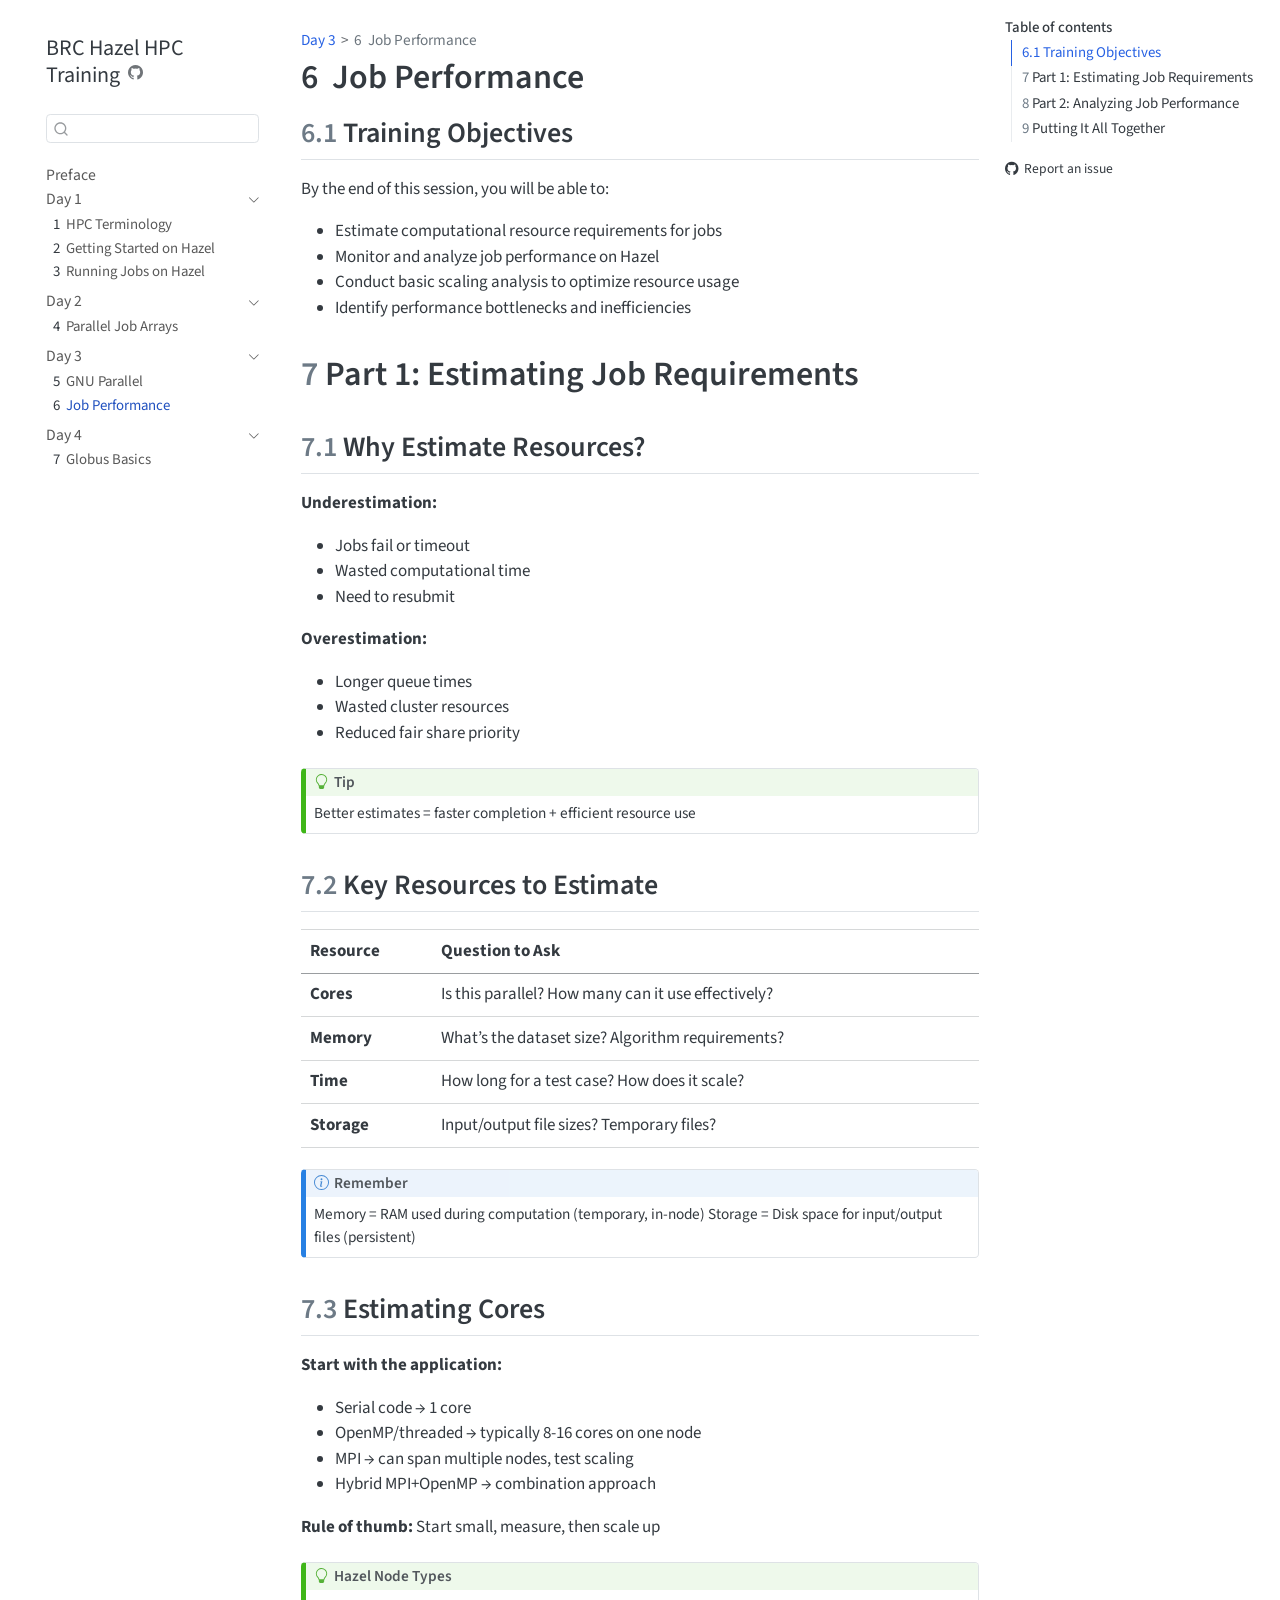
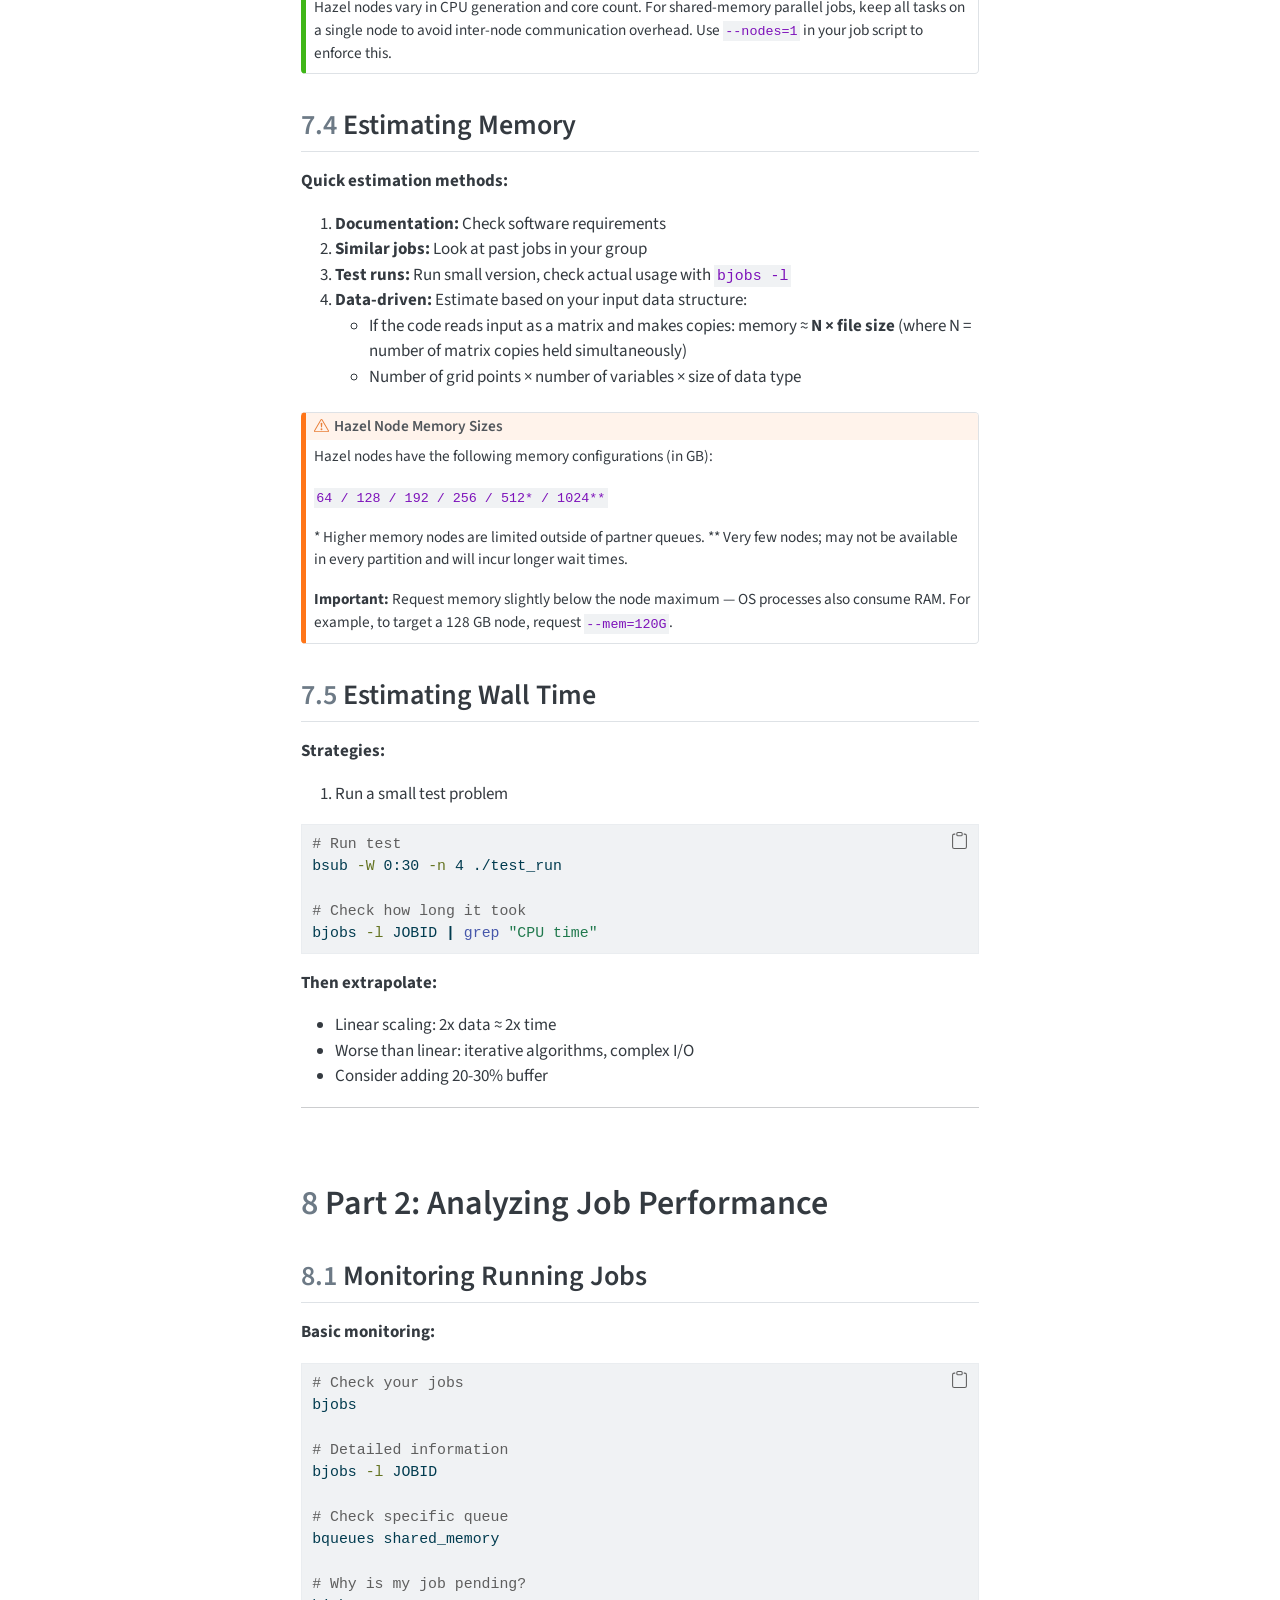
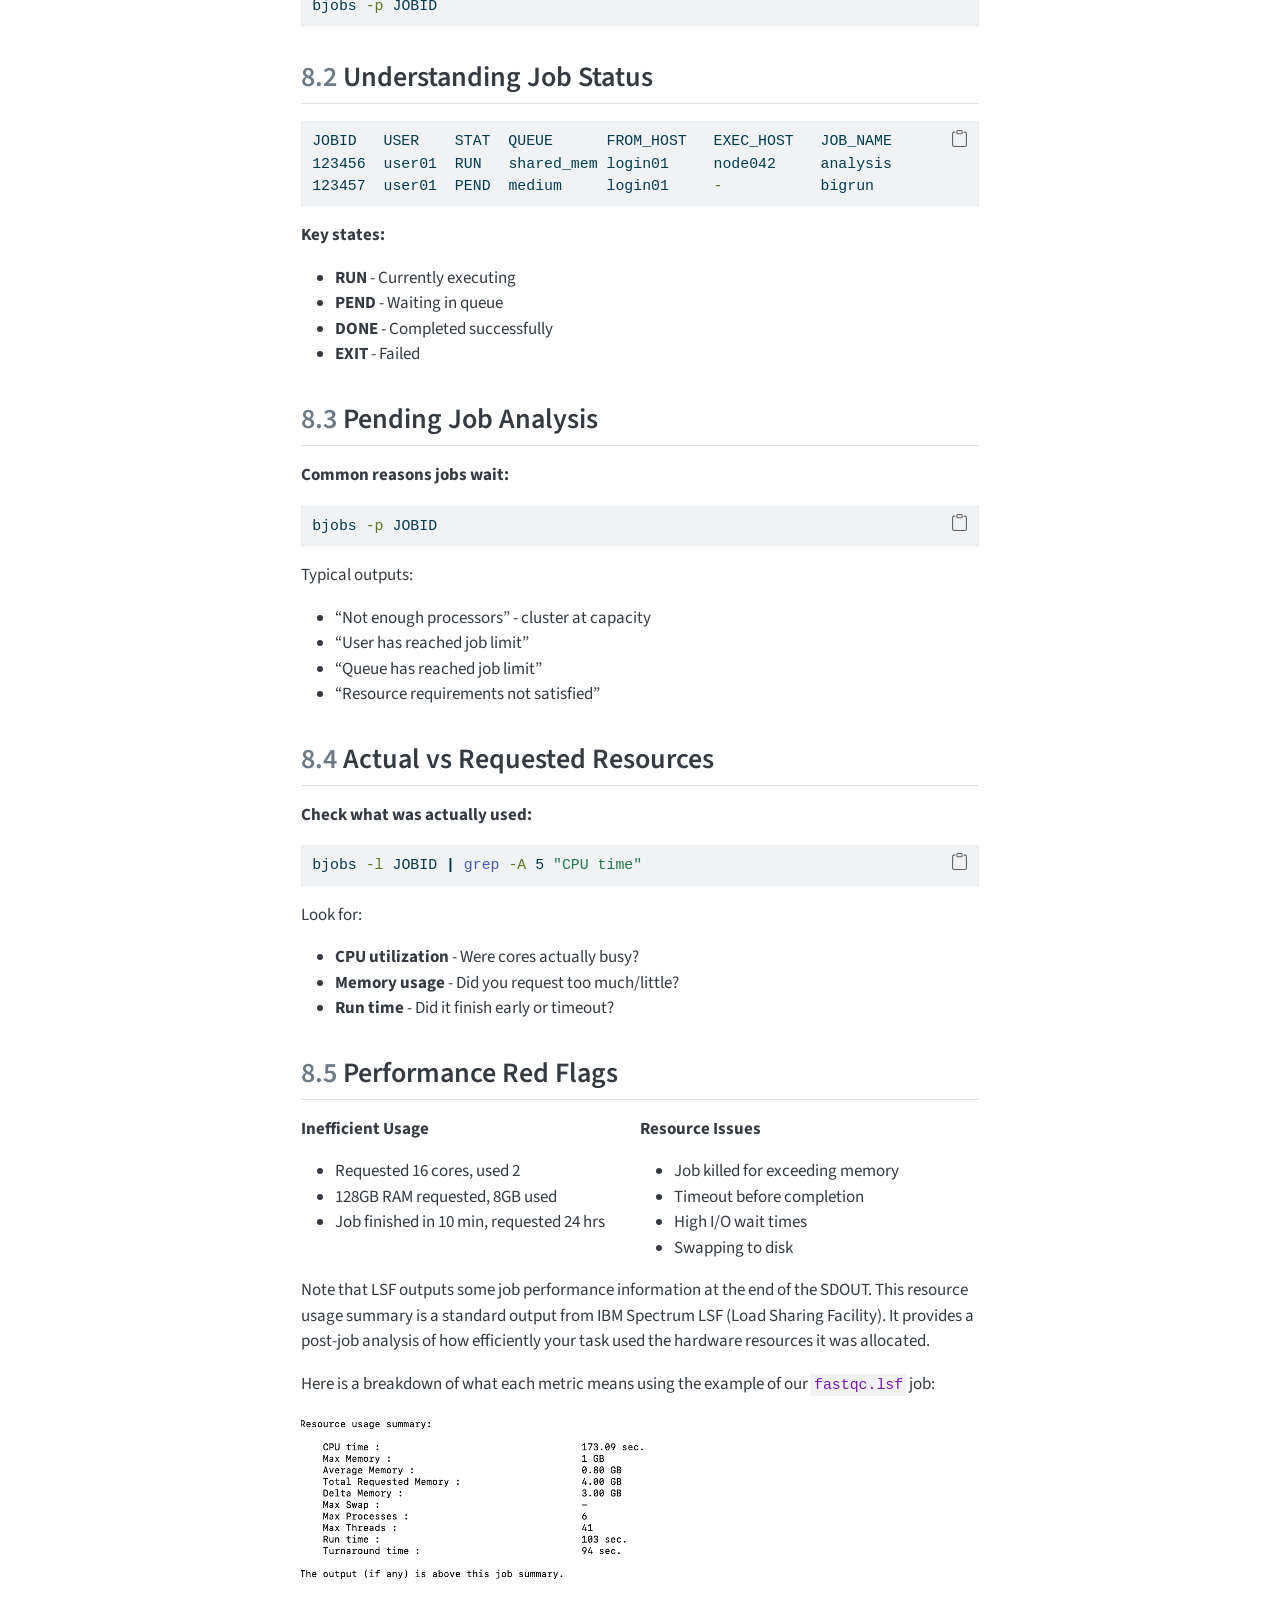
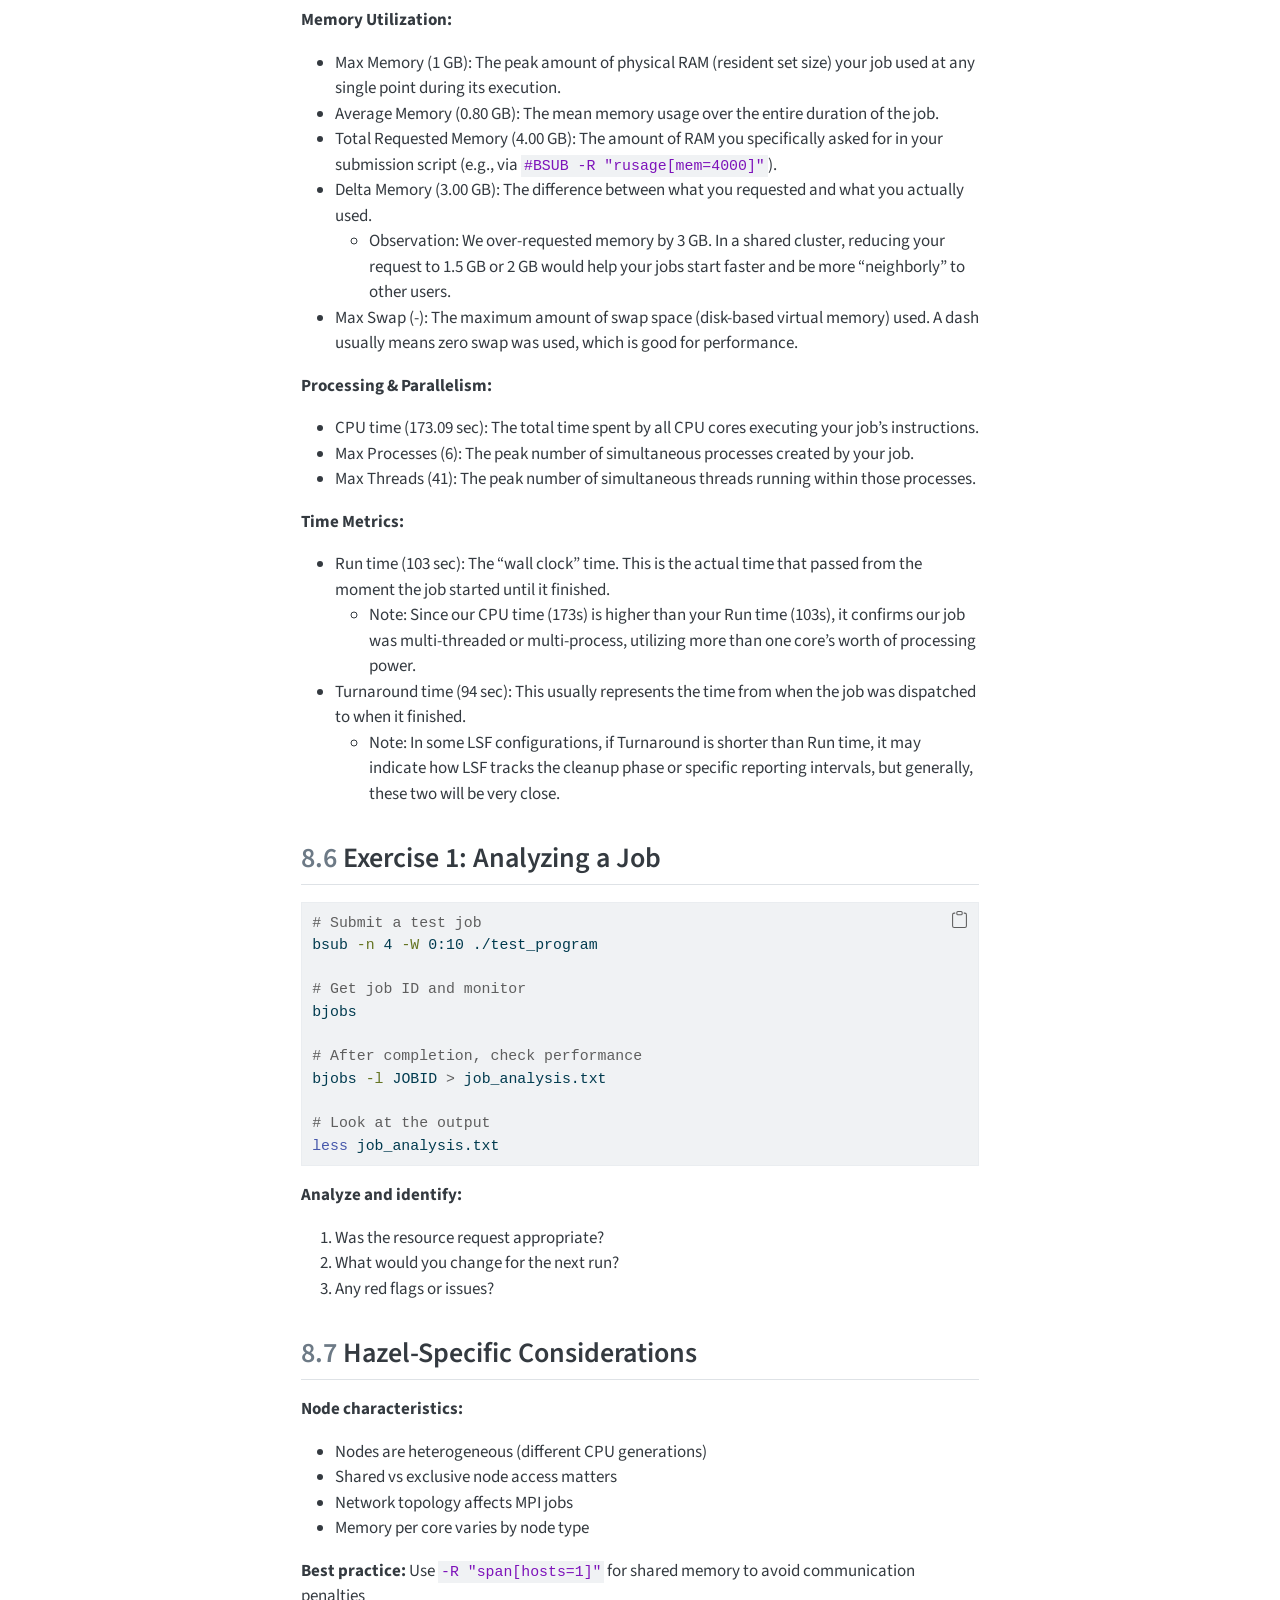
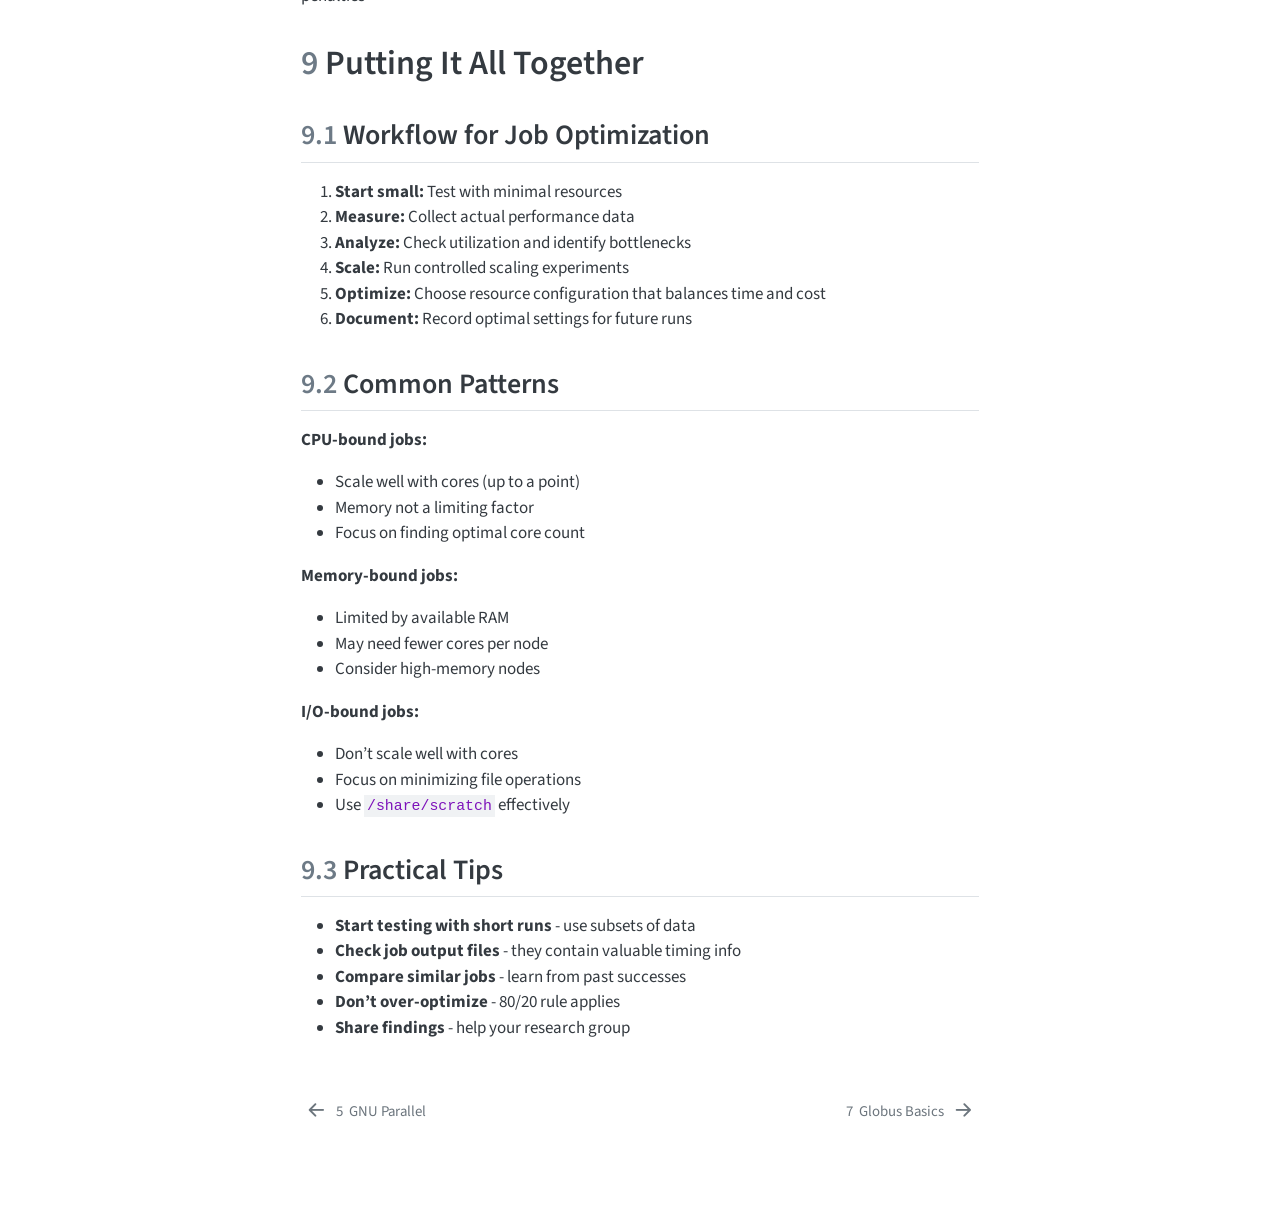
<file: notebooks/05_job_performance.html>
<!DOCTYPE html>
<html xmlns="http://www.w3.org/1999/xhtml" lang="en" xml:lang="en"><head>

<meta charset="utf-8">
<meta name="generator" content="quarto-1.10.18">

<meta name="viewport" content="width=device-width, initial-scale=1.0, user-scalable=yes">


<title>6&nbsp; Job Performance – BRC Hazel HPC Training</title>
<style>
/* Default styles provided by pandoc.
** See https://pandoc.org/MANUAL.html#variables-for-html for config info.
*/
span.smallcaps{font-variant: small-caps;}
div.columns{display: flex; gap: 1.5em;}
div.column{flex: auto;}
@media screen {
div.columns{gap: min(4vw, 1.5em);}
div.column{overflow-x: auto;}
}
div.hanging-indent{margin-left: 1.5em; text-indent: -1.5em;}
ul.task-list{list-style: none;}
ul.task-list li input[type="checkbox"] {
  width: 0.8em;
  margin: 0 0.8em 0.2em -1em; /* quarto-specific, see https://github.com/quarto-dev/quarto-cli/issues/4556 */ 
  vertical-align: middle;
}
/* CSS for syntax highlighting */
html { -webkit-text-size-adjust: 100%; }
pre > code.sourceCode { white-space: pre; position: relative; }
pre > code.sourceCode > span { display: inline-block; line-height: 1.25; }
pre > code.sourceCode > span:empty { height: 1.2em; }
.sourceCode { overflow: visible; }
code.sourceCode > span { color: inherit; text-decoration: inherit; }
div.sourceCode { margin: 1em 0; }
pre.sourceCode { margin: 0; }
@media screen {
div.sourceCode { overflow: auto; }
}
@media print {
pre > code.sourceCode { white-space: pre-wrap; }
pre > code.sourceCode > span { text-indent: -5em; padding-left: 5em; }
}
pre.numberSource code
  { counter-reset: source-line 0; }
pre.numberSource code > span
  { position: relative; left: -4em; counter-increment: source-line; }
pre.numberSource code > span > a:first-child::before
  { content: counter(source-line);
    position: relative; left: -1em; text-align: right; vertical-align: baseline;
    border: none; display: inline-block;
    -webkit-touch-callout: none; -webkit-user-select: none;
    -khtml-user-select: none; -moz-user-select: none;
    -ms-user-select: none; user-select: none;
    padding: 0 4px; width: 4em;
  }
pre.numberSource { margin-left: 3em;  padding-left: 4px; }
div.sourceCode
  {   }
@media screen {
pre > code.sourceCode > span > a:first-child::before { text-decoration: underline; }
}
</style>


<script src="../site_libs/quarto-nav/quarto-nav.js"></script>
<script src="../site_libs/quarto-nav/headroom.min.js"></script>
<script src="../site_libs/clipboard/clipboard.min.js"></script>
<script src="../site_libs/quarto-search/autocomplete.umd.js"></script>
<script src="../site_libs/quarto-search/fuse.min.js"></script>
<script src="../site_libs/quarto-search/quarto-search.js"></script>
<meta name="quarto:offset" content="../">
<link href="../notebooks/globus_basics.html" rel="next">
<link href="../notebooks/03_gnu_parallel.html" rel="prev">
<script src="../site_libs/quarto-html/quarto.js" type="module"></script>
<script src="../site_libs/quarto-html/tabsets/tabsets.js" type="module"></script>
<script src="../site_libs/quarto-html/popper.min.js"></script>
<script src="../site_libs/quarto-html/tippy.umd.min.js"></script>
<script src="../site_libs/quarto-html/anchor.min.js"></script>
<link href="../site_libs/quarto-html/tippy.css" rel="stylesheet">
<link href="../site_libs/quarto-html/quarto-syntax-highlighting-64a204ab8560d761af7679ceaba22944.css" rel="stylesheet" id="quarto-text-highlighting-styles">
<script src="../site_libs/bootstrap/bootstrap.min.js"></script>
<link href="../site_libs/bootstrap/bootstrap-icons.css" rel="stylesheet">
<link href="../site_libs/bootstrap/bootstrap-77f877a8bbdaf906de76408b5606b2fd.min.css" rel="stylesheet" append-hash="true" id="quarto-bootstrap" data-mode="light">
<script id="quarto-search-options" type="application/json">{
  "location": "sidebar",
  "copy-button": false,
  "collapse-after": 3,
  "panel-placement": "start",
  "type": "textbox",
  "limit": 50,
  "keyboard-shortcut": [
    "f",
    "/",
    "s"
  ],
  "show-item-context": false,
  "language": {
    "search-no-results-text": "No results",
    "search-matching-documents-text": "matching documents",
    "search-copy-link-title": "Copy link to search",
    "search-hide-matches-text": "Hide additional matches",
    "search-more-match-text": "more match in this document",
    "search-more-matches-text": "more matches in this document",
    "search-clear-button-title": "Clear",
    "search-text-placeholder": "",
    "search-detached-cancel-button-title": "Cancel",
    "search-submit-button-title": "Submit",
    "search-label": "Search"
  }
}</script>


</head>

<body class="nav-sidebar floating quarto-light">

<div id="quarto-search-results"></div>
  <header id="quarto-header" class="headroom fixed-top">
  <nav class="quarto-secondary-nav">
    <div class="container-fluid d-flex">
      <button type="button" class="quarto-btn-toggle btn" data-bs-toggle="collapse" role="button" data-bs-target=".quarto-sidebar-collapse-item" aria-controls="quarto-sidebar" aria-expanded="false" aria-label="Toggle sidebar navigation" onclick="if (window.quartoToggleHeadroom) { window.quartoToggleHeadroom(); }">
        <i class="bi bi-layout-text-sidebar-reverse"></i>
      </button>
        <nav class="quarto-page-breadcrumbs" aria-label="breadcrumb"><ol class="breadcrumb"><li class="breadcrumb-item"><a href="../notebooks/03_gnu_parallel.html">Day 3</a></li><li class="breadcrumb-item"><a href="../notebooks/05_job_performance.html"><span class="chapter-number">6</span>&nbsp; <span class="chapter-title">Job Performance</span></a></li></ol></nav>
        <a class="flex-grow-1" role="navigation" data-bs-toggle="collapse" data-bs-target=".quarto-sidebar-collapse-item" aria-controls="quarto-sidebar" aria-expanded="false" aria-label="Toggle sidebar navigation" onclick="if (window.quartoToggleHeadroom) { window.quartoToggleHeadroom(); }">      
        </a>
      <button type="button" class="btn quarto-search-button" aria-label="Search" onclick="window.quartoOpenSearch();">
        <i class="bi bi-search"></i>
      </button>
    </div>
  </nav>
</header>
<!-- content -->
<div id="quarto-content" class="quarto-container page-columns page-rows-contents page-layout-article">
<!-- sidebar -->
  <nav id="quarto-sidebar" class="sidebar collapse collapse-horizontal quarto-sidebar-collapse-item sidebar-navigation floating overflow-auto">
    <div class="pt-lg-2 mt-2 text-left sidebar-header">
    <div class="sidebar-title mb-0 py-0">
      <a href="../">BRC Hazel HPC Training</a> 
        <div class="sidebar-tools-main">
    <a href="https://github.com/hurwitzlab/brc_hazel_training" title="Source Code" class="quarto-navigation-tool px-1" aria-label="Source Code"><i class="bi bi-github"></i></a>
</div>
    </div>
      </div>
        <div class="mt-2 flex-shrink-0 align-items-center">
        <div class="sidebar-search">
        <div id="quarto-search" class="" title="Search"></div>
        </div>
        </div>
    <div class="sidebar-menu-container"> 
    <ul class="list-unstyled mt-1">
        <li class="sidebar-item">
  <div class="sidebar-item-container"> 
  <a href="../index.html" class="sidebar-item-text sidebar-link">
 <span class="menu-text">Preface</span></a>
  </div>
</li>
        <li class="sidebar-item sidebar-item-section">
      <div class="sidebar-item-container"> 
            <a class="sidebar-item-text sidebar-link text-start" data-bs-toggle="collapse" data-bs-target="#quarto-sidebar-section-1" role="navigation" aria-expanded="true">
 <span class="menu-text">Day 1</span></a>
          <a class="sidebar-item-toggle text-start" data-bs-toggle="collapse" data-bs-target="#quarto-sidebar-section-1" role="navigation" aria-expanded="true" aria-label="Toggle section">
            <i class="bi bi-chevron-right ms-2"></i>
          </a> 
      </div>
      <ul id="quarto-sidebar-section-1" class="collapse list-unstyled sidebar-section depth1 show">  
          <li class="sidebar-item">
  <div class="sidebar-item-container"> 
  <a href="../notebooks/00_hpc_terminology.html" class="sidebar-item-text sidebar-link">
 <span class="menu-text"><span class="chapter-number">1</span>&nbsp; <span class="chapter-title">HPC Terminology</span></span></a>
  </div>
</li>
          <li class="sidebar-item">
  <div class="sidebar-item-container"> 
  <a href="../notebooks/01_ncsu_hazel_hpc.html" class="sidebar-item-text sidebar-link">
 <span class="menu-text"><span class="chapter-number">2</span>&nbsp; <span class="chapter-title">Getting Started on Hazel</span></span></a>
  </div>
</li>
          <li class="sidebar-item">
  <div class="sidebar-item-container"> 
  <a href="../notebooks/02_hazel_jobs.html" class="sidebar-item-text sidebar-link">
 <span class="menu-text"><span class="chapter-number">3</span>&nbsp; <span class="chapter-title">Running Jobs on Hazel</span></span></a>
  </div>
</li>
      </ul>
  </li>
        <li class="sidebar-item sidebar-item-section">
      <div class="sidebar-item-container"> 
            <a class="sidebar-item-text sidebar-link text-start" data-bs-toggle="collapse" data-bs-target="#quarto-sidebar-section-2" role="navigation" aria-expanded="true">
 <span class="menu-text">Day 2</span></a>
          <a class="sidebar-item-toggle text-start" data-bs-toggle="collapse" data-bs-target="#quarto-sidebar-section-2" role="navigation" aria-expanded="true" aria-label="Toggle section">
            <i class="bi bi-chevron-right ms-2"></i>
          </a> 
      </div>
      <ul id="quarto-sidebar-section-2" class="collapse list-unstyled sidebar-section depth1 show">  
          <li class="sidebar-item">
  <div class="sidebar-item-container"> 
  <a href="../notebooks/04_parallel_jobs.html" class="sidebar-item-text sidebar-link">
 <span class="menu-text"><span class="chapter-number">4</span>&nbsp; <span class="chapter-title">Parallel Job Arrays</span></span></a>
  </div>
</li>
      </ul>
  </li>
        <li class="sidebar-item sidebar-item-section">
      <div class="sidebar-item-container"> 
            <a class="sidebar-item-text sidebar-link text-start" data-bs-toggle="collapse" data-bs-target="#quarto-sidebar-section-3" role="navigation" aria-expanded="true">
 <span class="menu-text">Day 3</span></a>
          <a class="sidebar-item-toggle text-start" data-bs-toggle="collapse" data-bs-target="#quarto-sidebar-section-3" role="navigation" aria-expanded="true" aria-label="Toggle section">
            <i class="bi bi-chevron-right ms-2"></i>
          </a> 
      </div>
      <ul id="quarto-sidebar-section-3" class="collapse list-unstyled sidebar-section depth1 show">  
          <li class="sidebar-item">
  <div class="sidebar-item-container"> 
  <a href="../notebooks/03_gnu_parallel.html" class="sidebar-item-text sidebar-link">
 <span class="menu-text"><span class="chapter-number">5</span>&nbsp; <span class="chapter-title">GNU Parallel</span></span></a>
  </div>
</li>
          <li class="sidebar-item">
  <div class="sidebar-item-container"> 
  <a href="../notebooks/05_job_performance.html" class="sidebar-item-text sidebar-link active">
 <span class="menu-text"><span class="chapter-number">6</span>&nbsp; <span class="chapter-title">Job Performance</span></span></a>
  </div>
</li>
      </ul>
  </li>
        <li class="sidebar-item sidebar-item-section">
      <div class="sidebar-item-container"> 
            <a class="sidebar-item-text sidebar-link text-start" data-bs-toggle="collapse" data-bs-target="#quarto-sidebar-section-4" role="navigation" aria-expanded="true">
 <span class="menu-text">Day 4</span></a>
          <a class="sidebar-item-toggle text-start" data-bs-toggle="collapse" data-bs-target="#quarto-sidebar-section-4" role="navigation" aria-expanded="true" aria-label="Toggle section">
            <i class="bi bi-chevron-right ms-2"></i>
          </a> 
      </div>
      <ul id="quarto-sidebar-section-4" class="collapse list-unstyled sidebar-section depth1 show">  
          <li class="sidebar-item">
  <div class="sidebar-item-container"> 
  <a href="../notebooks/globus_basics.html" class="sidebar-item-text sidebar-link">
 <span class="menu-text"><span class="chapter-number">7</span>&nbsp; <span class="chapter-title">Globus Basics</span></span></a>
  </div>
</li>
      </ul>
  </li>
    </ul>
    </div>
</nav>
<div id="quarto-sidebar-glass" class="quarto-sidebar-collapse-item" data-bs-toggle="collapse" data-bs-target=".quarto-sidebar-collapse-item"></div>
<!-- margin-sidebar -->
    <div id="quarto-margin-sidebar" class="sidebar margin-sidebar">
        <nav id="TOC" role="doc-toc" class="toc-active">
    <h2 id="toc-title">Table of contents</h2>
   
  <ul>
  <li><a href="#training-objectives" id="toc-training-objectives" class="nav-link active" data-scroll-target="#training-objectives"><span class="header-section-number">6.1</span> Training Objectives</a></li>
  <li><a href="#part-1-estimating-job-requirements" id="toc-part-1-estimating-job-requirements" class="nav-link" data-scroll-target="#part-1-estimating-job-requirements"><span class="header-section-number">7</span> Part 1: Estimating Job Requirements</a>
  <ul class="collapse">
  <li><a href="#why-estimate-resources" id="toc-why-estimate-resources" class="nav-link" data-scroll-target="#why-estimate-resources"><span class="header-section-number">7.1</span> Why Estimate Resources?</a></li>
  <li><a href="#key-resources-to-estimate" id="toc-key-resources-to-estimate" class="nav-link" data-scroll-target="#key-resources-to-estimate"><span class="header-section-number">7.2</span> Key Resources to Estimate</a></li>
  <li><a href="#estimating-cores" id="toc-estimating-cores" class="nav-link" data-scroll-target="#estimating-cores"><span class="header-section-number">7.3</span> Estimating Cores</a></li>
  <li><a href="#estimating-memory" id="toc-estimating-memory" class="nav-link" data-scroll-target="#estimating-memory"><span class="header-section-number">7.4</span> Estimating Memory</a></li>
  <li><a href="#estimating-wall-time" id="toc-estimating-wall-time" class="nav-link" data-scroll-target="#estimating-wall-time"><span class="header-section-number">7.5</span> Estimating Wall Time</a></li>
  </ul></li>
  <li><a href="#part-2-analyzing-job-performance" id="toc-part-2-analyzing-job-performance" class="nav-link" data-scroll-target="#part-2-analyzing-job-performance"><span class="header-section-number">8</span> Part 2: Analyzing Job Performance</a>
  <ul class="collapse">
  <li><a href="#monitoring-running-jobs" id="toc-monitoring-running-jobs" class="nav-link" data-scroll-target="#monitoring-running-jobs"><span class="header-section-number">8.1</span> Monitoring Running Jobs</a></li>
  <li><a href="#understanding-job-status" id="toc-understanding-job-status" class="nav-link" data-scroll-target="#understanding-job-status"><span class="header-section-number">8.2</span> Understanding Job Status</a></li>
  <li><a href="#pending-job-analysis" id="toc-pending-job-analysis" class="nav-link" data-scroll-target="#pending-job-analysis"><span class="header-section-number">8.3</span> Pending Job Analysis</a></li>
  <li><a href="#actual-vs-requested-resources" id="toc-actual-vs-requested-resources" class="nav-link" data-scroll-target="#actual-vs-requested-resources"><span class="header-section-number">8.4</span> Actual vs Requested Resources</a></li>
  <li><a href="#performance-red-flags" id="toc-performance-red-flags" class="nav-link" data-scroll-target="#performance-red-flags"><span class="header-section-number">8.5</span> Performance Red Flags</a></li>
  <li><a href="#exercise-1-analyzing-a-job" id="toc-exercise-1-analyzing-a-job" class="nav-link" data-scroll-target="#exercise-1-analyzing-a-job"><span class="header-section-number">8.6</span> Exercise 1: Analyzing a Job</a></li>
  <li><a href="#hazel-specific-considerations" id="toc-hazel-specific-considerations" class="nav-link" data-scroll-target="#hazel-specific-considerations"><span class="header-section-number">8.7</span> Hazel-Specific Considerations</a></li>
  </ul></li>
  <li><a href="#putting-it-all-together" id="toc-putting-it-all-together" class="nav-link" data-scroll-target="#putting-it-all-together"><span class="header-section-number">9</span> Putting It All Together</a>
  <ul class="collapse">
  <li><a href="#workflow-for-job-optimization" id="toc-workflow-for-job-optimization" class="nav-link" data-scroll-target="#workflow-for-job-optimization"><span class="header-section-number">9.1</span> Workflow for Job Optimization</a></li>
  <li><a href="#common-patterns" id="toc-common-patterns" class="nav-link" data-scroll-target="#common-patterns"><span class="header-section-number">9.2</span> Common Patterns</a></li>
  <li><a href="#practical-tips" id="toc-practical-tips" class="nav-link" data-scroll-target="#practical-tips"><span class="header-section-number">9.3</span> Practical Tips</a></li>
  </ul></li>
  </ul>
<div class="toc-actions"><ul><li><a href="https://github.com/hurwitzlab/brc_hazel_training/issues/new" class="toc-action"><i class="bi bi-github"></i>Report an issue</a></li></ul></div></nav>
    </div>
<!-- main -->
<main class="content" id="quarto-document-content">

<header id="title-block-header" class="quarto-title-block default"><nav class="quarto-page-breadcrumbs quarto-title-breadcrumbs d-none d-lg-block" aria-label="breadcrumb"><ol class="breadcrumb"><li class="breadcrumb-item"><a href="../notebooks/03_gnu_parallel.html">Day 3</a></li><li class="breadcrumb-item"><a href="../notebooks/05_job_performance.html"><span class="chapter-number">6</span>&nbsp; <span class="chapter-title">Job Performance</span></a></li></ol></nav>
<div class="quarto-title">
<h1 class="title"><span class="chapter-number">6</span>&nbsp; <span class="chapter-title">Job Performance</span></h1>
</div>



<div class="quarto-title-meta">

    
  
    
  </div>
  


</header>


<section id="training-objectives" class="level2" data-number="6.1">
<h2 data-number="6.1" class="anchored" data-anchor-id="training-objectives"><span class="header-section-number">6.1</span> Training Objectives</h2>
<p>By the end of this session, you will be able to:</p>
<div class="incremental">
<ul class="incremental">
<li>Estimate computational resource requirements for jobs</li>
<li>Monitor and analyze job performance on Hazel</li>
<li>Conduct basic scaling analysis to optimize resource usage</li>
<li>Identify performance bottlenecks and inefficiencies</li>
</ul>
</div>
</section>
<section id="part-1-estimating-job-requirements" class="level1" data-number="7">
<h1 data-number="7"><span class="header-section-number">7</span> Part 1: Estimating Job Requirements</h1>
<section id="why-estimate-resources" class="level2" data-number="7.1">
<h2 data-number="7.1" class="anchored" data-anchor-id="why-estimate-resources"><span class="header-section-number">7.1</span> Why Estimate Resources?</h2>
<p><strong>Underestimation:</strong></p>
<ul>
<li>Jobs fail or timeout</li>
<li>Wasted computational time</li>
<li>Need to resubmit</li>
</ul>
<p><strong>Overestimation:</strong></p>
<ul>
<li>Longer queue times</li>
<li>Wasted cluster resources</li>
<li>Reduced fair share priority</li>
</ul>
<div class="callout callout-style-default callout-tip callout-titled">
<div class="callout-header d-flex align-content-center">
<div class="callout-icon-container">
<i class="callout-icon"></i>
</div>
<div class="callout-title-container flex-fill">
Tip
</div>
</div>
<div class="callout-body-container callout-body">
<p>Better estimates = faster completion + efficient resource use</p>
</div>
</div>
</section>
<section id="key-resources-to-estimate" class="level2" data-number="7.2">
<h2 data-number="7.2" class="anchored" data-anchor-id="key-resources-to-estimate"><span class="header-section-number">7.2</span> Key Resources to Estimate</h2>
<table class="caption-top table">
<thead>
<tr class="header">
<th>Resource</th>
<th>Question to Ask</th>
</tr>
</thead>
<tbody>
<tr class="odd">
<td><strong>Cores</strong></td>
<td>Is this parallel? How many can it use effectively?</td>
</tr>
<tr class="even">
<td><strong>Memory</strong></td>
<td>What’s the dataset size? Algorithm requirements?</td>
</tr>
<tr class="odd">
<td><strong>Time</strong></td>
<td>How long for a test case? How does it scale?</td>
</tr>
<tr class="even">
<td><strong>Storage</strong></td>
<td>Input/output file sizes? Temporary files?</td>
</tr>
</tbody>
</table>
<div class="callout callout-style-default callout-note callout-titled">
<div class="callout-header d-flex align-content-center">
<div class="callout-icon-container">
<i class="callout-icon"></i>
</div>
<div class="callout-title-container flex-fill">
<span class="screen-reader-only">Note</span>Remember
</div>
</div>
<div class="callout-body-container callout-body">
<p>Memory = RAM used during computation (temporary, in-node) Storage = Disk space for input/output files (persistent)</p>
</div>
</div>
</section>
<section id="estimating-cores" class="level2" data-number="7.3">
<h2 data-number="7.3" class="anchored" data-anchor-id="estimating-cores"><span class="header-section-number">7.3</span> Estimating Cores</h2>
<p><strong>Start with the application:</strong></p>
<div class="incremental">
<ul class="incremental">
<li>Serial code → 1 core</li>
<li>OpenMP/threaded → typically 8-16 cores on one node</li>
<li>MPI → can span multiple nodes, test scaling</li>
<li>Hybrid MPI+OpenMP → combination approach</li>
</ul>
</div>
<p><strong>Rule of thumb:</strong> Start small, measure, then scale up</p>
<div class="callout callout-style-default callout-tip callout-titled">
<div class="callout-header d-flex align-content-center">
<div class="callout-icon-container">
<i class="callout-icon"></i>
</div>
<div class="callout-title-container flex-fill">
<span class="screen-reader-only">Tip</span>Hazel Node Types
</div>
</div>
<div class="callout-body-container callout-body">
<p>Hazel nodes vary in CPU generation and core count. For shared-memory parallel jobs, keep all tasks on a single node to avoid inter-node communication overhead. Use <code>--nodes=1</code> in your job script to enforce this.</p>
</div>
</div>
</section>
<section id="estimating-memory" class="level2" data-number="7.4">
<h2 data-number="7.4" class="anchored" data-anchor-id="estimating-memory"><span class="header-section-number">7.4</span> Estimating Memory</h2>
<p><strong>Quick estimation methods:</strong></p>
<ol type="1">
<li><strong>Documentation:</strong> Check software requirements</li>
<li><strong>Similar jobs:</strong> Look at past jobs in your group</li>
<li><strong>Test runs:</strong> Run small version, check actual usage with <code>bjobs -l</code></li>
<li><strong>Data-driven:</strong> Estimate based on your input data structure:
<ul>
<li>If the code reads input as a matrix and makes copies: memory ≈ <strong>N × file size</strong> (where N = number of matrix copies held simultaneously)</li>
<li>Number of grid points × number of variables × size of data type</li>
</ul></li>
</ol>
<div class="callout callout-style-default callout-warning callout-titled">
<div class="callout-header d-flex align-content-center">
<div class="callout-icon-container">
<i class="callout-icon"></i>
</div>
<div class="callout-title-container flex-fill">
<span class="screen-reader-only">Warning</span>Hazel Node Memory Sizes
</div>
</div>
<div class="callout-body-container callout-body">
<p>Hazel nodes have the following memory configurations (in GB):</p>
<p><code>64 / 128 / 192 / 256 / 512* / 1024**</code></p>
<p>* Higher memory nodes are limited outside of partner queues. ** Very few nodes; may not be available in every partition and will incur longer wait times.</p>
<p><strong>Important:</strong> Request memory slightly below the node maximum — OS processes also consume RAM. For example, to target a 128 GB node, request <code>--mem=120G</code>.</p>
</div>
</div>
</section>
<section id="estimating-wall-time" class="level2" data-number="7.5">
<h2 data-number="7.5" class="anchored" data-anchor-id="estimating-wall-time"><span class="header-section-number">7.5</span> Estimating Wall Time</h2>
<p><strong>Strategies:</strong></p>
<ol type="1">
<li>Run a small test problem</li>
</ol>
<div class="code-copy-outer-scaffold"><div class="sourceCode" id="cb1"><pre class="sourceCode bash code-with-copy"><code class="sourceCode bash"><span id="cb1-1"><a href="#cb1-1" aria-hidden="true" tabindex="-1"></a><span class="co"># Run test</span></span>
<span id="cb1-2"><a href="#cb1-2" aria-hidden="true" tabindex="-1"></a><span class="ex">bsub</span> <span class="at">-W</span> 0:30 <span class="at">-n</span> 4 ./test_run</span>
<span id="cb1-3"><a href="#cb1-3" aria-hidden="true" tabindex="-1"></a></span>
<span id="cb1-4"><a href="#cb1-4" aria-hidden="true" tabindex="-1"></a><span class="co"># Check how long it took</span></span>
<span id="cb1-5"><a href="#cb1-5" aria-hidden="true" tabindex="-1"></a><span class="ex">bjobs</span> <span class="at">-l</span> JOBID <span class="kw">|</span> <span class="fu">grep</span> <span class="st">"CPU time"</span></span></code></pre></div><button title="Copy to Clipboard" class="code-copy-button"><i class="bi"></i></button></div>
<p><strong>Then extrapolate:</strong></p>
<ul>
<li>Linear scaling: 2x data ≈ 2x time</li>
<li>Worse than linear: iterative algorithms, complex I/O</li>
<li>Consider adding 20-30% buffer</li>
</ul>
<hr>
<p><br></p>
</section>
</section>
<section id="part-2-analyzing-job-performance" class="level1" data-number="8">
<h1 data-number="8"><span class="header-section-number">8</span> Part 2: Analyzing Job Performance</h1>
<section id="monitoring-running-jobs" class="level2" data-number="8.1">
<h2 data-number="8.1" class="anchored" data-anchor-id="monitoring-running-jobs"><span class="header-section-number">8.1</span> Monitoring Running Jobs</h2>
<p><strong>Basic monitoring:</strong></p>
<div class="code-copy-outer-scaffold"><div class="sourceCode" id="cb2"><pre class="sourceCode bash code-with-copy"><code class="sourceCode bash"><span id="cb2-1"><a href="#cb2-1" aria-hidden="true" tabindex="-1"></a><span class="co"># Check your jobs</span></span>
<span id="cb2-2"><a href="#cb2-2" aria-hidden="true" tabindex="-1"></a><span class="ex">bjobs</span></span>
<span id="cb2-3"><a href="#cb2-3" aria-hidden="true" tabindex="-1"></a></span>
<span id="cb2-4"><a href="#cb2-4" aria-hidden="true" tabindex="-1"></a><span class="co"># Detailed information</span></span>
<span id="cb2-5"><a href="#cb2-5" aria-hidden="true" tabindex="-1"></a><span class="ex">bjobs</span> <span class="at">-l</span> JOBID</span>
<span id="cb2-6"><a href="#cb2-6" aria-hidden="true" tabindex="-1"></a></span>
<span id="cb2-7"><a href="#cb2-7" aria-hidden="true" tabindex="-1"></a><span class="co"># Check specific queue</span></span>
<span id="cb2-8"><a href="#cb2-8" aria-hidden="true" tabindex="-1"></a><span class="ex">bqueues</span> shared_memory</span>
<span id="cb2-9"><a href="#cb2-9" aria-hidden="true" tabindex="-1"></a></span>
<span id="cb2-10"><a href="#cb2-10" aria-hidden="true" tabindex="-1"></a><span class="co"># Why is my job pending?</span></span>
<span id="cb2-11"><a href="#cb2-11" aria-hidden="true" tabindex="-1"></a><span class="ex">bjobs</span> <span class="at">-p</span> JOBID</span></code></pre></div><button title="Copy to Clipboard" class="code-copy-button"><i class="bi"></i></button></div>
</section>
<section id="understanding-job-status" class="level2" data-number="8.2">
<h2 data-number="8.2" class="anchored" data-anchor-id="understanding-job-status"><span class="header-section-number">8.2</span> Understanding Job Status</h2>
<div class="code-copy-outer-scaffold"><div class="sourceCode" id="cb3"><pre class="sourceCode bash code-with-copy"><code class="sourceCode bash"><span id="cb3-1"><a href="#cb3-1" aria-hidden="true" tabindex="-1"></a><span class="ex">JOBID</span>   USER    STAT  QUEUE      FROM_HOST   EXEC_HOST   JOB_NAME</span>
<span id="cb3-2"><a href="#cb3-2" aria-hidden="true" tabindex="-1"></a><span class="ex">123456</span>  user01  RUN   shared_mem login01     node042     analysis</span>
<span id="cb3-3"><a href="#cb3-3" aria-hidden="true" tabindex="-1"></a><span class="ex">123457</span>  user01  PEND  medium     login01     <span class="at">-</span>           bigrun</span></code></pre></div><button title="Copy to Clipboard" class="code-copy-button"><i class="bi"></i></button></div>
<p><strong>Key states:</strong></p>
<ul>
<li><strong>RUN</strong> - Currently executing</li>
<li><strong>PEND</strong> - Waiting in queue</li>
<li><strong>DONE</strong> - Completed successfully</li>
<li><strong>EXIT</strong> - Failed</li>
</ul>
</section>
<section id="pending-job-analysis" class="level2" data-number="8.3">
<h2 data-number="8.3" class="anchored" data-anchor-id="pending-job-analysis"><span class="header-section-number">8.3</span> Pending Job Analysis</h2>
<p><strong>Common reasons jobs wait:</strong></p>
<div class="code-copy-outer-scaffold"><div class="sourceCode" id="cb4"><pre class="sourceCode bash code-with-copy"><code class="sourceCode bash"><span id="cb4-1"><a href="#cb4-1" aria-hidden="true" tabindex="-1"></a><span class="ex">bjobs</span> <span class="at">-p</span> JOBID</span></code></pre></div><button title="Copy to Clipboard" class="code-copy-button"><i class="bi"></i></button></div>
<p>Typical outputs:</p>
<ul>
<li>“Not enough processors” - cluster at capacity</li>
<li>“User has reached job limit”</li>
<li>“Queue has reached job limit”</li>
<li>“Resource requirements not satisfied”</li>
</ul>
</section>
<section id="actual-vs-requested-resources" class="level2" data-number="8.4">
<h2 data-number="8.4" class="anchored" data-anchor-id="actual-vs-requested-resources"><span class="header-section-number">8.4</span> Actual vs Requested Resources</h2>
<p><strong>Check what was actually used:</strong></p>
<div class="code-copy-outer-scaffold"><div class="sourceCode" id="cb5"><pre class="sourceCode bash code-with-copy"><code class="sourceCode bash"><span id="cb5-1"><a href="#cb5-1" aria-hidden="true" tabindex="-1"></a><span class="ex">bjobs</span> <span class="at">-l</span> JOBID <span class="kw">|</span> <span class="fu">grep</span> <span class="at">-A</span> 5 <span class="st">"CPU time"</span></span></code></pre></div><button title="Copy to Clipboard" class="code-copy-button"><i class="bi"></i></button></div>
<p>Look for:</p>
<ul>
<li><strong>CPU utilization</strong> - Were cores actually busy?</li>
<li><strong>Memory usage</strong> - Did you request too much/little?</li>
<li><strong>Run time</strong> - Did it finish early or timeout?</li>
</ul>
</section>
<section id="performance-red-flags" class="level2" data-number="8.5">
<h2 data-number="8.5" class="anchored" data-anchor-id="performance-red-flags"><span class="header-section-number">8.5</span> Performance Red Flags</h2>
<div class="columns">
<div class="column" style="width:50%;">
<p><strong>Inefficient Usage</strong></p>
<ul>
<li>Requested 16 cores, used 2</li>
<li>128GB RAM requested, 8GB used</li>
<li>Job finished in 10 min, requested 24 hrs</li>
</ul>
</div><div class="column" style="width:50%;">
<p><strong>Resource Issues</strong></p>
<ul>
<li>Job killed for exceeding memory</li>
<li>Timeout before completion</li>
<li>High I/O wait times</li>
<li>Swapping to disk</li>
</ul>
</div>
</div>
<p>Note that LSF outputs some job performance information at the end of the SDOUT. This resource usage summary is a standard output from IBM Spectrum LSF (Load Sharing Facility). It provides a post-job analysis of how efficiently your task used the hardware resources it was allocated.</p>
<p>Here is a breakdown of what each metric means using the example of our <code>fastqc.lsf</code> job:</p>
<p><img src="../images/resource_usage_fastqc.png" class="img-fluid"></p>
<p><strong>Memory Utilization:</strong></p>
<ul>
<li>Max Memory (1 GB): The peak amount of physical RAM (resident set size) your job used at any single point during its execution.</li>
<li>Average Memory (0.80 GB): The mean memory usage over the entire duration of the job.</li>
<li>Total Requested Memory (4.00 GB): The amount of RAM you specifically asked for in your submission script (e.g., via <code>#BSUB -R "rusage[mem=4000]"</code>).</li>
<li>Delta Memory (3.00 GB): The difference between what you requested and what you actually used.
<ul>
<li>Observation: We over-requested memory by 3 GB. In a shared cluster, reducing your request to 1.5 GB or 2 GB would help your jobs start faster and be more “neighborly” to other users.</li>
</ul></li>
<li>Max Swap (-): The maximum amount of swap space (disk-based virtual memory) used. A dash usually means zero swap was used, which is good for performance.</li>
</ul>
<p><strong>Processing &amp; Parallelism:</strong></p>
<ul>
<li>CPU time (173.09 sec): The total time spent by all CPU cores executing your job’s instructions.</li>
<li>Max Processes (6): The peak number of simultaneous processes created by your job.</li>
<li>Max Threads (41): The peak number of simultaneous threads running within those processes.</li>
</ul>
<p><strong>Time Metrics:</strong></p>
<ul>
<li>Run time (103 sec): The “wall clock” time. This is the actual time that passed from the moment the job started until it finished.
<ul>
<li>Note: Since our CPU time (173s) is higher than your Run time (103s), it confirms our job was multi-threaded or multi-process, utilizing more than one core’s worth of processing power.</li>
</ul></li>
<li>Turnaround time (94 sec): This usually represents the time from when the job was dispatched to when it finished.
<ul>
<li>Note: In some LSF configurations, if Turnaround is shorter than Run time, it may indicate how LSF tracks the cleanup phase or specific reporting intervals, but generally, these two will be very close.</li>
</ul></li>
</ul>
</section>
<section id="exercise-1-analyzing-a-job" class="level2" data-number="8.6">
<h2 data-number="8.6" class="anchored" data-anchor-id="exercise-1-analyzing-a-job"><span class="header-section-number">8.6</span> Exercise 1: Analyzing a Job</h2>
<div class="code-copy-outer-scaffold"><div class="sourceCode" id="cb6"><pre class="sourceCode bash code-with-copy"><code class="sourceCode bash"><span id="cb6-1"><a href="#cb6-1" aria-hidden="true" tabindex="-1"></a><span class="co"># Submit a test job</span></span>
<span id="cb6-2"><a href="#cb6-2" aria-hidden="true" tabindex="-1"></a><span class="ex">bsub</span> <span class="at">-n</span> 4 <span class="at">-W</span> 0:10 ./test_program</span>
<span id="cb6-3"><a href="#cb6-3" aria-hidden="true" tabindex="-1"></a></span>
<span id="cb6-4"><a href="#cb6-4" aria-hidden="true" tabindex="-1"></a><span class="co"># Get job ID and monitor</span></span>
<span id="cb6-5"><a href="#cb6-5" aria-hidden="true" tabindex="-1"></a><span class="ex">bjobs</span></span>
<span id="cb6-6"><a href="#cb6-6" aria-hidden="true" tabindex="-1"></a></span>
<span id="cb6-7"><a href="#cb6-7" aria-hidden="true" tabindex="-1"></a><span class="co"># After completion, check performance</span></span>
<span id="cb6-8"><a href="#cb6-8" aria-hidden="true" tabindex="-1"></a><span class="ex">bjobs</span> <span class="at">-l</span> JOBID <span class="op">&gt;</span> job_analysis.txt</span>
<span id="cb6-9"><a href="#cb6-9" aria-hidden="true" tabindex="-1"></a></span>
<span id="cb6-10"><a href="#cb6-10" aria-hidden="true" tabindex="-1"></a><span class="co"># Look at the output</span></span>
<span id="cb6-11"><a href="#cb6-11" aria-hidden="true" tabindex="-1"></a><span class="fu">less</span> job_analysis.txt</span></code></pre></div><button title="Copy to Clipboard" class="code-copy-button"><i class="bi"></i></button></div>
<p><strong>Analyze and identify:</strong></p>
<ol type="1">
<li>Was the resource request appropriate?</li>
<li>What would you change for the next run?</li>
<li>Any red flags or issues?</li>
</ol>
</section>
<section id="hazel-specific-considerations" class="level2" data-number="8.7">
<h2 data-number="8.7" class="anchored" data-anchor-id="hazel-specific-considerations"><span class="header-section-number">8.7</span> Hazel-Specific Considerations</h2>
<p><strong>Node characteristics:</strong></p>
<ul>
<li>Nodes are heterogeneous (different CPU generations)</li>
<li>Shared vs exclusive node access matters</li>
<li>Network topology affects MPI jobs</li>
<li>Memory per core varies by node type</li>
</ul>
<p><strong>Best practice:</strong> Use <code>-R "span[hosts=1]"</code> for shared memory to avoid communication penalties</p>
</section>
</section>
<section id="putting-it-all-together" class="level1" data-number="9">
<h1 data-number="9"><span class="header-section-number">9</span> Putting It All Together</h1>
<section id="workflow-for-job-optimization" class="level2" data-number="9.1">
<h2 data-number="9.1" class="anchored" data-anchor-id="workflow-for-job-optimization"><span class="header-section-number">9.1</span> Workflow for Job Optimization</h2>
<ol type="1">
<li><strong>Start small:</strong> Test with minimal resources</li>
<li><strong>Measure:</strong> Collect actual performance data</li>
<li><strong>Analyze:</strong> Check utilization and identify bottlenecks</li>
<li><strong>Scale:</strong> Run controlled scaling experiments</li>
<li><strong>Optimize:</strong> Choose resource configuration that balances time and cost</li>
<li><strong>Document:</strong> Record optimal settings for future runs</li>
</ol>
</section>
<section id="common-patterns" class="level2" data-number="9.2">
<h2 data-number="9.2" class="anchored" data-anchor-id="common-patterns"><span class="header-section-number">9.2</span> Common Patterns</h2>
<p><strong>CPU-bound jobs:</strong></p>
<ul>
<li>Scale well with cores (up to a point)</li>
<li>Memory not a limiting factor</li>
<li>Focus on finding optimal core count</li>
</ul>
<p><strong>Memory-bound jobs:</strong></p>
<ul>
<li>Limited by available RAM</li>
<li>May need fewer cores per node</li>
<li>Consider high-memory nodes</li>
</ul>
<p><strong>I/O-bound jobs:</strong></p>
<ul>
<li>Don’t scale well with cores</li>
<li>Focus on minimizing file operations</li>
<li>Use <code>/share/scratch</code> effectively</li>
</ul>
</section>
<section id="practical-tips" class="level2" data-number="9.3">
<h2 data-number="9.3" class="anchored" data-anchor-id="practical-tips"><span class="header-section-number">9.3</span> Practical Tips</h2>
<div class="incremental">
<ul class="incremental">
<li><strong>Start testing with short runs</strong> - use subsets of data</li>
<li><strong>Check job output files</strong> - they contain valuable timing info</li>
<li><strong>Compare similar jobs</strong> - learn from past successes</li>
<li><strong>Don’t over-optimize</strong> - 80/20 rule applies</li>
<li><strong>Share findings</strong> - help your research group</li>
</ul>
</div>


</section>
</section>

</main> <!-- /main -->
<script id="quarto-html-after-body" type="application/javascript">
  window.document.addEventListener("DOMContentLoaded", function (event) {
    const icon = "";
    const anchorJS = new window.AnchorJS();
    anchorJS.options = {
      placement: 'right',
      icon: icon
    };
    anchorJS.add('.anchored');
    const isCodeAnnotation = (el) => {
      for (const clz of el.classList) {
        if (clz.startsWith('code-annotation-')) {                     
          return true;
        }
      }
      return false;
    }
    const onCopySuccess = function(e) {
      // button target
      const button = e.trigger;
      // don't keep focus
      button.blur();
      // flash "checked"
      button.classList.add('code-copy-button-checked');
      var currentTitle = button.getAttribute("title");
      button.setAttribute("title", "Copied!");
      let tooltip;
      if (window.bootstrap) {
        button.setAttribute("data-bs-toggle", "tooltip");
        button.setAttribute("data-bs-placement", "left");
        button.setAttribute("data-bs-title", "Copied!");
        tooltip = new bootstrap.Tooltip(button, 
          { trigger: "manual", 
            customClass: "code-copy-button-tooltip",
            offset: [0, -8]});
        tooltip.show();    
      }
      setTimeout(function() {
        if (tooltip) {
          tooltip.hide();
          button.removeAttribute("data-bs-title");
          button.removeAttribute("data-bs-toggle");
          button.removeAttribute("data-bs-placement");
        }
        button.setAttribute("title", currentTitle);
        button.classList.remove('code-copy-button-checked');
      }, 1000);
      // clear code selection
      e.clearSelection();
    }
    const getTextToCopy = function(trigger) {
      const outerScaffold = trigger.parentElement.cloneNode(true);
      const codeEl = outerScaffold.querySelector('code');
      for (const childEl of codeEl.children) {
        if (isCodeAnnotation(childEl)) {
          childEl.remove();
        }
      }
      return codeEl.innerText;
    }
    const clipboard = new window.ClipboardJS('.code-copy-button:not([data-in-quarto-modal])', {
      text: getTextToCopy
    });
    clipboard.on('success', onCopySuccess);
    if (window.document.getElementById('quarto-embedded-source-code-modal')) {
      const clipboardModal = new window.ClipboardJS('.code-copy-button[data-in-quarto-modal]', {
        text: getTextToCopy,
        container: window.document.getElementById('quarto-embedded-source-code-modal')
      });
      clipboardModal.on('success', onCopySuccess);
    }
      var localhostRegex = new RegExp(/^(?:http|https):\/\/localhost\:?[0-9]*\//);
      var mailtoRegex = new RegExp(/^mailto:/);
        var filterRegex = new RegExp('/' + window.location.host + '/');
      var isInternal = (href) => {
          return filterRegex.test(href) || localhostRegex.test(href) || mailtoRegex.test(href);
      }
      // Inspect non-navigation links and adorn them if external
     var links = window.document.querySelectorAll('a[href]:not(.nav-link):not(.navbar-brand):not(.toc-action):not(.sidebar-link):not(.sidebar-item-toggle):not(.pagination-link):not(.no-external):not([aria-hidden]):not(.dropdown-item):not(.quarto-navigation-tool):not(.about-link)');
      for (var i=0; i<links.length; i++) {
        const link = links[i];
        if (!isInternal(link.href)) {
          // undo the damage that might have been done by quarto-nav.js in the case of
          // links that we want to consider external
          if (link.dataset.originalHref !== undefined) {
            link.href = link.dataset.originalHref;
          }
        }
      }
    function tippyHover(el, contentFn, onTriggerFn, onUntriggerFn) {
      const config = {
        allowHTML: true,
        maxWidth: 500,
        delay: 100,
        arrow: false,
        appendTo: function(el) {
            return el.parentElement;
        },
        interactive: true,
        interactiveBorder: 10,
        theme: 'quarto',
        placement: 'bottom-start',
      };
      if (contentFn) {
        config.content = contentFn;
      }
      if (onTriggerFn) {
        config.onTrigger = onTriggerFn;
      }
      if (onUntriggerFn) {
        config.onUntrigger = onUntriggerFn;
      }
      window.tippy(el, config); 
    }
    const noterefs = window.document.querySelectorAll('a[role="doc-noteref"]');
    for (var i=0; i<noterefs.length; i++) {
      const ref = noterefs[i];
      tippyHover(ref, function() {
        // use id or data attribute instead here
        let href = ref.getAttribute('data-footnote-href') || ref.getAttribute('href');
        try { href = new URL(href).hash; } catch {}
        const id = href.replace(/^#\/?/, "");
        const note = window.document.getElementById(id);
        if (note) {
          return note.innerHTML;
        } else {
          return "";
        }
      });
    }
    const xrefs = window.document.querySelectorAll('a.quarto-xref');
    const processXRef = (id, note) => {
      // Strip column container classes
      const stripColumnClz = (el) => {
        el.classList.remove("page-full", "page-columns");
        if (el.children) {
          for (const child of el.children) {
            stripColumnClz(child);
          }
        }
      }
      stripColumnClz(note)
      if (id === null || id.startsWith('sec-')) {
        // Special case sections, only their first couple elements
        const container = document.createElement("div");
        if (note.children && note.children.length > 2) {
          container.appendChild(note.children[0].cloneNode(true));
          for (let i = 1; i < note.children.length; i++) {
            const child = note.children[i];
            if (child.tagName === "P" && child.innerText === "") {
              continue;
            } else {
              container.appendChild(child.cloneNode(true));
              break;
            }
          }
          if (window.Quarto?.typesetMath) {
            window.Quarto.typesetMath(container);
          }
          return container.innerHTML
        } else {
          if (window.Quarto?.typesetMath) {
            window.Quarto.typesetMath(note);
          }
          return note.innerHTML;
        }
      } else {
        // Remove any anchor links if they are present
        const anchorLink = note.querySelector('a.anchorjs-link');
        if (anchorLink) {
          anchorLink.remove();
        }
        if (window.Quarto?.typesetMath) {
          window.Quarto.typesetMath(note);
        }
        if (note.classList.contains("callout")) {
          return note.outerHTML;
        } else {
          return note.innerHTML;
        }
      }
    }
    for (var i=0; i<xrefs.length; i++) {
      const xref = xrefs[i];
      tippyHover(xref, undefined, function(instance) {
        instance.disable();
        let url = xref.getAttribute('href');
        let hash = undefined; 
        if (url.startsWith('#')) {
          hash = url;
        } else {
          try { hash = new URL(url).hash; } catch {}
        }
        if (hash) {
          const id = hash.replace(/^#\/?/, "");
          const note = window.document.getElementById(id);
          if (note !== null) {
            try {
              const html = processXRef(id, note.cloneNode(true));
              instance.setContent(html);
            } finally {
              instance.enable();
              instance.show();
            }
          } else {
            // See if we can fetch this
            fetch(url.split('#')[0])
            .then(res => res.text())
            .then(html => {
              const parser = new DOMParser();
              const htmlDoc = parser.parseFromString(html, "text/html");
              const note = htmlDoc.getElementById(id);
              if (note !== null) {
                const html = processXRef(id, note);
                instance.setContent(html);
              } 
            }).finally(() => {
              instance.enable();
              instance.show();
            });
          }
        } else {
          // See if we can fetch a full url (with no hash to target)
          // This is a special case and we should probably do some content thinning / targeting
          fetch(url)
          .then(res => res.text())
          .then(html => {
            const parser = new DOMParser();
            const htmlDoc = parser.parseFromString(html, "text/html");
            const note = htmlDoc.querySelector('main.content');
            if (note !== null) {
              // This should only happen for chapter cross references
              // (since there is no id in the URL)
              // remove the first header
              if (note.children.length > 0 && note.children[0].tagName === "HEADER") {
                note.children[0].remove();
              }
              const html = processXRef(null, note);
              instance.setContent(html);
            } 
          }).finally(() => {
            instance.enable();
            instance.show();
          });
        }
      }, function(instance) {
      });
    }
        let selectedAnnoteEl;
        const selectorForAnnotation = ( cell, annotation) => {
          let cellAttr = 'data-code-cell="' + cell + '"';
          let lineAttr = 'data-code-annotation="' +  annotation + '"';
          const selector = 'span[' + cellAttr + '][' + lineAttr + ']';
          return selector;
        }
        const selectCodeLines = (annoteEl) => {
          const doc = window.document;
          const targetCell = annoteEl.getAttribute("data-target-cell");
          const targetAnnotation = annoteEl.getAttribute("data-target-annotation");
          const annoteSpan = window.document.querySelector(selectorForAnnotation(targetCell, targetAnnotation));
          const lines = annoteSpan.getAttribute("data-code-lines").split(",");
          const lineIds = lines.map((line) => {
            return targetCell + "-" + line;
          })
          let top = null;
          let height = null;
          let parent = null;
          if (lineIds.length > 0) {
              //compute the position of the single el (top and bottom and make a div)
              const el = window.document.getElementById(lineIds[0]);
              top = el.offsetTop;
              height = el.offsetHeight;
              parent = el.parentElement.parentElement;
            if (lineIds.length > 1) {
              const lastEl = window.document.getElementById(lineIds[lineIds.length - 1]);
              const bottom = lastEl.offsetTop + lastEl.offsetHeight;
              height = bottom - top;
            }
            if (top !== null && height !== null && parent !== null) {
              // cook up a div (if necessary) and position it 
              let div = window.document.getElementById("code-annotation-line-highlight");
              if (div === null) {
                div = window.document.createElement("div");
                div.setAttribute("id", "code-annotation-line-highlight");
                div.style.position = 'absolute';
                parent.appendChild(div);
              }
              div.style.top = top - 2 + "px";
              div.style.height = height + 4 + "px";
              div.style.left = 0;
              let gutterDiv = window.document.getElementById("code-annotation-line-highlight-gutter");
              if (gutterDiv === null) {
                gutterDiv = window.document.createElement("div");
                gutterDiv.setAttribute("id", "code-annotation-line-highlight-gutter");
                gutterDiv.style.position = 'absolute';
                const codeCell = window.document.getElementById(targetCell);
                const gutter = codeCell.querySelector('.code-annotation-gutter');
                gutter.appendChild(gutterDiv);
              }
              gutterDiv.style.top = top - 2 + "px";
              gutterDiv.style.height = height + 4 + "px";
            }
            selectedAnnoteEl = annoteEl;
          }
        };
        const unselectCodeLines = () => {
          const elementsIds = ["code-annotation-line-highlight", "code-annotation-line-highlight-gutter"];
          elementsIds.forEach((elId) => {
            const div = window.document.getElementById(elId);
            if (div) {
              div.remove();
            }
          });
          selectedAnnoteEl = undefined;
        };
          // Handle positioning of the toggle
      window.addEventListener(
        "resize",
        throttle(() => {
          elRect = undefined;
          if (selectedAnnoteEl) {
            selectCodeLines(selectedAnnoteEl);
          }
        }, 10)
      );
      function throttle(fn, ms) {
      let throttle = false;
      let timer;
        return (...args) => {
          if(!throttle) { // first call gets through
              fn.apply(this, args);
              throttle = true;
          } else { // all the others get throttled
              if(timer) clearTimeout(timer); // cancel #2
              timer = setTimeout(() => {
                fn.apply(this, args);
                timer = throttle = false;
              }, ms);
          }
        };
      }
        // Attach click handler to the DT
        const annoteDls = window.document.querySelectorAll('dt[data-target-cell]');
        for (const annoteDlNode of annoteDls) {
          annoteDlNode.addEventListener('click', (event) => {
            const clickedEl = event.target;
            if (clickedEl !== selectedAnnoteEl) {
              unselectCodeLines();
              const activeEl = window.document.querySelector('dt[data-target-cell].code-annotation-active');
              if (activeEl) {
                activeEl.classList.remove('code-annotation-active');
              }
              selectCodeLines(clickedEl);
              clickedEl.classList.add('code-annotation-active');
            } else {
              // Unselect the line
              unselectCodeLines();
              clickedEl.classList.remove('code-annotation-active');
            }
          });
        }
    const findCites = (el) => {
      const parentEl = el.parentElement;
      if (parentEl) {
        const cites = parentEl.dataset.cites;
        if (cites) {
          return {
            el,
            cites: cites.split(' ')
          };
        } else {
          return findCites(el.parentElement)
        }
      } else {
        return undefined;
      }
    };
    var bibliorefs = window.document.querySelectorAll('a[role="doc-biblioref"]');
    for (var i=0; i<bibliorefs.length; i++) {
      const ref = bibliorefs[i];
      const citeInfo = findCites(ref);
      if (citeInfo) {
        tippyHover(citeInfo.el, function() {
          var popup = window.document.createElement('div');
          citeInfo.cites.forEach(function(cite) {
            var citeDiv = window.document.createElement('div');
            citeDiv.classList.add('hanging-indent');
            citeDiv.classList.add('csl-entry');
            var biblioDiv = window.document.getElementById('ref-' + cite);
            if (biblioDiv) {
              citeDiv.innerHTML = biblioDiv.innerHTML;
            }
            popup.appendChild(citeDiv);
          });
          return popup.innerHTML;
        });
      }
    }
  });
  </script>
<nav class="page-navigation">
  <div class="nav-page nav-page-previous">
      <a href="../notebooks/03_gnu_parallel.html" class="pagination-link" aria-label="GNU Parallel">
        <i class="bi bi-arrow-left-short"></i> <span class="nav-page-text"><span class="chapter-number">5</span>&nbsp; <span class="chapter-title">GNU Parallel</span></span>
      </a>          
  </div>
  <div class="nav-page nav-page-next">
      <a href="../notebooks/globus_basics.html" class="pagination-link" aria-label="Globus Basics">
        <span class="nav-page-text"><span class="chapter-number">7</span>&nbsp; <span class="chapter-title">Globus Basics</span></span> <i class="bi bi-arrow-right-short"></i>
      </a>
  </div>
</nav>
</div> <!-- /content -->




<footer class="footer"><div class="nav-footer"><div class="nav-footer-center"><div class="toc-actions d-sm-block d-md-none"><ul><li><a href="https://github.com/hurwitzlab/brc_hazel_training/issues/new" class="toc-action"><i class="bi bi-github"></i>Report an issue</a></li></ul></div></div></div></footer></body></html>
</file>
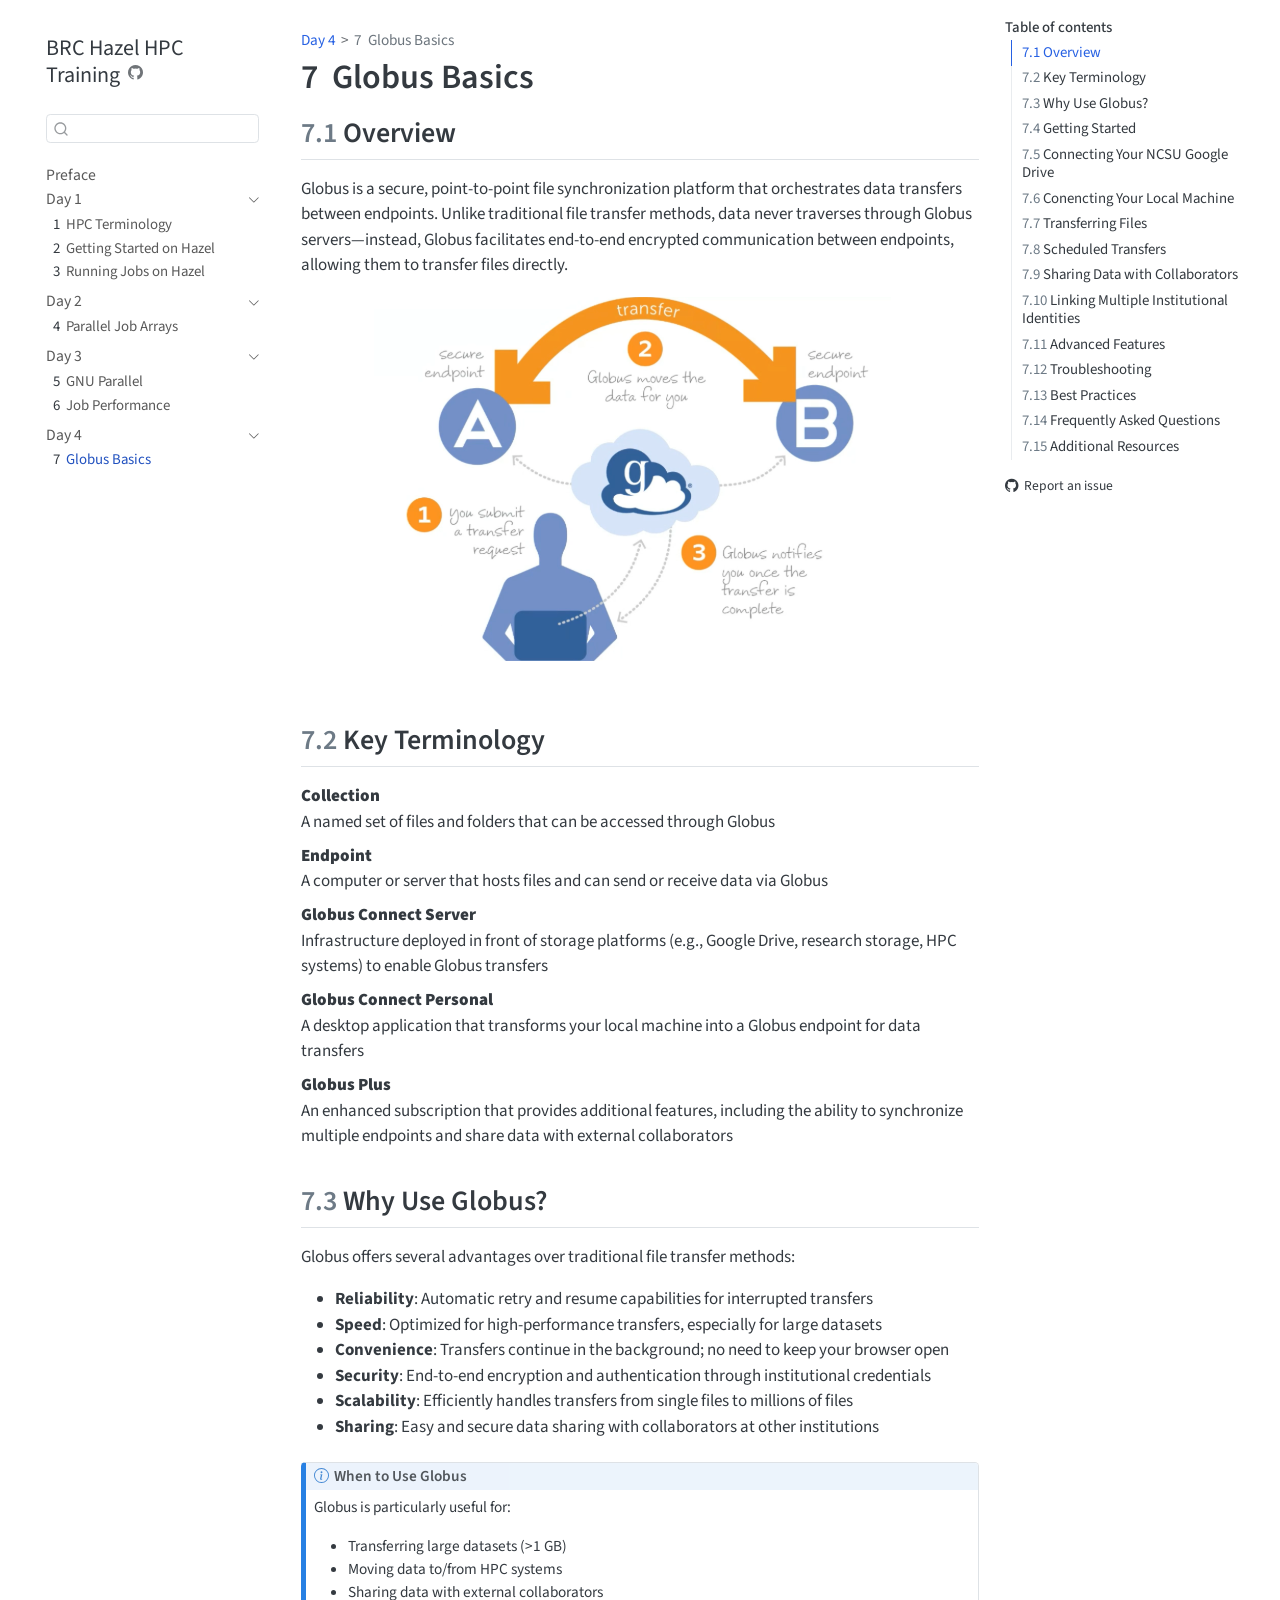
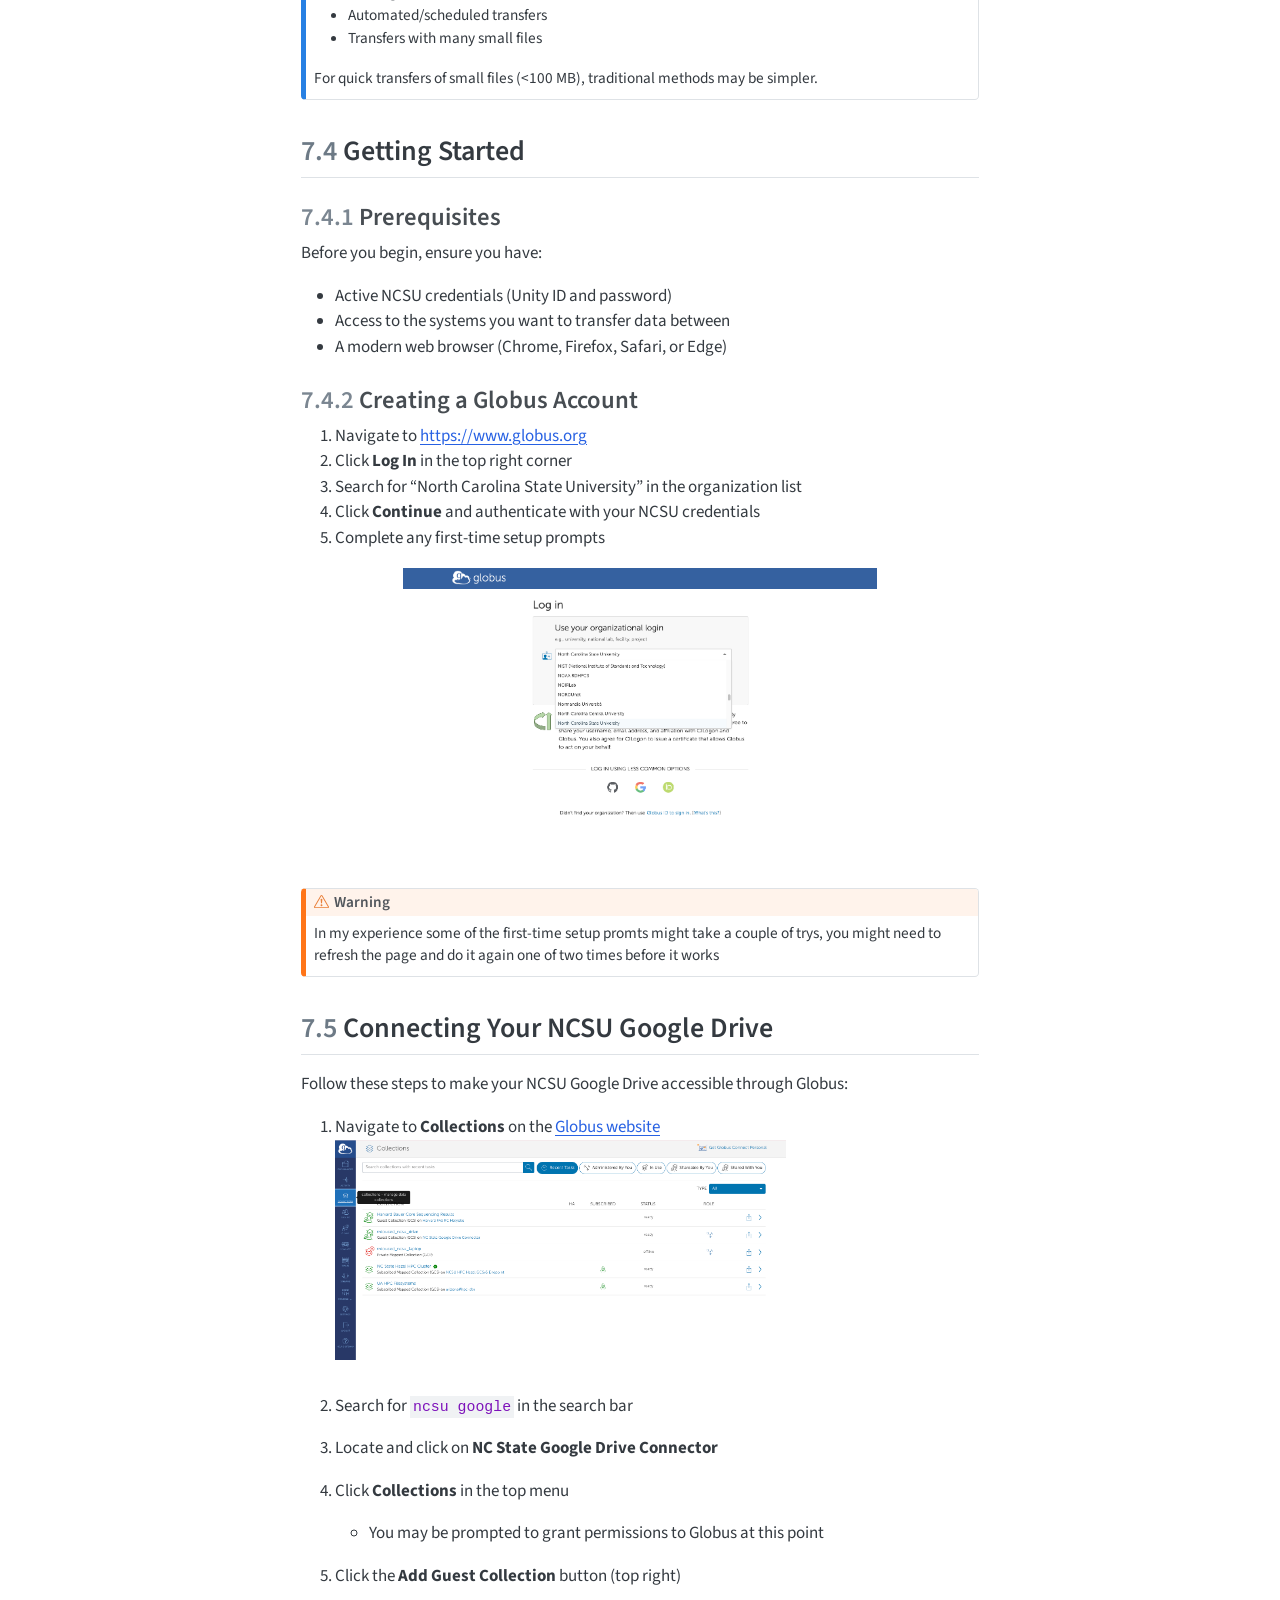
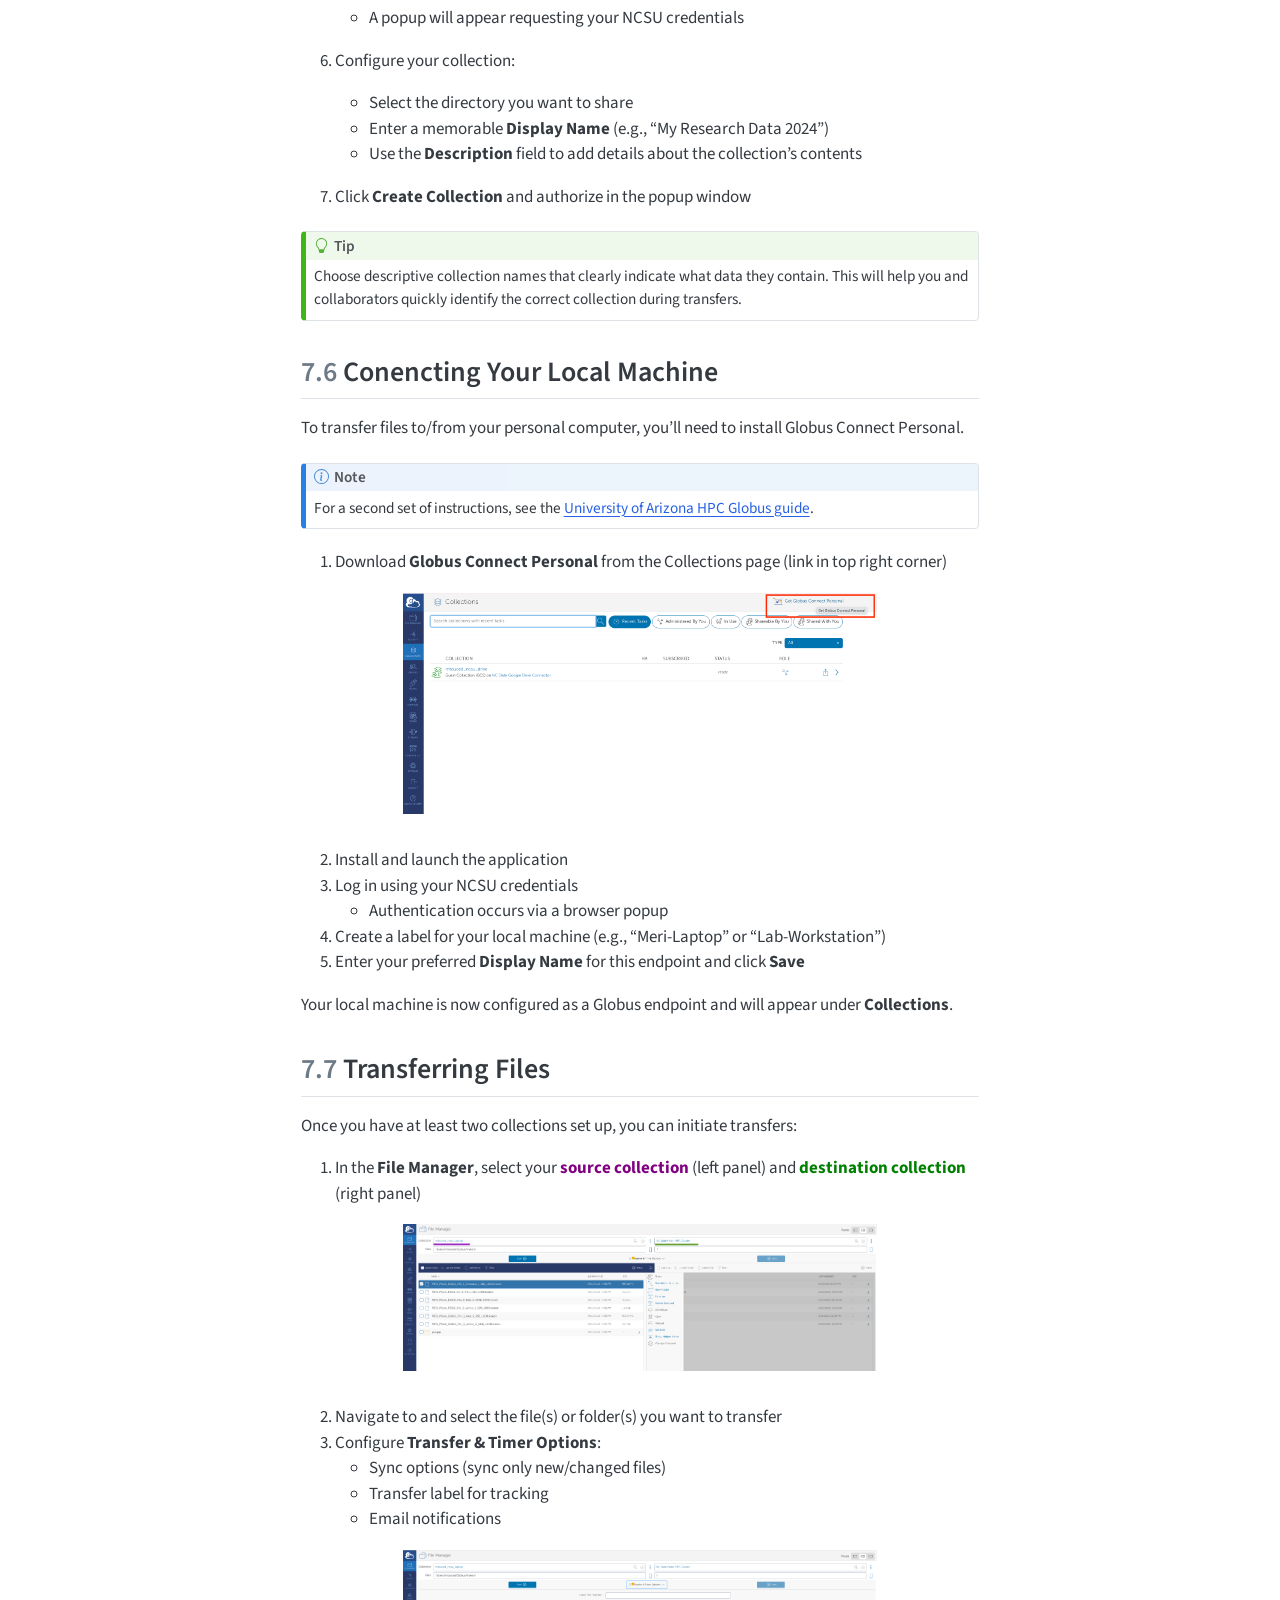
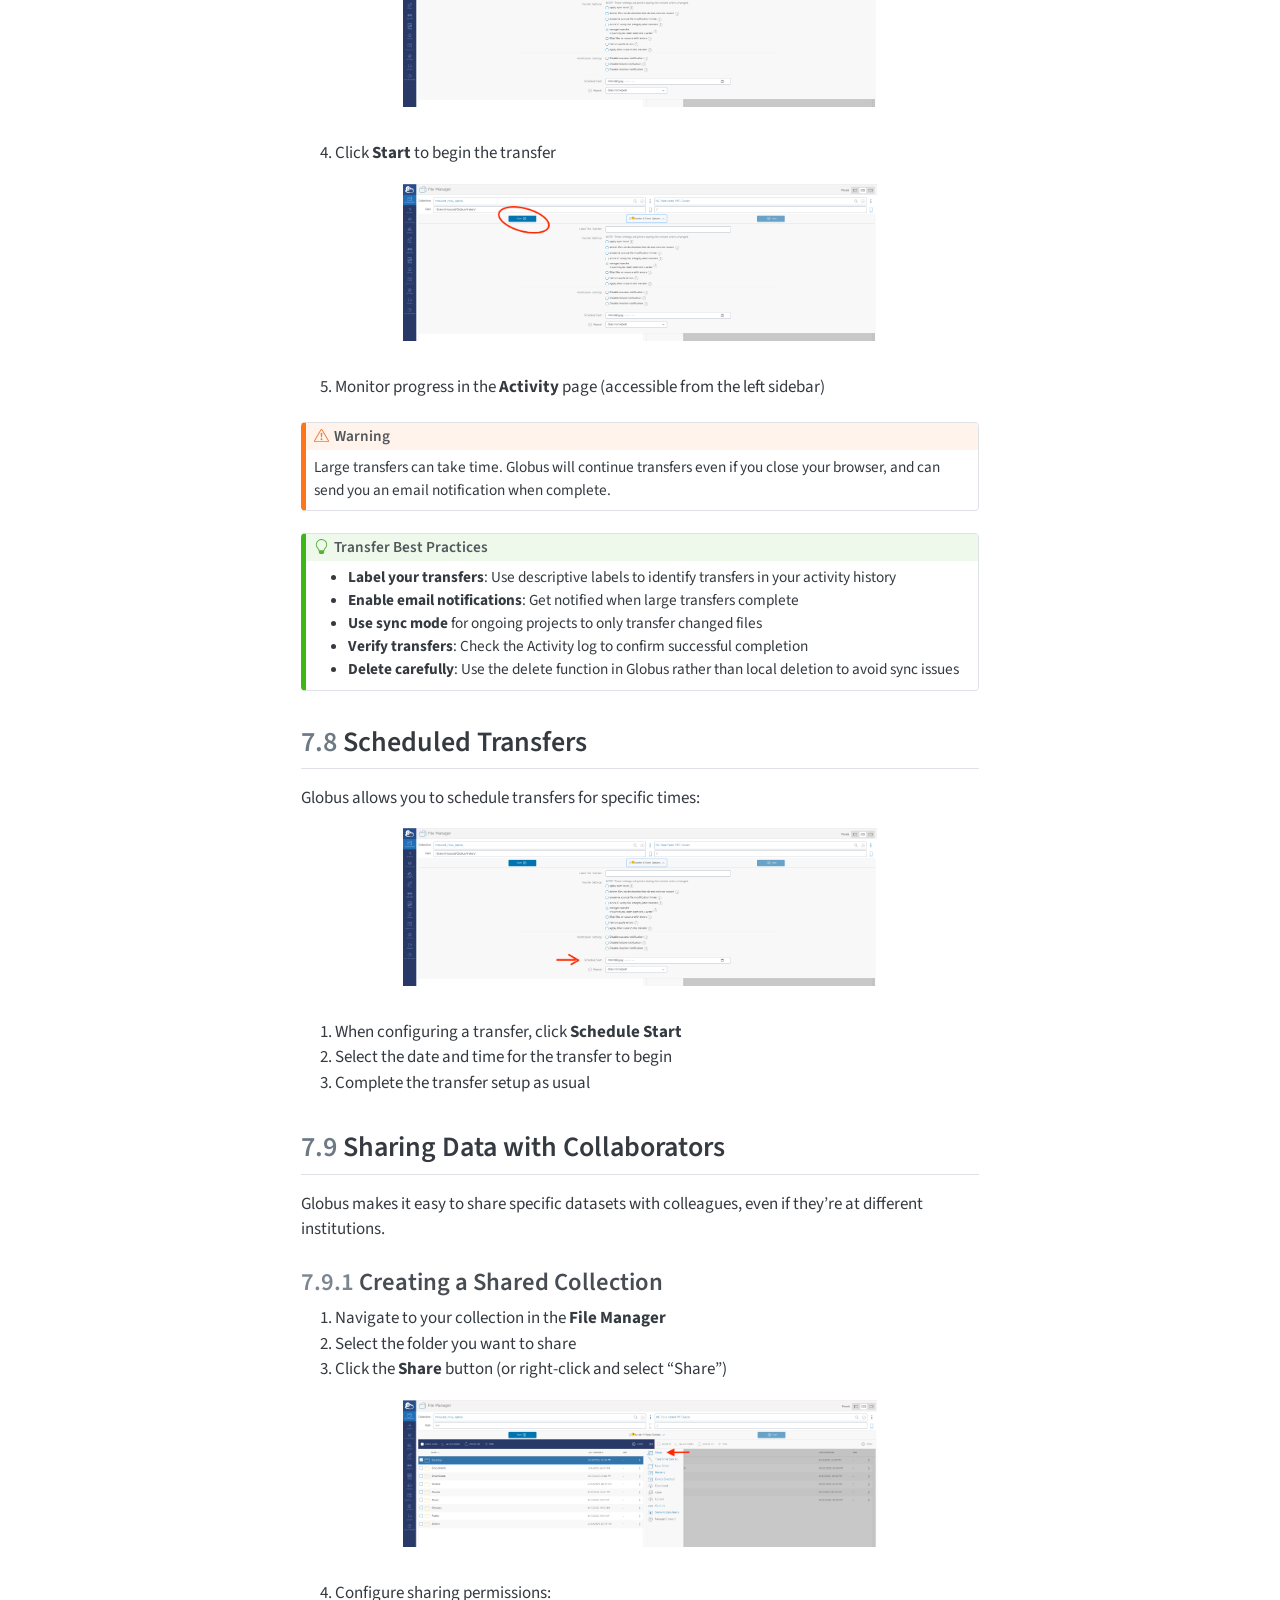
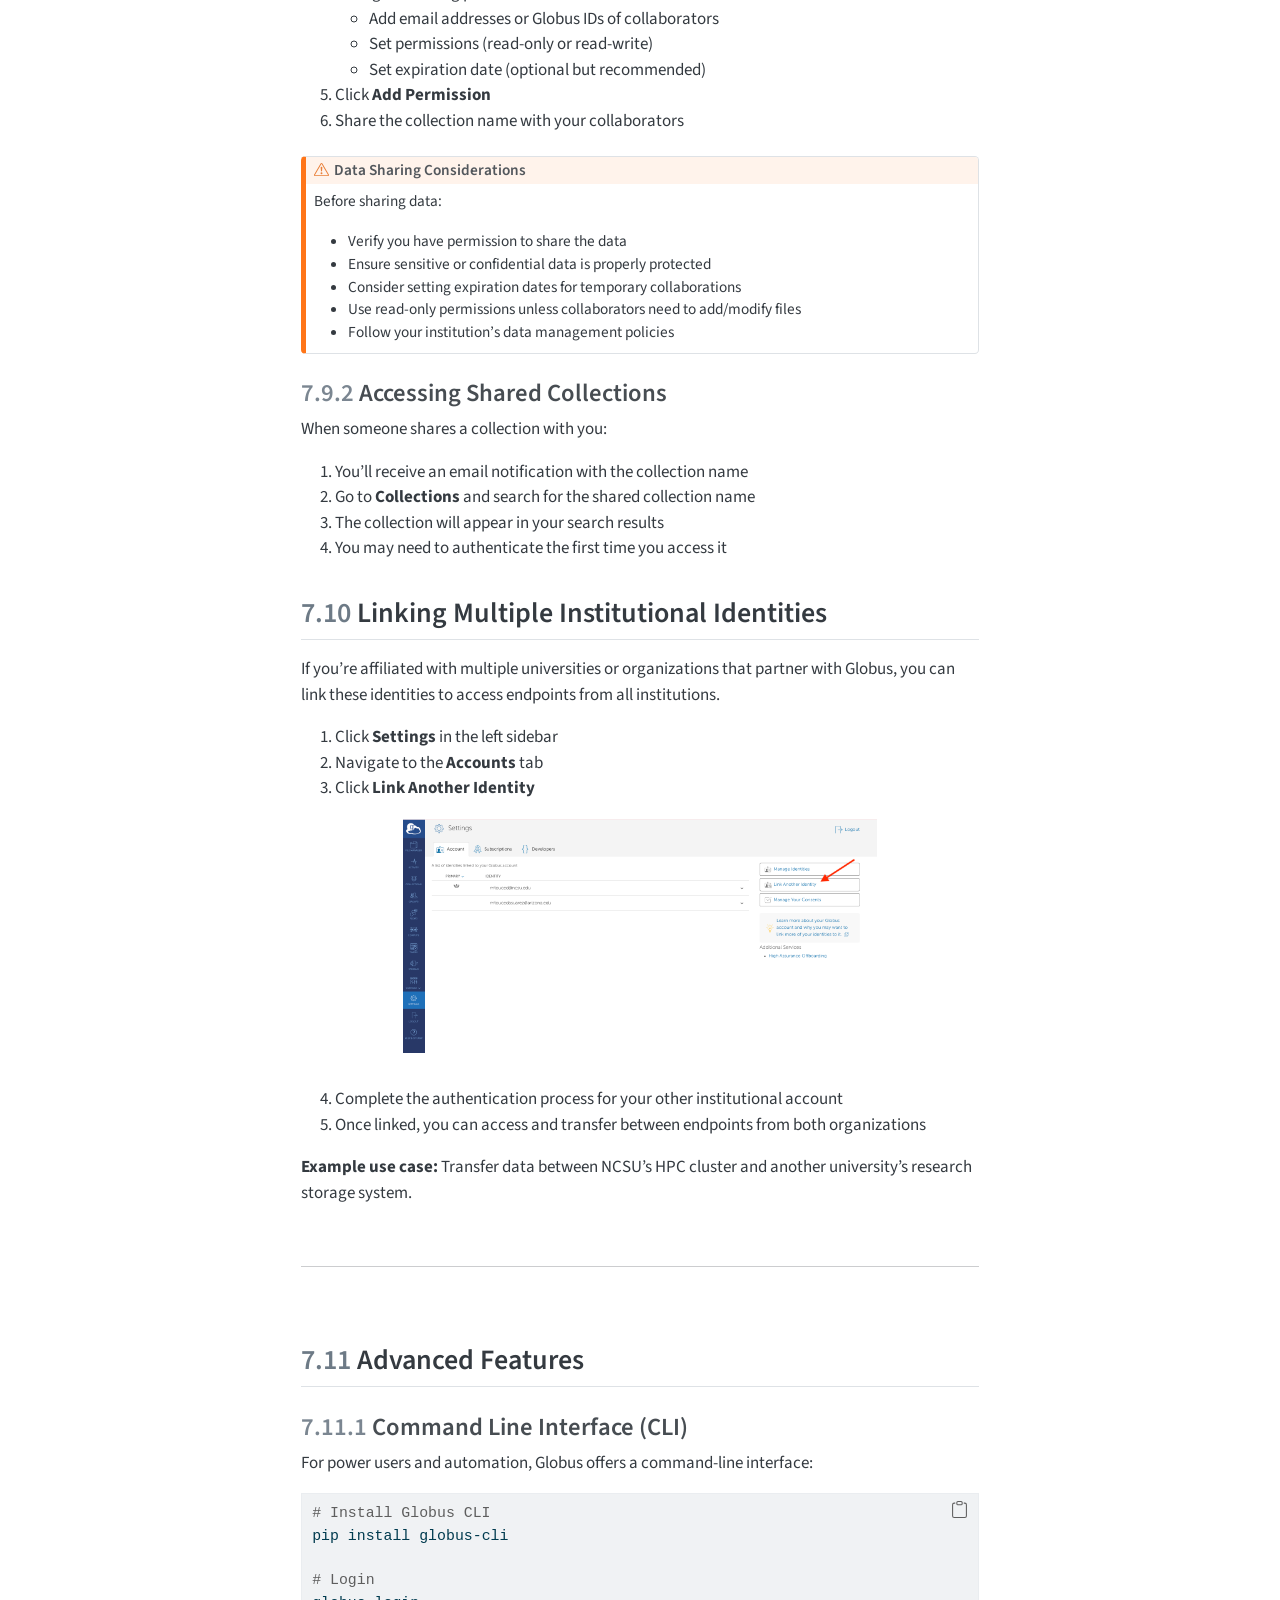
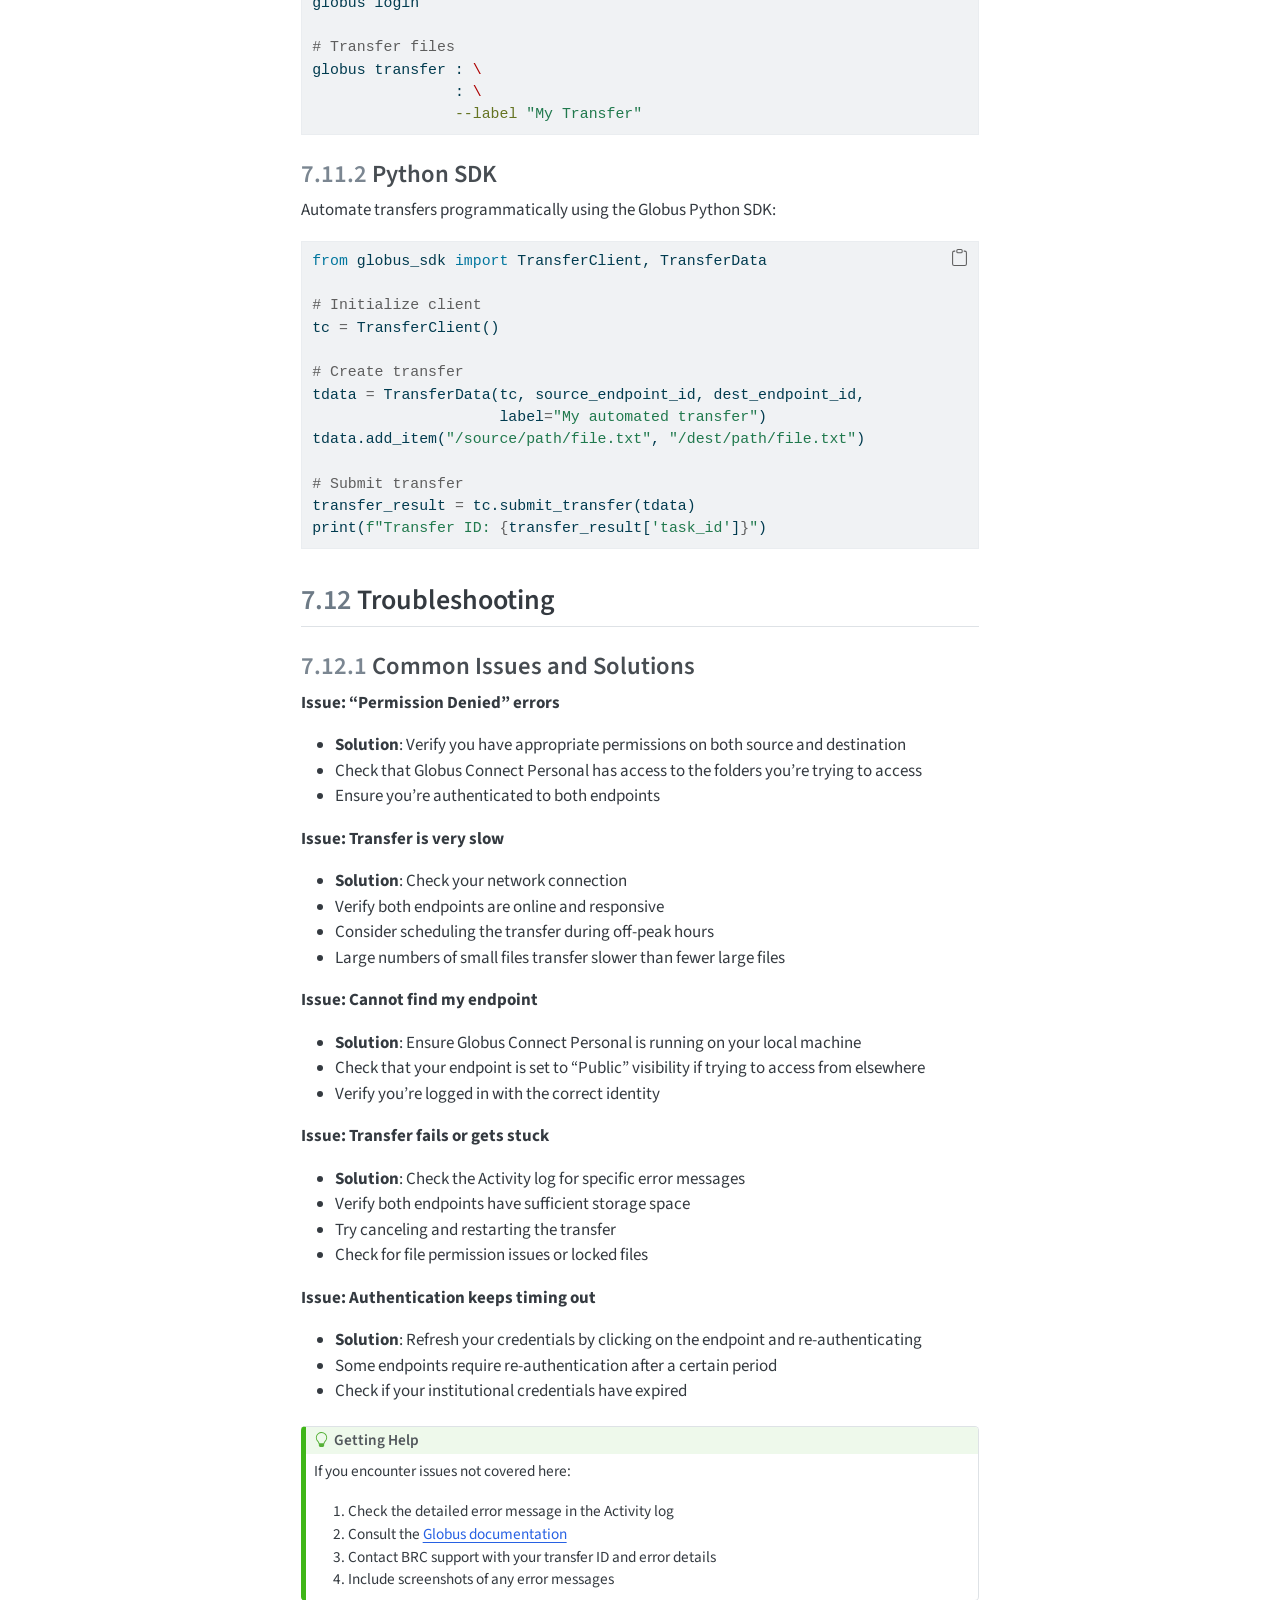
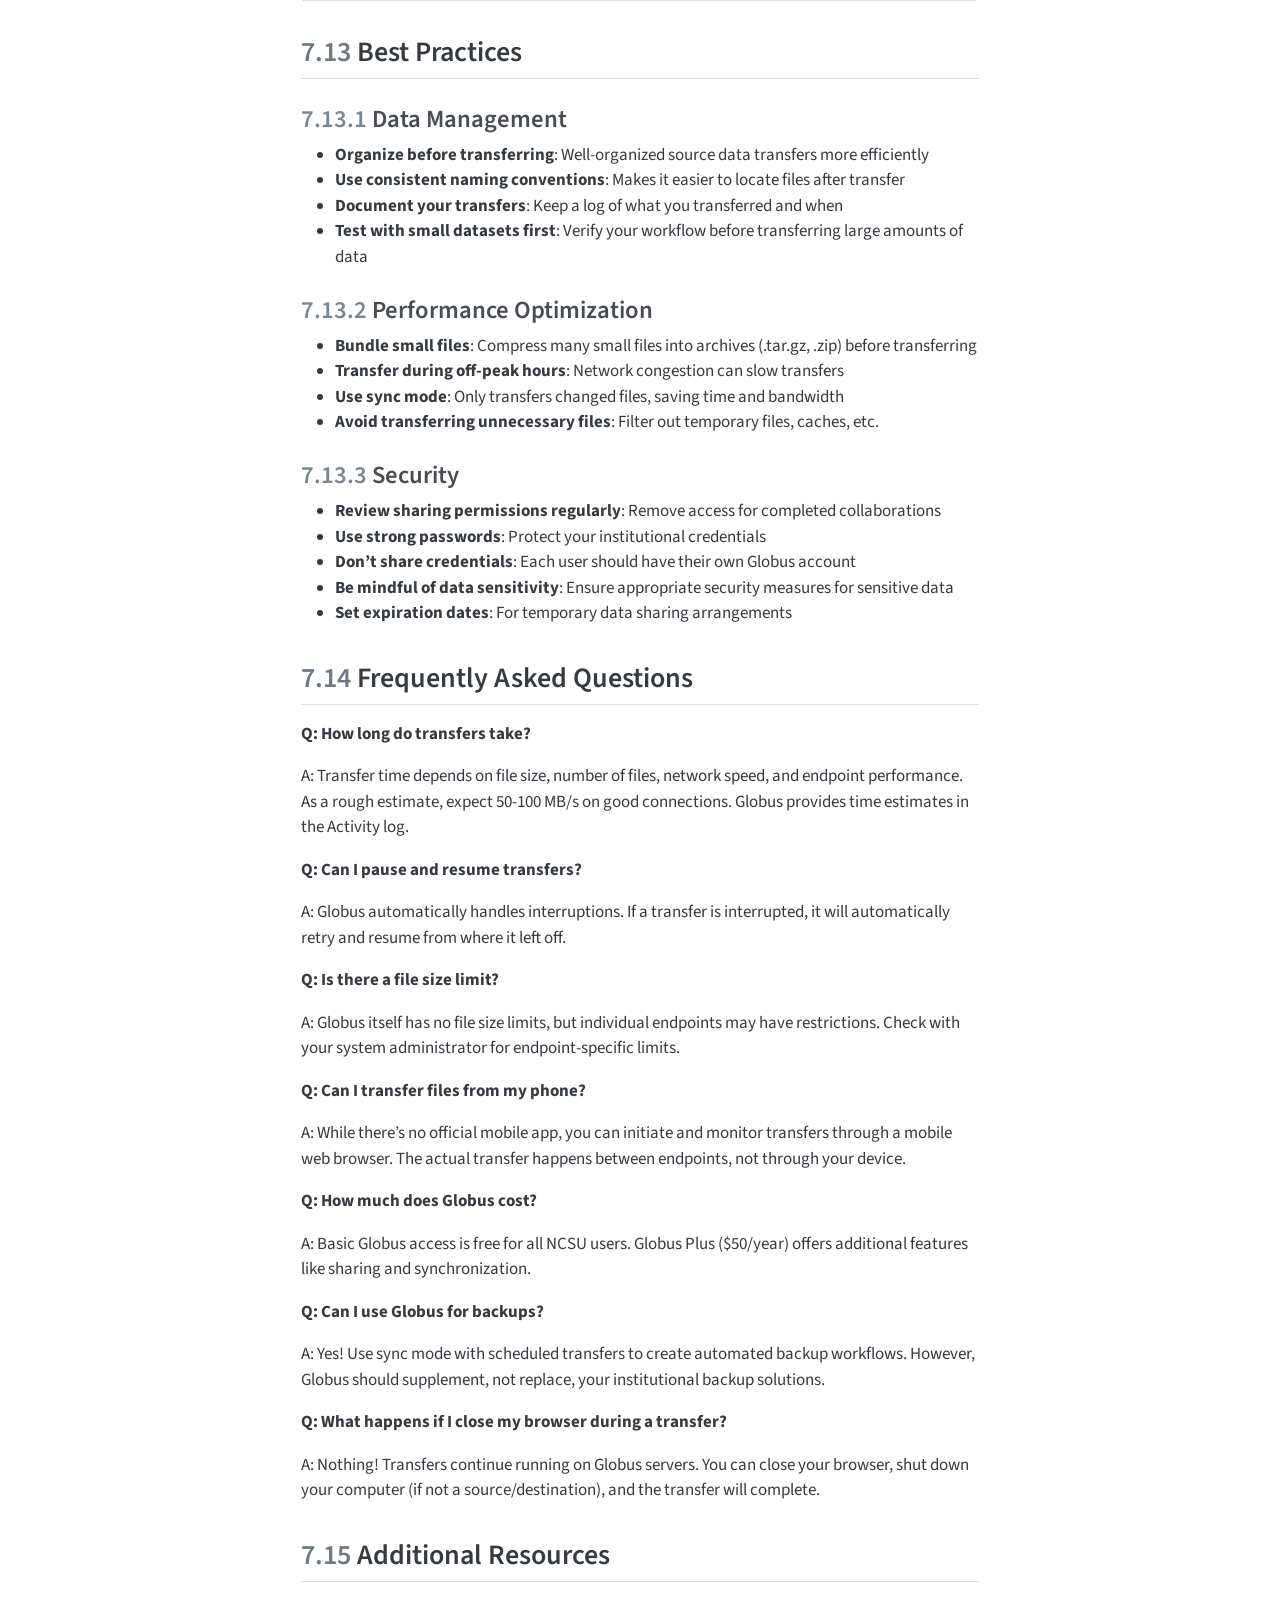
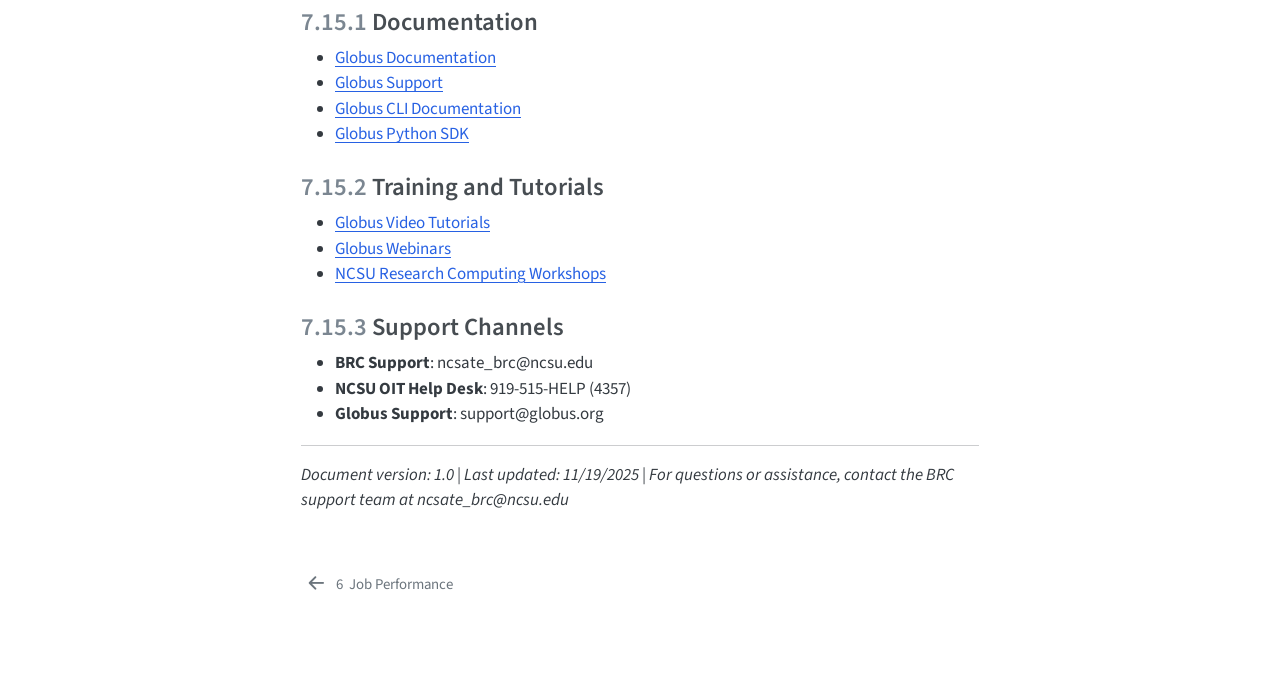
<file: notebooks/globus_basics.html>
<!DOCTYPE html>
<html xmlns="http://www.w3.org/1999/xhtml" lang="en" xml:lang="en"><head>

<meta charset="utf-8">
<meta name="generator" content="quarto-1.10.18">

<meta name="viewport" content="width=device-width, initial-scale=1.0, user-scalable=yes">


<title>7&nbsp; Globus Basics – BRC Hazel HPC Training</title>
<style>
/* Default styles provided by pandoc.
** See https://pandoc.org/MANUAL.html#variables-for-html for config info.
*/
span.smallcaps{font-variant: small-caps;}
div.columns{display: flex; gap: 1.5em;}
div.column{flex: auto;}
@media screen {
div.columns{gap: min(4vw, 1.5em);}
div.column{overflow-x: auto;}
}
div.hanging-indent{margin-left: 1.5em; text-indent: -1.5em;}
ul.task-list{list-style: none;}
ul.task-list li input[type="checkbox"] {
  width: 0.8em;
  margin: 0 0.8em 0.2em -1em; /* quarto-specific, see https://github.com/quarto-dev/quarto-cli/issues/4556 */ 
  vertical-align: middle;
}
/* CSS for syntax highlighting */
html { -webkit-text-size-adjust: 100%; }
pre > code.sourceCode { white-space: pre; position: relative; }
pre > code.sourceCode > span { display: inline-block; line-height: 1.25; }
pre > code.sourceCode > span:empty { height: 1.2em; }
.sourceCode { overflow: visible; }
code.sourceCode > span { color: inherit; text-decoration: inherit; }
div.sourceCode { margin: 1em 0; }
pre.sourceCode { margin: 0; }
@media screen {
div.sourceCode { overflow: auto; }
}
@media print {
pre > code.sourceCode { white-space: pre-wrap; }
pre > code.sourceCode > span { text-indent: -5em; padding-left: 5em; }
}
pre.numberSource code
  { counter-reset: source-line 0; }
pre.numberSource code > span
  { position: relative; left: -4em; counter-increment: source-line; }
pre.numberSource code > span > a:first-child::before
  { content: counter(source-line);
    position: relative; left: -1em; text-align: right; vertical-align: baseline;
    border: none; display: inline-block;
    -webkit-touch-callout: none; -webkit-user-select: none;
    -khtml-user-select: none; -moz-user-select: none;
    -ms-user-select: none; user-select: none;
    padding: 0 4px; width: 4em;
  }
pre.numberSource { margin-left: 3em;  padding-left: 4px; }
div.sourceCode
  {   }
@media screen {
pre > code.sourceCode > span > a:first-child::before { text-decoration: underline; }
}
</style>


<script src="../site_libs/quarto-nav/quarto-nav.js"></script>
<script src="../site_libs/quarto-nav/headroom.min.js"></script>
<script src="../site_libs/clipboard/clipboard.min.js"></script>
<script src="../site_libs/quarto-search/autocomplete.umd.js"></script>
<script src="../site_libs/quarto-search/fuse.min.js"></script>
<script src="../site_libs/quarto-search/quarto-search.js"></script>
<meta name="quarto:offset" content="../">
<link href="../notebooks/05_job_performance.html" rel="prev">
<script src="../site_libs/quarto-html/quarto.js" type="module"></script>
<script src="../site_libs/quarto-html/tabsets/tabsets.js" type="module"></script>
<script src="../site_libs/quarto-html/popper.min.js"></script>
<script src="../site_libs/quarto-html/tippy.umd.min.js"></script>
<script src="../site_libs/quarto-html/anchor.min.js"></script>
<link href="../site_libs/quarto-html/tippy.css" rel="stylesheet">
<link href="../site_libs/quarto-html/quarto-syntax-highlighting-64a204ab8560d761af7679ceaba22944.css" rel="stylesheet" id="quarto-text-highlighting-styles">
<script src="../site_libs/bootstrap/bootstrap.min.js"></script>
<link href="../site_libs/bootstrap/bootstrap-icons.css" rel="stylesheet">
<link href="../site_libs/bootstrap/bootstrap-77f877a8bbdaf906de76408b5606b2fd.min.css" rel="stylesheet" append-hash="true" id="quarto-bootstrap" data-mode="light">
<script id="quarto-search-options" type="application/json">{
  "location": "sidebar",
  "copy-button": false,
  "collapse-after": 3,
  "panel-placement": "start",
  "type": "textbox",
  "limit": 50,
  "keyboard-shortcut": [
    "f",
    "/",
    "s"
  ],
  "show-item-context": false,
  "language": {
    "search-no-results-text": "No results",
    "search-matching-documents-text": "matching documents",
    "search-copy-link-title": "Copy link to search",
    "search-hide-matches-text": "Hide additional matches",
    "search-more-match-text": "more match in this document",
    "search-more-matches-text": "more matches in this document",
    "search-clear-button-title": "Clear",
    "search-text-placeholder": "",
    "search-detached-cancel-button-title": "Cancel",
    "search-submit-button-title": "Submit",
    "search-label": "Search"
  }
}</script>


</head>

<body class="nav-sidebar floating quarto-light">

<div id="quarto-search-results"></div>
  <header id="quarto-header" class="headroom fixed-top">
  <nav class="quarto-secondary-nav">
    <div class="container-fluid d-flex">
      <button type="button" class="quarto-btn-toggle btn" data-bs-toggle="collapse" role="button" data-bs-target=".quarto-sidebar-collapse-item" aria-controls="quarto-sidebar" aria-expanded="false" aria-label="Toggle sidebar navigation" onclick="if (window.quartoToggleHeadroom) { window.quartoToggleHeadroom(); }">
        <i class="bi bi-layout-text-sidebar-reverse"></i>
      </button>
        <nav class="quarto-page-breadcrumbs" aria-label="breadcrumb"><ol class="breadcrumb"><li class="breadcrumb-item"><a href="../notebooks/globus_basics.html">Day 4</a></li><li class="breadcrumb-item"><a href="../notebooks/globus_basics.html"><span class="chapter-number">7</span>&nbsp; <span class="chapter-title">Globus Basics</span></a></li></ol></nav>
        <a class="flex-grow-1" role="navigation" data-bs-toggle="collapse" data-bs-target=".quarto-sidebar-collapse-item" aria-controls="quarto-sidebar" aria-expanded="false" aria-label="Toggle sidebar navigation" onclick="if (window.quartoToggleHeadroom) { window.quartoToggleHeadroom(); }">      
        </a>
      <button type="button" class="btn quarto-search-button" aria-label="Search" onclick="window.quartoOpenSearch();">
        <i class="bi bi-search"></i>
      </button>
    </div>
  </nav>
</header>
<!-- content -->
<div id="quarto-content" class="quarto-container page-columns page-rows-contents page-layout-article">
<!-- sidebar -->
  <nav id="quarto-sidebar" class="sidebar collapse collapse-horizontal quarto-sidebar-collapse-item sidebar-navigation floating overflow-auto">
    <div class="pt-lg-2 mt-2 text-left sidebar-header">
    <div class="sidebar-title mb-0 py-0">
      <a href="../">BRC Hazel HPC Training</a> 
        <div class="sidebar-tools-main">
    <a href="https://github.com/hurwitzlab/brc_hazel_training" title="Source Code" class="quarto-navigation-tool px-1" aria-label="Source Code"><i class="bi bi-github"></i></a>
</div>
    </div>
      </div>
        <div class="mt-2 flex-shrink-0 align-items-center">
        <div class="sidebar-search">
        <div id="quarto-search" class="" title="Search"></div>
        </div>
        </div>
    <div class="sidebar-menu-container"> 
    <ul class="list-unstyled mt-1">
        <li class="sidebar-item">
  <div class="sidebar-item-container"> 
  <a href="../index.html" class="sidebar-item-text sidebar-link">
 <span class="menu-text">Preface</span></a>
  </div>
</li>
        <li class="sidebar-item sidebar-item-section">
      <div class="sidebar-item-container"> 
            <a class="sidebar-item-text sidebar-link text-start" data-bs-toggle="collapse" data-bs-target="#quarto-sidebar-section-1" role="navigation" aria-expanded="true">
 <span class="menu-text">Day 1</span></a>
          <a class="sidebar-item-toggle text-start" data-bs-toggle="collapse" data-bs-target="#quarto-sidebar-section-1" role="navigation" aria-expanded="true" aria-label="Toggle section">
            <i class="bi bi-chevron-right ms-2"></i>
          </a> 
      </div>
      <ul id="quarto-sidebar-section-1" class="collapse list-unstyled sidebar-section depth1 show">  
          <li class="sidebar-item">
  <div class="sidebar-item-container"> 
  <a href="../notebooks/00_hpc_terminology.html" class="sidebar-item-text sidebar-link">
 <span class="menu-text"><span class="chapter-number">1</span>&nbsp; <span class="chapter-title">HPC Terminology</span></span></a>
  </div>
</li>
          <li class="sidebar-item">
  <div class="sidebar-item-container"> 
  <a href="../notebooks/01_ncsu_hazel_hpc.html" class="sidebar-item-text sidebar-link">
 <span class="menu-text"><span class="chapter-number">2</span>&nbsp; <span class="chapter-title">Getting Started on Hazel</span></span></a>
  </div>
</li>
          <li class="sidebar-item">
  <div class="sidebar-item-container"> 
  <a href="../notebooks/02_hazel_jobs.html" class="sidebar-item-text sidebar-link">
 <span class="menu-text"><span class="chapter-number">3</span>&nbsp; <span class="chapter-title">Running Jobs on Hazel</span></span></a>
  </div>
</li>
      </ul>
  </li>
        <li class="sidebar-item sidebar-item-section">
      <div class="sidebar-item-container"> 
            <a class="sidebar-item-text sidebar-link text-start" data-bs-toggle="collapse" data-bs-target="#quarto-sidebar-section-2" role="navigation" aria-expanded="true">
 <span class="menu-text">Day 2</span></a>
          <a class="sidebar-item-toggle text-start" data-bs-toggle="collapse" data-bs-target="#quarto-sidebar-section-2" role="navigation" aria-expanded="true" aria-label="Toggle section">
            <i class="bi bi-chevron-right ms-2"></i>
          </a> 
      </div>
      <ul id="quarto-sidebar-section-2" class="collapse list-unstyled sidebar-section depth1 show">  
          <li class="sidebar-item">
  <div class="sidebar-item-container"> 
  <a href="../notebooks/04_parallel_jobs.html" class="sidebar-item-text sidebar-link">
 <span class="menu-text"><span class="chapter-number">4</span>&nbsp; <span class="chapter-title">Parallel Job Arrays</span></span></a>
  </div>
</li>
      </ul>
  </li>
        <li class="sidebar-item sidebar-item-section">
      <div class="sidebar-item-container"> 
            <a class="sidebar-item-text sidebar-link text-start" data-bs-toggle="collapse" data-bs-target="#quarto-sidebar-section-3" role="navigation" aria-expanded="true">
 <span class="menu-text">Day 3</span></a>
          <a class="sidebar-item-toggle text-start" data-bs-toggle="collapse" data-bs-target="#quarto-sidebar-section-3" role="navigation" aria-expanded="true" aria-label="Toggle section">
            <i class="bi bi-chevron-right ms-2"></i>
          </a> 
      </div>
      <ul id="quarto-sidebar-section-3" class="collapse list-unstyled sidebar-section depth1 show">  
          <li class="sidebar-item">
  <div class="sidebar-item-container"> 
  <a href="../notebooks/03_gnu_parallel.html" class="sidebar-item-text sidebar-link">
 <span class="menu-text"><span class="chapter-number">5</span>&nbsp; <span class="chapter-title">GNU Parallel</span></span></a>
  </div>
</li>
          <li class="sidebar-item">
  <div class="sidebar-item-container"> 
  <a href="../notebooks/05_job_performance.html" class="sidebar-item-text sidebar-link">
 <span class="menu-text"><span class="chapter-number">6</span>&nbsp; <span class="chapter-title">Job Performance</span></span></a>
  </div>
</li>
      </ul>
  </li>
        <li class="sidebar-item sidebar-item-section">
      <div class="sidebar-item-container"> 
            <a class="sidebar-item-text sidebar-link text-start" data-bs-toggle="collapse" data-bs-target="#quarto-sidebar-section-4" role="navigation" aria-expanded="true">
 <span class="menu-text">Day 4</span></a>
          <a class="sidebar-item-toggle text-start" data-bs-toggle="collapse" data-bs-target="#quarto-sidebar-section-4" role="navigation" aria-expanded="true" aria-label="Toggle section">
            <i class="bi bi-chevron-right ms-2"></i>
          </a> 
      </div>
      <ul id="quarto-sidebar-section-4" class="collapse list-unstyled sidebar-section depth1 show">  
          <li class="sidebar-item">
  <div class="sidebar-item-container"> 
  <a href="../notebooks/globus_basics.html" class="sidebar-item-text sidebar-link active">
 <span class="menu-text"><span class="chapter-number">7</span>&nbsp; <span class="chapter-title">Globus Basics</span></span></a>
  </div>
</li>
      </ul>
  </li>
    </ul>
    </div>
</nav>
<div id="quarto-sidebar-glass" class="quarto-sidebar-collapse-item" data-bs-toggle="collapse" data-bs-target=".quarto-sidebar-collapse-item"></div>
<!-- margin-sidebar -->
    <div id="quarto-margin-sidebar" class="sidebar margin-sidebar">
        <nav id="TOC" role="doc-toc" class="toc-active">
    <h2 id="toc-title">Table of contents</h2>
   
  <ul>
  <li><a href="#overview" id="toc-overview" class="nav-link active" data-scroll-target="#overview"><span class="header-section-number">7.1</span> Overview</a></li>
  <li><a href="#key-terminology" id="toc-key-terminology" class="nav-link" data-scroll-target="#key-terminology"><span class="header-section-number">7.2</span> Key Terminology</a></li>
  <li><a href="#why-use-globus" id="toc-why-use-globus" class="nav-link" data-scroll-target="#why-use-globus"><span class="header-section-number">7.3</span> Why Use Globus?</a></li>
  <li><a href="#getting-started" id="toc-getting-started" class="nav-link" data-scroll-target="#getting-started"><span class="header-section-number">7.4</span> Getting Started</a>
  <ul class="collapse">
  <li><a href="#prerequisites" id="toc-prerequisites" class="nav-link" data-scroll-target="#prerequisites"><span class="header-section-number">7.4.1</span> Prerequisites</a></li>
  <li><a href="#creating-a-globus-account" id="toc-creating-a-globus-account" class="nav-link" data-scroll-target="#creating-a-globus-account"><span class="header-section-number">7.4.2</span> Creating a Globus Account</a></li>
  </ul></li>
  <li><a href="#connecting-your-ncsu-google-drive" id="toc-connecting-your-ncsu-google-drive" class="nav-link" data-scroll-target="#connecting-your-ncsu-google-drive"><span class="header-section-number">7.5</span> Connecting Your NCSU Google Drive</a></li>
  <li><a href="#conencting-your-local-machine" id="toc-conencting-your-local-machine" class="nav-link" data-scroll-target="#conencting-your-local-machine"><span class="header-section-number">7.6</span> Conencting Your Local Machine</a></li>
  <li><a href="#transferring-files" id="toc-transferring-files" class="nav-link" data-scroll-target="#transferring-files"><span class="header-section-number">7.7</span> Transferring Files</a></li>
  <li><a href="#scheduled-transfers" id="toc-scheduled-transfers" class="nav-link" data-scroll-target="#scheduled-transfers"><span class="header-section-number">7.8</span> Scheduled Transfers</a></li>
  <li><a href="#sharing-data-with-collaborators" id="toc-sharing-data-with-collaborators" class="nav-link" data-scroll-target="#sharing-data-with-collaborators"><span class="header-section-number">7.9</span> Sharing Data with Collaborators</a>
  <ul class="collapse">
  <li><a href="#creating-a-shared-collection" id="toc-creating-a-shared-collection" class="nav-link" data-scroll-target="#creating-a-shared-collection"><span class="header-section-number">7.9.1</span> Creating a Shared Collection</a></li>
  <li><a href="#accessing-shared-collections" id="toc-accessing-shared-collections" class="nav-link" data-scroll-target="#accessing-shared-collections"><span class="header-section-number">7.9.2</span> Accessing Shared Collections</a></li>
  </ul></li>
  <li><a href="#linking-multiple-institutional-identities" id="toc-linking-multiple-institutional-identities" class="nav-link" data-scroll-target="#linking-multiple-institutional-identities"><span class="header-section-number">7.10</span> Linking Multiple Institutional Identities</a></li>
  <li><a href="#advanced-features" id="toc-advanced-features" class="nav-link" data-scroll-target="#advanced-features"><span class="header-section-number">7.11</span> Advanced Features</a>
  <ul class="collapse">
  <li><a href="#command-line-interface-cli" id="toc-command-line-interface-cli" class="nav-link" data-scroll-target="#command-line-interface-cli"><span class="header-section-number">7.11.1</span> Command Line Interface (CLI)</a></li>
  <li><a href="#python-sdk" id="toc-python-sdk" class="nav-link" data-scroll-target="#python-sdk"><span class="header-section-number">7.11.2</span> Python SDK</a></li>
  </ul></li>
  <li><a href="#troubleshooting" id="toc-troubleshooting" class="nav-link" data-scroll-target="#troubleshooting"><span class="header-section-number">7.12</span> Troubleshooting</a>
  <ul class="collapse">
  <li><a href="#common-issues-and-solutions" id="toc-common-issues-and-solutions" class="nav-link" data-scroll-target="#common-issues-and-solutions"><span class="header-section-number">7.12.1</span> Common Issues and Solutions</a></li>
  </ul></li>
  <li><a href="#best-practices" id="toc-best-practices" class="nav-link" data-scroll-target="#best-practices"><span class="header-section-number">7.13</span> Best Practices</a>
  <ul class="collapse">
  <li><a href="#data-management" id="toc-data-management" class="nav-link" data-scroll-target="#data-management"><span class="header-section-number">7.13.1</span> Data Management</a></li>
  <li><a href="#performance-optimization" id="toc-performance-optimization" class="nav-link" data-scroll-target="#performance-optimization"><span class="header-section-number">7.13.2</span> Performance Optimization</a></li>
  <li><a href="#security" id="toc-security" class="nav-link" data-scroll-target="#security"><span class="header-section-number">7.13.3</span> Security</a></li>
  </ul></li>
  <li><a href="#frequently-asked-questions" id="toc-frequently-asked-questions" class="nav-link" data-scroll-target="#frequently-asked-questions"><span class="header-section-number">7.14</span> Frequently Asked Questions</a></li>
  <li><a href="#additional-resources" id="toc-additional-resources" class="nav-link" data-scroll-target="#additional-resources"><span class="header-section-number">7.15</span> Additional Resources</a>
  <ul class="collapse">
  <li><a href="#documentation" id="toc-documentation" class="nav-link" data-scroll-target="#documentation"><span class="header-section-number">7.15.1</span> Documentation</a></li>
  <li><a href="#training-and-tutorials" id="toc-training-and-tutorials" class="nav-link" data-scroll-target="#training-and-tutorials"><span class="header-section-number">7.15.2</span> Training and Tutorials</a></li>
  <li><a href="#support-channels" id="toc-support-channels" class="nav-link" data-scroll-target="#support-channels"><span class="header-section-number">7.15.3</span> Support Channels</a></li>
  </ul></li>
  </ul>
<div class="toc-actions"><ul><li><a href="https://github.com/hurwitzlab/brc_hazel_training/issues/new" class="toc-action"><i class="bi bi-github"></i>Report an issue</a></li></ul></div></nav>
    </div>
<!-- main -->
<main class="content" id="quarto-document-content">

<header id="title-block-header" class="quarto-title-block default"><nav class="quarto-page-breadcrumbs quarto-title-breadcrumbs d-none d-lg-block" aria-label="breadcrumb"><ol class="breadcrumb"><li class="breadcrumb-item"><a href="../notebooks/globus_basics.html">Day 4</a></li><li class="breadcrumb-item"><a href="../notebooks/globus_basics.html"><span class="chapter-number">7</span>&nbsp; <span class="chapter-title">Globus Basics</span></a></li></ol></nav>
<div class="quarto-title">
<h1 class="title"><span class="chapter-number">7</span>&nbsp; <span class="chapter-title">Globus Basics</span></h1>
</div>



<div class="quarto-title-meta">

    
  
    
  </div>
  


</header>


<section id="overview" class="level2" data-number="7.1">
<h2 data-number="7.1" class="anchored" data-anchor-id="overview"><span class="header-section-number">7.1</span> Overview</h2>
<p>Globus is a secure, point-to-point file synchronization platform that orchestrates data transfers between endpoints. Unlike traditional file transfer methods, data never traverses through Globus servers—instead, Globus facilitates end-to-end encrypted communication between endpoints, allowing them to transfer files directly.</p>
<div class="quarto-figure quarto-figure-center">
<figure class="figure">
<p><img src="../images/globus_overview.png" class="img-fluid quarto-figure quarto-figure-center figure-img"></p>
</figure>
</div>
</section>
<section id="key-terminology" class="level2" data-number="7.2">
<h2 data-number="7.2" class="anchored" data-anchor-id="key-terminology"><span class="header-section-number">7.2</span> Key Terminology</h2>
<dl>
<dt><strong>Collection</strong></dt>
<dd>
A named set of files and folders that can be accessed through Globus
</dd>
<dt><strong>Endpoint</strong></dt>
<dd>
A computer or server that hosts files and can send or receive data via Globus
</dd>
<dt><strong>Globus Connect Server</strong></dt>
<dd>
Infrastructure deployed in front of storage platforms (e.g., Google Drive, research storage, HPC systems) to enable Globus transfers
</dd>
<dt><strong>Globus Connect Personal</strong></dt>
<dd>
A desktop application that transforms your local machine into a Globus endpoint for data transfers
</dd>
<dt><strong>Globus Plus</strong></dt>
<dd>
An enhanced subscription that provides additional features, including the ability to synchronize multiple endpoints and share data with external collaborators
</dd>
</dl>
</section>
<section id="why-use-globus" class="level2" data-number="7.3">
<h2 data-number="7.3" class="anchored" data-anchor-id="why-use-globus"><span class="header-section-number">7.3</span> Why Use Globus?</h2>
<p>Globus offers several advantages over traditional file transfer methods:</p>
<ul>
<li><strong>Reliability</strong>: Automatic retry and resume capabilities for interrupted transfers</li>
<li><strong>Speed</strong>: Optimized for high-performance transfers, especially for large datasets</li>
<li><strong>Convenience</strong>: Transfers continue in the background; no need to keep your browser open</li>
<li><strong>Security</strong>: End-to-end encryption and authentication through institutional credentials</li>
<li><strong>Scalability</strong>: Efficiently handles transfers from single files to millions of files</li>
<li><strong>Sharing</strong>: Easy and secure data sharing with collaborators at other institutions</li>
</ul>
<div class="callout callout-style-default callout-note callout-titled">
<div class="callout-header d-flex align-content-center">
<div class="callout-icon-container">
<i class="callout-icon"></i>
</div>
<div class="callout-title-container flex-fill">
<span class="screen-reader-only">Note</span>When to Use Globus
</div>
</div>
<div class="callout-body-container callout-body">
<p>Globus is particularly useful for:</p>
<ul>
<li>Transferring large datasets (&gt;1 GB)</li>
<li>Moving data to/from HPC systems</li>
<li>Sharing data with external collaborators</li>
<li>Automated/scheduled transfers</li>
<li>Transfers with many small files</li>
</ul>
<p>For quick transfers of small files (&lt;100 MB), traditional methods may be simpler.</p>
</div>
</div>
</section>
<section id="getting-started" class="level2" data-number="7.4">
<h2 data-number="7.4" class="anchored" data-anchor-id="getting-started"><span class="header-section-number">7.4</span> Getting Started</h2>
<section id="prerequisites" class="level3" data-number="7.4.1">
<h3 data-number="7.4.1" class="anchored" data-anchor-id="prerequisites"><span class="header-section-number">7.4.1</span> Prerequisites</h3>
<p>Before you begin, ensure you have:</p>
<ul>
<li>Active NCSU credentials (Unity ID and password)</li>
<li>Access to the systems you want to transfer data between</li>
<li>A modern web browser (Chrome, Firefox, Safari, or Edge)</li>
</ul>
</section>
<section id="creating-a-globus-account" class="level3" data-number="7.4.2">
<h3 data-number="7.4.2" class="anchored" data-anchor-id="creating-a-globus-account"><span class="header-section-number">7.4.2</span> Creating a Globus Account</h3>
<ol type="1">
<li>Navigate to <a href="https://www.globus.org">https://www.globus.org</a></li>
<li>Click <strong>Log In</strong> in the top right corner</li>
<li>Search for “North Carolina State University” in the organization list</li>
<li>Click <strong>Continue</strong> and authenticate with your NCSU credentials</li>
<li>Complete any first-time setup prompts</li>
</ol>
<div class="quarto-figure quarto-figure-center">
<figure class="figure">
<p><img src="../images/step0_globus_login.png" class="img-fluid quarto-figure quarto-figure-center figure-img" style="width:70.0%"></p>
</figure>
</div>
<div class="callout callout-style-default callout-warning callout-titled">
<div class="callout-header d-flex align-content-center">
<div class="callout-icon-container">
<i class="callout-icon"></i>
</div>
<div class="callout-title-container flex-fill">
Warning
</div>
</div>
<div class="callout-body-container callout-body">
<p>In my experience some of the first-time setup promts might take a couple of trys, you might need to refresh the page and do it again one of two times before it works</p>
</div>
</div>
</section>
</section>
<section id="connecting-your-ncsu-google-drive" class="level2" data-number="7.5">
<h2 data-number="7.5" class="anchored" data-anchor-id="connecting-your-ncsu-google-drive"><span class="header-section-number">7.5</span> Connecting Your NCSU Google Drive</h2>
<p>Follow these steps to make your NCSU Google Drive accessible through Globus:</p>
<ol type="1">
<li><p>Navigate to <strong>Collections</strong> on the <a href="https://www.globus.org">Globus website</a> <img src="../images/step1_globus_collections.png" class="img-fluid quarto-figure quarto-figure-center" style="width:70.0%"></p></li>
<li><p>Search for <code>ncsu google</code> in the search bar</p></li>
<li><p>Locate and click on <strong>NC State Google Drive Connector</strong></p></li>
<li><p>Click <strong>Collections</strong> in the top menu</p>
<ul>
<li>You may be prompted to grant permissions to Globus at this point</li>
</ul></li>
<li><p>Click the <strong>Add Guest Collection</strong> button (top right)</p>
<ul>
<li>A popup will appear requesting your NCSU credentials</li>
</ul></li>
<li><p>Configure your collection:</p>
<ul>
<li>Select the directory you want to share</li>
<li>Enter a memorable <strong>Display Name</strong> (e.g., “My Research Data 2024”)</li>
<li>Use the <strong>Description</strong> field to add details about the collection’s contents</li>
</ul></li>
<li><p>Click <strong>Create Collection</strong> and authorize in the popup window</p></li>
</ol>
<div class="callout callout-style-default callout-tip callout-titled">
<div class="callout-header d-flex align-content-center">
<div class="callout-icon-container">
<i class="callout-icon"></i>
</div>
<div class="callout-title-container flex-fill">
Tip
</div>
</div>
<div class="callout-body-container callout-body">
<p>Choose descriptive collection names that clearly indicate what data they contain. This will help you and collaborators quickly identify the correct collection during transfers.</p>
</div>
</div>
</section>
<section id="conencting-your-local-machine" class="level2" data-number="7.6">
<h2 data-number="7.6" class="anchored" data-anchor-id="conencting-your-local-machine"><span class="header-section-number">7.6</span> Conencting Your Local Machine</h2>
<p>To transfer files to/from your personal computer, you’ll need to install Globus Connect Personal.</p>
<div class="callout callout-style-default callout-note callout-titled">
<div class="callout-header d-flex align-content-center">
<div class="callout-icon-container">
<i class="callout-icon"></i>
</div>
<div class="callout-title-container flex-fill">
Note
</div>
</div>
<div class="callout-body-container callout-body">
<p>For a second set of instructions, see the <a href="https://hpcdocs.hpc.arizona.edu/storage_and_transfers/transfers/globus/#globus-connect-personal">University of Arizona HPC Globus guide</a>.</p>
</div>
</div>
<ol type="1">
<li>Download <strong>Globus Connect Personal</strong> from the Collections page (link in top right corner)</li>
</ol>
<div class="quarto-figure quarto-figure-center">
<figure class="figure">
<p><img src="../images/step6_connect_personal.png" class="img-fluid quarto-figure quarto-figure-center figure-img" style="width:70.0%"></p>
</figure>
</div>
<ol start="2" type="1">
<li>Install and launch the application</li>
<li>Log in using your NCSU credentials
<ul>
<li>Authentication occurs via a browser popup</li>
</ul></li>
<li>Create a label for your local machine (e.g., “Meri-Laptop” or “Lab-Workstation”)</li>
<li>Enter your preferred <strong>Display Name</strong> for this endpoint and click <strong>Save</strong></li>
</ol>
<p>Your local machine is now configured as a Globus endpoint and will appear under <strong>Collections</strong>.</p>
</section>
<section id="transferring-files" class="level2" data-number="7.7">
<h2 data-number="7.7" class="anchored" data-anchor-id="transferring-files"><span class="header-section-number">7.7</span> Transferring Files</h2>
<p>Once you have at least two collections set up, you can initiate transfers:</p>
<ol type="1">
<li>In the <strong>File Manager</strong>, select your <span style="color:purple"><strong>source collection</strong></span> (left panel) and <span style="color:green"><strong>destination collection</strong></span> (right panel)</li>
</ol>
<div class="quarto-figure quarto-figure-center">
<figure class="figure">
<p><img src="../images/step10_source_destination.png" class="img-fluid quarto-figure quarto-figure-center figure-img" style="width:70.0%"></p>
</figure>
</div>
<ol start="2" type="1">
<li>Navigate to and select the file(s) or folder(s) you want to transfer</li>
<li>Configure <strong>Transfer &amp; Timer Options</strong>:
<ul>
<li>Sync options (sync only new/changed files)</li>
<li>Transfer label for tracking</li>
<li>Email notifications</li>
</ul></li>
</ol>
<div class="quarto-figure quarto-figure-center">
<figure class="figure">
<p><img src="../images/step11_transfer_options.png" class="img-fluid quarto-figure quarto-figure-center figure-img" style="width:70.0%"></p>
</figure>
</div>
<ol start="4" type="1">
<li>Click <strong>Start</strong> to begin the transfer</li>
</ol>
<div class="quarto-figure quarto-figure-center">
<figure class="figure">
<p><img src="../images/step12_start_transfer.png" class="img-fluid quarto-figure quarto-figure-center figure-img" style="width:70.0%"></p>
</figure>
</div>
<ol start="5" type="1">
<li>Monitor progress in the <strong>Activity</strong> page (accessible from the left sidebar)</li>
</ol>
<div class="callout callout-style-default callout-warning callout-titled">
<div class="callout-header d-flex align-content-center">
<div class="callout-icon-container">
<i class="callout-icon"></i>
</div>
<div class="callout-title-container flex-fill">
Warning
</div>
</div>
<div class="callout-body-container callout-body">
<p>Large transfers can take time. Globus will continue transfers even if you close your browser, and can send you an email notification when complete.</p>
</div>
</div>
<div class="callout callout-style-default callout-tip callout-titled">
<div class="callout-header d-flex align-content-center">
<div class="callout-icon-container">
<i class="callout-icon"></i>
</div>
<div class="callout-title-container flex-fill">
<span class="screen-reader-only">Tip</span>Transfer Best Practices
</div>
</div>
<div class="callout-body-container callout-body">
<ul>
<li><strong>Label your transfers</strong>: Use descriptive labels to identify transfers in your activity history</li>
<li><strong>Enable email notifications</strong>: Get notified when large transfers complete</li>
<li><strong>Use sync mode</strong> for ongoing projects to only transfer changed files</li>
<li><strong>Verify transfers</strong>: Check the Activity log to confirm successful completion</li>
<li><strong>Delete carefully</strong>: Use the delete function in Globus rather than local deletion to avoid sync issues</li>
</ul>
</div>
</div>
</section>
<section id="scheduled-transfers" class="level2" data-number="7.8">
<h2 data-number="7.8" class="anchored" data-anchor-id="scheduled-transfers"><span class="header-section-number">7.8</span> Scheduled Transfers</h2>
<p>Globus allows you to schedule transfers for specific times:</p>
<div class="quarto-figure quarto-figure-center">
<figure class="figure">
<p><img src="../images/step13_schedule_transfer.png" class="img-fluid quarto-figure quarto-figure-center figure-img" style="width:70.0%"></p>
</figure>
</div>
<ol type="1">
<li>When configuring a transfer, click <strong>Schedule Start</strong></li>
<li>Select the date and time for the transfer to begin</li>
<li>Complete the transfer setup as usual</li>
</ol>
</section>
<section id="sharing-data-with-collaborators" class="level2" data-number="7.9">
<h2 data-number="7.9" class="anchored" data-anchor-id="sharing-data-with-collaborators"><span class="header-section-number">7.9</span> Sharing Data with Collaborators</h2>
<p>Globus makes it easy to share specific datasets with colleagues, even if they’re at different institutions.</p>
<section id="creating-a-shared-collection" class="level3" data-number="7.9.1">
<h3 data-number="7.9.1" class="anchored" data-anchor-id="creating-a-shared-collection"><span class="header-section-number">7.9.1</span> Creating a Shared Collection</h3>
<ol type="1">
<li>Navigate to your collection in the <strong>File Manager</strong></li>
<li>Select the folder you want to share</li>
<li>Click the <strong>Share</strong> button (or right-click and select “Share”)</li>
</ol>
<div class="quarto-figure quarto-figure-center">
<figure class="figure">
<p><img src="../images/step14_share_collection.png" class="img-fluid quarto-figure quarto-figure-center figure-img" style="width:70.0%"></p>
</figure>
</div>
<ol start="4" type="1">
<li>Configure sharing permissions:
<ul>
<li>Add email addresses or Globus IDs of collaborators</li>
<li>Set permissions (read-only or read-write)</li>
<li>Set expiration date (optional but recommended)</li>
</ul></li>
<li>Click <strong>Add Permission</strong></li>
<li>Share the collection name with your collaborators</li>
</ol>
<div class="callout callout-style-default callout-warning callout-titled">
<div class="callout-header d-flex align-content-center">
<div class="callout-icon-container">
<i class="callout-icon"></i>
</div>
<div class="callout-title-container flex-fill">
<span class="screen-reader-only">Warning</span>Data Sharing Considerations
</div>
</div>
<div class="callout-body-container callout-body">
<p>Before sharing data:</p>
<ul>
<li>Verify you have permission to share the data</li>
<li>Ensure sensitive or confidential data is properly protected</li>
<li>Consider setting expiration dates for temporary collaborations</li>
<li>Use read-only permissions unless collaborators need to add/modify files</li>
<li>Follow your institution’s data management policies</li>
</ul>
</div>
</div>
</section>
<section id="accessing-shared-collections" class="level3" data-number="7.9.2">
<h3 data-number="7.9.2" class="anchored" data-anchor-id="accessing-shared-collections"><span class="header-section-number">7.9.2</span> Accessing Shared Collections</h3>
<p>When someone shares a collection with you:</p>
<ol type="1">
<li>You’ll receive an email notification with the collection name</li>
<li>Go to <strong>Collections</strong> and search for the shared collection name</li>
<li>The collection will appear in your search results</li>
<li>You may need to authenticate the first time you access it</li>
</ol>
</section>
</section>
<section id="linking-multiple-institutional-identities" class="level2" data-number="7.10">
<h2 data-number="7.10" class="anchored" data-anchor-id="linking-multiple-institutional-identities"><span class="header-section-number">7.10</span> Linking Multiple Institutional Identities</h2>
<p>If you’re affiliated with multiple universities or organizations that partner with Globus, you can link these identities to access endpoints from all institutions.</p>
<ol type="1">
<li>Click <strong>Settings</strong> in the left sidebar</li>
<li>Navigate to the <strong>Accounts</strong> tab</li>
<li>Click <strong>Link Another Identity</strong></li>
</ol>
<div class="quarto-figure quarto-figure-center">
<figure class="figure">
<p><img src="../images/step15_link_identity.png" class="img-fluid quarto-figure quarto-figure-center figure-img" style="width:70.0%"></p>
</figure>
</div>
<ol start="4" type="1">
<li>Complete the authentication process for your other institutional account</li>
<li>Once linked, you can access and transfer between endpoints from both organizations</li>
</ol>
<p><strong>Example use case:</strong> Transfer data between NCSU’s HPC cluster and another university’s research storage system.</p>
<p><br></p>
<hr>
<p><br></p>
</section>
<section id="advanced-features" class="level2" data-number="7.11">
<h2 data-number="7.11" class="anchored" data-anchor-id="advanced-features"><span class="header-section-number">7.11</span> Advanced Features</h2>
<section id="command-line-interface-cli" class="level3" data-number="7.11.1">
<h3 data-number="7.11.1" class="anchored" data-anchor-id="command-line-interface-cli"><span class="header-section-number">7.11.1</span> Command Line Interface (CLI)</h3>
<p>For power users and automation, Globus offers a command-line interface:</p>
<div class="code-copy-outer-scaffold"><div class="sourceCode" id="cb1"><pre class="sourceCode bash code-with-copy"><code class="sourceCode bash"><span id="cb1-1"><a href="#cb1-1" aria-hidden="true" tabindex="-1"></a><span class="co"># Install Globus CLI</span></span>
<span id="cb1-2"><a href="#cb1-2" aria-hidden="true" tabindex="-1"></a><span class="ex">pip</span> install globus-cli</span>
<span id="cb1-3"><a href="#cb1-3" aria-hidden="true" tabindex="-1"></a></span>
<span id="cb1-4"><a href="#cb1-4" aria-hidden="true" tabindex="-1"></a><span class="co"># Login</span></span>
<span id="cb1-5"><a href="#cb1-5" aria-hidden="true" tabindex="-1"></a><span class="ex">globus</span> login</span>
<span id="cb1-6"><a href="#cb1-6" aria-hidden="true" tabindex="-1"></a></span>
<span id="cb1-7"><a href="#cb1-7" aria-hidden="true" tabindex="-1"></a><span class="co"># Transfer files</span></span>
<span id="cb1-8"><a href="#cb1-8" aria-hidden="true" tabindex="-1"></a><span class="ex">globus</span> transfer : <span class="dt">\</span></span>
<span id="cb1-9"><a href="#cb1-9" aria-hidden="true" tabindex="-1"></a>                : <span class="dt">\</span></span>
<span id="cb1-10"><a href="#cb1-10" aria-hidden="true" tabindex="-1"></a>                <span class="at">--label</span> <span class="st">"My Transfer"</span></span></code></pre></div><button title="Copy to Clipboard" class="code-copy-button"><i class="bi"></i></button></div>
</section>
<section id="python-sdk" class="level3" data-number="7.11.2">
<h3 data-number="7.11.2" class="anchored" data-anchor-id="python-sdk"><span class="header-section-number">7.11.2</span> Python SDK</h3>
<p>Automate transfers programmatically using the Globus Python SDK:</p>
<div class="code-copy-outer-scaffold"><div class="sourceCode" id="cb2"><pre class="sourceCode python code-with-copy"><code class="sourceCode python"><span id="cb2-1"><a href="#cb2-1" aria-hidden="true" tabindex="-1"></a><span class="im">from</span> globus_sdk <span class="im">import</span> TransferClient, TransferData</span>
<span id="cb2-2"><a href="#cb2-2" aria-hidden="true" tabindex="-1"></a></span>
<span id="cb2-3"><a href="#cb2-3" aria-hidden="true" tabindex="-1"></a><span class="co"># Initialize client</span></span>
<span id="cb2-4"><a href="#cb2-4" aria-hidden="true" tabindex="-1"></a>tc <span class="op">=</span> TransferClient()</span>
<span id="cb2-5"><a href="#cb2-5" aria-hidden="true" tabindex="-1"></a></span>
<span id="cb2-6"><a href="#cb2-6" aria-hidden="true" tabindex="-1"></a><span class="co"># Create transfer</span></span>
<span id="cb2-7"><a href="#cb2-7" aria-hidden="true" tabindex="-1"></a>tdata <span class="op">=</span> TransferData(tc, source_endpoint_id, dest_endpoint_id,</span>
<span id="cb2-8"><a href="#cb2-8" aria-hidden="true" tabindex="-1"></a>                     label<span class="op">=</span><span class="st">"My automated transfer"</span>)</span>
<span id="cb2-9"><a href="#cb2-9" aria-hidden="true" tabindex="-1"></a>tdata.add_item(<span class="st">"/source/path/file.txt"</span>, <span class="st">"/dest/path/file.txt"</span>)</span>
<span id="cb2-10"><a href="#cb2-10" aria-hidden="true" tabindex="-1"></a></span>
<span id="cb2-11"><a href="#cb2-11" aria-hidden="true" tabindex="-1"></a><span class="co"># Submit transfer</span></span>
<span id="cb2-12"><a href="#cb2-12" aria-hidden="true" tabindex="-1"></a>transfer_result <span class="op">=</span> tc.submit_transfer(tdata)</span>
<span id="cb2-13"><a href="#cb2-13" aria-hidden="true" tabindex="-1"></a><span class="bu">print</span>(<span class="ss">f"Transfer ID: </span><span class="sc">{</span>transfer_result[<span class="st">'task_id'</span>]<span class="sc">}</span><span class="ss">"</span>)</span></code></pre></div><button title="Copy to Clipboard" class="code-copy-button"><i class="bi"></i></button></div>
</section>
</section>
<section id="troubleshooting" class="level2" data-number="7.12">
<h2 data-number="7.12" class="anchored" data-anchor-id="troubleshooting"><span class="header-section-number">7.12</span> Troubleshooting</h2>
<section id="common-issues-and-solutions" class="level3" data-number="7.12.1">
<h3 data-number="7.12.1" class="anchored" data-anchor-id="common-issues-and-solutions"><span class="header-section-number">7.12.1</span> Common Issues and Solutions</h3>
<p><strong>Issue: “Permission Denied” errors</strong></p>
<ul>
<li><strong>Solution</strong>: Verify you have appropriate permissions on both source and destination</li>
<li>Check that Globus Connect Personal has access to the folders you’re trying to access</li>
<li>Ensure you’re authenticated to both endpoints</li>
</ul>
<p><strong>Issue: Transfer is very slow</strong></p>
<ul>
<li><strong>Solution</strong>: Check your network connection</li>
<li>Verify both endpoints are online and responsive</li>
<li>Consider scheduling the transfer during off-peak hours</li>
<li>Large numbers of small files transfer slower than fewer large files</li>
</ul>
<p><strong>Issue: Cannot find my endpoint</strong></p>
<ul>
<li><strong>Solution</strong>: Ensure Globus Connect Personal is running on your local machine</li>
<li>Check that your endpoint is set to “Public” visibility if trying to access from elsewhere</li>
<li>Verify you’re logged in with the correct identity</li>
</ul>
<p><strong>Issue: Transfer fails or gets stuck</strong></p>
<ul>
<li><strong>Solution</strong>: Check the Activity log for specific error messages</li>
<li>Verify both endpoints have sufficient storage space</li>
<li>Try canceling and restarting the transfer</li>
<li>Check for file permission issues or locked files</li>
</ul>
<p><strong>Issue: Authentication keeps timing out</strong></p>
<ul>
<li><strong>Solution</strong>: Refresh your credentials by clicking on the endpoint and re-authenticating</li>
<li>Some endpoints require re-authentication after a certain period</li>
<li>Check if your institutional credentials have expired</li>
</ul>
<div class="callout callout-style-default callout-tip callout-titled">
<div class="callout-header d-flex align-content-center">
<div class="callout-icon-container">
<i class="callout-icon"></i>
</div>
<div class="callout-title-container flex-fill">
<span class="screen-reader-only">Tip</span>Getting Help
</div>
</div>
<div class="callout-body-container callout-body">
<p>If you encounter issues not covered here:</p>
<ol type="1">
<li>Check the detailed error message in the Activity log</li>
<li>Consult the <a href="https://docs.globus.org/">Globus documentation</a></li>
<li>Contact BRC support with your transfer ID and error details</li>
<li>Include screenshots of any error messages</li>
</ol>
</div>
</div>
</section>
</section>
<section id="best-practices" class="level2" data-number="7.13">
<h2 data-number="7.13" class="anchored" data-anchor-id="best-practices"><span class="header-section-number">7.13</span> Best Practices</h2>
<section id="data-management" class="level3" data-number="7.13.1">
<h3 data-number="7.13.1" class="anchored" data-anchor-id="data-management"><span class="header-section-number">7.13.1</span> Data Management</h3>
<ul>
<li><strong>Organize before transferring</strong>: Well-organized source data transfers more efficiently</li>
<li><strong>Use consistent naming conventions</strong>: Makes it easier to locate files after transfer</li>
<li><strong>Document your transfers</strong>: Keep a log of what you transferred and when</li>
<li><strong>Test with small datasets first</strong>: Verify your workflow before transferring large amounts of data</li>
</ul>
</section>
<section id="performance-optimization" class="level3" data-number="7.13.2">
<h3 data-number="7.13.2" class="anchored" data-anchor-id="performance-optimization"><span class="header-section-number">7.13.2</span> Performance Optimization</h3>
<ul>
<li><strong>Bundle small files</strong>: Compress many small files into archives (.tar.gz, .zip) before transferring</li>
<li><strong>Transfer during off-peak hours</strong>: Network congestion can slow transfers</li>
<li><strong>Use sync mode</strong>: Only transfers changed files, saving time and bandwidth</li>
<li><strong>Avoid transferring unnecessary files</strong>: Filter out temporary files, caches, etc.</li>
</ul>
</section>
<section id="security" class="level3" data-number="7.13.3">
<h3 data-number="7.13.3" class="anchored" data-anchor-id="security"><span class="header-section-number">7.13.3</span> Security</h3>
<ul>
<li><strong>Review sharing permissions regularly</strong>: Remove access for completed collaborations</li>
<li><strong>Use strong passwords</strong>: Protect your institutional credentials</li>
<li><strong>Don’t share credentials</strong>: Each user should have their own Globus account</li>
<li><strong>Be mindful of data sensitivity</strong>: Ensure appropriate security measures for sensitive data</li>
<li><strong>Set expiration dates</strong>: For temporary data sharing arrangements</li>
</ul>
</section>
</section>
<section id="frequently-asked-questions" class="level2" data-number="7.14">
<h2 data-number="7.14" class="anchored" data-anchor-id="frequently-asked-questions"><span class="header-section-number">7.14</span> Frequently Asked Questions</h2>
<p><strong>Q: How long do transfers take?</strong></p>
<p>A: Transfer time depends on file size, number of files, network speed, and endpoint performance. As a rough estimate, expect 50-100 MB/s on good connections. Globus provides time estimates in the Activity log.</p>
<p><strong>Q: Can I pause and resume transfers?</strong></p>
<p>A: Globus automatically handles interruptions. If a transfer is interrupted, it will automatically retry and resume from where it left off.</p>
<p><strong>Q: Is there a file size limit?</strong></p>
<p>A: Globus itself has no file size limits, but individual endpoints may have restrictions. Check with your system administrator for endpoint-specific limits.</p>
<p><strong>Q: Can I transfer files from my phone?</strong></p>
<p>A: While there’s no official mobile app, you can initiate and monitor transfers through a mobile web browser. The actual transfer happens between endpoints, not through your device.</p>
<p><strong>Q: How much does Globus cost?</strong></p>
<p>A: Basic Globus access is free for all NCSU users. Globus Plus ($50/year) offers additional features like sharing and synchronization.</p>
<p><strong>Q: Can I use Globus for backups?</strong></p>
<p>A: Yes! Use sync mode with scheduled transfers to create automated backup workflows. However, Globus should supplement, not replace, your institutional backup solutions.</p>
<p><strong>Q: What happens if I close my browser during a transfer?</strong></p>
<p>A: Nothing! Transfers continue running on Globus servers. You can close your browser, shut down your computer (if not a source/destination), and the transfer will complete.</p>
</section>
<section id="additional-resources" class="level2" data-number="7.15">
<h2 data-number="7.15" class="anchored" data-anchor-id="additional-resources"><span class="header-section-number">7.15</span> Additional Resources</h2>
<section id="documentation" class="level3" data-number="7.15.1">
<h3 data-number="7.15.1" class="anchored" data-anchor-id="documentation"><span class="header-section-number">7.15.1</span> Documentation</h3>
<ul>
<li><a href="https://docs.globus.org/">Globus Documentation</a></li>
<li><a href="https://www.globus.org/support">Globus Support</a></li>
<li><a href="https://docs.globus.org/cli/">Globus CLI Documentation</a></li>
<li><a href="https://globus-sdk-python.readthedocs.io/">Globus Python SDK</a></li>
</ul>
</section>
<section id="training-and-tutorials" class="level3" data-number="7.15.2">
<h3 data-number="7.15.2" class="anchored" data-anchor-id="training-and-tutorials"><span class="header-section-number">7.15.2</span> Training and Tutorials</h3>
<ul>
<li><a href="https://www.globus.org/videos">Globus Video Tutorials</a></li>
<li><a href="https://www.globus.org/events">Globus Webinars</a></li>
<li><a href="https://projects.ncsu.edu/hpc/Training/Workshops.php">NCSU Research Computing Workshops</a></li>
</ul>
</section>
<section id="support-channels" class="level3" data-number="7.15.3">
<h3 data-number="7.15.3" class="anchored" data-anchor-id="support-channels"><span class="header-section-number">7.15.3</span> Support Channels</h3>
<ul>
<li><strong>BRC Support</strong>: ncsate_brc@ncsu.edu</li>
<li><strong>NCSU OIT Help Desk</strong>: 919-515-HELP (4357)</li>
<li><strong>Globus Support</strong>: support@globus.org</li>
</ul>
<hr>
<p><em>Document version: 1.0 | Last updated: 11/19/2025 | For questions or assistance, contact the BRC support team at ncsate_brc@ncsu.edu</em></p>


</section>
</section>

</main> <!-- /main -->
<script id="quarto-html-after-body" type="application/javascript">
  window.document.addEventListener("DOMContentLoaded", function (event) {
    const icon = "";
    const anchorJS = new window.AnchorJS();
    anchorJS.options = {
      placement: 'right',
      icon: icon
    };
    anchorJS.add('.anchored');
    const isCodeAnnotation = (el) => {
      for (const clz of el.classList) {
        if (clz.startsWith('code-annotation-')) {                     
          return true;
        }
      }
      return false;
    }
    const onCopySuccess = function(e) {
      // button target
      const button = e.trigger;
      // don't keep focus
      button.blur();
      // flash "checked"
      button.classList.add('code-copy-button-checked');
      var currentTitle = button.getAttribute("title");
      button.setAttribute("title", "Copied!");
      let tooltip;
      if (window.bootstrap) {
        button.setAttribute("data-bs-toggle", "tooltip");
        button.setAttribute("data-bs-placement", "left");
        button.setAttribute("data-bs-title", "Copied!");
        tooltip = new bootstrap.Tooltip(button, 
          { trigger: "manual", 
            customClass: "code-copy-button-tooltip",
            offset: [0, -8]});
        tooltip.show();    
      }
      setTimeout(function() {
        if (tooltip) {
          tooltip.hide();
          button.removeAttribute("data-bs-title");
          button.removeAttribute("data-bs-toggle");
          button.removeAttribute("data-bs-placement");
        }
        button.setAttribute("title", currentTitle);
        button.classList.remove('code-copy-button-checked');
      }, 1000);
      // clear code selection
      e.clearSelection();
    }
    const getTextToCopy = function(trigger) {
      const outerScaffold = trigger.parentElement.cloneNode(true);
      const codeEl = outerScaffold.querySelector('code');
      for (const childEl of codeEl.children) {
        if (isCodeAnnotation(childEl)) {
          childEl.remove();
        }
      }
      return codeEl.innerText;
    }
    const clipboard = new window.ClipboardJS('.code-copy-button:not([data-in-quarto-modal])', {
      text: getTextToCopy
    });
    clipboard.on('success', onCopySuccess);
    if (window.document.getElementById('quarto-embedded-source-code-modal')) {
      const clipboardModal = new window.ClipboardJS('.code-copy-button[data-in-quarto-modal]', {
        text: getTextToCopy,
        container: window.document.getElementById('quarto-embedded-source-code-modal')
      });
      clipboardModal.on('success', onCopySuccess);
    }
      var localhostRegex = new RegExp(/^(?:http|https):\/\/localhost\:?[0-9]*\//);
      var mailtoRegex = new RegExp(/^mailto:/);
        var filterRegex = new RegExp('/' + window.location.host + '/');
      var isInternal = (href) => {
          return filterRegex.test(href) || localhostRegex.test(href) || mailtoRegex.test(href);
      }
      // Inspect non-navigation links and adorn them if external
     var links = window.document.querySelectorAll('a[href]:not(.nav-link):not(.navbar-brand):not(.toc-action):not(.sidebar-link):not(.sidebar-item-toggle):not(.pagination-link):not(.no-external):not([aria-hidden]):not(.dropdown-item):not(.quarto-navigation-tool):not(.about-link)');
      for (var i=0; i<links.length; i++) {
        const link = links[i];
        if (!isInternal(link.href)) {
          // undo the damage that might have been done by quarto-nav.js in the case of
          // links that we want to consider external
          if (link.dataset.originalHref !== undefined) {
            link.href = link.dataset.originalHref;
          }
        }
      }
    function tippyHover(el, contentFn, onTriggerFn, onUntriggerFn) {
      const config = {
        allowHTML: true,
        maxWidth: 500,
        delay: 100,
        arrow: false,
        appendTo: function(el) {
            return el.parentElement;
        },
        interactive: true,
        interactiveBorder: 10,
        theme: 'quarto',
        placement: 'bottom-start',
      };
      if (contentFn) {
        config.content = contentFn;
      }
      if (onTriggerFn) {
        config.onTrigger = onTriggerFn;
      }
      if (onUntriggerFn) {
        config.onUntrigger = onUntriggerFn;
      }
      window.tippy(el, config); 
    }
    const noterefs = window.document.querySelectorAll('a[role="doc-noteref"]');
    for (var i=0; i<noterefs.length; i++) {
      const ref = noterefs[i];
      tippyHover(ref, function() {
        // use id or data attribute instead here
        let href = ref.getAttribute('data-footnote-href') || ref.getAttribute('href');
        try { href = new URL(href).hash; } catch {}
        const id = href.replace(/^#\/?/, "");
        const note = window.document.getElementById(id);
        if (note) {
          return note.innerHTML;
        } else {
          return "";
        }
      });
    }
    const xrefs = window.document.querySelectorAll('a.quarto-xref');
    const processXRef = (id, note) => {
      // Strip column container classes
      const stripColumnClz = (el) => {
        el.classList.remove("page-full", "page-columns");
        if (el.children) {
          for (const child of el.children) {
            stripColumnClz(child);
          }
        }
      }
      stripColumnClz(note)
      if (id === null || id.startsWith('sec-')) {
        // Special case sections, only their first couple elements
        const container = document.createElement("div");
        if (note.children && note.children.length > 2) {
          container.appendChild(note.children[0].cloneNode(true));
          for (let i = 1; i < note.children.length; i++) {
            const child = note.children[i];
            if (child.tagName === "P" && child.innerText === "") {
              continue;
            } else {
              container.appendChild(child.cloneNode(true));
              break;
            }
          }
          if (window.Quarto?.typesetMath) {
            window.Quarto.typesetMath(container);
          }
          return container.innerHTML
        } else {
          if (window.Quarto?.typesetMath) {
            window.Quarto.typesetMath(note);
          }
          return note.innerHTML;
        }
      } else {
        // Remove any anchor links if they are present
        const anchorLink = note.querySelector('a.anchorjs-link');
        if (anchorLink) {
          anchorLink.remove();
        }
        if (window.Quarto?.typesetMath) {
          window.Quarto.typesetMath(note);
        }
        if (note.classList.contains("callout")) {
          return note.outerHTML;
        } else {
          return note.innerHTML;
        }
      }
    }
    for (var i=0; i<xrefs.length; i++) {
      const xref = xrefs[i];
      tippyHover(xref, undefined, function(instance) {
        instance.disable();
        let url = xref.getAttribute('href');
        let hash = undefined; 
        if (url.startsWith('#')) {
          hash = url;
        } else {
          try { hash = new URL(url).hash; } catch {}
        }
        if (hash) {
          const id = hash.replace(/^#\/?/, "");
          const note = window.document.getElementById(id);
          if (note !== null) {
            try {
              const html = processXRef(id, note.cloneNode(true));
              instance.setContent(html);
            } finally {
              instance.enable();
              instance.show();
            }
          } else {
            // See if we can fetch this
            fetch(url.split('#')[0])
            .then(res => res.text())
            .then(html => {
              const parser = new DOMParser();
              const htmlDoc = parser.parseFromString(html, "text/html");
              const note = htmlDoc.getElementById(id);
              if (note !== null) {
                const html = processXRef(id, note);
                instance.setContent(html);
              } 
            }).finally(() => {
              instance.enable();
              instance.show();
            });
          }
        } else {
          // See if we can fetch a full url (with no hash to target)
          // This is a special case and we should probably do some content thinning / targeting
          fetch(url)
          .then(res => res.text())
          .then(html => {
            const parser = new DOMParser();
            const htmlDoc = parser.parseFromString(html, "text/html");
            const note = htmlDoc.querySelector('main.content');
            if (note !== null) {
              // This should only happen for chapter cross references
              // (since there is no id in the URL)
              // remove the first header
              if (note.children.length > 0 && note.children[0].tagName === "HEADER") {
                note.children[0].remove();
              }
              const html = processXRef(null, note);
              instance.setContent(html);
            } 
          }).finally(() => {
            instance.enable();
            instance.show();
          });
        }
      }, function(instance) {
      });
    }
        let selectedAnnoteEl;
        const selectorForAnnotation = ( cell, annotation) => {
          let cellAttr = 'data-code-cell="' + cell + '"';
          let lineAttr = 'data-code-annotation="' +  annotation + '"';
          const selector = 'span[' + cellAttr + '][' + lineAttr + ']';
          return selector;
        }
        const selectCodeLines = (annoteEl) => {
          const doc = window.document;
          const targetCell = annoteEl.getAttribute("data-target-cell");
          const targetAnnotation = annoteEl.getAttribute("data-target-annotation");
          const annoteSpan = window.document.querySelector(selectorForAnnotation(targetCell, targetAnnotation));
          const lines = annoteSpan.getAttribute("data-code-lines").split(",");
          const lineIds = lines.map((line) => {
            return targetCell + "-" + line;
          })
          let top = null;
          let height = null;
          let parent = null;
          if (lineIds.length > 0) {
              //compute the position of the single el (top and bottom and make a div)
              const el = window.document.getElementById(lineIds[0]);
              top = el.offsetTop;
              height = el.offsetHeight;
              parent = el.parentElement.parentElement;
            if (lineIds.length > 1) {
              const lastEl = window.document.getElementById(lineIds[lineIds.length - 1]);
              const bottom = lastEl.offsetTop + lastEl.offsetHeight;
              height = bottom - top;
            }
            if (top !== null && height !== null && parent !== null) {
              // cook up a div (if necessary) and position it 
              let div = window.document.getElementById("code-annotation-line-highlight");
              if (div === null) {
                div = window.document.createElement("div");
                div.setAttribute("id", "code-annotation-line-highlight");
                div.style.position = 'absolute';
                parent.appendChild(div);
              }
              div.style.top = top - 2 + "px";
              div.style.height = height + 4 + "px";
              div.style.left = 0;
              let gutterDiv = window.document.getElementById("code-annotation-line-highlight-gutter");
              if (gutterDiv === null) {
                gutterDiv = window.document.createElement("div");
                gutterDiv.setAttribute("id", "code-annotation-line-highlight-gutter");
                gutterDiv.style.position = 'absolute';
                const codeCell = window.document.getElementById(targetCell);
                const gutter = codeCell.querySelector('.code-annotation-gutter');
                gutter.appendChild(gutterDiv);
              }
              gutterDiv.style.top = top - 2 + "px";
              gutterDiv.style.height = height + 4 + "px";
            }
            selectedAnnoteEl = annoteEl;
          }
        };
        const unselectCodeLines = () => {
          const elementsIds = ["code-annotation-line-highlight", "code-annotation-line-highlight-gutter"];
          elementsIds.forEach((elId) => {
            const div = window.document.getElementById(elId);
            if (div) {
              div.remove();
            }
          });
          selectedAnnoteEl = undefined;
        };
          // Handle positioning of the toggle
      window.addEventListener(
        "resize",
        throttle(() => {
          elRect = undefined;
          if (selectedAnnoteEl) {
            selectCodeLines(selectedAnnoteEl);
          }
        }, 10)
      );
      function throttle(fn, ms) {
      let throttle = false;
      let timer;
        return (...args) => {
          if(!throttle) { // first call gets through
              fn.apply(this, args);
              throttle = true;
          } else { // all the others get throttled
              if(timer) clearTimeout(timer); // cancel #2
              timer = setTimeout(() => {
                fn.apply(this, args);
                timer = throttle = false;
              }, ms);
          }
        };
      }
        // Attach click handler to the DT
        const annoteDls = window.document.querySelectorAll('dt[data-target-cell]');
        for (const annoteDlNode of annoteDls) {
          annoteDlNode.addEventListener('click', (event) => {
            const clickedEl = event.target;
            if (clickedEl !== selectedAnnoteEl) {
              unselectCodeLines();
              const activeEl = window.document.querySelector('dt[data-target-cell].code-annotation-active');
              if (activeEl) {
                activeEl.classList.remove('code-annotation-active');
              }
              selectCodeLines(clickedEl);
              clickedEl.classList.add('code-annotation-active');
            } else {
              // Unselect the line
              unselectCodeLines();
              clickedEl.classList.remove('code-annotation-active');
            }
          });
        }
    const findCites = (el) => {
      const parentEl = el.parentElement;
      if (parentEl) {
        const cites = parentEl.dataset.cites;
        if (cites) {
          return {
            el,
            cites: cites.split(' ')
          };
        } else {
          return findCites(el.parentElement)
        }
      } else {
        return undefined;
      }
    };
    var bibliorefs = window.document.querySelectorAll('a[role="doc-biblioref"]');
    for (var i=0; i<bibliorefs.length; i++) {
      const ref = bibliorefs[i];
      const citeInfo = findCites(ref);
      if (citeInfo) {
        tippyHover(citeInfo.el, function() {
          var popup = window.document.createElement('div');
          citeInfo.cites.forEach(function(cite) {
            var citeDiv = window.document.createElement('div');
            citeDiv.classList.add('hanging-indent');
            citeDiv.classList.add('csl-entry');
            var biblioDiv = window.document.getElementById('ref-' + cite);
            if (biblioDiv) {
              citeDiv.innerHTML = biblioDiv.innerHTML;
            }
            popup.appendChild(citeDiv);
          });
          return popup.innerHTML;
        });
      }
    }
  });
  </script>
<nav class="page-navigation">
  <div class="nav-page nav-page-previous">
      <a href="../notebooks/05_job_performance.html" class="pagination-link" aria-label="Job Performance">
        <i class="bi bi-arrow-left-short"></i> <span class="nav-page-text"><span class="chapter-number">6</span>&nbsp; <span class="chapter-title">Job Performance</span></span>
      </a>          
  </div>
  <div class="nav-page nav-page-next">
  </div>
</nav>
</div> <!-- /content -->




<footer class="footer"><div class="nav-footer"><div class="nav-footer-center"><div class="toc-actions d-sm-block d-md-none"><ul><li><a href="https://github.com/hurwitzlab/brc_hazel_training/issues/new" class="toc-action"><i class="bi bi-github"></i>Report an issue</a></li></ul></div></div></div></footer></body></html>
</file>
<file: site_libs/quarto-html/tippy.css>
.tippy-box[data-animation=fade][data-state=hidden]{opacity:0}[data-tippy-root]{max-width:calc(100vw - 10px)}.tippy-box{position:relative;background-color:#333;color:#fff;border-radius:4px;font-size:14px;line-height:1.4;white-space:normal;outline:0;transition-property:transform,visibility,opacity}.tippy-box[data-placement^=top]>.tippy-arrow{bottom:0}.tippy-box[data-placement^=top]>.tippy-arrow:before{bottom:-7px;left:0;border-width:8px 8px 0;border-top-color:initial;transform-origin:center top}.tippy-box[data-placement^=bottom]>.tippy-arrow{top:0}.tippy-box[data-placement^=bottom]>.tippy-arrow:before{top:-7px;left:0;border-width:0 8px 8px;border-bottom-color:initial;transform-origin:center bottom}.tippy-box[data-placement^=left]>.tippy-arrow{right:0}.tippy-box[data-placement^=left]>.tippy-arrow:before{border-width:8px 0 8px 8px;border-left-color:initial;right:-7px;transform-origin:center left}.tippy-box[data-placement^=right]>.tippy-arrow{left:0}.tippy-box[data-placement^=right]>.tippy-arrow:before{left:-7px;border-width:8px 8px 8px 0;border-right-color:initial;transform-origin:center right}.tippy-box[data-inertia][data-state=visible]{transition-timing-function:cubic-bezier(.54,1.5,.38,1.11)}.tippy-arrow{width:16px;height:16px;color:#333}.tippy-arrow:before{content:"";position:absolute;border-color:transparent;border-style:solid}.tippy-content{position:relative;padding:5px 9px;z-index:1}
</file>
<file: site_libs/quarto-html/quarto-syntax-highlighting-64a204ab8560d761af7679ceaba22944.css>
/* quarto syntax highlight colors */
:root {
  --quarto-hl-ot-color: #003B4F;
  --quarto-hl-at-color: #657422;
  --quarto-hl-ss-color: #20794D;
  --quarto-hl-an-color: #5E5E5E;
  --quarto-hl-fu-color: #4758AB;
  --quarto-hl-st-color: #20794D;
  --quarto-hl-cf-color: #003B4F;
  --quarto-hl-op-color: #5E5E5E;
  --quarto-hl-er-color: #AD0000;
  --quarto-hl-bn-color: #AD0000;
  --quarto-hl-al-color: #AD0000;
  --quarto-hl-va-color: #111111;
  --quarto-hl-bu-color: inherit;
  --quarto-hl-ex-color: inherit;
  --quarto-hl-pp-color: #AD0000;
  --quarto-hl-in-color: #5E5E5E;
  --quarto-hl-vs-color: #20794D;
  --quarto-hl-wa-color: #5E5E5E;
  --quarto-hl-do-color: #5E5E5E;
  --quarto-hl-im-color: #00769E;
  --quarto-hl-ch-color: #20794D;
  --quarto-hl-dt-color: #AD0000;
  --quarto-hl-fl-color: #AD0000;
  --quarto-hl-co-color: #5E5E5E;
  --quarto-hl-cv-color: #5E5E5E;
  --quarto-hl-cn-color: #8f5902;
  --quarto-hl-sc-color: #5E5E5E;
  --quarto-hl-dv-color: #AD0000;
  --quarto-hl-kw-color: #003B4F;
}

/* other quarto variables */
:root {
  --quarto-font-monospace: SFMono-Regular, Menlo, Monaco, Consolas, "Liberation Mono", "Courier New", monospace;
}

/* syntax highlight based on Pandoc's rules */
pre > code.sourceCode > span {
  color: #003B4F;
}

code.sourceCode > span {
  color: #003B4F;
}

div.sourceCode,
div.sourceCode pre.sourceCode {
  color: #003B4F;
}

/* Normal */
code span {
  color: #003B4F;
}

/* Alert */
code span.al {
  color: #AD0000;
  font-style: inherit;
}

/* Annotation */
code span.an {
  color: #5E5E5E;
  font-style: inherit;
}

/* Attribute */
code span.at {
  color: #657422;
  font-style: inherit;
}

/* BaseN */
code span.bn {
  color: #AD0000;
  font-style: inherit;
}

/* BuiltIn */
code span.bu {
  font-style: inherit;
}

/* ControlFlow */
code span.cf {
  color: #003B4F;
  font-weight: bold;
  font-style: inherit;
}

/* Char */
code span.ch {
  color: #20794D;
  font-style: inherit;
}

/* Constant */
code span.cn {
  color: #8f5902;
  font-style: inherit;
}

/* Comment */
code span.co {
  color: #5E5E5E;
  font-style: inherit;
}

/* CommentVar */
code span.cv {
  color: #5E5E5E;
  font-style: italic;
}

/* Documentation */
code span.do {
  color: #5E5E5E;
  font-style: italic;
}

/* DataType */
code span.dt {
  color: #AD0000;
  font-style: inherit;
}

/* DecVal */
code span.dv {
  color: #AD0000;
  font-style: inherit;
}

/* Error */
code span.er {
  color: #AD0000;
  font-style: inherit;
}

/* Extension */
code span.ex {
  font-style: inherit;
}

/* Float */
code span.fl {
  color: #AD0000;
  font-style: inherit;
}

/* Function */
code span.fu {
  color: #4758AB;
  font-style: inherit;
}

/* Import */
code span.im {
  color: #00769E;
  font-style: inherit;
}

/* Information */
code span.in {
  color: #5E5E5E;
  font-style: inherit;
}

/* Keyword */
code span.kw {
  color: #003B4F;
  font-weight: bold;
  font-style: inherit;
}

/* Operator */
code span.op {
  color: #5E5E5E;
  font-style: inherit;
}

/* Other */
code span.ot {
  color: #003B4F;
  font-style: inherit;
}

/* Preprocessor */
code span.pp {
  color: #AD0000;
  font-style: inherit;
}

/* SpecialChar */
code span.sc {
  color: #5E5E5E;
  font-style: inherit;
}

/* SpecialString */
code span.ss {
  color: #20794D;
  font-style: inherit;
}

/* String */
code span.st {
  color: #20794D;
  font-style: inherit;
}

/* Variable */
code span.va {
  color: #111111;
  font-style: inherit;
}

/* VerbatimString */
code span.vs {
  color: #20794D;
  font-style: inherit;
}

/* Warning */
code span.wa {
  color: #5E5E5E;
  font-style: italic;
}

.prevent-inlining {
  content: "</";
}

/*# sourceMappingURL=9d8d5bb603a83b8298b89080a598c93b.css.map */
</file>
